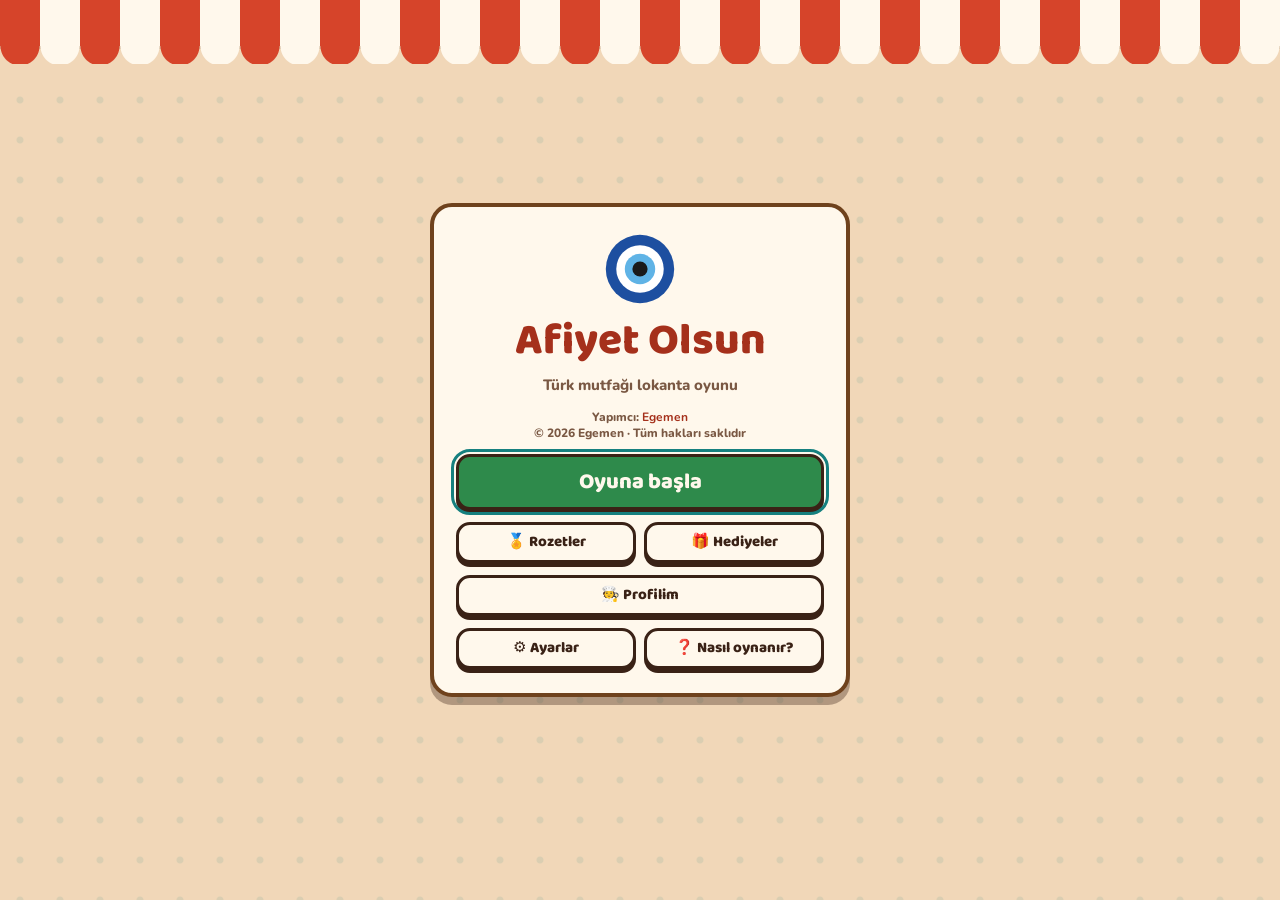
<file: index.html>
<!doctype html>
<html lang="tr"><head><meta charset="utf-8">
<meta name="viewport" content="width=device-width,initial-scale=1,viewport-fit=cover">
<meta name="theme-color" content="#6f421d">
<meta name="apple-mobile-web-app-capable" content="yes">
<meta name="mobile-web-app-capable" content="yes">
<meta name="apple-mobile-web-app-title" content="Afiyet Olsun">
<meta name="apple-mobile-web-app-status-bar-style" content="black-translucent">
<meta name="format-detection" content="telephone=no">
<link rel="manifest" href="manifest.webmanifest">
<link rel="icon" href="icon-192.png">
<link rel="apple-touch-icon" href="icon-512.png">
<script>if ('serviceWorker' in navigator && location.protocol === 'https:') addEventListener('load', () => navigator.serviceWorker.register('sw.js').catch(() => {}));</script>
<title>Afiyet Olsun</title>
<!-- Afiyet Olsun © 2026 Egemen (GitHub: MaelStoorm). Tüm hakları saklıdır. İzinsiz kopyalanamaz, değiştirilemez, yayınlanamaz. -->
<meta name="author" content="Egemen (MaelStoorm)">
<meta name="copyright" content="© 2026 Egemen (MaelStoorm). Tüm hakları saklıdır.">
<link rel="preconnect" href="https://fonts.googleapis.com">
<link rel="preconnect" href="https://fonts.gstatic.com" crossorigin>
<link href="https://fonts.googleapis.com/css2?family=Baloo+2:wght@600;700;800&family=Nunito:wght@600;700;800&display=swap" rel="stylesheet">
<style>
/* Layout: one shop column. HUD strip on top, the active scene (dükkan, mutfak, fırın) under it, a paper slip panel below the scene. One warm world, same in light and dark. */
:root{
  --bg:#f1d7b8;
  --paper:#fff8ec;
  --ink:#3a2216;
  --ink-soft:#7a5843;
  --tomato:#d6442a;
  --tomato-dark:#a5301b;
  --cini:#16807f;
  --cini-soft:#d6ecea;
  --wood:#a86a37;
  --wood-dark:#6f421d;
  --gold:#f2b134;
  --good:#2e8a4b;
  --line:#e6ceae;
  --display:"Baloo 2","Trebuchet MS",system-ui,sans-serif;
  --body:"Nunito",system-ui,-apple-system,"Segoe UI",sans-serif;
  color-scheme:light;
  --sat:env(safe-area-inset-top,0px);--sar:env(safe-area-inset-right,0px);--sab:env(safe-area-inset-bottom,0px);--sal:env(safe-area-inset-left,0px);
  --ih:calc(100vh - max(0px,var(--sab) - 6px) - max(0px,var(--sat) - 6px));
}
@supports (height:100dvh){:root{--ih:calc(100dvh - max(0px,var(--sab) - 6px) - max(0px,var(--sat) - 6px))}}
html,body{min-height:100%}
html{-webkit-text-size-adjust:100%;text-size-adjust:100%;touch-action:manipulation}
body{-webkit-tap-highlight-color:transparent;-webkit-user-select:none;user-select:none;-webkit-touch-callout:none;overscroll-behavior:none}
input,textarea{-webkit-user-select:text;user-select:text}
[hidden]{display:none!important}
body{
  background:var(--bg);
  background-image:radial-gradient(circle at 20px 20px, rgba(22,128,127,.10) 3px, transparent 4px);
  background-size:40px 40px;
  color:var(--ink);font-family:var(--body);font-size:15px;line-height:1.45;
  padding:max(14px,var(--sat)) max(16px,var(--sar)) max(32px,var(--sab)) max(16px,var(--sal));
}
.game{max-width:980px;margin:0 auto;display:flex;flex-direction:column;gap:12px}
button{font:inherit;color:inherit;cursor:pointer}
button:focus-visible{outline:3px solid var(--cini);outline-offset:2px}

/* HUD */
.hud{display:flex;flex-wrap:wrap;align-items:center;justify-content:space-between;gap:10px}
.brand{display:flex;align-items:center;gap:10px}
.brand svg{width:40px;height:40px;flex:none}
.brand h1{font-family:var(--display);font-weight:800;font-size:28px;line-height:1;margin:0;color:var(--tomato-dark);letter-spacing:.2px}
.brand small{display:block;font-size:12px;color:var(--ink-soft);font-weight:700;letter-spacing:.06em;text-transform:uppercase}
.stats{display:flex;flex-wrap:wrap;gap:8px}
.chip{background:var(--paper);border:2px solid var(--line);border-radius:999px;padding:4px 12px;font-weight:800;font-variant-numeric:tabular-nums;display:flex;gap:6px;align-items:baseline}
.chip span{font-size:11px;text-transform:uppercase;letter-spacing:.06em;color:var(--ink-soft)}
.chip.money b{color:var(--good)}
.chip.mute{cursor:pointer}
.chip.pat{align-items:center}
.chip.pat.off{visibility:hidden}
.chip.mute.off b{opacity:.35;text-decoration:line-through}
.pat-bar{display:inline-block;width:72px;height:12px;border-radius:99px;background:#ead7bd;border:2px solid var(--ink);overflow:hidden}
.pat-bar i{display:block;height:100%;width:100%;background:var(--good);transition:width .2s linear}
.chip.pat b{font-size:15px;line-height:1}
.chip.pat.low{animation:shake .4s 2}
.decor-prev{width:100%;max-width:560px;aspect-ratio:16/9;display:block;border-radius:14px;border:3px solid var(--wood-dark);margin:0 auto 10px}
.upg.using{border-color:var(--cini);background:var(--cini-soft)}
.upg.using em{font-style:normal;color:var(--cini);font-weight:800}

/* Stage */
.stage{position:relative;width:100%;aspect-ratio:16/9;border-radius:18px;overflow:hidden;border:4px solid var(--wood-dark);background:#f4dcbc;box-shadow:0 6px 0 rgba(111,66,29,.25)}
.stage canvas{display:block;width:100%;height:100%}
.stage-wrap{position:relative}
.bubble{position:absolute;right:3%;top:12%;width:42%;background:var(--paper);border:3px solid var(--ink);border-radius:20px;padding:12px 16px;box-shadow:0 4px 0 rgba(58,34,22,.25)}
.bubble::before{content:"";position:absolute;left:-15px;top:38px;border:12px solid transparent;border-right-color:var(--ink);border-left:0}
.bubble::after{content:"";position:absolute;left:-10px;top:40px;border:10px solid transparent;border-right-color:var(--paper);border-left:0}
.bubble b{display:block;font-family:var(--display);font-size:14px;color:var(--cini);line-height:1.1}
.bubble p{margin:2px 0 0;font-size:clamp(14px,2vw,19px);font-weight:800;line-height:1.3;text-wrap:balance}
.bubble.pop{animation:pop .35s cubic-bezier(.2,1.6,.4,1)}
@keyframes pop{from{transform:scale(.6);opacity:0}to{transform:scale(1);opacity:1}}
.float{position:absolute;left:50%;top:48%;font-family:var(--display);font-weight:800;font-size:clamp(22px,4vw,40px);color:var(--good);text-shadow:0 2px 0 #fff;animation:rise 1.4s ease-out forwards;pointer-events:none}
@keyframes rise{from{transform:translate(-50%,0);opacity:1}to{transform:translate(-50%,-90px);opacity:0}}

/* Paper panel under a scene */
.panel{background:var(--paper);border:2px solid var(--line);border-radius:16px;padding:14px 16px;display:flex;flex-wrap:wrap;align-items:center;gap:12px 18px}
.panel p{margin:0;flex:1 1 260px;min-width:0;color:var(--ink-soft);font-weight:700}
.panel p strong{color:var(--ink)}
.btn{border:0;border-radius:14px;padding:12px 20px;font-family:var(--display);font-weight:800;font-size:18px;line-height:1;background:var(--paper);border:3px solid var(--ink);box-shadow:0 4px 0 var(--ink);transition:transform .08s}
.btn:active{transform:translateY(3px);box-shadow:0 1px 0 var(--ink)}
.btn.primary{background:var(--tomato);color:#fff8ec}
.btn.go{background:var(--good);color:#fff8ec}
.btn[disabled]{opacity:.45;cursor:default}
.btn.big{font-size:22px;padding:14px 26px}
.result{display:flex;flex-wrap:wrap;align-items:center;gap:10px 22px;flex:1 1 auto}
.stars{font-size:30px;letter-spacing:2px;color:var(--gold);text-shadow:0 2px 0 var(--wood-dark);line-height:1}
.stars i{font-style:normal;color:#e3cfb3;text-shadow:none}
.earn{display:flex;flex-direction:column;font-variant-numeric:tabular-nums}
.earn span{font-size:11px;text-transform:uppercase;letter-spacing:.06em;color:var(--ink-soft);font-weight:800}
.earn b{font-family:var(--display);font-size:24px;line-height:1;color:var(--good)}
.notes{margin:0;padding:0;list-style:none;flex:1 1 200px;min-width:0;font-weight:700;color:var(--ink-soft)}
.notes li::before{content:"• ";color:var(--tomato)}
.notes li.ok::before{content:"✓ ";color:var(--good)}

/* Kitchen */
.kitchen{display:grid;gap:14px;grid-template-columns:minmax(0,1fr) 300px;grid-template-areas:"board ticket" "board picker" "board actions";align-items:start}
.ticket{grid-area:ticket;background:#fffdf6;border-radius:6px;padding:12px 14px 14px;box-shadow:0 3px 0 rgba(58,34,22,.18);position:relative;transform:rotate(-1deg);border-top:8px solid var(--tomato)}
.ticket-head{display:flex;justify-content:space-between;gap:8px;font-size:12px;text-transform:uppercase;letter-spacing:.06em;color:var(--ink-soft);font-weight:800}
.ticket-dish{font-family:var(--display);font-weight:800;font-size:26px;line-height:1.1;margin:2px 0 6px}
.ticket ul{list-style:none;margin:0;padding:0;display:flex;flex-direction:column;gap:4px}
.ticket li{display:flex;justify-content:space-between;align-items:center;border-bottom:1px dashed var(--line);padding-bottom:3px;font-weight:800}
.ticket em{white-space:nowrap;font-style:normal;font-size:12px;text-transform:uppercase;letter-spacing:.06em;padding:1px 8px;border-radius:99px;background:var(--cini-soft);color:var(--cini)}
.ticket em.bol{background:var(--tomato);color:#fff8ec}
.picker{grid-area:picker;display:flex;flex-direction:column;gap:8px}
.picker h3{margin:0;font-family:var(--display);font-size:18px;line-height:1.1}
.dough-row{display:grid;grid-template-columns:repeat(3,minmax(0,1fr));gap:8px}
.bins{display:grid;grid-template-columns:repeat(auto-fill,minmax(84px,1fr));gap:8px}
.bin,.dough{background:#cfd6d8;border:3px solid #8f9ba0;border-radius:10px;padding:4px 4px 6px;display:flex;flex-direction:column;align-items:center;gap:2px;font-weight:800;font-size:13px;line-height:1.1;text-align:center;box-shadow:inset 0 -4px 0 rgba(0,0,0,.08)}
.dough{background:#f3e3c4;border-color:var(--wood)}
.bin canvas,.dough canvas{width:100%;height:auto;aspect-ratio:112/72;display:block}
.bin[aria-pressed="true"]{border-color:var(--tomato);background:#fde3d6;box-shadow:0 0 0 3px var(--tomato)}
.dough[disabled]{opacity:.4;cursor:default}
.dough small{display:block;font-size:11px;color:var(--ink-soft)}
.actions{grid-area:actions;display:flex;gap:10px;flex-wrap:wrap}
.actions .btn{flex:1 1 auto}
.board-wrap{grid-area:board;display:flex;flex-direction:column;align-items:center;gap:8px;min-width:0}
#board{width:100%;max-width:540px;aspect-ratio:1;touch-action:none;display:block;cursor:crosshair}
.hint{margin:0;text-align:center;font-weight:800;color:var(--ink-soft);min-height:1.4em}
.hint.flash{color:var(--tomato);animation:shake .35s}
@keyframes shake{25%{transform:translateX(-6px)}75%{transform:translateX(6px)}}

/* Oven */
.gauge-wrap{flex:1 1 320px;min-width:0;display:flex;flex-direction:column;gap:4px}
.gauge{position:relative;height:22px;border-radius:99px;border:3px solid var(--ink);background:linear-gradient(90deg,#f5e2b9 0 50%,#7cc576 50% 72%,#e59a3c 72% 86%,#6b3a1c 86% 100%)}
.needle{position:absolute;top:-9px;width:6px;height:34px;margin-left:-3px;background:var(--ink);border-radius:3px;left:0}
.gauge-labels{display:grid;grid-template-columns:50% 22% 28%;font-size:12px;font-weight:800;text-transform:uppercase;letter-spacing:.05em;color:var(--ink-soft)}
.gauge-labels span:nth-child(2){color:var(--good);text-align:center}
.gauge-labels span:nth-child(3){text-align:right}
.oven-tag{position:absolute;left:50%;top:6%;transform:translateX(-50%);background:var(--paper);border:3px solid var(--ink);border-radius:99px;padding:4px 16px;font-family:var(--display);font-weight:800;font-size:clamp(14px,2.4vw,22px);white-space:nowrap}

/* Day end */
#newDayBtn{position:sticky;bottom:8px;z-index:3}
.dayend{background:var(--paper);border:4px solid var(--wood-dark);border-radius:20px;padding:28px 22px;text-align:center;display:flex;flex-direction:column;align-items:center;gap:14px}
.dayend h2{font-family:var(--display);font-size:clamp(30px,5vw,44px);line-height:1;margin:0;color:var(--tomato-dark);text-wrap:balance}
.sum{display:grid;grid-template-columns:repeat(3,minmax(0,1fr));gap:10px;width:100%;max-width:560px}
@media (max-width:480px){.sum{grid-template-columns:repeat(2,minmax(0,1fr))}}
.sum div{border:2px dashed var(--line);border-radius:12px;padding:10px 6px}
.sum span{display:block;font-size:11px;text-transform:uppercase;letter-spacing:.06em;color:var(--ink-soft);font-weight:800}
.sum b{font-family:var(--display);font-size:26px;font-variant-numeric:tabular-nums}
.unlock{background:var(--cini-soft);color:var(--cini);font-weight:800;border-radius:12px;padding:8px 14px;margin:0}

.cut-info{margin:0;font-weight:800;color:var(--ink-soft)}
.cut-info b{font-family:var(--display);font-size:30px;color:var(--ink);display:block;line-height:1.1}
#cutC{width:100%;max-width:540px;aspect-ratio:1;touch-action:none;display:block;cursor:crosshair}
.ticket .quote{font-weight:800;font-style:italic;margin:0;color:var(--ink)}
.ticket .tag{display:inline-block;margin-top:6px;font-size:12px;font-weight:800;text-transform:uppercase;letter-spacing:.06em;color:var(--tomato-dark)}
.ticket .half{font-size:11px;color:var(--ink-soft);text-transform:uppercase;letter-spacing:.06em}
.shop-list{width:100%;max-width:640px;text-align:left}
.shop-list h3{font-family:var(--display);font-size:22px;margin:0 0 8px}
.upgrades{display:grid;grid-template-columns:repeat(auto-fill,minmax(180px,1fr));gap:10px}
.upg{background:#fffdf6;border:2px solid var(--line);border-radius:12px;padding:10px 12px;display:flex;flex-direction:column;gap:6px;text-align:left}
.upg b{font-family:var(--display);font-size:18px;line-height:1.1}
.upg span{font-size:13px;color:var(--ink-soft);font-weight:700;flex:1}
.upg .btn{font-size:15px;padding:8px 12px;align-self:flex-start}
.upg.owned{border-color:var(--good);background:#eef7ee}
.upg.owned em{font-style:normal;color:var(--good);font-weight:800}
.panel .ask{font-size:15px;padding:10px 14px}
.cost{color:var(--tomato-dark)!important}
.book-btn{align-self:flex-start}
.rep{width:100%;max-width:560px;text-align:left;display:flex;flex-direction:column;gap:4px}
.rep-head{display:flex;justify-content:space-between;font-weight:800}
.rep-head b{font-family:var(--display);font-size:22px;color:var(--good)}
.rep-bar{height:18px;border-radius:99px;background:#8f2a1f;border:3px solid var(--ink);overflow:hidden}
.rep-bar i{display:block;height:100%;width:50%;background:var(--good)}
.rep-legend{display:flex;justify-content:space-between;font-size:12px;font-weight:800;text-transform:uppercase;letter-spacing:.05em;color:var(--ink-soft)}
.rep p{margin:4px 0 0;font-weight:700}
.recipe-note{margin:0;font-weight:700;color:var(--ink-soft);font-size:14px}
.title-screen{position:fixed;inset:0;z-index:20;display:flex;align-items:center;justify-content:center;padding:16px;background:rgba(58,34,22,.6);backdrop-filter:blur(3px)}
.title-card{background:var(--paper);border:4px solid var(--wood-dark);border-radius:22px;max-width:420px;width:100%;max-height:92vh;overflow:auto;padding:24px 22px;display:flex;flex-direction:column;align-items:stretch;gap:12px;text-align:center;box-shadow:0 8px 0 rgba(58,34,22,.35)}
.title-card svg{width:76px;height:76px;margin:0 auto}
.title-card h1{font-family:var(--display);font-weight:800;font-size:44px;line-height:1;margin:0;color:var(--tomato-dark)}
.title-card .tag{margin:0;color:var(--ink-soft);font-weight:800}
.save-info{margin:0;font-weight:800;background:var(--cini-soft);color:var(--cini);border-radius:12px;padding:8px 12px}
.confirm{margin:0;font-weight:800;color:var(--tomato-dark);display:flex;flex-direction:column;gap:8px}
.confirm div{display:flex;gap:8px}.confirm .btn{flex:1}
.help{text-align:left;margin:0;padding-left:20px;font-weight:700;color:var(--ink-soft);display:flex;flex-direction:column;gap:6px}
.help b{color:var(--ink)}
.toast{position:fixed;left:50%;bottom:22px;transform:translateX(-50%);z-index:30;pointer-events:none;background:var(--ink);color:#fff8ec;font-weight:800;border-radius:99px;padding:10px 18px;box-shadow:0 4px 0 rgba(0,0,0,.2);animation:pop .3s}
.day-banner{position:fixed;inset:0;z-index:25;display:flex;flex-direction:column;align-items:center;justify-content:center;gap:8px;background:rgba(241,215,184,.92);text-align:center;padding:16px;animation:fadeout 1.9s forwards;cursor:pointer}
.day-banner b{font-family:var(--display);font-size:clamp(46px,10vw,80px);line-height:1;color:var(--tomato-dark)}
.day-banner span{font-weight:800;font-size:18px;color:var(--ink-soft);max-width:440px}
@keyframes fadeout{0%{opacity:0}12%{opacity:1}80%{opacity:1}100%{opacity:0}}
.coach-ring{position:fixed;z-index:15;border:4px solid var(--gold);border-radius:16px;box-shadow:0 0 0 4px rgba(58,34,22,.5),0 0 22px 6px rgba(242,193,78,.8);pointer-events:none;animation:ring 1.1s ease-in-out infinite;transition:all .2s}
@keyframes ring{50%{transform:scale(1.04)}}
.coach{position:fixed;z-index:16;left:50%;transform:translateX(-50%);width:min(440px,calc(100% - 32px));background:var(--paper);border:3px solid var(--ink);border-radius:18px;padding:12px 14px;box-shadow:0 5px 0 rgba(58,34,22,.3);display:flex;gap:12px;align-items:flex-start}
.coach .who{flex:none;width:44px;height:44px;border-radius:50%;background:var(--cini);color:#fff;display:grid;place-items:center;font-family:var(--display);font-weight:800;font-size:22px}
.coach p{margin:0 0 8px;font-weight:800;line-height:1.35}
.coach .row{display:flex;gap:8px;justify-content:flex-end}
.coach .btn{font-size:14px;padding:8px 12px}
.ovl{position:fixed;inset:0;z-index:22;display:flex;align-items:center;justify-content:center;padding:16px;background:rgba(58,34,22,.6)}
.ovl-card,.title-card,.morning,.panel{box-sizing:border-box}
.ovl-card{background:var(--paper);border:4px solid var(--wood-dark);border-radius:20px;max-width:520px;width:100%;max-height:90vh;overflow:auto;padding:20px;display:flex;flex-direction:column;gap:12px;text-align:center}
.ovl-card h2{font-family:var(--display);font-size:30px;line-height:1;margin:0;color:var(--tomato-dark)}
.ovl-card p{margin:0;font-weight:700;color:var(--ink-soft)}
.drinks{display:grid;grid-template-columns:repeat(4,minmax(0,1fr));gap:8px}
@media (max-width:420px){.drinks{grid-template-columns:repeat(2,minmax(0,1fr))}}
.drink{background:#e8f1f2;border:3px solid #8f9ba0;border-radius:12px;padding:6px 4px 8px;font-weight:800;display:flex;flex-direction:column;align-items:center;gap:2px}
.drink canvas{width:100%;height:auto;aspect-ratio:112/72}
.streak{display:grid;grid-template-columns:repeat(7,minmax(0,1fr));gap:6px}
.streak div{border:2px dashed var(--line);border-radius:10px;padding:6px 2px;font-weight:800;font-size:12px;color:var(--ink-soft);display:flex;flex-direction:column;gap:2px}
.streak div b{font-family:var(--display);font-size:14px;color:var(--ink);white-space:nowrap}
@media (max-width:420px){.streak{gap:3px}.streak div{font-size:10px;padding:5px 1px}.streak div b{font-size:12px}}
.streak div.got{background:#eef7ee;border:2px solid var(--good);color:var(--good)}
.streak div.now{background:#fff3cf;border:3px solid var(--gold);transform:scale(1.08)}
.badges{display:grid;grid-template-columns:repeat(auto-fill,minmax(130px,1fr));gap:8px;text-align:left}
.badge{border:2px solid var(--line);border-radius:12px;padding:8px 10px;display:flex;gap:8px;align-items:flex-start;background:#fffdf6}
.badge i{font-style:normal;font-size:26px;line-height:1}
.badge b{display:block;font-family:var(--display);font-size:15px;line-height:1.1}
.badge span{font-size:12px;font-weight:700;color:var(--ink-soft)}
.badge.locked{opacity:.45;filter:grayscale(1)}
.store-sec{text-align:left;display:flex;flex-direction:column;gap:8px}
.store-sec h3{font-family:var(--display);font-size:20px;margin:6px 0 0}
.store-item{display:flex;align-items:center;gap:10px;border:2px solid var(--line);border-radius:12px;padding:10px 12px;background:#fffdf6}
.store-item i{font-style:normal;font-size:28px}
.store-item div{flex:1;min-width:0}
.store-item b{display:block;font-family:var(--display);font-size:17px;line-height:1.1}
.store-item span{font-size:13px;font-weight:700;color:var(--ink-soft)}
.store-item .btn{font-size:14px;padding:8px 12px;white-space:nowrap}
.ad-box{background:#2f4a3a;color:#f6efe0;border-radius:14px;padding:26px 16px;display:flex;flex-direction:column;gap:8px;align-items:center}
.ad-box b{font-family:var(--display);font-size:24px}
.ad-count{font-family:var(--display);font-size:42px;color:var(--gold)}
.goal-line{margin:0;font-weight:800;color:var(--cini);background:var(--cini-soft);border-radius:12px;padding:8px 14px}
.title-row{display:flex;gap:8px}.title-row .btn{flex:1;font-size:15px;padding:10px 8px}
.book{position:fixed;inset:0;background:rgba(58,34,22,.55);display:flex;align-items:center;justify-content:center;padding:16px;z-index:10}
.book-card{background:var(--paper);border:4px solid var(--wood-dark);border-radius:18px;max-width:560px;width:100%;max-height:85vh;overflow:auto;padding:18px 20px;display:flex;flex-direction:column;gap:10px}
.book-card h2{font-family:var(--display);font-size:30px;line-height:1;margin:0;color:var(--tomato-dark)}
.book-card section{border-top:2px dashed var(--line);padding-top:8px}
.book-card h3{font-family:var(--display);font-size:20px;margin:0}
.book-card p{margin:2px 0;font-weight:700}
.book-card .how{color:var(--cini)}
.book-card .btn{align-self:flex-end}
@media (max-width:760px){
  .kitchen{grid-template-columns:minmax(0,1fr);grid-template-areas:"ticket" "picker" "board" "actions"}
  .ticket{transform:none}
  .ticket ul{flex-direction:row;flex-wrap:wrap;gap:6px 14px}
  .ticket li{border:0;gap:6px}
  .ticket-dish{font-size:22px}
  .bins{grid-template-columns:repeat(auto-fill,minmax(70px,1fr))}
}
@media (max-width:600px){
  .bubble{position:relative;right:auto;top:auto;width:auto;margin-top:14px}
  .bubble::before{left:40px;top:-15px;border:12px solid transparent;border-bottom-color:var(--ink);border-top:0}
  .bubble::after{left:42px;top:-10px;border:10px solid transparent;border-bottom-color:var(--paper);border-top:0}
  .brand h1{font-size:24px}
  .btn{font-size:16px;padding:11px 16px}
  .btn.big{font-size:19px}
}

/* Giriş ekranı */
.title-screen{background:var(--bg);background-image:radial-gradient(circle at 20px 20px, rgba(22,128,127,.10) 3px, transparent 4px);background-size:40px 40px;backdrop-filter:none;overflow:hidden}
.title-screen.over{background-color:rgba(58,34,22,.6);background-image:none;backdrop-filter:blur(3px)}
.title-screen.over .awning,.title-screen.over .floaty{display:none}
.awning{position:absolute;top:0;left:0;right:0;height:46px;background:repeating-linear-gradient(90deg,var(--tomato) 0 40px,#fff8ec 40px 80px);box-shadow:0 3px 0 rgba(58,34,22,.15)}
.awning::after{content:"";position:absolute;left:0;right:0;top:100%;height:18px;background:radial-gradient(circle at 20px 0,var(--tomato) 19px,transparent 20px) 0 0/80px 20px repeat-x,radial-gradient(circle at 60px 0,#fff8ec 19px,transparent 20px) 0 0/80px 20px repeat-x}
.floaty span{position:absolute;bottom:-60px;font-size:34px;opacity:.55;animation:floatUp 14s linear infinite}
@keyframes floatUp{from{transform:translateY(0) rotate(0)}to{transform:translateY(-120vh) rotate(40deg)}}
@keyframes bob{50%{transform:translateY(-6px) rotate(-6deg)}}
@keyframes cardIn{from{transform:translateY(24px) scale(.96);opacity:0}to{transform:none;opacity:1}}
.title-card{position:relative;animation:cardIn .45s cubic-bezier(.2,1.3,.4,1)}
.title-card svg{animation:bob 2.6s ease-in-out infinite}
.tc-head,.tc-body{display:flex;flex-direction:column;gap:12px}
/* Ayarlar */
.set-list{display:flex;flex-direction:column;gap:8px;text-align:left}
.set-row{display:flex;align-items:center;justify-content:space-between;gap:12px;border:2px solid var(--line);border-radius:12px;padding:10px 12px;background:#fffdf6}
.set-row.col{flex-wrap:wrap}
.set-row>span{display:flex;flex-direction:column;min-width:0}
.set-row b{font-family:var(--display);font-size:17px;line-height:1.15}
.set-row small{font-size:12px;font-weight:700;color:var(--ink-soft)}
.set-row input[type=range]{flex:0 1 180px;min-width:110px;accent-color:var(--tomato);height:28px}
.tog{flex:none;width:58px;height:32px;border-radius:99px;border:3px solid var(--ink);background:#ead7bd;position:relative;padding:0}
.tog::after{content:"";position:absolute;top:2px;left:2px;width:22px;height:22px;border-radius:50%;background:#fff8ec;border:2px solid var(--ink);transition:left .15s}
.tog[aria-checked="true"]{background:var(--good)}
.tog[aria-checked="true"]::after{left:26px}
.seg{display:flex;border:3px solid var(--ink);border-radius:12px;overflow:hidden;flex:1 1 220px;min-width:0;max-width:100%}
.set-row.col .seg{flex-basis:100%}
.seg button{min-width:0;white-space:nowrap}
.seg button{flex:1 1 auto;border:0;background:#fffdf6;padding:8px 6px;font-weight:800;font-size:14px}
.seg button+button{border-left:2px solid var(--ink)}
.seg button[aria-pressed="true"]{background:var(--tomato);color:#fff8ec}
.set-ver{font-size:12px}
.set-row .btn{font-size:14px;padding:8px 12px;white-space:nowrap}
.owner{margin:0;font-size:12px;font-weight:800;color:var(--ink-soft);line-height:1.4}
.owner b{color:var(--tomato-dark)}
/* Yatay telefon ekranı: her şey tek ekrana sığsın, sayfa kaymasın */
@media (orientation:landscape) and (max-height:600px){
  body{padding:max(6px,var(--sat)) max(12px,var(--sar)) max(6px,var(--sab)) max(12px,var(--sal))}
  .game{max-width:none;gap:6px}
  .hud{flex-wrap:nowrap;gap:8px}
  .brand{gap:6px}
  .brand svg{width:26px;height:26px}
  .brand h1{font-size:19px;white-space:nowrap}
  .brand small{display:none}
  .stats{flex-wrap:nowrap;gap:5px}
  .chip{padding:2px 9px;font-size:14px}
  .chip span{font-size:10px}
  .pat-bar{width:50px}
  #shop:not([hidden]),#oven:not([hidden]){display:grid;grid-template-columns:auto minmax(0,1fr);gap:10px;align-items:start}
  #shop .stage,#oven .stage{width:min(calc((var(--ih) - 62px) * 16 / 9),calc(100vw - 300px));border-width:3px}
  #shop .panel,#oven .panel{margin-top:0!important;flex-direction:column;flex-wrap:nowrap;align-items:stretch;gap:8px;padding:10px 12px;max-height:calc(var(--ih) - 62px);overflow:auto}
  .panel p,.gauge-wrap,.notes{flex:none}
  .result{flex-direction:column;align-items:flex-start;gap:6px}
  .stars{font-size:24px}
  .kitchen{grid-template-columns:auto minmax(0,1fr);grid-template-rows:auto minmax(0,1fr) auto;grid-template-areas:"board ticket" "board picker" "board actions";height:calc(var(--ih) - 58px);gap:6px 12px;align-items:stretch}
  .board-wrap{grid-row:1/4;gap:2px;justify-content:center;width:min(calc(var(--ih) - 104px),44vw)}
  #board,#cutC{width:100%;max-width:none}
  .ticket .recipe-note{font-size:13px;line-height:1.25;margin:0}
  .picker h3{display:none}
  .picker #bins,.picker #doughRow{margin-top:0!important}
  .book-btn{padding:6px 12px;font-size:14px;align-self:flex-start}
  .actions .btn{white-space:nowrap;padding:9px 10px}
  .picker{overflow:auto;min-height:0;gap:6px;padding:2px}
  .ticket{transform:none;padding:6px 10px 8px;border-top-width:6px}
  .ticket-dish{font-size:19px;margin:0 0 2px}
  .ticket ul{flex-direction:row;flex-wrap:wrap;gap:2px 12px}
  .ticket li{border:0;gap:6px;padding:0}
  .bins{grid-template-columns:repeat(auto-fill,minmax(66px,1fr));gap:5px}
  .bin,.dough{font-size:11px;padding:3px 3px 4px;border-width:2px}
  .btn{font-size:15px;padding:9px 14px}
  .btn.big{font-size:18px;padding:11px 18px}
  .actions{gap:6px;flex-wrap:nowrap}
  .hint{font-size:13px;min-height:1.2em;line-height:1.2}
  .bubble{padding:8px 12px;top:8%}
  .bubble p{font-size:15px}
  .title-screen,.ovl{padding:max(10px,var(--sat)) max(10px,var(--sar)) max(10px,var(--sab)) max(10px,var(--sal))}
  .title-card{max-width:780px;display:grid;grid-template-columns:minmax(0,.85fr) minmax(0,1.15fr);gap:10px 22px;align-items:center;padding:16px 20px;max-height:calc(var(--ih) - 20px)}
  .tc-head,.tc-body{gap:8px}
  .title-card h1{font-size:40px}
  .title-card svg{width:60px;height:60px}
  .title-card .btn.big{font-size:19px;padding:11px 18px}
  .awning{height:26px}
  .ovl-card{max-height:calc(var(--ih) - 20px);padding:14px;gap:8px}
  .set-list{display:grid;grid-template-columns:repeat(2,minmax(0,1fr))}
  .set-row>*{min-width:0}
  .seg button{font-size:13px;padding:8px 3px}
  .set-row.col{grid-column:span 1}
  .coach{width:min(400px,46vw);padding:10px 12px}
  .coach p{font-size:14px;margin-bottom:6px}
  .coach .who{width:34px;height:34px;font-size:18px}
  .dayend{padding:16px}
  .day-banner b{font-size:56px}
  .toast{top:auto;bottom:10px;left:max(12px,var(--sal));bottom:max(10px,var(--sab));transform:none;max-width:42vw;font-size:14px;padding:8px 14px;border-radius:14px}
  .dough-row{grid-template-columns:repeat(auto-fill,minmax(104px,1fr));gap:6px}
}
/* alçak yatay ekran (iPhone): mutfakta seçim alanına yer aç */
@media (orientation:landscape) and (max-height:440px){
  .ticket .gen-note{display:none}
  .book-btn{padding:4px 10px;font-size:13px}
  .dough canvas{max-height:50px}
}
/* dar yatay ekran (iPhone çentikli): üst şerit sığsın */
@media (orientation:landscape) and (max-height:600px) and (max-width:960px){
  .brand h1{display:none}
  .chip{padding:2px 7px;font-size:13px}
  .pat-bar{width:40px}
  .hud{gap:6px}
  .stats{gap:4px}
}
/* Yatay oyna uyarısı */
.rotate{display:none}
@media (orientation:portrait) and (max-width:600px){
  .want-land .rotate{display:flex;position:fixed;inset:0;z-index:60;flex-direction:column;align-items:center;justify-content:center;gap:16px;padding:24px;text-align:center;background:var(--bg);background-image:radial-gradient(circle at 20px 20px, rgba(22,128,127,.10) 3px, transparent 4px);background-size:40px 40px}
}
.rotate .phone{width:64px;height:104px;border:6px solid var(--ink);border-radius:14px;background:#fff8ec;position:relative;animation:turn 2.4s ease-in-out infinite}
.rotate .phone::after{content:"";position:absolute;bottom:6px;left:50%;width:16px;height:4px;margin-left:-8px;border-radius:2px;background:var(--ink)}
.rotate b{font-family:var(--display);font-size:28px;line-height:1.1;color:var(--tomato-dark)}
.rotate p{margin:0;font-weight:700;color:var(--ink-soft);max-width:300px}
@keyframes turn{0%,25%{transform:rotate(0)}55%,85%{transform:rotate(-90deg)}100%{transform:rotate(0)}}
@media (prefers-reduced-motion:reduce){.rotate .phone{animation:none;transform:rotate(-90deg)}}
/* Sabah hazırlığı */
.morning{background:var(--paper);border:4px solid var(--wood-dark);border-radius:20px;padding:16px;display:flex;flex-direction:column;gap:12px}
.m-head{display:flex;justify-content:space-between;align-items:flex-start;gap:10px}
.m-head h2{font-family:var(--display);font-size:clamp(26px,4vw,36px);line-height:1;margin:0;color:var(--tomato-dark)}
.m-head p{margin:6px 0 0;font-weight:700;color:var(--ink-soft)}
.m-clock{flex:none;font-family:var(--display);font-weight:800;font-size:18px;background:#fff3cf;border:2px solid var(--gold);border-radius:99px;padding:2px 12px;white-space:nowrap}
.m-grid{display:grid;grid-template-columns:repeat(auto-fill,minmax(170px,1fr));gap:10px}
.m-card{background:#fffdf6;border:2px solid var(--line);border-radius:14px;padding:10px;display:flex;flex-direction:column;gap:6px;text-align:center}
.m-card canvas{width:100%;height:auto;aspect-ratio:112/72;display:block;max-height:96px;object-fit:contain}
.m-card b{font-family:var(--display);font-size:18px;line-height:1.1}
.m-card span{font-size:13px;font-weight:700;color:var(--ink-soft)}
.m-card .btn{font-size:15px;padding:9px 10px}
.m-card.done{border-color:var(--good);background:#eef7ee}
.m-card .miss{color:var(--tomato-dark)}
.tea-bar{height:12px;border-radius:99px;background:#ead7bd;overflow:hidden;border:2px solid var(--ink)}
.tea-bar i{display:block;height:100%;width:0;background:#b5441a}
.m-stock{font-size:13px;font-weight:700;color:var(--ink-soft);display:flex;gap:6px;flex-wrap:wrap;align-items:baseline}
.m-stock b{font-family:var(--display);color:var(--ink);font-size:16px}
.m-stock em{font-style:normal;background:#fde3d6;color:var(--tomato-dark);border-radius:99px;padding:1px 8px}
.market-card{max-width:640px}
.mk-tabs{flex:none}
.mk-tabs button{font-size:13px;padding:8px 4px}
.mk-list{display:grid;grid-template-columns:repeat(auto-fill,minmax(140px,1fr));gap:8px;text-align:left}
.mk-item{border:2px solid var(--line);border-radius:12px;background:#fffdf6;padding:6px;display:flex;flex-direction:column;gap:3px}
.mk-item canvas{width:100%;height:auto;aspect-ratio:112/72}
.mk-item b{font-family:var(--display);font-size:15px;line-height:1.1}
.mk-item small{font-size:12px;font-weight:700;color:var(--ink-soft)}
.mk-item .btn{font-size:14px;padding:7px 8px;margin-top:2px}
.mk-item.low{border-color:var(--tomato);background:#fff3ee}
.mk-sug.mk-mine{background:#fff3dc;font-size:14px;gap:6px}
.mk-mine .btn{align-self:flex-start;font-size:14px;padding:7px 12px}
.mk-chip{border:2px solid var(--line);background:#fffdf6;border-radius:99px;padding:3px 9px;margin:2px 2px 0 0;font:inherit;font-size:13px;font-weight:800;color:var(--ink);cursor:pointer}
.mk-chip i{font-style:normal;color:var(--tomato-dark);margin-left:2px}
.mk-sug{background:var(--cini-soft);border-radius:12px;padding:10px;display:flex;flex-direction:column;gap:8px;text-align:left;font-weight:700}
.bin,.dough{position:relative}
.cnt{position:absolute;top:2px;right:2px;font-style:normal;font-size:11px;font-weight:800;background:var(--ink);color:#fff8ec;border-radius:99px;padding:0 6px;line-height:1.5}
.cnt.zero{background:var(--tomato)}
.bin.empty canvas,.jar.empty canvas{opacity:.35}
.dough.prep{background:#e6f2e0;border-color:var(--good)}
.rack{position:relative;perspective:700px;border-radius:12px;background:#6f421d;padding:8px;margin-top:8px;overflow:hidden}
.rack-in{display:grid;grid-template-columns:repeat(4,minmax(0,1fr));gap:6px;background:#4a2a12;border-radius:8px;padding:6px;box-shadow:inset 0 6px 10px rgba(0,0,0,.4)}
.rack .door{position:absolute;top:0;bottom:0;width:50%;background:repeating-linear-gradient(90deg,#b07440 0 12px,#9a5f30 12px 14px);border:3px solid #6f421d;transition:transform .6s cubic-bezier(.3,1.35,.5,1);pointer-events:none;backface-visibility:hidden}
.rack .door.l{left:0;transform-origin:left center;border-radius:12px 0 0 12px}
.rack .door.r{right:0;transform-origin:right center;border-radius:0 12px 12px 0}
.rack .door::after{content:"";position:absolute;top:calc(50% - 5px);width:10px;height:10px;border-radius:50%;background:#e3b23c}
.rack .door.l::after{right:8px}.rack .door.r::after{left:8px}
.rack.open .door.l{transform:rotateY(-110deg)}
.rack.open .door.r{transform:rotateY(110deg)}
.jar{background:transparent;border:0;padding:0;display:flex;flex-direction:column;align-items:center;font-weight:800;font-size:11px;color:#fff8ec;position:relative;border-radius:8px}
.jar canvas{width:100%;height:auto;aspect-ratio:112/72}
.jar:active{transform:scale(.94)}
.prep-c{width:100%;max-width:320px;aspect-ratio:16/9;margin:0 auto;display:block}
.news{width:100%;max-width:560px;background:#fbf6e8;border:2px solid var(--ink);border-radius:6px;padding:10px 14px;text-align:left;box-shadow:3px 3px 0 rgba(58,34,22,.2)}
.news b{display:block;font-family:var(--display);font-size:20px;line-height:1.15}
.news small{font-weight:800;color:var(--ink-soft);text-transform:uppercase;letter-spacing:.08em;font-size:11px}
.news p{margin:4px 0 0;font-weight:700}
.ticket .diet{display:inline-block;margin:2px 6px 4px 0;font-size:12px;font-weight:800;background:#e2f1dc;color:#2e6b2e;border-radius:99px;padding:1px 8px}
.ticket .chg{display:inline-block;margin:2px 6px 4px 0;background:var(--tomato);color:#fff8ec;border-radius:99px;padding:1px 8px;font-size:12px;font-weight:800;animation:shake .4s 2}
.txt{flex:1 1 160px;min-width:0;font:inherit;font-weight:800;font-size:17px;border:3px solid var(--ink);border-radius:10px;padding:8px 10px;background:#fff;color:var(--ink)}
.stage.quake{animation:quake .45s 3}
@keyframes quake{20%{transform:translate(-9px,3px) rotate(-1deg)}40%{transform:translate(8px,-3px) rotate(1deg)}60%{transform:translate(-6px,2px)}80%{transform:translate(5px,-1px)}}
.perk-lv{letter-spacing:2px;color:var(--gold);font-size:15px}
@media (max-width:520px){
  .morning{padding:12px;gap:10px}
  .m-head h2{font-size:24px}
  .m-clock{display:none}
  .m-head p{font-size:14px}
  .m-grid{grid-template-columns:1fr 1fr;gap:8px}
  .m-card{padding:8px;gap:4px}
  .m-card canvas{max-height:64px}
  .m-card b{font-size:16px}
  .m-card span{font-size:12px}
  .m-card .btn{font-size:13px;padding:7px 6px}
}
@media (orientation:landscape) and (max-height:600px){
  .morning{padding:10px 12px;gap:8px;max-height:calc(var(--ih) - 58px);overflow:auto}
  .m-grid{grid-template-columns:repeat(auto-fill,minmax(140px,1fr));gap:6px}
  .m-card{padding:6px;gap:4px}
  .m-card canvas{max-height:60px;width:auto;margin:0 auto}
  .m-head h2{font-size:24px}
  .m-head p{font-size:13px;margin-top:3px}
  .m-clock{display:none}
  .m-card b{font-size:16px}
  .m-card span{font-size:12px}
  .m-card .btn{font-size:13px;padding:6px 8px}
  .m-stock{font-size:12px}
  #openShopBtn{position:sticky;bottom:0;z-index:2;box-shadow:0 -6px 12px rgba(251,246,232,.95),0 4px 0 var(--ink)}
  .prep-c{max-width:170px}
  .news b{font-size:17px}
}
@media (prefers-reduced-motion:reduce){*{animation:none!important;transition:none!important}}
</style>

<div class="game">
  <header class="hud">
    <div class="brand">
      <svg viewBox="0 0 40 40" aria-hidden="true"><circle cx="20" cy="20" r="18" fill="#1d4fa0"/><circle cx="20" cy="20" r="12.5" fill="#fff"/><circle cx="20" cy="20" r="8" fill="#5fb3e6"/><circle cx="20" cy="20" r="4" fill="#1a1a1a"/></svg>
      <div><h1>Afiyet Olsun</h1><small>Lokanta oyunu</small></div>
    </div>
    <div class="stats">
      <div class="chip"><span>Gün</span><b id="hDay">1</b></div>
      <div class="chip"><span>Saat</span><b id="hClock">11:00</b></div>
      <div class="chip money"><span>Kasa</span><b id="hMoney">0₺</b></div>
      <div class="chip"><span>Ün</span><b id="hRep">50</b></div>
      <div class="chip pat off" id="patChip" title="Müşterinin sabrı"><span>Sabır</span><i class="pat-bar"><i id="patFill"></i></i><b id="patFace">😊</b></div>
      <button class="chip mute" id="menuBtn" type="button" aria-label="Menü" title="Menü"><b>☰</b></button>
      <button class="chip mute" id="muteBtn" type="button" aria-label="Sesi kapat" title="Ses"><b id="hMute">🔊</b></button>
      <button class="chip mute" id="musicBtn" type="button" aria-label="Müziği kapat" title="Müzik"><b id="hMusic">🎵</b></button>
    </div>
  </header>

  <section id="shop">
    <div class="stage-wrap">
      <div class="stage" id="stage">
        <canvas id="stageC" aria-label="Dükkan: müşteri tezgahta"></canvas>
      </div>
      <div class="bubble" id="bubble" hidden><b id="bubName"></b><p id="bubText"></p></div>
    </div>
    <div class="panel" id="panel" style="margin-top:12px"></div>
  </section>

  <section id="morning" hidden>
    <div class="morning">
      <div class="m-head"><div><h2 id="mTitle">Günaydın usta!</h2><p id="mNote"></p></div><span class="m-clock">☀️ Sabah</span></div>
      <div class="m-grid" id="mGrid"></div>
      <div class="m-stock" id="mStock"></div>
      <button class="btn go big" id="openShopBtn" type="button">🔔 Dükkanı aç</button>
    </div>
  </section>

  <section id="kitchen" hidden>
    <div class="kitchen">
      <div class="ticket" id="ticket"></div>
      <div class="picker">
        <button class="btn ask book-btn" id="bookBtn" type="button">Tarif defteri</button>
        <div id="doughPick">
          <h3>1. Ne hazırlıyorsun?</h3>
          <div class="dough-row" id="doughRow" style="margin-top:8px"></div>
        </div>
        <div id="binPick" hidden>
          <h3 id="binTitle">2. Malzemeleri ekle</h3>
          <div class="bins" id="bins" style="margin-top:8px"></div>
          <div class="rack" id="rack" hidden><div class="rack-in" id="rackIn"></div><i class="door l"></i><i class="door r"></i></div>
        </div>
      </div>
      <div class="board-wrap">
        <canvas id="board" aria-label="Hamur tahtası"></canvas>
        <p class="hint" id="hint">Önce hamuru seç.</p>
      </div>
      <div class="actions">
        <button class="btn" id="prepBackBtn" type="button" hidden>Sabaha dön</button>
        <button class="btn" id="resetBtn" type="button">Baştan başla</button>
        <button class="btn" id="undoBtn" type="button" hidden>Geri al</button>
        <button class="btn primary" id="bakeBtn" type="button">Fırına ver</button>
      </div>
    </div>
  </section>

  <section id="oven" hidden>
    <div class="stage">
      <canvas id="ovenC" aria-label="Taş fırın"></canvas>
      <div class="oven-tag" id="ovenTag">Pişiyor…</div>
    </div>
    <div class="panel" style="margin-top:12px">
      <div class="gauge-wrap">
        <div class="gauge"><div class="needle" id="needle"></div></div>
        <div class="gauge-labels"><span id="gl1">Çiğ</span><span>Tam kıvamında</span><span id="gl3">Yanık</span></div>
      </div>
      <button class="btn primary big" id="pullBtn" type="button">Fırından çıkar</button>
    </div>
  </section>

  <section id="cut" hidden>
    <div class="kitchen">
      <div class="ticket" id="ticket2"></div>
      <div class="picker">
        <h3 id="cutTitle">3. Dilimle</h3>
        <p class="cut-info" id="cutInfo"></p>
      </div>
      <div class="board-wrap">
        <canvas id="cutC" aria-label="Kesme tahtası"></canvas>
        <p class="hint" id="cutHint">Bıçakla kesmek için parmağını hamurun bir ucundan öbür ucuna sürükle.</p>
      </div>
      <div class="actions">
        <button class="btn" id="undoCutBtn" type="button">Son kesiği geri al</button>
        <button class="btn primary" id="serveBtn" type="button">Servis et</button>
      </div>
    </div>
  </section>

  <section id="dayend" hidden>
    <div class="dayend">
      <h2 id="deTitle">1. gün bitti!</h2>
      <div class="sum">
        <div><span>Müşteri</span><b id="deServed">0</b></div>
        <div><span>Gelir</span><b id="deEarn">0₺</b></div>
        <div><span>Market</span><b id="deCost">0₺</b></div>
        <div><span>Ortalama</span><b id="deStars">0★</b></div>
        <div><span>Bugünkü kâr</span><b id="deProfit">0₺</b></div>
        <div><span>Kasa</span><b id="deMoney">0₺</b></div>
      </div>
      <div class="rep" id="deRepBox" hidden>
        <div class="rep-head"><span>Mahalle kimi tutuyor?</span><b id="deRep">%50</b></div>
        <div class="rep-bar"><i id="deRepBar"></i></div>
        <div class="rep-legend"><span>Sen</span><span>Kebapçı Kâmil</span></div>
        <p id="deRival"></p>
      </div>
      <div class="news" id="deNews" hidden></div>
      <p class="goal-line" id="deGoal" hidden></p>
      <button class="btn" id="deAdBtn" type="button" hidden>🎁 Hediye: bugünkü kârı 2 katına çıkar</button>
      <p class="unlock" id="deUnlock" hidden></p>
      <div class="shop-list">
        <h3>Ustalıklar</h3>
        <p class="recipe-note" style="margin-bottom:8px">Seviye atladıkça işin kolaylaşır.</p>
        <div id="perks" class="upgrades"></div>
      </div>
      <div class="shop-list">
        <h3>Dükkanı geliştir</h3>
        <div id="upgrades" class="upgrades"></div>
      </div>
      <div class="shop-list">
        <h3>Dükkanı süsle</h3>
        <p class="recipe-note" style="margin-bottom:8px">Aldığın süsler dükkanda hemen görünür. Güzel bir dükkanda müşteriler daha sabırlı bekler.</p>
        <canvas class="decor-prev" id="decorPrev" aria-label="Dükkanın görünümü"></canvas>
        <div id="decor" class="upgrades"></div>
      </div>
      <button class="btn go big" id="newDayBtn" type="button">Yeni güne başla</button>
    </div>
  </section>
</div>

<div class="title-screen" id="titleScr" hidden>
  <div class="awning" aria-hidden="true"></div>
  <div class="floaty" aria-hidden="true"><span style="left:6%;animation-delay:-2s">🥙</span><span style="left:22%;animation-delay:-9s">🍲</span><span style="left:41%;animation-delay:-5s">🫖</span><span style="left:63%;animation-delay:-12s">🥟</span><span style="left:80%;animation-delay:-1s">🍮</span><span style="left:92%;animation-delay:-7s">🧅</span></div>
  <div class="title-card" role="dialog" aria-labelledby="ttl">
  <div class="tc-head">
    <svg viewBox="0 0 40 40" aria-hidden="true"><circle cx="20" cy="20" r="18" fill="#1d4fa0"/><circle cx="20" cy="20" r="12.5" fill="#fff"/><circle cx="20" cy="20" r="8" fill="#5fb3e6"/><circle cx="20" cy="20" r="4" fill="#1a1a1a"/></svg>
    <h1 id="ttl">Afiyet Olsun</h1>
    <p class="tag">Türk mutfağı lokanta oyunu</p>
    <p class="save-info" id="saveInfo" hidden></p>
    <p class="owner">Yapımcı: <b>Egemen</b><br>© 2026 Egemen · Tüm hakları saklıdır</p>
  </div><div class="tc-body">
    <button class="btn go big" id="contBtn" type="button">Devam et</button>
    <button class="btn primary big" id="newBtn" type="button">Yeni oyun</button>
    <div class="confirm" id="newConfirm" hidden>
      Kayıtlı oyunun silinecek ve 1. günden başlayacaksın. Emin misin?
      <div><button class="btn" id="newNo" type="button">Vazgeç</button><button class="btn primary" id="newYes" type="button">Evet, sıfırla</button></div>
    </div>
    <div class="title-row"><button class="btn" id="badgeBtn" type="button">🏅 Rozetler</button><button class="btn" id="storeBtn" type="button">🎁 Hediyeler</button></div>
    <div class="title-row"><button class="btn" id="profBtn" type="button">🧑‍🍳 Profilim</button></div>
    <div class="title-row"><button class="btn" id="setBtn" type="button">⚙️ Ayarlar</button><button class="btn" id="helpBtn" type="button">❓ Nasıl oynanır?</button></div>
    <div id="helpBox" hidden>
      <ol class="help">
        <li><b>Sabah hazırlığı yap.</b> Marketten malzeme al, çayı demle, sarma ve börek gibi yemekleri hazırla, sonra dükkanı aç.</li>
        <li><b>Siparişi dinle.</b> Müşteri ne isterse fişte yazar. Vegan ve vejetaryen müşterilere dikkat!</li>
        <li><b>Doğru malzemeleri koy.</b> Bilmediğin yemekte mutfaktaki Tarif defterine bak.</li>
        <li><b>Pişir.</b> İbre yeşil bölgedeyken fırından ya da ocaktan al.</li>
        <li><b>Dilimle, sar ya da şekil ver,</b> sonra servis et.</li>
        <li><b>Müşteriyi bekletme.</b> Üstteki sabır çubuğu biterse memnuniyet düşer.</li>
        <li><b>Gün sonunda</b> kazandığınla dükkanı geliştir ve süsle.</li>
        <li><b>Oyun kendiliğinden kaydedilir.</b> Kapatıp açınca Devam et'e bas.</li>
      </ol>
      <button class="btn" id="tutAgainBtn" type="button" style="margin-top:10px;width:100%">Öğreticiyi tekrar oyna</button>
    </div>
  </div></div>
</div>
<div class="coach-ring" id="coachRing" hidden></div>
<div class="coach" id="coach" hidden role="status">
  <div class="who" aria-hidden="true">H</div>
  <div><p id="coachText"></p><div class="row"><button class="btn" id="coachSkip" type="button">Öğreticiyi geç</button><button class="btn go" id="coachOk" type="button" hidden>Anladım, başlayalım!</button></div></div>
</div>
<div class="toast" id="toast" hidden></div>
<div class="ovl" id="drinkScr" hidden><div class="ovl-card" role="dialog" aria-labelledby="drinkTtl">
  <h2 id="drinkTtl">Yanına içecek</h2><p id="drinkQ"></p><div class="drinks" id="drinkRow"></div>
</div></div>
<div class="ovl" id="setScr" hidden><div class="ovl-card" role="dialog" aria-labelledby="setTtl">
  <h2 id="setTtl">Ayarlar</h2>
  <div class="set-list">
    <label class="set-row"><span><b>🔔 Ses efektleri</b><small id="sSfxV"></small></span><input type="range" id="sSfx" min="0" max="100" step="5"></label>
    <label class="set-row"><span><b>🎵 Müzik</b><small id="sMusV"></small></span><input type="range" id="sMus" min="0" max="100" step="5"></label>
    <div class="set-row" id="sVibRow"><span><b>📳 Titreşim</b><small>Kasa, hata ve kesme anlarında</small></span><button class="tog" id="sVib" type="button" role="switch" aria-label="Titreşim"></button></div>
    <div class="set-row" id="sNotifRow"><span><b>⏰ Hatırlatmalar</b><small>Oynamadığında akşam bildirim gelsin</small></span><button class="tog" id="sNotif" type="button" role="switch" aria-label="Hatırlatmalar"></button></div>
    <div class="set-row col"><span><b>🎯 Zorluk</b><small id="sDiffNote"></small></span><div class="seg" id="sDiff"><button type="button" data-v="easy">Rahat</button><button type="button" data-v="normal">Normal</button><button type="button" data-v="hard">Usta</button></div></div>
    <!--android:start--><div class="set-row" id="sAdPrivRow" hidden><span><b>📺 Reklam izinleri</b><small>Reklamlar için verdiğin izni değiştir</small></span><button class="btn" id="sAdPriv" type="button">Değiştir</button></div><!--android:end-->
    <div class="set-row col" id="sOriRow"><span><b>📱 Ekran yönü</b><small>Telefonu çevirince ne olsun?</small></span><div class="seg" id="sOri"><button type="button" data-v="auto">Otomatik</button><button type="button" data-v="portrait">Dikey</button><button type="button" data-v="landscape">Yatay</button></div></div>
  </div>
  <div class="title-row"><button class="btn" id="sTut" type="button">🎓 Öğreticiyi tekrar oyna</button><button class="btn" id="sReset" type="button">🗑️ Kaydı sil</button></div>
  <div class="confirm" id="sResetConfirm" hidden>Bütün ilerlemen silinecek ve oyun 1. günden başlayacak. Emin misin?<div><button class="btn" id="sResetNo" type="button">Vazgeç</button><button class="btn primary" id="sResetYes" type="button">Evet, sil</button></div></div>
  <p class="set-ver">🔒 <span id="sPrivTxt">Oyun kişisel veri toplamaz; ilerlemen yalnızca bu cihazda saklanır.</span> <a href="https://maelstoorm.github.io/afiyet-olsun/gizlilik.html" target="_blank" rel="noopener">Gizlilik politikası</a></p>
  <p class="set-ver">Afiyet Olsun · sürüm 1.5.1<br>© 2026 Egemen (MaelStoorm) · Tüm hakları saklıdır.<br>İzinsiz kopyalanamaz ve yayınlanamaz.</p>
  <button class="btn go" id="setClose" type="button">Tamam</button>
</div></div>
<div class="ovl" id="rewardScr" hidden><div class="ovl-card" role="dialog" aria-labelledby="rwTtl">
  <h2 id="rwTtl">Günlük ödül</h2><p id="rwText"></p><div class="streak" id="rwStreak"></div>
  <button class="btn go big" id="rwTake" type="button">Al</button>
  <button class="btn" id="rwAd" type="button">🎁 Hediyeyle 2 katını al</button>
</div></div>
<div class="ovl" id="badgeScr" hidden><div class="ovl-card" role="dialog" aria-labelledby="bgTtl">
  <h2 id="bgTtl">Rozetler</h2><p id="bgStats"></p><div class="badges" id="bgList"></div>
  <button class="btn" id="bgClose" type="button">Kapat</button>
</div></div>
<div class="ovl" id="storeScr" hidden><div class="ovl-card" role="dialog" aria-labelledby="stTtl">
  <h2 id="stTtl">🎁 Hediyeler</h2><p>Kasa: <b id="stMoney">0₺</b></p><div id="stBody"></div>
  <button class="btn" id="stClose" type="button">Kapat</button>
</div></div>
<div class="ovl" id="adScr" hidden><div class="ovl-card" role="dialog" aria-labelledby="adTtl">
  <h2 id="adTtl">🎁 Hediye</h2>
  <div class="ad-box"><b id="adMsg">Hayriye Teyze hediyeni hazırlıyor</b><span id="adSub">Birkaç saniye bekle, hemen geliyor…</span><div class="ad-count" id="adCount">5</div></div>
  <button class="btn go big" id="adDone" type="button" disabled>Ödülü al</button>
  <button class="btn" id="adSkip" type="button">Kapat (ödül yok)</button>
</div></div>
<div class="rotate" id="rotateHint" role="dialog" aria-label="Telefonu yan çevir"><div class="phone"></div><b>Telefonu yan çevir</b><p>Afiyet Olsun yatay oynanır. Ekran dönmüyorsa telefonda otomatik döndürmeyi aç (iPhone'da Denetim Merkezi'nden yön kilidini kapat).</p><button class="btn" id="rotateNo" type="button">Dikey oynamak istiyorum</button></div>
<div class="ovl" id="marketScr" hidden><div class="ovl-card market-card" role="dialog" aria-labelledby="mkTtl">
  <h2 id="mkTtl">🛒 Market</h2><p>Kasa: <b id="mkMoney">0₺</b> · Fiyatlar paket başına.</p>
  <div class="mk-sug" id="mkSug"></div>
  <div class="mk-sug mk-mine" id="mkMine"></div>
  <div class="seg mk-tabs" id="mkTabs"></div>
  <div class="mk-list" id="mkList"></div>
  <button class="btn go" id="mkClose" type="button">Alışveriş tamam</button>
</div></div>
<div class="ovl" id="prepScr" hidden><div class="ovl-card" role="dialog" aria-labelledby="prTtl">
  <h2 id="prTtl">Hazır!</h2><canvas id="prepC" class="prep-c"></canvas><div class="stars" id="prStars"></div><p id="prText"></p><ul class="notes" id="prNotes" style="text-align:left"></ul>
  <button class="btn go big" id="prOk" type="button">Sabaha dön</button>
</div></div>
<div class="ovl" id="profScr" hidden><div class="ovl-card" role="dialog" aria-labelledby="pfTtl">
  <h2 id="pfTtl">Usta kim?</h2><p>Lokantanın sahibini tanıyalım.</p>
  <div class="set-list">
    <label class="set-row col"><span><b>Adın</b><small>Tabelada ve müşterilerin dilinde</small></span><input class="txt" id="pfName" maxlength="14" autocomplete="off" placeholder="Adını yaz"></label>
    <div class="set-row col"><span><b>Cinsiyet</b><small>Müşteriler sana nasıl seslensin?</small></span><div class="seg" id="pfG"><button type="button" data-v="k">Kadın</button><button type="button" data-v="e">Erkek</button><button type="button" data-v="x">Fark etmez</button></div></div>
    <label class="set-row col"><span><b>Yaşın</b><small id="pfAgeV"></small></span><input type="range" id="pfAge" min="8" max="80" step="1"></label>
  </div>
  <button class="btn go big" id="pfOk" type="button">Başlayalım</button>
</div></div>
<div class="day-banner" id="dayBanner" hidden><b id="dbDay"></b><span id="dbText"></span></div>

<div class="book" id="book" hidden>
  <div class="book-card" role="dialog" aria-labelledby="bookTitle">
    <h2 id="bookTitle">Tarif defteri</h2>
    <div id="bookBody"></div>
    <button class="btn" id="bookClose" type="button">Kapat</button>
  </div>
</div>

<script>
document.documentElement.lang = 'tr';
(() => {
const $ = s => document.querySelector(s);
const rnd = (a, b) => a + Math.random() * (b - a);
const pick = a => a[Math.floor(Math.random() * a.length)];
const clamp = (v, a, b) => Math.max(a, Math.min(b, v));
const shuffle = a => a.map(v => [Math.random(), v]).sort((x, y) => x[0] - y[0]).map(x => x[1]);
const cap = s => s.charAt(0).toLocaleUpperCase('tr') + s.slice(1);
const lower = s => s.toLocaleLowerCase('tr').replace(/\bantep/g, 'Antep');
const round5 = v => Math.round(v / 5) * 5;
function mulberry(seed) { return () => { seed |= 0; seed = seed + 0x6D2B79F5 | 0; let t = Math.imul(seed ^ seed >>> 15, 1 | seed); t = t + Math.imul(t ^ t >>> 7, 61 | t) ^ t; return ((t ^ t >>> 14) >>> 0) / 4294967296; }; }

const STORE = 'afiyet-olsun-v1';
const OPEN = 660;                      // 11:00
const GAME_MIN_PER_SEC = 60 / 45;      // 1 oyun saati = 45 saniye

// target: [normal'de en az, bol'da en az] parça · cost: parça/porsiyon başı ₺
const ING = {
  kiyma:    { name: 'Kıyma', label: 'Kıymalı harç', adj: 'kıymalı', spread: true, need: [0.45, 0.75], cost: 18 },
  kasar:    { name: 'Kaşar', adj: 'kaşarlı', target: [10, 20], spacing: 22, cost: .6 },
  sucuk:    { name: 'Sucuk', adj: 'sucuklu', target: [6, 12], spacing: 30, cost: 1.5 },
  pastirma: { name: 'Pastırma', adj: 'pastırmalı', target: [5, 10], spacing: 34, cost: 3, upg: 'pastirma' },
  yumurta:  { name: 'Yumurta', adj: 'yumurtalı', bolAdj: 'çift yumurtalı', target: [1, 2], spacing: 95, cost: 4 },
  peynir:   { name: 'Beyaz peynir', adj: 'peynirli', target: [8, 16], spacing: 24, cost: .6 },
  ispanak:  { name: 'Ispanak', adj: 'ıspanaklı', target: [8, 16], spacing: 26, cost: .4 },
  patates:  { name: 'Patates', adj: 'patatesli', target: [8, 16], spacing: 24, cost: .4 },
  maydanoz: { name: 'Maydanoz', adj: 'maydanozlu', target: [6, 12], spacing: 26, cost: .3 },
  domates:  { name: 'Domates', adj: 'domatesli', target: [5, 10], spacing: 32, cost: .8 },
  biber:    { name: 'Sivri biber', adj: 'acılı', bolAdj: 'çok acılı', target: [5, 10], spacing: 30, cost: .5 },
  // kase ve tepsi malzemeleri: her dokunuş bir porsiyon ekler
  bulgur:     { name: 'Bulgur', style: 'grain', colors: ['#d9b26a', '#c79a4e', '#e8c98a'], cost: 1, main: true, mix: [212, 170, 100] },
  pirinc:     { name: 'Pirinç', style: 'grain', colors: ['#fbf8ef', '#e6dfcc', '#f4efe2'], cost: 1, main: true, mix: [236, 230, 212] },
  salca:      { name: 'Salça', style: 'blob', colors: ['#c0301c'], cost: 1, mix: [190, 52, 30], mw: 2.5 },
  zeytinyagi: { name: 'Zeytinyağı', style: 'liquid', colors: ['rgba(176,164,40,.8)'], cost: 2, mix: [180, 165, 60], mw: .5 },
  yag:        { name: 'Sıvı yağ', style: 'liquid', colors: ['rgba(244,204,70,.75)'], cost: 1 },
  sut:        { name: 'Süt', style: 'liquid', colors: ['rgba(255,255,248,.95)'], cost: 1 },
  nar:        { name: 'Nar ekşisi', style: 'liquid', colors: ['rgba(92,20,28,.88)'], cost: 2, mix: [100, 30, 30] },
  yesilsogan: { name: 'Taze soğan', style: 'rings', colors: ['#5fae3e'], cost: .5, mix: [80, 150, 60], mw: .5 },
  sogan:      { name: 'Kuru soğan', style: 'dice', colors: ['#f4e9f1', '#c98fb4'], cost: .5 },
  nane:       { name: 'Nane', style: 'leaves', colors: ['#2f7a3a', '#4e9a50'], cost: .5, mix: [60, 120, 55], mw: .5 },
  limon:      { name: 'Limon', style: 'slice', colors: ['#f5d23a'], cost: 1 },
  pulbiber:   { name: 'Pul biber', style: 'dust', colors: ['#c8321e', '#e2552e'], cost: .5, mix: [200, 50, 30] },
  karabiber:  { name: 'Karabiber', style: 'dust', colors: ['#2a2420', '#4a403a'], cost: .5 },
  tarcin:     { name: 'Tarçın', style: 'dust', colors: ['#8a5428', '#a8693a'], cost: .5 },
  kusuzumu:   { name: 'Kuş üzümü', style: 'dice', colors: ['#3a1f2e', '#5a2f44'], cost: 1, small: true },
  fistik:     { name: 'Dolmalık fıstık', style: 'dice', colors: ['#f2e6c4', '#dccb98'], cost: 2, small: true },
  yufka:      { name: 'Yufka', style: 'sheet', cost: 3 },
};
// kase ve tepsideyken bazı malzemeler farklı görünür
const PSTYLE = {
  kiyma: { style: 'grain', colors: ['#8f3d1e', '#6b2711', '#a8492a'], mix: [140, 60, 30] },
  yumurta: { style: 'liquid', colors: ['rgba(245,168,30,.85)'] },
  maydanoz: { mix: [70, 140, 60], mw: .5 },
};
// kind: flat = hamur işi (fırın + kesme), bowl = kasede karıştır, tray = tepside fırın + kare kesme, sarma = harç + sar + tencere
// cut: 'radial' = merkezden geçen kesik 2 dilim, 'cross' = enine kesik +1 dilim, 'grid' = dikine × enine
const DISH = {
  lahmacun: { kind: 'flat', name: 'Lahmacun', price: 60, cost: 5, opts: ['maydanoz', 'domates', 'biber'], slices: 1, sliceOpts: [2, 4], cut: 'radial' },
  pide:     { kind: 'flat', name: 'Pide', price: 120, cost: 10, opts: ['kasar', 'sucuk', 'kiyma', 'yumurta', 'pastirma'], slices: 6, sliceOpts: [4, 8], cut: 'cross' },
  gozleme:  { kind: 'flat', name: 'Gözleme', price: 90, cost: 8, opts: ['peynir', 'ispanak', 'patates', 'kiyma'], slices: 4, sliceOpts: [2, 6], cut: 'cross', upg: 'sac' },
  kisir:    { kind: 'bowl', name: 'Kısır', base: 'Kısır kasesi', price: 50, cost: 2,
    variants: [
      { id: 'klasik', label: '', req: ['bulgur', 'salca', 'zeytinyagi', 'yesilsogan', 'maydanoz', 'nane', 'nar'], day: 1 },
      { id: 'acili', label: 'acılı', req: ['bulgur', 'salca', 'zeytinyagi', 'yesilsogan', 'maydanoz', 'nane', 'nar', 'pulbiber'], day: 1 },
    ], optional: ['pulbiber', 'limon'] },
  borek:    { kind: 'tray', name: 'Börek', base: 'Börek tepsisi', price: 100, cost: 4, slices: 9, sliceOpts: [4, 6, 12], cut: 'grid',
    variants: [
      { id: 'patatesli', label: 'patatesli', req: ['yufka', 'patates', 'sogan', 'sut', 'yag', 'yumurta'], day: 1 },
      { id: 'peynirli', label: 'peynirli', req: ['yufka', 'peynir', 'maydanoz', 'sut', 'yag', 'yumurta'], day: 2 },
      { id: 'ispanakli', label: 'ıspanaklı', req: ['yufka', 'ispanak', 'sogan', 'sut', 'yag', 'yumurta'], day: 2 },
    ], optional: ['karabiber', 'pulbiber'] },
  sarma:    { kind: 'sarma', name: 'Yaprak sarma', base: 'Sarma iç harcı', price: 80, cost: 4, count: 8, countOpts: [6, 10, 12],
    variants: [
      { id: 'zeytinyagli', label: 'zeytinyağlı', req: ['pirinc', 'sogan', 'zeytinyagi', 'nane', 'kusuzumu', 'fistik'], day: 1 },
      { id: 'etli', label: 'etli', req: ['pirinc', 'kiyma', 'sogan', 'salca', 'nane'], day: 2 },
    ], optional: ['karabiber', 'tarcin', 'limon', 'pulbiber'] },
};
const ING_FOR = { lahmacun: ['kiyma', 'maydanoz', 'domates', 'biber'], pide: ['kasar', 'sucuk', 'pastirma', 'kiyma', 'yumurta'], gozleme: ['peynir', 'ispanak', 'patates', 'kiyma'] };
const POOL = {
  bowl: ['bulgur', 'pirinc', 'salca', 'zeytinyagi', 'nar', 'yesilsogan', 'sogan', 'maydanoz', 'nane', 'limon', 'pulbiber', 'karabiber', 'tarcin', 'kusuzumu', 'fistik', 'kiyma'],
  tray: ['yufka', 'patates', 'sogan', 'peynir', 'ispanak', 'maydanoz', 'kiyma', 'sut', 'yag', 'yumurta', 'karabiber', 'pulbiber'],
};
Object.assign(ING, {
  un:       { name: 'Un', style: 'grain', colors: ['#fbfaf4', '#ebe5d6'], cost: .5, main: true, mix: [245, 238, 222] },
  tereyagi: { name: 'Tereyağı', style: 'blob', colors: ['#f7e08a'], cost: 2, mix: [245, 220, 140] },
  seker:    { name: 'Şeker', style: 'grain', colors: ['#ffffff', '#ecebe6'], cost: .5, mix: [250, 248, 240], mw: .5 },
  elma:     { name: 'Elma', style: 'dice', colors: ['#f6edc0', '#c9322a'], cost: 1, mix: [240, 225, 170] },
  ceviz:    { name: 'Ceviz', style: 'dice', colors: ['#9a6a3a', '#7a4f28'], cost: 2 },
  pudra:    { name: 'Pudra şekeri', style: 'dust', colors: ['#ffffff', '#f1f1ec'], cost: .5 },
  portakal: { name: 'Portakal', style: 'peel', colors: ['#f08a1c', '#f7a63c'], cost: 1.5, main: true, mix: [240, 140, 30] },
  su:       { name: 'Su', style: 'liquid', colors: ['rgba(150,200,235,.7)'], cost: 0 },
});
DISH.kurabiye = { kind: 'cookie', name: 'Elmalı kurabiye', base: 'Kurabiye hamuru', price: 70, cost: 2, count: 6, countOpts: [4, 8, 10], learn: 'kurabiye',
  variants: [
    { id: 'klasik', label: '', req: ['un', 'tereyagi', 'seker', 'yumurta', 'elma', 'tarcin'], day: 1 },
    { id: 'cevizli', label: 'cevizli', req: ['un', 'tereyagi', 'seker', 'yumurta', 'elma', 'tarcin', 'ceviz'], day: 1 },
  ], optional: ['ceviz', 'pudra'] };
DISH.recel = { kind: 'jam', name: 'Portakal reçeli', base: 'Reçel tenceresi', price: 90, cost: 3, learn: 'recel',
  variants: [{ id: 'klasik', label: '', req: ['portakal', 'seker', 'su', 'limon'], day: 1 }], optional: ['tarcin'] };
Object.assign(ING, {
  mercimek: { name: 'Kırmızı mercimek', style: 'grain', colors: ['#e8823a', '#f09a50', '#d9702a'], cost: 1, main: true, mix: [235, 140, 60], mw: 2 },
  havuc:    { name: 'Havuç', style: 'dice', colors: ['#f07a1a', '#f59a40'], cost: .5, mix: [240, 130, 40] },
  yogurt:   { name: 'Yoğurt', style: 'blob', colors: ['#fbfaf5'], cost: 1.5 },
  sarimsak: { name: 'Sarımsak', style: 'dice', colors: ['#f6f2e4', '#e2d8bc'], cost: .5, small: true },
  patlican: { name: 'Patlıcan', style: 'eggplant', cost: 2, main: true },
});
DISH.mercimek = { kind: 'jam', look: 'soup', name: 'Mercimek çorbası', base: 'Çorba tenceresi', price: 45, cost: 2, day: 2,
  phrase: () => 'bir kase mercimek çorbası', unit: '1 kase', labels: ['Sulu', 'Dibi tuttu'],
  gauge: ['Kaynıyor…', 'Mercimekler pişiyor…', 'Tam kıvamında, ocaktan al!', 'Fazla koyulaştı!', 'Dibi tutuyor!'],
  texts: ['Çorba sulu kalmış!', 'Mercimekler biraz diri.', 'Çorba fazla koyulaşmış.', 'Çorbanın dibi tutmuş!'],
  how: 'Malzemeleri tencereye koy, mercimekler dağılana kadar pişir. İstersen limon ve pul biberle ver.',
  variants: [{ id: 'klasik', label: '', req: ['mercimek', 'sogan', 'havuc', 'salca', 'tereyagi', 'su'], day: 1 }], optional: ['patates', 'nane', 'pulbiber', 'limon'],
  pool: ['mercimek', 'bulgur', 'pirinc', 'sogan', 'havuc', 'patates', 'salca', 'tereyagi', 'su', 'sut', 'nane', 'pulbiber', 'limon', 'seker'] };
DISH.karniyarik = { kind: 'tray', noCut: true, name: 'Karnıyarık', base: 'Karnıyarık tepsisi', price: 110, cost: 3, day: 3,
  phrase: () => 'bir porsiyon karnıyarık', unit: '1 porsiyon',
  texts: ['Patlıcanlar çiğ kalmış!', 'Biraz diri kalmış.', 'Biraz fazla pişmiş.', 'Karnıyarık yanmış!'],
  how: 'Kızarmış patlıcanların karnını yar, içine kıymalı harcı doldur, fırında pişir.',
  variants: [{ id: 'klasik', label: '', req: ['patlican', 'kiyma', 'sogan', 'domates', 'biber', 'salca'], day: 1 }], optional: ['sarimsak', 'maydanoz', 'yag'],
  pool: ['patlican', 'patates', 'kiyma', 'sogan', 'sarimsak', 'domates', 'biber', 'salca', 'yag', 'peynir', 'maydanoz', 'yumurta'] };
DISH.manti = { kind: 'manti', name: 'Mantı', base: 'Mantı iç harcı', price: 110, cost: 4, day: 4, count: 12, countOpts: [8, 10],
  phrase: () => 'bir porsiyon mantı', unit: null,
  texts: ['Mantının hamuru çiğ kalmış!', 'Biraz diri kalmış.', 'Biraz fazla haşlanmış.', 'Mantılar dağılmış!'],
  gauge: ['Su kaynıyor…', 'Mantılar haşlanıyor…', 'Pişti, süzgece al!', 'Fazla haşlanıyor!', 'Mantılar dağılıyor!'], labels: ['Diri', 'Dağıldı'],
  how: 'İç harcı karıştır, hamur karelerine koyup kapat, kaynar suda haşla. Üstüne sarımsaklı yoğurt ve pul biberli tereyağı.',
  variants: [{ id: 'klasik', label: '', req: ['kiyma', 'sogan', 'karabiber', 'yogurt', 'sarimsak', 'tereyagi', 'pulbiber'], day: 1 }], optional: ['nane', 'salca'] };
Object.assign(ING, {
  kadayif: { name: 'Tel kadayıf', style: 'shreds', colors: ['#f0d58a', '#e2bf68', '#f7e3a8'], cost: 2, main: true, mix: [235, 200, 120] },
  serbet:  { name: 'Şerbet', style: 'liquid', colors: ['rgba(240,180,60,.75)'], cost: .5 },
  antep:   { name: 'Antep fıstığı', style: 'dice', colors: ['#6f9f35', '#93c04f'], cost: 2, small: true },
});
DISH.kunefe = { kind: 'tray', noCut: true, name: 'Künefe', base: 'Künefe tepsisi', price: 120, cost: 3, day: 5,
  phrase: () => 'bir porsiyon künefe', unit: '1 porsiyon',
  texts: ['Peyniri hiç erimemiş, künefe çiğ!', 'Biraz daha kızarsaydı.', 'Biraz fazla kızarmış.', 'Künefe yanmış!'],
  how: 'Tel kadayıfı tereyağıyla tepsiye ser, ortasına kaşar koy, fırında kızart. Üstüne şerbet dök, Antep fıstığı serp.',
  variants: [{ id: 'klasik', label: '', req: ['kadayif', 'kasar', 'tereyagi', 'serbet', 'antep'], day: 1 }], optional: [],
  pool: ['kadayif', 'yufka', 'kasar', 'peynir', 'tereyagi', 'serbet', 'antep', 'fistik', 'ceviz', 'seker', 'tarcin', 'su'] };
DISH.menemen = { kind: 'jam', look: 'pan', name: 'Menemen', base: 'Menemen sahanı', price: 70, cost: 2, day: 6,
  phrase: (o, V) => V.label ? `${V.label} bir menemen` : 'bir menemen', unit: '1 sahan', labels: ['Sulu', 'Kurudu'],
  gauge: ['Tereyağı eriyor…', 'Domatesler pişiyor…', 'Yumurtalar tam kıvamında, ocaktan al!', 'Yumurtalar kuruyor!', 'Dibi tutuyor!'],
  texts: ['Menemen sulu kalmış!', 'Yumurtalar biraz çiğ.', 'Yumurtalar kurumuş.', 'Menemenin dibi tutmuş!'],
  how: 'Sahanda tereyağını erit, sivri biberi ve domatesi pişir, yumurtaları kır. Soğanlı mı soğansız mı, müşteri ne derse!',
  variants: [{ id: 'sogansiz', label: 'soğansız', req: ['domates', 'biber', 'yumurta', 'tereyagi'], day: 1 },
             { id: 'soganli', label: 'soğanlı', req: ['domates', 'biber', 'yumurta', 'tereyagi', 'sogan'], day: 1 }],
  optional: ['pulbiber', 'karabiber', 'peynir'],
  pool: ['domates', 'biber', 'yumurta', 'tereyagi', 'sogan', 'pulbiber', 'karabiber', 'peynir', 'salca', 'patates', 'sut', 'maydanoz'] };
ING.tofu = { name: 'Tofu', style: 'dice', colors: ['#f8f4e6', '#e9e1c8'], cost: 1.5, mix: [240, 232, 210] };
DISH.tofumenemen = { kind: 'jam', look: 'pan', name: 'Tofulu menemen', base: 'Tofu sahanı', price: 75, cost: 2, day: 6,
  phrase: (o, V) => V.label ? `${V.label} bir tofulu menemen` : 'bir tofulu menemen', unit: '1 sahan', labels: ['Sulu', 'Kurudu'],
  gauge: ['Zeytinyağı ısınıyor…', 'Domatesler pişiyor…', 'Tofu tam kıvamında, ocaktan al!', 'Tofu kuruyor!', 'Dibi tutuyor!'],
  texts: ['Menemen sulu kalmış!', 'Tofu biraz çiğ kalmış.', 'Tofu kurumuş.', 'Menemenin dibi tutmuş!'],
  how: 'Sahanda zeytinyağını ısıt, sivri biberi ve domatesi pişir, tofuyu ufalayıp ekle. Yumurtasız, tamamen bitkisel bir menemen!',
  variants: [{ id: 'sogansiz', label: 'soğansız', req: ['domates', 'biber', 'tofu', 'zeytinyagi'], day: 1 },
             { id: 'soganli', label: 'soğanlı', req: ['domates', 'biber', 'tofu', 'zeytinyagi', 'sogan'], day: 1 }],
  optional: ['pulbiber', 'karabiber', 'kimyon'],
  pool: ['domates', 'biber', 'tofu', 'zeytinyagi', 'sogan', 'yumurta', 'tereyagi', 'peynir', 'pulbiber', 'karabiber', 'kimyon', 'salca', 'maydanoz'] };
const DRINKS = {
  ayran:    { name: 'Ayran', price: 15, ask: ['Yanında bir ayran da alayım.', 'Yanına köpüklü, beyaz, serin bir şey ver.'] },
  salgam:   { name: 'Şalgam', price: 15, ask: ['Yanında acılı bir şalgam olsun!', 'Yanına mor renkli, ekşi ve acı bir şey ver.'] },
  cay:      { name: 'Çay', price: 10, ask: ['Bir de çay alırım, ince belli bardakta.', 'Yanına tavşan kanı, demli bir şey ver.'] },
  limonata: { name: 'Limonata', price: 15, ask: ['Bir de limonata!', 'Yanına sarı, mayhoş, buzlu bir şey ver.'] },
};
POOL.garnish = ['yogurt', 'sarimsak', 'tereyagi', 'pulbiber', 'nane', 'salca', 'sut', 'limon', 'seker'];
POOL.sweet = ['un', 'tereyagi', 'seker', 'esmerseker', 'pudra', 'yumurta', 'sut', 'elma', 'havuc', 'patates', 'portakal', 'tarcin', 'ceviz', 'su', 'limon'];
Object.assign(ING, {
  mantar:     { name: 'Mantar', adj: 'mantarlı', target: [6, 12], spacing: 28, cost: .8 },
  kimyon:     { name: 'Kimyon', style: 'dust', colors: ['#a07a3a', '#86622a'], cost: .5 },
  esmerseker: { name: 'Esmer şeker', style: 'grain', colors: ['#a8692e', '#8f5524', '#c08040'], cost: .5, mix: [170, 110, 50], mw: .5 },
});
ING.sogan.style = 'onion'; ING.sogan.colors = ['#fbf3e6', '#c9a06a'];
DISH.pide.opts.push('mantar', 'domates', 'biber'); ING_FOR.pide.push('mantar', 'domates', 'biber');
DISH.gozleme.opts.push('mantar'); ING_FOR.gozleme.push('mantar');
DISH.kurabiye.name = 'Kurabiye';
DISH.kurabiye.variants = [
  { id: 'klasik', label: 'elmalı', req: ['un', 'tereyagi', 'seker', 'yumurta', 'elma', 'tarcin'], day: 1 },
  { id: 'cevizli', label: 'cevizli elmalı', req: ['un', 'tereyagi', 'seker', 'yumurta', 'elma', 'tarcin', 'ceviz'], day: 1 },
  { id: 'havuclu', label: 'havuçlu', req: ['un', 'tereyagi', 'esmerseker', 'yumurta', 'havuc', 'tarcin'], day: 1 },
];
DISH.kurabiye.optional = ['ceviz', 'pudra', 'sut'];
DISH.mercimek.variants = [
  { id: 'klasik', label: 'tereyağlı', req: ['mercimek', 'sogan', 'havuc', 'salca', 'tereyagi', 'su'], day: 1 },
  { id: 'zeytinyagli', label: 'zeytinyağlı', req: ['mercimek', 'sogan', 'havuc', 'salca', 'zeytinyagi', 'su'], day: 1 },
];
DISH.mercimek.pool.push('zeytinyagi', 'kimyon'); DISH.mercimek.optional.push('kimyon');
DISH.mercimek.phrase = (o, V) => `bir kase ${V.label} mercimek çorbası`;
DISH.cigkofte = { kind: 'bowl', name: 'Etsiz çiğ köfte', base: 'Çiğ köfte kasesi', price: 60, cost: 2,
  phrase: () => 'bir porsiyon etsiz çiğ köfte', unit: '1 porsiyon',
  how: 'Bulguru salça ve pul biberle iyice yoğur; soğan, sarımsak, nar ekşisi ve maydanozu ekle. İçinde et yok, tamamen bitkisel!',
  variants: [{ id: 'klasik', label: '', req: ['bulgur', 'salca', 'pulbiber', 'sogan', 'sarimsak', 'nar', 'maydanoz'], day: 1 }],
  optional: ['kimyon', 'karabiber', 'limon', 'zeytinyagi', 'yesilsogan'],
  pool: ['bulgur', 'pirinc', 'salca', 'nar', 'zeytinyagi', 'sogan', 'sarimsak', 'yesilsogan', 'maydanoz', 'limon', 'kiyma', 'pulbiber', 'karabiber', 'kimyon'] };
DISH.imambayildi = { kind: 'tray', noCut: true, name: 'İmam bayıldı', base: 'İmam bayıldı tepsisi', price: 55, cost: 3, day: 2,
  phrase: () => 'bir porsiyon imam bayıldı', unit: '1 porsiyon',
  texts: ['Patlıcanlar çiğ kalmış!', 'Biraz diri kalmış.', 'Biraz fazla pişmiş.', 'Patlıcanlar yanmış!'],
  how: 'Patlıcanların ortasını yar; zeytinyağında kavrulmuş soğan, sarımsak, domates ve biberi içine doldur, fırında pişir. İçinde et yok.',
  variants: [{ id: 'klasik', label: '', req: ['patlican', 'sogan', 'sarimsak', 'domates', 'biber', 'zeytinyagi'], day: 1 }], optional: ['maydanoz', 'karabiber'],
  pool: ['patlican', 'patates', 'kiyma', 'sogan', 'sarimsak', 'domates', 'biber', 'salca', 'zeytinyagi', 'yag', 'peynir', 'maydanoz'] };
DISH.sarma.price = 50; DISH.borek.price = 40; DISH.mercimek.price = 35; DISH.karniyarik.price = 70;
// vegan ve vejetaryen seçenekler
Object.assign(ING, {
  nohut:     { name: 'Nohut', style: 'peas', colors: ['#e9cd92', '#d8b676', '#f2dcab'], cost: 1, main: true, mix: [228, 200, 150] },
  tahin:     { name: 'Tahin', style: 'liquid', colors: ['rgba(190,150,96,.92)'], cost: 2, mix: [200, 165, 110], mw: 1.5 },
  salatalik: { name: 'Salatalık', style: 'cuke', colors: ['#3f7d2a', '#d7e9a8'], cost: .5, mix: [150, 190, 100], mw: .5 },
});
DISH.coban = { kind: 'bowl', toss: true, name: 'Çoban salatası', base: 'Salata kasesi', price: 40, cost: 2, day: 2,
  phrase: () => 'bir çoban salatası', unit: '1 kase',
  how: 'Domates, salatalık, sivri biber ve soğanı doğra, maydanozu ekle. Zeytinyağı ve limonla hafifçe karıştır. Tamamen bitkisel!',
  variants: [{ id: 'klasik', label: '', req: ['domates', 'salatalik', 'biber', 'sogan', 'maydanoz', 'zeytinyagi', 'limon'], day: 1 }],
  optional: ['nar', 'pulbiber', 'nane', 'karabiber'],
  pool: ['domates', 'salatalik', 'biber', 'sogan', 'yesilsogan', 'maydanoz', 'nane', 'zeytinyagi', 'limon', 'nar', 'peynir', 'patates', 'pulbiber', 'karabiber', 'kimyon'] };
DISH.humus = { kind: 'bowl', name: 'Humus', base: 'Humus kasesi', price: 50, cost: 2, day: 3,
  phrase: (o, V) => V.label ? `${V.label} bir humus` : 'bir kase humus', unit: '1 kase',
  how: 'Haşlanmış nohudu tahin, limon, sarımsak ve zeytinyağıyla pürüzsüz olana kadar ez. Tamamen bitkisel!',
  variants: [
    { id: 'klasik', label: '', req: ['nohut', 'tahin', 'limon', 'sarimsak', 'zeytinyagi'], day: 1 },
    { id: 'pulbiberli', label: 'pul biberli', req: ['nohut', 'tahin', 'limon', 'sarimsak', 'zeytinyagi', 'pulbiber'], day: 1 },
  ], optional: ['kimyon', 'maydanoz', 'pulbiber'],
  pool: ['nohut', 'mercimek', 'tahin', 'yogurt', 'limon', 'sarimsak', 'sogan', 'zeytinyagi', 'tereyagi', 'maydanoz', 'nane', 'pulbiber', 'kimyon', 'karabiber'] };
DISH.mercimekkoftesi = { kind: 'bowl', name: 'Mercimek köftesi', base: 'Köfte harcı kasesi', price: 55, cost: 2, day: 4,
  phrase: (o, V) => V.label ? `bir porsiyon ${V.label} mercimek köftesi` : 'bir porsiyon mercimek köftesi', unit: '1 porsiyon',
  how: 'Haşlanmış kırmızı mercimeği bulgurla karıştır; soğan, salça, zeytinyağı ve kimyonu ekle, taze soğan ve maydanozla yoğur. İçinde et yok!',
  variants: [
    { id: 'klasik', label: '', req: ['mercimek', 'bulgur', 'sogan', 'salca', 'zeytinyagi', 'kimyon', 'yesilsogan', 'maydanoz'], day: 1 },
    { id: 'acili', label: 'acılı', req: ['mercimek', 'bulgur', 'sogan', 'salca', 'zeytinyagi', 'kimyon', 'yesilsogan', 'maydanoz', 'pulbiber'], day: 1 },
  ], optional: ['limon', 'nar', 'pulbiber', 'karabiber'],
  pool: ['mercimek', 'bulgur', 'pirinc', 'sogan', 'salca', 'zeytinyagi', 'tereyagi', 'yesilsogan', 'maydanoz', 'nane', 'limon', 'nar', 'kiyma', 'yumurta', 'kimyon', 'pulbiber', 'karabiber'] };
DISH.kurabiye.variants.push({ id: 'tahinli', label: 'tahinli', req: ['un', 'tahin', 'seker', 'yag'], day: 3 });
DISH.kurabiye.optional.push('tarcin');
POOL.sweet.push('yag', 'tahin');
// sabah hazırlanan yemekler: tencere ya da tepsi bir kez yapılır, gün boyu porsiyon porsiyon satılır
const PREP = {
  sarma: { yield: d => Math.max(1, Math.floor(rolledCount(d) / 2)), unit: 'porsiyon', count: 12 },
  borek: { yield: d => clamp(slicesOf(d), 4, 12), unit: 'dilim', slices: 9 },
  mercimek: { yield: () => 8, unit: 'kase' },
  karniyarik: { yield: () => 6, unit: 'porsiyon' },
  imambayildi: { yield: () => 6, unit: 'porsiyon' },
};
const isPrep = k => !!PREP[k];
// beslenme: vegan hiç hayvansal ürün yemez, vejetaryen et yemez
const MEAT = ['kiyma', 'sucuk', 'pastirma'];
const ANIMAL = MEAT.concat(['kasar', 'peynir', 'yumurta', 'tereyagi', 'sut', 'yogurt']);
const dietBad = (diet, t) => diet === 'vegan' ? ANIMAL.includes(t) : diet === 'vejetaryen' ? MEAT.includes(t) : false;
const DIET_TAG = { vegan: '🌱 Vegan', vejetaryen: '🧀 Vejetaryen' };
const DIET_WORD = { vegan: 'vegan', vejetaryen: 'vejetaryen' };
// market: [reyon, birim, kaç porsiyon, fiyat, (ad)]
const MCATS = [['manav', '🥬 Manav'], ['kasap', '🥩 Kasap'], ['sut', '🧀 Şarküteri'], ['bakkal', '🛒 Bakkal'], ['baharat', '🌶️ Aktar']];
const MARKET = {
  domates: ['manav', '1 kg', 8, 12], biber: ['manav', '500 g', 8, 8], maydanoz: ['manav', '1 demet', 8, 6], yesilsogan: ['manav', '1 demet', 6, 6],
  sogan: ['manav', '1 kg', 10, 8], sarimsak: ['manav', '2 baş', 10, 8], patates: ['manav', '1 kg', 8, 8], ispanak: ['manav', '1 bağ', 6, 10],
  patlican: ['manav', '1 kg', 6, 16], havuc: ['manav', '1 kg', 8, 8], limon: ['manav', '4 adet', 8, 8], elma: ['manav', '1 kg', 8, 12],
  portakal: ['manav', '1 kg', 6, 14], nane: ['manav', '1 demet', 8, 5], mantar: ['manav', '250 g', 6, 15],
  kiyma: ['kasap', '1 kg', 8, 90], sucuk: ['kasap', '250 g', 6, 30], pastirma: ['kasap', '200 g', 5, 45],
  kasar: ['sut', '500 g', 8, 35], peynir: ['sut', '500 g', 8, 30], yumurta: ['sut', '10 adet', 10, 25], tereyagi: ['sut', '250 g', 8, 25],
  sut: ['sut', '1 litre', 8, 12], yogurt: ['sut', '1 kg', 8, 18], tofu: ['sut', '400 g', 6, 30],
  beze: ['bakkal', '10 adet', 10, 30, 'Hamur bezesi'], caypaketi: ['bakkal', '1 paket (3 demlik)', 3, 15, 'Çay'],
  yufka: ['bakkal', '6 yaprak', 6, 18], bulgur: ['bakkal', '1 kg', 10, 12], pirinc: ['bakkal', '1 kg', 10, 14], mercimek: ['bakkal', '1 kg', 10, 14],
  un: ['bakkal', '2 kg', 12, 8], seker: ['bakkal', '1 kg', 12, 8], esmerseker: ['bakkal', '500 g', 8, 8], pudra: ['bakkal', '250 g', 8, 5],
  salca: ['bakkal', '1 kavanoz', 10, 14], zeytinyagi: ['bakkal', '1 litre', 10, 30], yag: ['bakkal', '1 litre', 12, 15], nar: ['bakkal', '1 şişe', 8, 18],
  kusuzumu: ['bakkal', '100 g', 8, 10], fistik: ['bakkal', '100 g', 8, 20], ceviz: ['bakkal', '250 g', 8, 20], kadayif: ['bakkal', '500 g', 6, 20],
  serbet: ['bakkal', '1 şişe', 8, 6], antep: ['bakkal', '100 g', 8, 25], nohut: ['bakkal', '1 kg', 10, 16], tahin: ['bakkal', '1 kavanoz', 10, 28],
  salatalik: ['manav', '1 kg', 8, 10],
  pulbiber: ['baharat', '1 paket', 20, 8], karabiber: ['baharat', '1 paket', 20, 8], tarcin: ['baharat', '1 paket', 20, 8], kimyon: ['baharat', '1 paket', 20, 8],
};
const mName = k => MARKET[k] && MARKET[k][4] || (ING[k] ? ING[k].name : k);
const SPICES = ['pulbiber', 'karabiber', 'tarcin', 'kimyon'];


const UPG = [
  { id: 'sac', name: 'Gözleme sacı', price: 150, desc: 'Menüye gözleme eklenir.' },
  { id: 'pastirma', name: 'Kayseri pastırması', price: 200, desc: 'Pideye yeni malzeme: pastırma.' },
  { id: 'cay', name: 'Çay ocağı', price: 200, desc: 'Bekleyen müşteriye demlikten çay ikram edilir, memnuniyet artar.' },
  { id: 'mesai', name: 'Uzun mesai', price: 300, desc: 'Dükkan 19:00 yerine 21:00\'de kapanır.' },
  { id: 'masa', name: 'Masa ve sandalye', price: 350, desc: 'Müşteriler daha çok bahşiş bırakır.' },
];

// perkler: seviyeli geliştirmeler
const PERKS = [
  { id: 'firin', icon: '🔥', name: 'Taş fırın', desc: 'Fırın daha hızlı pişirir.', price: [150, 300, 500] },
  { id: 'ocak', icon: '🍲', name: 'Güçlü ocak', desc: 'Tencere ve sahan daha hızlı pişer.', price: [150, 300, 500] },
  { id: 'mikser', icon: '🥄', name: 'Mikser', desc: 'Karıştırmak ve yoğurmak çok daha kolay.', price: [120, 260] },
  { id: 'bicak', icon: '🔪', name: 'Usta bıçağı', desc: 'Kısa bir çizgi bile dümdüz bir kesik olur.', price: [180] },
  { id: 'toptanci', icon: '🧾', name: 'Toptancı kartı', desc: 'Market alışverişi %15 ucuz.', price: [250] },
  { id: 'bahsis', icon: '😊', name: 'Güler yüz', desc: 'Bahşişler her seviyede %25 artar.', price: [200, 400] },
  { id: 'buzdolabi', icon: '🧊', name: 'Buzdolabı', desc: 'Sabah hazırlıkları ertesi güne kalır, bozulmaz.', price: [300] },
];
const SPEED = [1, .77, .64, .54];

const DECOR = [
  { id: 'boya_krem', group: 'boya', name: 'Krem boya', price: 0, desc: 'Dükkanın ilk rengi.', wall: ['#f4dcbc', 'rgba(214,68,42,.07)'] },
  { id: 'boya_cini', group: 'boya', name: 'Çini mavisi boya', price: 80, desc: 'Duvarlar serin bir çini mavisine boyanır.', wall: ['#d3e8e4', 'rgba(22,128,127,.10)'] },
  { id: 'boya_nar', group: 'boya', name: 'Nar çiçeği boya', price: 80, desc: 'Duvarlar sıcak bir nar çiçeği rengine boyanır.', wall: ['#f6cfc2', 'rgba(180,45,35,.09)'] },
  { id: 'boya_fistik', group: 'boya', name: 'Fıstık yeşili boya', price: 80, desc: 'Duvarlar açık fıstık yeşiline boyanır.', wall: ['#e0eac6', 'rgba(90,130,40,.11)'] },
  { id: 'saksi', name: 'Sardunya saksıları', price: 60, desc: 'Pencerenin önüne kırmızı sardunyalar.' },
  { id: 'lamba', name: 'Mozaik lamba', price: 90, desc: 'Rengarenk camlı, ışıl ışıl bir lamba.' },
  { id: 'kilim', name: 'Tezgaha kilim', price: 100, desc: 'Tezgahın önüne el dokuması bir kilim.' },
  { id: 'tabela', name: 'Lokanta tabelası', price: 120, desc: 'Tentenin üstüne ahşap bir tabela.' },
  { id: 'bahce', name: 'Bahçe masaları', price: 150, desc: 'Dışarıya örtülü masalar kurulur, pencereden görünür.' },
];
const hasDecor = id => !!(S.decor && S.decor[id]);
const decorCount = () => DECOR.filter(d => d.price && hasDecor(d.id)).length;
const wallColors = () => (DECOR.find(d => d.id === S.decor.wall) || DECOR[0]).wall;

// ---------- state ----------
let S = { day: 1, money: 150, time: OPEN, upg: {}, dayServed: 0, dayEarn: 0, dayCost: 0, dayStars: 0, rep: 50, regulars: [], learned: {}, ev: {}, decor: {}, phase: 'morning', batches: [], cay: 0, perks: {} };
let hadSave = false;
try { const s = JSON.parse(localStorage.getItem(STORE) || 'null'); if (s) { Object.assign(S, s); hadSave = true; if (!s.phase) S.phase = s.dayServed > 0 ? 'open' : 'morning'; } } catch (e) {}
if (hadSave && S.tut === undefined && (S.day > 1 || S.dayServed > 0)) S.tut = true;
if (!S.upg) S.upg = {};
for (const [k, v] of [['regulars', []], ['learned', {}], ['ev', {}], ['decor', {}], ['badges', {}], ['mastered', {}], ['stats', { served: 0, five: 0, drinks: 0 }], ['boost', {}], ['ads', {}]]) if (!S[k]) S[k] = v;
if (typeof S.rep !== 'number') S.rep = 50;
if (typeof S.time !== 'number') S.time = OPEN;
function save() { try { localStorage.setItem(STORE, JSON.stringify(S)); } catch (e) {} }
const has = id => !!S.upg[id];
const perk = id => (S.perks && S.perks[id]) || 0;
if (!S.perks) S.perks = {};
if (S.upg.firin && !S.perks.firin) S.perks.firin = 1;
if (!Array.isArray(S.batches)) S.batches = [];
if (typeof S.cay !== 'number') S.cay = 0;
if (S.inv) delete S.inv.kpeynir;
if (!S.mkList || typeof S.mkList !== 'object') S.mkList = {};
const dishOpen = k => (!DISH[k].day || S.day >= DISH[k].day) && (!DISH[k].upg || has(DISH[k].upg)) && (!DISH[k].learn || !!S.learned[DISH[k].learn]);
const ingOpen = k => !ING[k].upg || has(ING[k].upg);
const kindOf = k => DISH[k].kind;
const closeTime = () => has('mesai') ? 1260 : 1140;
// bugün açık yemeklerin ihtiyaç duyduğu malzemeler
function neededIngs() {
  const s = new Set(['caypaketi']);
  for (const k of Object.keys(DISH).filter(dishOpen)) {
    const D = DISH[k];
    if (D.kind === 'flat') { s.add('beze'); ING_FOR[k].filter(ingOpen).forEach(t => s.add(t)); }
    else D.variants.filter(v => v.day <= S.day).forEach(v => v.req.forEach(t => s.add(t)));
    if (D.kind === 'manti') ['yogurt', 'sarimsak', 'tereyagi', 'pulbiber'].forEach(t => s.add(t));
  }
  s.delete('su');
  return [...s].filter(k => MARKET[k]);
}
function starterInv() {
  const inv = {};
  for (const k of neededIngs()) inv[k] = MARKET[k][2] * (['beze', 'kiyma', 'maydanoz', 'kasar', 'bulgur'].includes(k) ? 2 : 1);
  for (const k of SPICES) inv[k] = inv[k] || MARKET[k][2];
  return inv;
}
if (!S.inv) S.inv = starterInv();
const stock = k => k === 'su' ? 99 : (S.inv[k] || 0);
const clockText = m => String(Math.floor(m / 60)).padStart(2, '0') + ':' + String(Math.floor(m % 60)).padStart(2, '0');

let phase = 'enter';       // enter | order | serve | leave
let cust = null, order = null, result = null, plate = null;
let K = null;              // hazırlanan yemek: {dough, toppings, spread, portions, stage, stir, rolls, bake, cuts}
let sel = null, baking = false, muted = false;

// ---------- ayarlar ----------
const SETKEY = 'afiyet-olsun-set';
const SET = { sfx: 1, mus: 1, vib: true, diff: 'normal', notif: true, orient: 'landscape' };
try { Object.assign(SET, JSON.parse(localStorage.getItem(SETKEY) || '{}')); } catch (e) {}
if (!SET.v13) { SET.v13 = 1; if (SET.orient === 'auto') SET.orient = 'landscape'; }
const saveSet = () => { try { localStorage.setItem(SETKEY, JSON.stringify(SET)); } catch (e) {} };
// Telefon uygulamasının köprüsü (hatırlatma, titreşim, ekran yönü); web sürümünde yoktur
const APP = () => window.AfiyetApp /*android:start*/|| window.AfiyetAndroid /*android:end*/|| null;
const DIFF = {
  easy: { pat: 1.4, tip: 1, note: 'Müşteriler çok daha sabırlı bekler.' },
  normal: { pat: 1, tip: 1, note: 'Oyunun asıl dengesi.' },
  hard: { pat: .75, tip: 1.3, note: 'Müşteriler aceleci, ama bahşiş %30 fazla.' },
};
function buzz(ms) {
  if (!SET.vib) return;
  try { const a = APP(); if (a && a.vibrate) a.vibrate(ms); else if (navigator.vibrate) navigator.vibrate(ms); } catch (e) {}
}

// ---------- audio ----------
let AC = null, NB = null, bgOff = false;   // bgOff: uygulama arka planda, ses yok, oyun durur
const ac = () => (AC = AC || new (window.AudioContext || window.webkitAudioContext)());
function noise(d, ftype, freq, v, q = 1, delay = 0) {
  if (muted || !SET.sfx || bgOff) return;
  v *= SET.sfx;
  try {
    ac();
    if (!NB) { NB = AC.createBuffer(1, AC.sampleRate, AC.sampleRate); const ch = NB.getChannelData(0); for (let i = 0; i < ch.length; i++) ch[i] = Math.random() * 2 - 1; }
    const t = AC.currentTime + delay, src = AC.createBufferSource(), f = AC.createBiquadFilter(), g = AC.createGain();
    src.buffer = NB; f.type = ftype; f.frequency.value = freq; f.Q.value = q;
    g.gain.setValueAtTime(v, t); g.gain.exponentialRampToValueAtTime(0.0001, t + d);
    src.connect(f).connect(g).connect(AC.destination); src.start(t, Math.random() * .5); src.stop(t + d);
  } catch (e) {}
}
function tone(f, d = 0.08, type = 'sine', v = 0.05) {
  if (muted || !SET.sfx || bgOff) return;
  v *= SET.sfx;
  try {
    AC = AC || new (window.AudioContext || window.webkitAudioContext)();
    const o = AC.createOscillator(), g = AC.createGain();
    o.type = type; o.frequency.value = f;
    g.gain.setValueAtTime(v, AC.currentTime);
    g.gain.exponentialRampToValueAtTime(0.0001, AC.currentTime + d);
    o.connect(g).connect(AC.destination); o.start(); o.stop(AC.currentTime + d);
  } catch (e) {}
}
const sfx = {
  plop: () => tone(rnd(380, 540), .07, 'triangle', .05),
  chop: () => { noise(.035, 'bandpass', rnd(2200, 3200), .14, 2); tone(rnd(180, 230), .05, 'triangle', .04); },
  pour: () => { noise(.35, 'lowpass', rnd(700, 1000), .07, 1); noise(.25, 'bandpass', 1800, .02, 3, .05); },
  knife: () => { noise(.14, 'highpass', 3500, .08); tone(1200, .05, 'square', .015); },
  smear: () => { tone(rnd(140, 180), .05, 'triangle', .025); noise(.09, 'bandpass', rnd(600, 1000), .05, 1.5); },
  sizzle: () => noise(rnd(.03, .09), 'highpass', rnd(4000, 7000), rnd(.01, .03)),
  bubble: () => tone(rnd(260, 520), .07, 'sine', .025),
  grumble: () => { tone(120, .25, 'sawtooth', .025); setTimeout(() => tone(98, .3, 'sawtooth', .025), 200); },
  coin: () => { tone(988, .1, 'square', .03); setTimeout(() => tone(1319, .2, 'square', .03), 90); },
  bell: () => { tone(1568, .45, 'sine', .05); setTimeout(() => tone(1319, .6, 'sine', .045), 180); },
  bad: () => tone(150, .3, 'sawtooth', .03),
  whoosh: () => tone(220, .2, 'sine', .04),
  crack: () => { noise(.05, 'highpass', 2600, .16, 1.5); noise(.04, 'bandpass', 1500, .1, 3, .05); tone(rnd(700, 900), .03, 'square', .02); },
  splat: () => { noise(.14, 'lowpass', 520, .12, 1); tone(rnd(150, 190), .09, 'sine', .04); },
};
[['coin', 25], ['bad', 70], ['knife', 12], ['grumble', 40]].forEach(([k, ms]) => { const f = sfx[k]; sfx[k] = () => { f(); buzz(ms); }; });

// ---------- music: hafif bir Hicaz ezgisi ----------
let musicOn = true;
try { musicOn = localStorage.getItem('afiyet-olsun-music') !== '0'; } catch (e) {}
const Music = (() => {
  const HICAZ = [0, 1, 4, 5, 7, 8, 10, 12, 13, 16, 17, 19];   // re hicaz: Re Mi♭ Fa♯ Sol La Si♭ Do Re…
  const f = (deg, oct = 0) => 293.66 * Math.pow(2, (HICAZ[deg] + oct * 12) / 12);
  const MEL = [
    [7, -1, 6, 5, 4, -1, 3, 4], [5, 4, 3, 2, 1, -1, -1, -1], [3, 4, 5, 7, 6, 5, 4, -1], [3, 2, 1, 2, 0, -1, -1, -1],
    [4, -1, 4, 5, 6, 7, 8, -1], [7, 6, 5, 6, 4, -1, -1, -1], [3, 4, 5, 4, 3, 2, 1, 2], [0, -1, -1, -1, 0, -1, -1, -1],
  ];
  const DRUM = 'Dt-tD-t-'.split('');   // maksum usulü
  const BASS = [0, 0, 3, 0, 4, 4, 3, 0];
  const STEP = .21;
  let timer = null, step = 0, nextT = 0, bus = null;
  function pluck(freq, t, v, d = .45) {
    const o = AC.createOscillator(), o2 = AC.createOscillator(), g = AC.createGain();
    o.type = 'triangle'; o.frequency.value = freq; o2.type = 'sine'; o2.frequency.value = freq * 2.01;
    g.gain.setValueAtTime(0, t); g.gain.linearRampToValueAtTime(v, t + .008); g.gain.exponentialRampToValueAtTime(.0001, t + d);
    o.connect(g); o2.connect(g); g.connect(bus); o.start(t); o2.start(t); o.stop(t + d); o2.stop(t + d);
  }
  function drum(kind, t) {
    if (kind === 'D') {
      const o = AC.createOscillator(), g = AC.createGain();
      o.frequency.setValueAtTime(130, t); o.frequency.exponentialRampToValueAtTime(55, t + .18);
      g.gain.setValueAtTime(.22, t); g.gain.exponentialRampToValueAtTime(.0001, t + .22);
      o.connect(g).connect(bus); o.start(t); o.stop(t + .24);
    } else {
      const src = AC.createBufferSource(), fl = AC.createBiquadFilter(), g = AC.createGain();
      src.buffer = NB; fl.type = 'bandpass'; fl.frequency.value = 3200; fl.Q.value = 1.2;
      g.gain.setValueAtTime(.12, t); g.gain.exponentialRampToValueAtTime(.0001, t + .06);
      src.connect(fl).connect(g).connect(bus); src.start(t, Math.random() * .5); src.stop(t + .07);
    }
  }
  function tick() {
    if (nextT < AC.currentTime) nextT = AC.currentTime + .05;
    while (nextT < AC.currentTime + .25) {
      const bar = Math.floor(step / 8) % MEL.length, i = step % 8, n = MEL[bar][i];
      if (n >= 0) pluck(f(n), nextT, .09, i % 2 ? .3 : .5);
      if (DRUM[i] !== '-') drum(DRUM[i], nextT);
      if (i === 0 || i === 4) pluck(f(BASS[bar], -2), nextT, .12, .8);
      if (bar % 4 === 3 && i === 6) pluck(f(7, 1), nextT, .03, .9);
      step++; nextT += STEP;
    }
  }
  return {
    setVol() { if (timer && bus) try { bus.gain.setTargetAtTime(Math.max(.0002, .32 * SET.mus), AC.currentTime, .1); } catch (e) {} },
    start() {
      if (timer || muted || !musicOn || !SET.mus || bgOff) return;
      try {
        ac(); if (AC.state === 'suspended') AC.resume();
        if (!NB) noise(.01, 'lowpass', 100, .0001);
        bus = AC.createGain(); bus.gain.value = .0001; bus.connect(AC.destination);
        bus.gain.exponentialRampToValueAtTime(Math.max(.0002, .32 * SET.mus), AC.currentTime + 1.5);
        nextT = AC.currentTime + .1; timer = setInterval(tick, 60); tick();
      } catch (e) {}
    },
    stop() {
      if (!timer) return;
      clearInterval(timer); timer = null;
      const b = bus; try { b.gain.setTargetAtTime(.0001, AC.currentTime, .2); setTimeout(() => b.disconnect(), 1200); } catch (e) {}
    },
  };
})();

// ---------- geometry ----------
function rr(p, x, y, w, h, r) { p.moveTo(x + r, y); p.arcTo(x + w, y, x + w, y + h, r); p.arcTo(x + w, y + h, x, y + h, r); p.arcTo(x, y + h, x, y, r); p.arcTo(x, y, x + w, y, r); p.closePath(); }
function roundRect(ctx, x, y, w, h, r) { ctx.beginPath(); rr(ctx, x, y, w, h, r); }
function circle(ctx, x, y, r) { ctx.beginPath(); ctx.arc(x, y, r, 0, Math.PI * 2); }
function ellipse(ctx, x, y, rx, ry, rot = 0) { ctx.beginPath(); ctx.ellipse(x, y, rx, ry, rot, 0, Math.PI * 2); }

const PATHS = (() => {
  const l = new Path2D(); l.arc(250, 250, 200, 0, Math.PI * 2);
  const p = new Path2D(); p.moveTo(28, 250); p.bezierCurveTo(120, 118, 380, 118, 472, 250); p.bezierCurveTo(380, 382, 120, 382, 28, 250); p.closePath();
  const g = new Path2D(); rr(g, 50, 120, 400, 260, 46);
  return { lahmacun: l, pide: p, gozleme: g };
})();
const hit = document.createElement('canvas').getContext('2d');
const inside = (type, x, y) => hit.isPointInPath(PATHS[type], x, y);

const RAW = [245, 226, 186], GOLD = [226, 162, 82], BURNT = [80, 44, 22];
const mix = (a, b, t) => a.map((v, i) => Math.round(v + (b[i] - v) * t));
const doughRGB = b => b < 0.6 ? mix(RAW, GOLD, b / 0.6) : mix(GOLD, BURNT, clamp((b - 0.6) / 0.4, 0, 1));
const rgb = (c, k = 0) => `rgb(${c.map(v => clamp(Math.round(v * (1 + k)), 0, 255)).join(',')})`;

function fit(canvas, lw, lh) {
  const r = canvas.getBoundingClientRect();
  const dpr = Math.min(2, window.devicePixelRatio || 1);
  const w = Math.max(1, Math.round(r.width * dpr)), h = Math.max(1, Math.round(r.height * dpr));
  if (canvas.width !== w || canvas.height !== h) { canvas.width = w; canvas.height = h; }
  const ctx = canvas.getContext('2d');
  ctx.setTransform(w / lw, 0, 0, h / lh, 0, 0);
  return ctx;
}

// ---------- ingredient sprites (500-unit dish space) ----------
function drawPiece(ctx, type, x, y, rot, seed, b = 0) {
  const r = mulberry(seed);
  ctx.save(); ctx.translate(x, y); ctx.rotate(rot);
  switch (type) {
    case 'kasar': {
      const melt = clamp((b - 0.3) / 0.3, 0, 1);
      ctx.fillStyle = rgb(mix([249, 216, 92], [238, 172, 60], melt));
      ctx.strokeStyle = 'rgba(185,125,25,.6)'; ctx.lineWidth = 1.5;
      for (let i = 0; i < 3; i++) {
        ctx.save(); ctx.rotate((r() - .5) * .9); ctx.translate((r() - .5) * 10, (i - 1) * 6);
        roundRect(ctx, -13, -2.5, 26, 5 + melt * 3, 3); ctx.fill(); ctx.stroke(); ctx.restore();
      }
      break;
    }
    case 'sucuk':
      ctx.fillStyle = '#9b2b22'; circle(ctx, 0, 0, 14); ctx.fill();
      ctx.lineWidth = 2.5; ctx.strokeStyle = '#5e1510'; ctx.stroke();
      ctx.fillStyle = '#eaa18a';
      for (let i = 0; i < 5; i++) { circle(ctx, (r() - .5) * 16, (r() - .5) * 16, 1.6 + r() * 1.4); ctx.fill(); }
      break;
    case 'domates':
      ctx.fillStyle = '#e2412c'; circle(ctx, 0, 0, 15); ctx.fill();
      ctx.fillStyle = '#f27d5f'; circle(ctx, 0, 0, 10); ctx.fill();
      ctx.fillStyle = '#fbe2a6';
      for (let i = 0; i < 4; i++) { const a = i * Math.PI / 2 + .4; ellipse(ctx, Math.cos(a) * 5.5, Math.sin(a) * 5.5, 2.6, 1.6, a); ctx.fill(); }
      break;
    case 'biber':
      ctx.strokeStyle = '#3c9a35'; ctx.lineWidth = 5; circle(ctx, 0, 0, 10); ctx.stroke();
      ctx.strokeStyle = '#256a20'; ctx.lineWidth = 1.5; circle(ctx, 0, 0, 12.6); ctx.stroke();
      ctx.fillStyle = '#f3efc6'; ellipse(ctx, -2, 1, 1.8, 1.1); ctx.fill(); ellipse(ctx, 2.5, -1.5, 1.8, 1.1); ctx.fill();
      break;
    case 'maydanoz':
      for (let i = 0; i < 5; i++) {
        const a = i * 1.26 + r(), px = Math.cos(a) * 7, py = Math.sin(a) * 7;
        ctx.fillStyle = i % 2 ? '#2f8f3a' : '#3fa548';
        for (let k = 0; k < 3; k++) { const b2 = a + (k - 1) * .9; circle(ctx, px + Math.cos(b2) * 3.5, py + Math.sin(b2) * 3.5, 3.6); ctx.fill(); }
      }
      ctx.strokeStyle = '#1f6a28'; ctx.lineWidth = 1.4; ctx.beginPath(); ctx.moveTo(-7, 7); ctx.lineTo(5, -5); ctx.stroke();
      break;
    case 'mantar':
      ctx.fillStyle = '#efe2c8'; ctx.beginPath(); ctx.arc(0, 0, 13, Math.PI, 0); ctx.quadraticCurveTo(13, 4, 5, 4); ctx.lineTo(4, 12); ctx.quadraticCurveTo(0, 14, -4, 12); ctx.lineTo(-5, 4); ctx.quadraticCurveTo(-13, 4, -13, 0); ctx.closePath(); ctx.fill();
      ctx.strokeStyle = '#9a7048'; ctx.lineWidth = 2; ctx.stroke();
      ctx.strokeStyle = 'rgba(140,100,60,.55)'; ctx.lineWidth = 1; for (const dx of [-8, -3, 3, 8]) { ctx.beginPath(); ctx.moveTo(dx * .5, 2); ctx.lineTo(dx, -9); ctx.stroke(); }
      break;
    case 'yumurta': {
      ctx.fillStyle = '#fffaf0'; ctx.strokeStyle = 'rgba(200,180,150,.6)'; ctx.lineWidth = 2;
      ctx.beginPath();
      for (let i = 0; i <= 12; i++) {
        const a = i / 12 * Math.PI * 2, rad = 34 + (i % 12 === 0 ? 0 : r() * 12);
        const px = Math.cos(a) * rad, py = Math.sin(a) * rad;
        if (i === 0) ctx.moveTo(px, py); else ctx.lineTo(px, py);
      }
      ctx.closePath(); ctx.lineJoin = 'round'; ctx.fill(); ctx.stroke();
      ctx.fillStyle = b > .55 ? '#ea9416' : '#f6a51e'; circle(ctx, 3, 2, 15); ctx.fill();
      ctx.strokeStyle = '#d9840c'; ctx.stroke();
      ctx.fillStyle = 'rgba(255,255,255,.7)'; ellipse(ctx, -2, -4, 5, 3, -.5); ctx.fill();
      break;
    }
    case 'peynir': {
      ctx.fillStyle = '#fdfcf4'; ctx.strokeStyle = '#d6cfb6'; ctx.lineWidth = 1.5;
      ctx.beginPath();
      for (let i = 0; i < 5; i++) { const a = i / 5 * Math.PI * 2, rad = 8 + r() * 4; ctx.lineTo(Math.cos(a) * rad, Math.sin(a) * rad); }
      ctx.closePath(); ctx.fill(); ctx.stroke();
      break;
    }
    case 'ispanak':
      ctx.fillStyle = '#2c6a29'; ellipse(ctx, 0, 0, 15, 8); ctx.fill();
      ctx.strokeStyle = '#59a24c'; ctx.lineWidth = 1.5; ctx.beginPath(); ctx.moveTo(-12, 0); ctx.lineTo(12, 0); ctx.stroke();
      break;
    case 'pastirma':
      ctx.fillStyle = '#8e2a1f'; ctx.beginPath(); ctx.moveTo(-16, -6); ctx.quadraticCurveTo(0, -12, 16, -6); ctx.lineTo(14, 6); ctx.quadraticCurveTo(0, 1, -14, 7); ctx.closePath(); ctx.fill();
      ctx.strokeStyle = '#c2541f'; ctx.lineWidth = 3; ctx.beginPath(); ctx.moveTo(-16, -6); ctx.quadraticCurveTo(0, -12, 16, -6); ctx.stroke();
      ctx.fillStyle = 'rgba(255,220,200,.45)'; ellipse(ctx, -3, -1, 6, 1.5, .1); ctx.fill();
      break;
    case 'patates':
      roundRect(ctx, -8, -8, 16, 16, 4); ctx.fillStyle = '#f1d08a'; ctx.fill();
      ctx.strokeStyle = '#c99c48'; ctx.lineWidth = 1.5; ctx.stroke();
      ctx.fillStyle = 'rgba(255,255,255,.5)'; roundRect(ctx, -5, -5, 6, 4, 2); ctx.fill();
      break;
  }
  ctx.restore();
}

function stampSpread(sp, type, x, y) {
  const c = sp.getContext('2d');
  c.save(); c.clip(PATHS[type]);
  c.fillStyle = '#8f3d1e'; circle(c, x, y, 26); c.fill();
  for (let i = 0; i < 5; i++) {
    c.fillStyle = pick(['#6b2711', '#b8502a', '#a33a1a', '#4f8a2f']);
    const a = Math.random() * 6.28, d = Math.random() * 22;
    circle(c, x + Math.cos(a) * d, y + Math.sin(a) * d, 1.5 + Math.random() * 2.2); c.fill();
  }
  c.restore();
}

function renderDish(ctx, d, noShadow) {
  const path = PATHS[d.dough], b = d.bake || 0, c = doughRGB(b);
  ctx.save();
  if (!noShadow) { ctx.shadowColor = 'rgba(60,30,10,.28)'; ctx.shadowBlur = 14; ctx.shadowOffsetY = 6; }
  ctx.fillStyle = rgb(c); ctx.fill(path);
  ctx.restore();
  ctx.save(); ctx.clip(path);
  const r = mulberry(d.dough.length * 99 + 7);
  for (let i = 0; i < 70; i++) {
    ctx.fillStyle = b > .35 ? `rgba(110,55,20,${.08 + b * .2})` : 'rgba(255,255,255,.35)';
    ellipse(ctx, r() * 500, r() * 500, 3 + r() * 5, 2 + r() * 3, r() * 3); ctx.fill();
  }
  if (d.spread) ctx.drawImage(d.spread, 0, 0, 500, 500);
  for (const t of d.toppings) if (!unborn(t)) drawPiece(ctx, t.type, t.x, t.y, t.rot, t.seed, b);
  if (b > .62) { ctx.globalCompositeOperation = 'multiply'; ctx.fillStyle = `rgba(150,80,30,${clamp((b - .62) * 1.8, 0, .75)})`; ctx.fillRect(0, 0, 500, 500); }
  ctx.restore();
  ctx.save(); ctx.lineJoin = 'round';
  ctx.strokeStyle = rgb(c, -0.1); ctx.lineWidth = d.dough === 'pide' ? 26 : d.dough === 'gozleme' ? 10 : 7; ctx.stroke(path);
  if (d.dough === 'pide') { ctx.strokeStyle = rgb(c, 0.05); ctx.lineWidth = 9; ctx.stroke(path); }
  ctx.restore();
}

function coverage(d) {
  if (!d.spread) return 0;
  const data = d.spread.getContext('2d').getImageData(0, 0, 500, 500).data;
  let tot = 0, cov = 0;
  for (let y = 5; y < 500; y += 10) for (let x = 5; x < 500; x += 10) {
    if (!inside(d.dough, x, y)) continue;
    tot++; if (data[(y * 500 + x) * 4 + 3] > 100) cov++;
  }
  return tot ? cov / tot : 0;
}

// ---------- customers ----------
const SKINS = [['#f6d2b4', '#e2b48f'], ['#eac09a', '#d09f75'], ['#d9a57c', '#bb8259'], ['#b07a52', '#8f5f3c']];
const TYPES = [
  { names: ['Ahmet Amca', 'Hüseyin Amca', 'Rıza Amca', 'Kemal Bey', 'Osman Amca'], hair: ['bald', 'cap'], mustache: 1, colors: ['#d8d2c8', '#9a948a'], glasses: .5, shirt: ['#5b7fa6', '#7b6a4f', '#4f6b52'] },
  { names: ['Ayşe Teyze', 'Fatma Teyze', 'Hatice Hanım', 'Emine Teyze', 'Nermin Hanım'], hair: ['scarf'], colors: ['#8b5a2b'], scarf: ['#c2395a', '#3c7a8f', '#7d4fa0', '#d98a1f'], glasses: .4, shirt: ['#7a3b5a', '#2f5d6e', '#8a6a3a'] },
  { names: ['Ceren', 'Elif', 'Selin', 'Defne', 'Melis'], hair: ['long', 'bun'], colors: ['#3b2618', '#7a4a22', '#c98b3c', '#1f1a17'], glasses: .25, shirt: ['#e07a5f', '#3d8b8b', '#f2b134', '#8f6bb3'] },
  { names: ['Mehmet', 'Onur', 'Emre', 'Burak', 'Kerem'], hair: ['short'], colors: ['#2b1d14', '#5b3a1e', '#1a1a1a'], mustache: .25, glasses: .3, shirt: ['#2f7d4f', '#c7462e', '#36558f', '#e3a23b'] },
];
const LOOK_KEYS = ['name', 'hair', 'hairColor', 'skin', 'skinDark', 'shirt', 'scarf', 'mustache', 'glasses', 'diet', 'stripes', 'glassArt', 'tee', 'trim', 'jacket', 'strap', 'print', 'beard', 'earring', 'necklace', 'collar', 'bowtie'];
const lookOf = c => Object.fromEntries(LOOK_KEYS.map(k => [k, c[k]]));
function makeFriend(id) {
  const f = Object.assign({}, FRIENDS[id], { fid: id, mood: 'idle', seed: Math.random() * 100 });
  if (id === 'egemen') f.glasses = Math.random() < .5 ? 'clear' : 'black';
  return f;
}
function makeCustomer() {
  // arkadaşlar ilk servisten sonra ara sıra uğrar, her biri günde bir kez; çiftler bazen birlikte gelir
  if (S.dayServed >= 1 && Math.random() < .22) {
    if (!S.friendsDay || S.friendsDay.day !== S.day) S.friendsDay = { day: S.day, ids: [] };
    const free = Object.keys(FRIENDS).filter(id => !S.friendsDay.ids.includes(id));
    if (free.length) {
      const id = pick(free), f = makeFriend(id), pid = FRIENDS[id].pair;
      if (pid && !S.friendsDay.ids.includes(pid) && Math.random() < .55) f.partner = makeFriend(pid);
      return f;
    }
  }
  if (S.day >= 2 && S.ev.gicikDay !== S.day && Math.random() < .1) { return Object.assign({}, pick(GICIK), { mood: 'idle', seed: Math.random() * 100 }); }
  if (S.regulars.length && Math.random() < .35) { const r = pick(S.regulars); return Object.assign({}, r.look, { mood: 'idle', seed: Math.random() * 100, regular: r }); }
  const c = makeStranger();
  if (S.day >= 2 && Math.random() < .12) c.diet = Math.random() < .5 ? 'vegan' : 'vejetaryen';
  return c;
}
const KAMIL = { name: 'Kebapçı Kâmil', hair: 'chef', hairColor: '#2b1d14', skin: '#eac09a', skinDark: '#d09f75', shirt: '#8f2a1f', scarf: null, mustache: true, glasses: false };
const HAYRIYE = { name: 'Hayriye Teyze', hair: 'scarf', hairColor: '#8b5a2b', skin: '#f6d2b4', skinDark: '#e2b48f', shirt: '#7a3b5a', scarf: '#7d4fa0', mustache: false, glasses: true };
// Egemen'in arkadaşları (çizgi karakter olarak)
const FRIENDS = {
  bilge: { name: 'Bilge', diet: 'vegan', polite: true, pair: 'tan', hair: 'bob', hairColor: '#4a2e1c', skin: '#f6d2b4', skinDark: '#e2b48f', shirt: '#fbf6e8', stripes: '#f2c23a', tee: true, trim: '#f2c23a', necklace: 'beads', mustache: false, glasses: false,
    hi: p => `Merhaba, kolay gelsin! Rica etsem ${p} hazırlar mısınız? Veganım, içinde hayvansal hiçbir şey olmasın lütfen. Atölyede çömlek çarkından kalkamadım, çok acıktım.`,
    happy: ['Çok teşekkür ederim, ellerinize sağlık! Size kendi yaptığım bir çömlek tabak getireceğim.', 'Harika olmuş, gerçekten çok teşekkürler!'],
    meh: i => `Çok naziksiniz, teşekkür ederim. Sadece… ${i}`,
    olay: t => `Ah… Bunun içinde ${t} var. Veganım demiştim, gerçekten çok üzüldüm. Bunu yiyemem, kusura bakmayın.` },
  tan: { name: 'Tan', easy: true, pair: 'bilge', hair: 'messy', hairColor: '#4a2e1c', skin: '#eac09a', skinDark: '#d09f75', shirt: '#a9d2ea', stripes: '#7a5534', tee: true, trim: '#7a5534', beard: 'stubble', earring: 'stud', strap: '#24345c', mustache: false, glasses: false,
    hi: p => `Selam usta! Ne yaparsan yerim, sen bilirsin. Mesela ${p}?`,
    happy: ['Oha, efsane olmuş! Eline sağlık usta.', 'Bayıldım! Yine gelirim.'], meh: () => 'Olsun usta, ben yine de yerim, afiyet olsun bana!' },
  idil: { name: 'İdil', diet: 'vejetaryen', polite: true, pair: 'goksu', hair: 'shoulder', hairColor: '#a3753f', hairStreak: '#e2c07c', skin: '#f6d2b4', skinDark: '#e2b48f', shirt: '#fbf8f0', glassArt: true, tee: true, trim: '#2a2420', jacket: '#2b2d33', strap: '#c7302a', mustache: false, glasses: false,
    hi: p => `Merhaba! Etsiz bir şey rica edebilir miyim? ${cap(p)} çok güzel olur.`,
    happy: ['Ellerinize sağlık! Renkleri öyle güzel ki vitrayını yapasım geldi.', 'Çok teşekkür ederim, nefis olmuş!'],
    meh: i => `Teşekkür ederim, çok tatlısınız. Ama… ${i}`,
    olay: t => `Bunun içinde ${t} var… Ben vejetaryenim, söylemiştim. Açıkçası çok üzüldüm.` },
  goksu: { name: 'Göksu', easy: true, pair: 'idil', hair: 'wavyshort', hairColor: '#3b2618', skin: '#f2cba8', skinDark: '#dcae86', shirt: '#1d1d22', collar: '#34343c', earring: 'hoop', mustache: false, glasses: false,
    hi: p => `Selam! Fark etmez, ne varsa. ${cap(p)} olsun.`,
    happy: ['Harika, eline sağlık!', 'Süper olmuş, teşekkürler!'], meh: () => 'Olsun, sorun değil. Yerim ben.' },
  egemen: { name: 'Egemen', maker: true, fav: ['sarma', 'manti'], hair: 'short', hairColor: '#141210', skin: '#eac09a', skinDark: '#d09f75', shirt: '#7d8a4e', tee: true, trim: '#22305a', print: 'eye', mustache: false, necklace: 'cord', glasses: 'clear',
    hi: p => `Bu dükkanı ben kurdum sayılır! Bana ${p} yap usta, en sevdiğim.`,
    happy: ['İşte bu! Oyunu yaparken tam böyle hayal etmiştim.', 'Mükemmel, ellerine sağlık usta!'],
    meh: i => `Hmm, idare eder. ${i}` },
};
const FIKRET = { name: 'Gurme Fikret Bey', critic: true, hair: 'beret', hairColor: '#d8d2c8', skin: '#f6d2b4', skinDark: '#e2b48f', shirt: '#3a3f58', collar: '#fbfaf5', bowtie: '#a5301b', mustache: true, glasses: true };
const GICIK = [
  { name: 'Huysuz Hüsnü', gicik: true, hair: 'cap', hairColor: '#9a948a', skin: '#eac09a', skinDark: '#d09f75', shirt: '#6b6b5a', mustache: true, glasses: false },
  { name: 'Mızmız Müzeyyen', gicik: true, hair: 'bun', hairColor: '#8a8580', skin: '#f6d2b4', skinDark: '#e2b48f', shirt: '#7a4a6a', mustache: false, glasses: true },
];
// Türkçe ünlü uyumu: Tan da, Bilge de
const daDe = w => { const v = (lower(w).match(/[aıoueiöü]/g) || ['a']).pop(); return 'aıou'.includes(v) ? 'da' : 'de'; };
const criticDay = d => d === 3 || (d > 3 && (d - 3) % 4 === 0);
const DIET_HI = {
  vegan: ['Ben veganım, içinde hayvansal hiçbir şey olmasın: et, peynir, yumurta, tereyağı, süt yok!', 'Veganım, dikkat et lütfen: et de süt ürünü de yumurta da olmasın.'],
  vejetaryen: ['Ben vejetaryenim, et olmasın lütfen.', 'Etsiz olsun ama, vejetaryenim.'],
};
const DIET_SELF = { vegan: 'veganım', vejetaryen: 'vejetaryenim' };
const DIET_OLAY = [(t, d) => `NE?! Bunun içinde ${t} var! ${cap(d)} olduğumu söyledim! Rezalet! Paramı geri ver, bir daha adım atmam!`, (t, d) => `Usta, sen ciddi misin?! ${cap(t)}! Ben ${DIET_SELF[d]} dedim! Herkes duysun, bu lokantada ${d} müşteriye ${t} yediriyorlar!`];
function makeStranger() {
  const T = pick(TYPES), sk = pick(SKINS), free = T.names.filter(n => !S.regulars.some(r => r.look.name === n));
  return {
    name: pick(free.length ? free : T.names), hair: pick(T.hair), hairColor: pick(T.colors), skin: sk[0], skinDark: sk[1],
    shirt: pick(T.shirt), scarf: T.scarf ? pick(T.scarf) : null,
    mustache: Math.random() < (T.mustache || 0), glasses: Math.random() < T.glasses,
    mood: 'idle', seed: Math.random() * 100,
  };
}

function drawCustomer(ctx, c, x, t, walking) {
  const y = 300;
  const bob = walking ? Math.abs(Math.sin(t * 10)) * -8 : Math.sin(t * 2 + c.seed) * 2;
  ctx.save(); ctx.translate(x, bob);
  const scarfed = c.hair === 'scarf';
  const hy = y - 160, fr = scarfed ? 46 : 54;
  if (c.hair === 'long') { ctx.fillStyle = c.hairColor; roundRect(ctx, -64, hy - 58, 128, 170, 52); ctx.fill(); }
  if (c.hair === 'shoulder') { ctx.fillStyle = c.hairColor; roundRect(ctx, -64, hy - 56, 128, 124, 44); ctx.fill(); }
  if (c.hair === 'bob') { ctx.fillStyle = c.hairColor; roundRect(ctx, -62, hy - 56, 124, 96, 40); ctx.fill(); }
  drawTorso(ctx, c, y);
  // neck
  ctx.fillStyle = c.skinDark; ctx.fillRect(-15, y - 114, 30, 26);
  drawNeckwear(ctx, c, y);
  if (scarfed) {
    ctx.fillStyle = c.scarf;
    circle(ctx, 0, hy - 4, 66); ctx.fill();
    ctx.beginPath(); ctx.moveTo(-40, hy + 40); ctx.lineTo(0, y - 70); ctx.lineTo(40, hy + 40); ctx.closePath(); ctx.fill();
    ctx.fillStyle = 'rgba(255,255,255,.55)';
    const r = mulberry(7);
    for (let i = 0; i < 14; i++) { const a = r() * Math.PI * 2, d = 50 + r() * 12; circle(ctx, Math.cos(a) * d, hy - 4 + Math.sin(a) * d, 3); ctx.fill(); }
  } else {
    ctx.fillStyle = c.skin; circle(ctx, -fr, hy + 4, 10); ctx.fill(); circle(ctx, fr, hy + 4, 10); ctx.fill();
  }
  ctx.fillStyle = c.skin; circle(ctx, 0, hy, fr); ctx.fill();
  // hair
  ctx.fillStyle = c.hairColor;
  if (['short', 'long', 'bun', 'chef', 'bob', 'shoulder', 'messy', 'wavyshort', 'beret'].includes(c.hair)) {
    ctx.beginPath(); ctx.arc(0, hy - 2, fr + 3, Math.PI * .93, Math.PI * 2.07);
    ctx.quadraticCurveTo(20, hy - 30, -10, hy - 26); ctx.quadraticCurveTo(-40, hy - 22, -fr - 2, hy + 6); ctx.closePath(); ctx.fill();
    drawHairExtra(ctx, c, hy, fr);
    if (c.hair === 'bun') { circle(ctx, 0, hy - fr - 10, 20); ctx.fill(); }
    if (c.hair === 'chef') {
      ctx.fillStyle = '#fbfbf7'; ctx.fillRect(-44, hy - fr - 14, 88, 26);
      circle(ctx, -30, hy - fr - 28, 24); ctx.fill(); circle(ctx, 0, hy - fr - 40, 28); ctx.fill(); circle(ctx, 30, hy - fr - 28, 24); ctx.fill();
      ctx.strokeStyle = 'rgba(0,0,0,.12)'; ctx.lineWidth = 2; ctx.strokeRect(-44, hy - fr - 14, 88, 26);
    }
  } else if (c.hair === 'bald' || c.hair === 'cap') {
    ellipse(ctx, -fr + 4, hy - 4, 9, 16); ctx.fill(); ellipse(ctx, fr - 4, hy - 4, 9, 16); ctx.fill();
    if (c.hair === 'cap') {
      ctx.fillStyle = '#5b4a3a'; ctx.beginPath(); ctx.arc(0, hy - 14, fr + 2, Math.PI, Math.PI * 2); ctx.closePath(); ctx.fill();
      ellipse(ctx, 20, hy - 14, 52, 10); ctx.fill();
      ctx.strokeStyle = 'rgba(0,0,0,.2)'; ctx.lineWidth = 2; ctx.beginPath(); ctx.moveTo(-30, hy - 40); ctx.lineTo(30, hy - 40); ctx.stroke();
    }
  }
  // face
  const m = c.mood;
  ctx.fillStyle = 'rgba(232,110,110,.35)'; ellipse(ctx, -30, hy + 16, 9, 6); ctx.fill(); ellipse(ctx, 30, hy + 16, 9, 6); ctx.fill();
  ctx.fillStyle = '#2a1a12';
  const eyeY = hy + 2;
  if (m === 'happy') {
    ctx.strokeStyle = '#2a1a12'; ctx.lineWidth = 4; ctx.lineCap = 'round';
    ctx.beginPath(); ctx.arc(-18, eyeY + 3, 6, Math.PI * 1.1, Math.PI * 1.9); ctx.stroke();
    ctx.beginPath(); ctx.arc(18, eyeY + 3, 6, Math.PI * 1.1, Math.PI * 1.9); ctx.stroke();
  } else {
    circle(ctx, -18, eyeY, 5.5); ctx.fill(); circle(ctx, 18, eyeY, 5.5); ctx.fill();
    ctx.fillStyle = '#fff'; circle(ctx, -16.5, eyeY - 2, 1.7); ctx.fill(); circle(ctx, 19.5, eyeY - 2, 1.7); ctx.fill();
  }
  ctx.strokeStyle = scarfed ? '#5a3a22' : (c.hair === 'bald' || c.hair === 'cap' ? '#8c8478' : c.hairColor);
  ctx.lineWidth = 4; ctx.lineCap = 'round';
  const tilt = m === 'angry' ? 5 : m === 'happy' ? -3 : 0;
  ctx.beginPath(); ctx.moveTo(-27, eyeY - 14 - tilt); ctx.lineTo(-10, eyeY - 14 + tilt); ctx.stroke();
  ctx.beginPath(); ctx.moveTo(27, eyeY - 14 - tilt); ctx.lineTo(10, eyeY - 14 + tilt); ctx.stroke();
  // nose
  ctx.strokeStyle = c.skinDark; ctx.lineWidth = 3; ctx.beginPath(); ctx.arc(0, hy + 10, 6, Math.PI * .2, Math.PI * .8); ctx.stroke();
  // mouth
  ctx.strokeStyle = '#5a2418'; ctx.lineWidth = 4;
  if (m === 'happy') { ctx.fillStyle = '#7a2a1c'; ctx.beginPath(); ctx.arc(0, hy + 22, 13, 0, Math.PI); ctx.closePath(); ctx.fill(); }
  else if (m === 'angry') { ctx.beginPath(); ctx.arc(0, hy + 40, 12, Math.PI * 1.2, Math.PI * 1.8); ctx.stroke(); }
  else if (m === 'meh') { ctx.beginPath(); ctx.moveTo(-10, hy + 30); ctx.lineTo(10, hy + 27); ctx.stroke(); }
  else { ctx.beginPath(); ctx.arc(0, hy + 22, 10, Math.PI * .2, Math.PI * .8); ctx.stroke(); }
  if (c.beard) {
    ctx.save(); circle(ctx, 0, hy, fr); ctx.clip();
    ctx.globalAlpha = .32; ctx.fillStyle = c.hairColor; ellipse(ctx, 0, hy + 44, fr + 4, 30); ctx.fill();
    ctx.globalAlpha = .5; const br = mulberry(4);
    for (let i = 0; i < 40; i++) { circle(ctx, (br() - .5) * 80, hy + 26 + br() * 26, 1.1); ctx.fill(); }
    ctx.restore();
  }
  if (c.earring && !['bob', 'shoulder', 'long', 'scarf'].includes(c.hair)) {
    ctx.strokeStyle = '#c9ccd1'; ctx.fillStyle = '#c9ccd1'; ctx.lineWidth = 2.5;
    for (const s of [-1, 1]) { if (c.earring === 'hoop') { circle(ctx, s * fr, hy + 18, 5); ctx.stroke(); } else if (s < 0) { circle(ctx, s * fr, hy + 13, 3); ctx.fill(); } }
  }
  if (c.mustache) {
    ctx.fillStyle = c.hair === 'bald' || c.hair === 'cap' ? '#6f675d' : c.hairColor;
    ellipse(ctx, -10, hy + 21, 13, 6, .15); ctx.fill(); ellipse(ctx, 10, hy + 21, 13, 6, -.15); ctx.fill();
  }
  if (c.glasses === 'clear' || c.glasses === 'black') {
    const blk = c.glasses === 'black';
    ctx.strokeStyle = blk ? '#141414' : 'rgba(150,160,170,.95)'; ctx.lineWidth = blk ? 5 : 3;
    ctx.fillStyle = blk ? 'rgba(255,255,255,.08)' : 'rgba(210,230,245,.28)';
    for (const s of [-1, 1]) { roundRect(ctx, s * 18 - 14, eyeY - 11, 28, 22, 6); ctx.fill(); ctx.stroke(); }
    ctx.beginPath(); ctx.moveTo(-4, eyeY - 3); ctx.lineTo(4, eyeY - 3); ctx.stroke();
  } else if (c.glasses) {
    ctx.strokeStyle = '#2a1a12'; ctx.lineWidth = 2.5;
    circle(ctx, -18, eyeY, 13); ctx.stroke(); circle(ctx, 18, eyeY, 13); ctx.stroke();
    ctx.beginPath(); ctx.moveTo(-5, eyeY); ctx.lineTo(5, eyeY); ctx.stroke();
  }
  // mood marks
  if (m === 'happy') {
    ctx.fillStyle = '#f2b134';
    for (const [sx, sy, s] of [[-80, hy - 50, 10], [76, hy - 62, 13], [88, hy - 20, 7]]) {
      const k = s * (1 + .2 * Math.sin(t * 6 + sx));
      ctx.beginPath(); ctx.moveTo(sx, sy - k); ctx.quadraticCurveTo(sx, sy, sx + k, sy); ctx.quadraticCurveTo(sx, sy, sx, sy + k); ctx.quadraticCurveTo(sx, sy, sx - k, sy); ctx.quadraticCurveTo(sx, sy, sx, sy - k); ctx.fill();
    }
  } else if (m === 'angry') {
    ctx.strokeStyle = '#d6442a'; ctx.lineWidth = 4;
    const ax = 52, ay = hy - 46;
    for (let i = 0; i < 4; i++) { ctx.save(); ctx.translate(ax, ay); ctx.rotate(i * Math.PI / 2); ctx.beginPath(); ctx.arc(9, 9, 6, Math.PI, Math.PI * 1.5); ctx.stroke(); ctx.restore(); }
  }
  ctx.restore();
}

// gövde: tişört, çizgi, vitray, ceket, çanta askısı, baskı
function drawTorso(ctx, c, y) {
  const body = new Path2D(); rr(body, -84, y - 94, 168, 150, 50);
  ctx.fillStyle = c.shirt; ctx.fill(body);
  ctx.save(); ctx.clip(body);
  if (c.stripes) { ctx.fillStyle = c.stripes; for (let sy = y - 84; sy < y + 60; sy += 20) ctx.fillRect(-90, sy, 180, 8); }
  if (c.glassArt) {
    const r = mulberry(21), cols = ['#d6303a', '#2a62c0', '#f2b134', '#16a39f', '#9b4ab0', '#ee8a3a', '#5fae3e'], P = [];
    for (let i = 0; i < 7; i++) { P.push([]); for (let j = 0; j < 8; j++) P[i].push([-100 + j * 30 + (j % 7 ? (r() - .5) * 14 : 0), y - 100 + i * 28 + (i % 6 ? (r() - .5) * 12 : 0)]); }
    ctx.strokeStyle = '#2a2420'; ctx.lineWidth = 2.5; ctx.lineJoin = 'round';
    for (let i = 0; i < 6; i++) for (let j = 0; j < 7; j++) {
      const a = P[i][j], b = P[i][j + 1], cc = P[i + 1][j + 1], dd = P[i + 1][j];
      for (const tri of (r() < .5 ? [[a, b, cc], [a, cc, dd]] : [[a, b, dd], [b, cc, dd]])) {
        ctx.fillStyle = cols[Math.floor(r() * cols.length)];
        ctx.beginPath(); ctx.moveTo(tri[0][0], tri[0][1]); ctx.lineTo(tri[1][0], tri[1][1]); ctx.lineTo(tri[2][0], tri[2][1]); ctx.closePath(); ctx.fill(); ctx.stroke();
      }
    }
    ctx.fillStyle = 'rgba(255,255,255,.18)'; ctx.fillRect(-90, y - 100, 180, 160);
  }
  if (c.print === 'eye') {
    const px = 30, py = y - 52;
    ctx.fillStyle = '#f2b134'; for (let i = 0; i < 8; i++) { const a = i * .785; ellipse(ctx, px + Math.cos(a) * 15, py + Math.sin(a) * 12, 4, 2, a); ctx.fill(); }
    ctx.fillStyle = '#fbf8f0'; ctx.beginPath(); ctx.moveTo(px - 13, py); ctx.quadraticCurveTo(px, py - 11, px + 13, py); ctx.quadraticCurveTo(px, py + 11, px - 13, py); ctx.fill();
    ctx.strokeStyle = '#22305a'; ctx.lineWidth = 1.5; ctx.stroke();
    ctx.fillStyle = '#d6442a'; circle(ctx, px, py, 5); ctx.fill(); ctx.fillStyle = '#1a1a1a'; circle(ctx, px, py, 2.2); ctx.fill();
  }
  ctx.fillStyle = 'rgba(0,0,0,.12)'; roundRect(ctx, -84, y - 30, 168, 90, 30); ctx.fill();
  if (c.jacket) {
    ctx.fillStyle = c.jacket;
    ctx.beginPath(); ctx.moveTo(-90, y - 96); ctx.lineTo(-24, y - 96); ctx.lineTo(-36, y + 60); ctx.lineTo(-90, y + 60); ctx.closePath(); ctx.fill();
    ctx.beginPath(); ctx.moveTo(90, y - 96); ctx.lineTo(24, y - 96); ctx.lineTo(36, y + 60); ctx.lineTo(90, y + 60); ctx.closePath(); ctx.fill();
    ctx.strokeStyle = 'rgba(255,255,255,.22)'; ctx.lineWidth = 2; ctx.setLineDash([5, 4]);
    for (const s of [-1, 1]) { ctx.beginPath(); ctx.moveTo(s * 28, y - 90); ctx.lineTo(s * 39, y + 56); ctx.stroke(); ctx.beginPath(); ctx.moveTo(s * 50, y - 40); ctx.lineTo(s * 76, y - 40); ctx.stroke(); }
    ctx.setLineDash([]);
    ctx.fillStyle = 'rgba(0,0,0,.25)'; for (const s of [-1, 1]) { ctx.beginPath(); ctx.moveTo(s * 24, y - 96); ctx.lineTo(s * 44, y - 96); ctx.lineTo(s * 30, y - 60); ctx.closePath(); ctx.fill(); }
  }
  if (c.strap) { ctx.strokeStyle = c.strap; ctx.lineWidth = 12; ctx.beginPath(); ctx.moveTo(-58, y - 96); ctx.lineTo(72, y + 56); ctx.stroke(); ctx.strokeStyle = 'rgba(0,0,0,.2)'; ctx.lineWidth = 2; ctx.stroke(); }
  ctx.restore();
  if (!c.tee) {
    ctx.fillStyle = c.collar || 'rgba(255,255,255,.85)';
    ctx.beginPath(); ctx.moveTo(-22, y - 92); ctx.lineTo(0, y - 66); ctx.lineTo(22, y - 92); ctx.lineTo(10, y - 94); ctx.lineTo(0, y - 80); ctx.lineTo(-10, y - 94); ctx.closePath(); ctx.fill();
  }
}
function drawNeckwear(ctx, c, y) {
  if (c.tee) { ctx.strokeStyle = c.trim || 'rgba(0,0,0,.25)'; ctx.lineWidth = 7; ctx.beginPath(); ctx.ellipse(0, y - 92, 22, 11, 0, 0, Math.PI); ctx.stroke(); }
  if (c.necklace === 'beads') {
    for (let i = 0; i <= 10; i++) { const a = Math.PI * (.12 + i * .076); ctx.fillStyle = i % 2 ? '#9fd3ea' : '#cfeaf5'; circle(ctx, Math.cos(a) * 24, y - 90 + Math.sin(a) * 20, 3.2); ctx.fill(); }
  }
  if (c.necklace === 'cord') {
    ctx.strokeStyle = '#151515'; ctx.lineWidth = 2; ctx.beginPath(); ctx.ellipse(0, y - 92, 20, 24, 0, Math.PI * .1, Math.PI * .9); ctx.stroke();
    ctx.fillStyle = '#2a2a2a'; circle(ctx, 0, y - 67, 3.5); ctx.fill();
  }
  if (c.bowtie) {
    ctx.fillStyle = c.bowtie;
    ctx.beginPath(); ctx.moveTo(0, y - 88); ctx.lineTo(-18, y - 97); ctx.lineTo(-18, y - 79); ctx.closePath(); ctx.fill();
    ctx.beginPath(); ctx.moveTo(0, y - 88); ctx.lineTo(18, y - 97); ctx.lineTo(18, y - 79); ctx.closePath(); ctx.fill();
    circle(ctx, 0, y - 88, 4.5); ctx.fill();
  }
}
function drawHairExtra(ctx, c, hy, fr) {
  ctx.fillStyle = c.hairColor;
  if (c.hair === 'bob') {
    roundRect(ctx, -fr - 8, hy - 22, 24, 58, 12); ctx.fill(); roundRect(ctx, fr - 16, hy - 22, 24, 58, 12); ctx.fill();
    for (let i = -3; i <= 3; i++) { circle(ctx, i * 13, hy - 27 + Math.abs(i) * 2, 12); ctx.fill(); }
  } else if (c.hair === 'shoulder') {
    roundRect(ctx, -fr - 10, hy - 26, 26, 92, 13); ctx.fill(); roundRect(ctx, fr - 16, hy - 26, 26, 92, 13); ctx.fill();
    ctx.beginPath(); ctx.moveTo(-2, hy - fr - 2); ctx.quadraticCurveTo(-30, hy - 30, -fr - 4, hy - 4); ctx.lineTo(-fr + 6, hy - 30); ctx.closePath(); ctx.fill();
    ctx.beginPath(); ctx.moveTo(2, hy - fr - 2); ctx.quadraticCurveTo(30, hy - 30, fr + 4, hy - 4); ctx.lineTo(fr - 6, hy - 30); ctx.closePath(); ctx.fill();
    ctx.strokeStyle = c.skin; ctx.lineWidth = 3; ctx.beginPath(); ctx.moveTo(0, hy - fr - 3); ctx.lineTo(0, hy - fr + 12); ctx.stroke();
    if (c.hairStreak) {
      ctx.strokeStyle = c.hairStreak; ctx.lineWidth = 3; ctx.lineCap = 'round';
      for (const s of [-1, 1]) for (const dx of [-5, 4]) { ctx.beginPath(); ctx.moveTo(s * (fr - 3 + dx), hy - 18); ctx.quadraticCurveTo(s * (fr + 1 + dx), hy + 20, s * (fr - 3 + dx), hy + 58); ctx.stroke(); }
      for (const s of [-1, 1]) { ctx.beginPath(); ctx.moveTo(s * 7, hy - fr + 1); ctx.quadraticCurveTo(s * 26, hy - 27, s * (fr - 3), hy - 9); ctx.stroke(); }
      ctx.beginPath(); ctx.arc(0, hy - 2, fr - 3, Math.PI * 1.12, Math.PI * 1.36); ctx.stroke();
      ctx.beginPath(); ctx.arc(0, hy - 2, fr - 3, Math.PI * 1.64, Math.PI * 1.88); ctx.stroke();
    }
  } else if (c.hair === 'messy') {
    for (const [hx, hy2, r] of [[-38, -36, 15], [-16, -50, 16], [8, -54, 15], [30, -46, 14], [46, -30, 11], [-48, -20, 10]]) { circle(ctx, hx, hy + hy2, r); ctx.fill(); }
  } else if (c.hair === 'wavyshort') {
    for (const [hx, hy2, r] of [[-34, -40, 14], [-10, -50, 15], [16, -48, 14], [38, -36, 12]]) { circle(ctx, hx, hy + hy2, r); ctx.fill(); }
    ellipse(ctx, -16, hy - 24, 22, 10, -.5); ctx.fill(); ellipse(ctx, -30, hy - 14, 9, 13, .3); ctx.fill();
  } else if (c.hair === 'beret') {
    ctx.fillStyle = '#2b2b30'; ellipse(ctx, 10, hy - fr + 4, 58, 20, -.15); ctx.fill();
    ctx.fillRect(4, hy - fr - 22, 6, 10);
  }
}

// ---------- scenes ----------
function drawShop(ctx, t) {
  const WALL = wallColors();
  ctx.fillStyle = WALL[0]; ctx.fillRect(0, 0, 800, 450);
  ctx.fillStyle = WALL[1]; for (let x = 0; x < 800; x += 36) ctx.fillRect(x, 0, 18, 260);
  // çini band
  for (let x = 0; x < 800; x += 44) {
    ctx.fillStyle = '#fdf7ee'; ctx.fillRect(x, 252, 44, 44);
    ctx.strokeStyle = '#16807f'; ctx.lineWidth = 2; ctx.strokeRect(x + 1, 253, 42, 42);
    ctx.fillStyle = '#16807f'; ctx.beginPath(); ctx.moveTo(x + 22, 258); ctx.lineTo(x + 38, 274); ctx.lineTo(x + 22, 290); ctx.lineTo(x + 6, 274); ctx.closePath(); ctx.fill();
    ctx.fillStyle = '#d6442a'; circle(ctx, x + 22, 274, 5); ctx.fill();
  }
  // menu board
  ctx.fillStyle = '#6f421d'; roundRect(ctx, 24, 58, 186, 180, 10); ctx.fill();
  ctx.fillStyle = '#2f4a3a'; roundRect(ctx, 34, 68, 166, 160, 6); ctx.fill();
  ctx.fillStyle = '#f6efe0'; ctx.textAlign = 'center'; ctx.font = '800 26px "Baloo 2", sans-serif'; ctx.fillText('MENÜ', 117, 100);
  const menu = Object.keys(DISH).filter(k => (!DISH[k].learn && !DISH[k].day) || dishOpen(k));
  const SHORT = { sarma: 'Sarma', kurabiye: 'Kurabiye', recel: 'Reçel', mercimek: 'Çorba', cigkofte: 'Çiğ köfte', imambayildi: 'İmam bayıldı', karniyarik: 'Karnıyarık', coban: 'Çoban salata', mercimekkoftesi: 'Mercimek köfte', tofumenemen: 'Tofu menemen' };
  if (menu.length > 7) {
    ctx.font = '700 9.5px "Nunito", sans-serif';
    const rows = Math.ceil(menu.length / 2), step = Math.min(16, 88 / Math.max(1, rows - 1));
    menu.forEach((k, i) => {
      const D = DISH[k], locked = !dishOpen(k), x = i < rows ? 41 : 119, y = 116 + (i % rows) * step;
      const nm = SHORT[k] || D.name, pr = locked ? '—' : soldOut(k) ? 'bitti' : D.price + '₺';
      const room = 75 - ctx.measureText(pr).width - 3, w = ctx.measureText(nm).width;
      ctx.fillStyle = locked ? 'rgba(246,239,224,.35)' : '#f6efe0'; ctx.textAlign = 'left';
      if (w > room) { ctx.save(); ctx.translate(x, y); ctx.scale(room / w, 1); ctx.fillText(nm, 0, 0); ctx.restore(); } else ctx.fillText(nm, x, y);
      ctx.fillStyle = locked ? 'rgba(246,239,224,.35)' : '#f2c14e'; ctx.textAlign = 'right';
      ctx.fillText(pr, x + 75, y);
    });
    ctx.textAlign = 'left';
  } else {
  const step = Math.min(20, 110 / Math.max(1, menu.length - 1));
  ctx.font = menu.length > 6 ? '700 12px "Nunito", sans-serif' : '700 14px "Nunito", sans-serif'; ctx.textAlign = 'left';
  let my = 114;
  for (const k of menu) {
    const D = DISH[k], locked = !dishOpen(k);
    ctx.fillStyle = locked ? 'rgba(246,239,224,.35)' : '#f6efe0';
    ctx.fillText(SHORT[k] || D.name, 46, my); ctx.textAlign = 'right'; ctx.fillText(locked ? 'yakında' : soldOut(k) ? 'bitti' : D.price + '₺', 190, my); ctx.textAlign = 'left';
    my += step;
  }
  }
  // window with skyline
  ctx.fillStyle = '#6f421d'; roundRect(ctx, 236, 56, 192, 186, 10); ctx.fill();
  const sky = ctx.createLinearGradient(0, 66, 0, 232); sky.addColorStop(0, '#9fd3e6'); sky.addColorStop(1, '#f7e4c4');
  ctx.fillStyle = sky; ctx.fillRect(246, 66, 172, 166);
  ctx.fillStyle = '#9ab3c2';
  circle(ctx, 330, 196, 34); ctx.fill(); circle(ctx, 292, 206, 18); ctx.fill(); circle(ctx, 368, 206, 18); ctx.fill();
  ctx.fillRect(256, 200, 152, 32);
  ctx.fillRect(266, 120, 7, 90); ctx.beginPath(); ctx.moveTo(262, 122); ctx.lineTo(269.5, 92); ctx.lineTo(277, 122); ctx.fill();
  ctx.fillRect(388, 126, 7, 84); ctx.beginPath(); ctx.moveTo(384, 128); ctx.lineTo(391.5, 100); ctx.lineTo(399, 128); ctx.fill();
  ctx.fillStyle = 'rgba(255,255,255,.8)'; ellipse(ctx, 300 + Math.sin(t * .2) * 20, 96, 26, 8); ctx.fill();
  if (hasDecor('bahce')) drawGarden(ctx);
  ctx.fillStyle = '#6f421d'; ctx.fillRect(328, 66, 6, 166); ctx.fillRect(246, 146, 172, 6);
  if (hasDecor('saksi')) { drawPot2(ctx, 268, t); drawPot2(ctx, 396, t + 1); }
  // shelf right
  ctx.fillStyle = '#7b4a22'; ctx.fillRect(470, 196, 310, 12);
  const jars = [[498, '#7aa63a'], [548, '#d9572f'], [598, '#e3b23c'], [690, '#7aa63a'], [740, '#b23a52']];
  for (const [jx, col] of jars) {
    ctx.fillStyle = 'rgba(255,255,255,.55)'; roundRect(ctx, jx - 18, 150, 36, 46, 8); ctx.fill();
    ctx.fillStyle = col; roundRect(ctx, jx - 14, 162, 28, 32, 6); ctx.fill();
    ctx.fillStyle = '#c0392b'; ctx.fillRect(jx - 16, 144, 32, 8);
  }
  // copper cezve
  ctx.fillStyle = '#c4703a'; ctx.beginPath(); ctx.moveTo(628, 196); ctx.lineTo(634, 160); ctx.lineTo(666, 160); ctx.lineTo(672, 196); ctx.closePath(); ctx.fill();
  ctx.fillRect(664, 166, 30, 6);
  // nazar boncuğu
  const sw = Math.sin(t * 1.5) * .08;
  ctx.save(); ctx.translate(hasDecor('lamba') ? 223 : 446, 0); ctx.rotate(sw);
  ctx.strokeStyle = '#6f421d'; ctx.lineWidth = 2; ctx.beginPath(); ctx.moveTo(0, 30); ctx.lineTo(0, 88); ctx.stroke();
  for (const [r, col] of [[18, '#1d4fa0'], [12.5, '#fff'], [8, '#5fb3e6'], [4, '#1a1a1a']]) { ctx.fillStyle = col; circle(ctx, 0, 104, r); ctx.fill(); }
  ctx.restore();
  if (hasDecor('lamba')) drawLamp(ctx, 456, t);
  // awning
  for (let i = 0; i < 20; i++) {
    ctx.fillStyle = i % 2 ? '#fff4e2' : '#d6442a';
    ctx.fillRect(i * 40, 0, 40, 30); circle(ctx, i * 40 + 20, 30, 20); ctx.fill();
  }
  if (hasDecor('tabela')) {
    ctx.fillStyle = 'rgba(0,0,0,.2)'; roundRect(ctx, 264, 8, 280, 40, 8); ctx.fill();
    ctx.fillStyle = '#6f421d'; roundRect(ctx, 260, 4, 280, 40, 8); ctx.fill();
    ctx.strokeStyle = '#e3b23c'; ctx.lineWidth = 2; roundRect(ctx, 266, 10, 268, 28, 5); ctx.stroke();
    const sign = shopName().toLocaleUpperCase('tr');
    ctx.textAlign = 'center'; let fs = 20; ctx.font = `800 ${fs}px "Baloo 2", sans-serif`;
    while (ctx.measureText(sign).width > 256 && fs > 10) { fs--; ctx.font = `800 ${fs}px "Baloo 2", sans-serif`; }
    ctx.fillStyle = '#3a2216'; ctx.fillText(sign, 400, 33);
    ctx.fillStyle = '#fff4e2'; ctx.fillText(sign, 400, 31);
  }
  // customer
  if (cust && cust.partner) { ctx.save(); ctx.translate(custX - 190, 8); ctx.scale(.8, .8); drawCustomer(ctx, cust.partner, 0, t + 1.3, !!walk); ctx.restore(); }
  if (cust) drawCustomer(ctx, cust, custX, t, !!walk);
  // counter
  ctx.fillStyle = '#a86a37'; ctx.fillRect(0, 304, 800, 146);
  ctx.fillStyle = '#c4864d'; ctx.fillRect(0, 292, 800, 18);
  ctx.fillStyle = 'rgba(0,0,0,.15)'; ctx.fillRect(0, 310, 800, 6);
  for (let x = 0; x < 800; x += 160) { ctx.strokeStyle = 'rgba(80,45,15,.35)'; ctx.lineWidth = 3; ctx.strokeRect(x + 14, 330, 132, 104); }
  for (let x = 22; x < 800; x += 160) {
    ctx.fillStyle = '#fdf7ee'; ctx.fillRect(x + 28, 358, 60, 48);
    ctx.fillStyle = '#16807f'; ctx.beginPath(); ctx.moveTo(x + 58, 362); ctx.lineTo(x + 82, 382); ctx.lineTo(x + 58, 402); ctx.lineTo(x + 34, 382); ctx.closePath(); ctx.fill();
    ctx.fillStyle = '#d6442a'; circle(ctx, x + 58, 382, 6); ctx.fill();
  }
  if (hasDecor('kilim')) drawKilim(ctx);
  // register
  ctx.fillStyle = '#5a6670'; roundRect(ctx, 40, 238, 140, 62, 10); ctx.fill();
  ctx.fillStyle = '#3e4850'; roundRect(ctx, 52, 214, 70, 32, 6); ctx.fill();
  ctx.fillStyle = '#b8e6a8'; ctx.fillRect(58, 220, 58, 18);
  ctx.fillStyle = '#2a3238'; ctx.font = '800 13px "Nunito", sans-serif'; ctx.textAlign = 'right'; ctx.fillText(S.money + '₺', 112, 234);
  ctx.fillStyle = '#e8e2d6'; for (let i = 0; i < 4; i++) for (let j = 0; j < 2; j++) { roundRect(ctx, 56 + i * 28, 256 + j * 18, 20, 12, 3); ctx.fill(); }
  // çay
  drawTeaGlass(ctx, 716, 292, 1.05, t, true);
  // served plate
  if (plate) {
    ctx.fillStyle = 'rgba(0,0,0,.18)'; ellipse(ctx, 520, 304, 98, 20); ctx.fill();
    ctx.fillStyle = '#fbfaf5'; ellipse(ctx, 520, 298, 96, 22); ctx.fill();
    ctx.strokeStyle = '#16807f'; ctx.lineWidth = 3; ellipse(ctx, 520, 298, 84, 17); ctx.stroke();
    if (plate.prep) drawPrepDish(ctx, plate.prep.dish, plate.prep.variant, 520, 288, .62, false);
    else {
    ctx.save(); ctx.translate(520, 292); ctx.scale(.36, .16); ctx.translate(-250, -250); renderPlate(ctx, plate); ctx.restore();
    if (plate.dough === 'recel') drawJar(ctx, 520, 252, plate.bake, .42);
    if (plate.dough === 'mercimek') drawSoupBowl(ctx, 520, 280, plate.bake, .6);
    if (plate.dough === 'menemen' || plate.dough === 'tofumenemen') drawSahan(ctx, 520, 286, plate.bake, .55, 0, plate.dough === 'tofumenemen');
    }
    if (plate.drink) drawDrink(ctx, plate.drink, 632, 262, .9);
  }
}

function drawGarden(ctx) {
  ctx.fillStyle = '#c9b48f'; ctx.fillRect(246, 214, 172, 18);
  for (const [x, s] of [[288, 1], [376, .85]]) {
    ctx.save(); ctx.translate(x, 226); ctx.scale(s, s);
    ctx.strokeStyle = '#6f421d'; ctx.lineWidth = 2.5;
    for (const cx of [-24, 24]) { ctx.beginPath(); ctx.moveTo(cx, -2); ctx.lineTo(cx, -22); ctx.moveTo(cx - 6, -2); ctx.lineTo(cx - 6, -12); ctx.lineTo(cx + 6, -12); ctx.lineTo(cx + 6, -2); ctx.stroke(); }
    ctx.fillStyle = '#6f421d'; ctx.fillRect(-2, -16, 4, 16);
    ctx.fillStyle = '#fff'; ctx.beginPath(); ctx.moveTo(-17, -20); ctx.lineTo(17, -20); ctx.lineTo(20, -10); ctx.lineTo(-20, -10); ctx.closePath(); ctx.fill();
    ctx.fillStyle = '#d6442a'; for (let i = 0; i < 5; i++) ctx.fillRect(-17 + i * 7.5, -20, 3.5, 10);
    ctx.fillStyle = '#b5441a'; ctx.fillRect(-4, -27, 5, 7); ctx.fillStyle = 'rgba(255,255,255,.7)'; ctx.fillRect(-4, -27, 5, 2);
    ctx.restore();
  }
}
function drawPot2(ctx, x, t) {
  ctx.fillStyle = '#3f7d34';
  for (let i = 0; i < 5; i++) { ellipse(ctx, x - 12 + i * 6, 226 + Math.sin(i * 2) * 3, 7, 4, i - 2); ctx.fill(); }
  const sw = Math.sin(t * 1.2) * 1.5;
  for (const [dx, dy] of [[-8, -6], [6, -10], [12, 0], [-2, -16], [-14, 2]]) {
    ctx.fillStyle = '#d6303a'; for (let k = 0; k < 5; k++) { circle(ctx, x + dx + sw + Math.cos(k * 1.26) * 4, 214 + dy + Math.sin(k * 1.26) * 4, 3.4); ctx.fill(); }
    ctx.fillStyle = '#f7c2c6'; circle(ctx, x + dx + sw, 214 + dy, 1.6); ctx.fill();
  }
  ctx.fillStyle = '#c4623a'; ctx.beginPath(); ctx.moveTo(x - 17, 228); ctx.lineTo(x + 17, 228); ctx.lineTo(x + 13, 250); ctx.lineTo(x - 13, 250); ctx.closePath(); ctx.fill();
  ctx.fillStyle = '#a84e2c'; ctx.fillRect(x - 19, 226, 38, 6);
}
function drawLamp(ctx, x, t) {
  ctx.save(); ctx.translate(0, 46);
  const glow = .5 + Math.sin(t * 3) * .05 + Math.sin(t * 7.3) * .03;
  const g = ctx.createRadialGradient(x, 100, 4, x, 100, 90);
  g.addColorStop(0, `rgba(255,214,120,${glow * .55})`); g.addColorStop(1, 'rgba(255,214,120,0)');
  ctx.fillStyle = g; circle(ctx, x, 100, 90); ctx.fill();
  ctx.strokeStyle = '#8a5a2b'; ctx.lineWidth = 2; ctx.beginPath(); ctx.moveTo(x, -16); ctx.lineTo(x, 72); ctx.stroke();
  ctx.fillStyle = '#b8862f'; ellipse(ctx, x, 74, 10, 4); ctx.fill();
  const cols = ['#d6303a', '#1d4fa0', '#e3b23c', '#16807f', '#8e3a9e', '#e8823a'];
  for (let i = 0; i < 6; i++) {
    ctx.fillStyle = cols[i];
    ctx.beginPath(); ctx.moveTo(x - 24 + i * 8, 78); ctx.lineTo(x - 16 + i * 8, 78);
    ctx.quadraticCurveTo(x - 18 + i * 6.5 + (i > 2 ? 6 : 0), 104, x - 6 + i * 2.6, 122); ctx.lineTo(x - 9 + i * 3, 122);
    ctx.quadraticCurveTo(x - 30 + i * 9, 104, x - 24 + i * 8, 78); ctx.fill();
  }
  ctx.globalAlpha = .9;
  for (let i = 0; i < 14; i++) { ctx.fillStyle = cols[i % 6]; circle(ctx, x - 22 + (i % 7) * 7.3, 90 + Math.floor(i / 7) * 14, 3); ctx.fill(); }
  ctx.globalAlpha = 1;
  ctx.fillStyle = '#fff1c4'; ellipse(ctx, x, 100, 9, 12); ctx.fill();
  ctx.fillStyle = '#b8862f'; ctx.beginPath(); ctx.moveTo(x - 6, 122); ctx.lineTo(x + 6, 122); ctx.lineTo(x, 132); ctx.closePath(); ctx.fill();
  ctx.restore();
}
function drawKilim(ctx) {
  const x0 = 200, x1 = 600, y0 = 318, y1 = 444;
  ctx.fillStyle = '#9e2a22'; ctx.fillRect(x0, y0, x1 - x0, y1 - y0);
  ctx.fillStyle = '#1f3b6e'; ctx.fillRect(x0 + 8, y0 + 8, x1 - x0 - 16, y1 - y0 - 16);
  ctx.fillStyle = '#c7372c'; ctx.fillRect(x0 + 16, y0 + 16, x1 - x0 - 32, y1 - y0 - 32);
  for (let i = 0; i < 5; i++) {
    const cx = x0 + 52 + i * 74, cy = (y0 + y1) / 2;
    ctx.fillStyle = '#e3b23c'; ctx.beginPath(); ctx.moveTo(cx, cy - 40); ctx.lineTo(cx + 30, cy); ctx.lineTo(cx, cy + 40); ctx.lineTo(cx - 30, cy); ctx.closePath(); ctx.fill();
    ctx.fillStyle = '#1f3b6e'; ctx.beginPath(); ctx.moveTo(cx, cy - 26); ctx.lineTo(cx + 18, cy); ctx.lineTo(cx, cy + 26); ctx.lineTo(cx - 18, cy); ctx.closePath(); ctx.fill();
    ctx.fillStyle = '#fdf7ee'; ctx.beginPath(); ctx.moveTo(cx, cy - 10); ctx.lineTo(cx + 7, cy); ctx.lineTo(cx, cy + 10); ctx.lineTo(cx - 7, cy); ctx.closePath(); ctx.fill();
  }
  ctx.fillStyle = '#fdf7ee';
  for (let x = x0 + 22; x < x1 - 16; x += 14) { ctx.beginPath(); ctx.moveTo(x, y0 + 16); ctx.lineTo(x + 7, y0 + 23); ctx.lineTo(x + 14, y0 + 16); ctx.fill(); ctx.beginPath(); ctx.moveTo(x, y1 - 16); ctx.lineTo(x + 7, y1 - 23); ctx.lineTo(x + 14, y1 - 16); ctx.fill(); }
  ctx.strokeStyle = '#efe2c6'; ctx.lineWidth = 2;
  for (let x = x0 + 4; x < x1; x += 7) { ctx.beginPath(); ctx.moveTo(x, y1); ctx.lineTo(x, y1 + 6); ctx.stroke(); }
}
function flame(ctx, x, y, w, h) {
  ctx.beginPath(); ctx.moveTo(x, y);
  ctx.bezierCurveTo(x - w, y - h * .4, x - w * .2, y - h * .7, x, y - h);
  ctx.bezierCurveTo(x + w * .2, y - h * .7, x + w, y - h * .4, x, y); ctx.fill();
}
// gözleme sacı: odun ateşinin üstünde kubbeli demir sac
function drawSac(ctx, t) {
  ctx.fillStyle = '#f3e3c6'; ctx.fillRect(0, 0, 800, 450);
  ctx.fillStyle = '#e6cfa6'; for (let i = 0; i < 9; i++) ctx.fillRect(0, 40 + i * 44, 800, 3);
  ctx.fillStyle = '#7b4a22'; ctx.fillRect(0, 392, 800, 58);
  const g = ctx.createRadialGradient(400, 380, 10, 400, 380, 230);
  g.addColorStop(0, `rgba(255,170,70,${.55 + .1 * Math.sin(t * 6)})`); g.addColorStop(1, 'rgba(255,170,70,0)');
  ctx.fillStyle = g; ctx.fillRect(150, 200, 500, 250);
  for (let i = 0; i < 9; i++) {
    const fx = 290 + i * 28, h = 50 + Math.sin(t * 9 + i * 1.9) * 14 + (i % 3) * 10;
    ctx.fillStyle = '#e8541c'; flame(ctx, fx, 392, 18, h); ctx.fillStyle = '#ffc23d'; flame(ctx, fx, 392, 10, h * .6);
  }
  for (const [lx, ly, a] of [[330, 392, -.12], [470, 392, .12], [400, 400, 0]]) { ctx.save(); ctx.translate(lx, ly); ctx.rotate(a); ctx.fillStyle = '#5a3418'; roundRect(ctx, -70, -9, 140, 18, 9); ctx.fill(); ctx.fillStyle = '#c99358'; ellipse(ctx, 70, 0, 6, 9); ctx.fill(); ctx.restore(); }
  ctx.fillStyle = '#2b2622'; ctx.beginPath(); ctx.ellipse(400, 330, 250, 52, 0, Math.PI, 0); ctx.ellipse(400, 330, 250, 22, 0, 0, Math.PI); ctx.fill();
  ctx.fillStyle = 'rgba(255,255,255,.12)'; ellipse(ctx, 340, 300, 120, 12, -.05); ctx.fill();
  ctx.fillStyle = '#1a1714'; ellipse(ctx, 400, 334, 250, 20); ctx.fill();
  if (K && K.dough) {
    ctx.save(); ctx.translate(400, 300); ctx.scale(.62, .2); ctx.translate(-250, -250); renderAny(ctx, K, true); ctx.restore();
    if (K.bake > .75) {
      ctx.fillStyle = `rgba(70,60,55,${clamp((K.bake - .75) * 2, 0, .5)})`;
      for (let i = 0; i < 4; i++) { const k = (t * .6 + i / 4) % 1; circle(ctx, 380 + i * 20 + Math.sin(t + i) * 10, 270 - k * 150, 14 + k * 26); ctx.fill(); }
    }
  }
}
function drawOven(ctx, t) {
  ctx.fillStyle = '#b4523a'; ctx.fillRect(0, 0, 800, 450);
  const br = mulberry(3);
  for (let row = 0; row < 18; row++) for (let i = -1; i < 14; i++) {
    const x = i * 64 + (row % 2) * 32, y = row * 26;
    ctx.fillStyle = `rgba(${120 + br() * 40},${50 + br() * 20},${30 + br() * 10},.35)`;
    ctx.fillRect(x + 2, y + 2, 60, 22);
  }
  // dome body
  ctx.fillStyle = '#ead6b4';
  ctx.beginPath(); ctx.moveTo(100, 450); ctx.lineTo(100, 250); ctx.bezierCurveTo(100, 30, 700, 30, 700, 250); ctx.lineTo(700, 450); ctx.closePath(); ctx.fill();
  ctx.strokeStyle = 'rgba(120,80,40,.25)'; ctx.lineWidth = 3; ctx.stroke();
  // çini arch
  const mouth = new Path2D(); mouth.moveTo(220, 400); mouth.lineTo(220, 270); mouth.bezierCurveTo(220, 128, 580, 128, 580, 270); mouth.lineTo(580, 400); mouth.closePath();
  ctx.save(); ctx.lineWidth = 34; ctx.strokeStyle = '#16807f'; ctx.stroke(mouth); ctx.lineWidth = 6; ctx.strokeStyle = '#fdf7ee'; ctx.setLineDash([6, 14]); ctx.stroke(mouth); ctx.restore();
  const g = ctx.createRadialGradient(400, 360, 20, 400, 320, 260);
  const glow = .85 + .15 * Math.sin(t * 7);
  g.addColorStop(0, `rgba(255,170,70,${glow})`); g.addColorStop(.45, '#7a2a0e'); g.addColorStop(1, '#1d0a05');
  ctx.fillStyle = g; ctx.fill(mouth);
  ctx.save(); ctx.clip(mouth);
  // fire at the back
  for (let i = 0; i < 7; i++) {
    const fx = 250 + i * 18, h = 70 + Math.sin(t * 9 + i * 1.7) * 18 + (i % 3) * 14;
    ctx.fillStyle = '#e8541c'; flame(ctx, fx, 372, 18, h);
    ctx.fillStyle = '#ffc23d'; flame(ctx, fx, 372, 10, h * .6);
  }
  for (let i = 0; i < 4; i++) { ctx.fillStyle = '#3a1a0c'; roundRect(ctx, 240 + i * 26, 366, 40, 12, 6); ctx.fill(); }
  ctx.fillStyle = '#3a160a'; ellipse(ctx, 400, 388, 190, 26); ctx.fill();
  // dish on the peel
  if (K && K.dough) {
    ctx.fillStyle = '#b98249'; ctx.fillRect(392, 370, 16, 90);
    ctx.fillStyle = '#c99358'; ellipse(ctx, 420, 360, 120, 30); ctx.fill();
    ctx.save(); ctx.translate(420, 352); ctx.scale(.5, .2); ctx.translate(-250, -250); renderAny(ctx, K, true); ctx.restore();
    if (K.bake > .75) {
      ctx.fillStyle = `rgba(70,60,55,${clamp((K.bake - .75) * 2, 0, .5)})`;
      for (let i = 0; i < 4; i++) { const k = (t * .6 + i / 4) % 1; circle(ctx, 400 + i * 20 + Math.sin(t + i) * 10, 330 - k * 150, 14 + k * 26); ctx.fill(); }
    }
  }
  ctx.restore();
  ctx.fillStyle = '#c99a6a'; ctx.fillRect(80, 410, 640, 40);
  ctx.fillStyle = 'rgba(0,0,0,.12)'; ctx.fillRect(80, 410, 640, 6);
}

// ---------- kase, tepsi, sarma çizimleri ----------
PATHS.kisir = (() => { const p = new Path2D(); p.arc(250, 250, 178, 0, Math.PI * 2); return p; })();
PATHS.sarma = PATHS.kisir;
PATHS.borek = (() => { const p = new Path2D(); rr(p, 70, 120, 360, 260, 16); return p; })();
const pstyle = t => Object.assign({}, ING[t], PSTYLE[t] || {});
ING.pirinc.edge = '#b5a882'; ING.un.edge = '#cfc4a8'; ING.seker.edge = '#cfccc0';

function drawPortion(ctx, type, x, y, seed) {
  const I = pstyle(type), cols = I.colors || [], r = mulberry(seed);
  ctx.save(); ctx.translate(x, y);
  switch (I.style) {
    case 'grain': {
      // tane tane dağılmasın: tepeleme bir yığın
      const edge = I.edge || 'rgba(60,30,10,.25)', lg = type === 'pirinc';
      ctx.fillStyle = 'rgba(0,0,0,.12)'; ellipse(ctx, 3, 7, 42, 31); ctx.fill();
      ctx.fillStyle = cols[0]; ctx.beginPath();
      for (let i = 0; i <= 16; i++) { const a = i / 16 * 6.283, q = 36 + (i % 16 ? r() * 6 : 0), px = Math.cos(a) * q, py = Math.sin(a) * q * .8; if (i) ctx.lineTo(px, py); else ctx.moveTo(px, py); }
      ctx.closePath(); ctx.fill(); ctx.strokeStyle = edge; ctx.lineWidth = 2.5; ctx.stroke();
      ctx.fillStyle = 'rgba(255,255,255,.28)'; ellipse(ctx, -8, -10, 17, 8, -.3); ctx.fill();
      ctx.fillStyle = 'rgba(0,0,0,.08)'; ellipse(ctx, 6, 12, 26, 9); ctx.fill();
      for (let i = 0; i < 44; i++) {
        const a = r() * 6.283, dd = Math.sqrt(r()) * 30; ctx.fillStyle = cols[i % cols.length];
        ellipse(ctx, Math.cos(a) * dd, Math.sin(a) * dd * .8, lg ? 3.8 : 2.6, lg ? 1.4 : 1.8, r() * 3); ctx.fill();
        if (lg || i % 3 === 0) { ctx.strokeStyle = edge; ctx.lineWidth = .9; ctx.stroke(); }
      }
      break;
    }
    case 'onion':
      ctx.fillStyle = 'rgba(0,0,0,.10)'; ellipse(ctx, 2, 6, 34, 26); ctx.fill();
      for (let i = 0; i < 20; i++) {
        const a = r() * 6.283, dd = Math.sqrt(r()) * 24, px = Math.cos(a) * dd, py = Math.sin(a) * dd * .85, ang = r() * 6.28;
        ctx.fillStyle = cols[0]; ctx.strokeStyle = cols[1]; ctx.lineWidth = 1.8;
        ctx.beginPath(); ctx.arc(px, py, 8, ang, ang + 2.3); ctx.arc(px, py, 4, ang + 2.3, ang, true); ctx.closePath(); ctx.fill(); ctx.stroke();
      }
      break;
    case 'blob':
      ctx.fillStyle = cols[0]; for (let i = 0; i < 4; i++) { circle(ctx, (r() - .5) * 24, (r() - .5) * 24, 12 + r() * 8); ctx.fill(); }
      ctx.fillStyle = 'rgba(255,255,255,.25)'; ellipse(ctx, -4, -6, 6, 3); ctx.fill();
      break;
    case 'liquid':
      ctx.fillStyle = cols[0]; ctx.beginPath();
      for (let i = 0; i <= 14; i++) { const a = i / 14 * 6.283, rad = 30 + (i % 14 ? r() * 10 : 0); if (i) ctx.lineTo(Math.cos(a) * rad, Math.sin(a) * rad); else ctx.moveTo(rad, 0); }
      ctx.closePath(); ctx.fill();
      ctx.fillStyle = 'rgba(255,255,255,.35)'; ellipse(ctx, -8, -10, 10, 4, -.4); ctx.fill();
      break;
    case 'rings':
      ctx.strokeStyle = cols[0]; ctx.lineWidth = 3;
      for (let i = 0; i < 9; i++) { circle(ctx, (r() - .5) * 64, (r() - .5) * 64, 5); ctx.stroke(); }
      break;
    case 'dice':
      ctx.fillStyle = 'rgba(0,0,0,.10)'; ellipse(ctx, 2, 5, 30, 24); ctx.fill();
      for (let i = 0; i < 20; i++) {
        ctx.fillStyle = cols[i % cols.length]; const a = r() * 6.283, dd = Math.sqrt(r()) * 24, px = Math.cos(a) * dd, py = Math.sin(a) * dd * .85;
        if (I.small) ellipse(ctx, px, py, 4.6, 3, r() * 3); else roundRect(ctx, px - 5.5, py - 5.5, 11, 11, 2.5);
        ctx.fill(); ctx.strokeStyle = 'rgba(60,30,10,.25)'; ctx.lineWidth = 1; ctx.stroke();
      }
      break;
    case 'leaves':
      for (let i = 0; i < 9; i++) {
        const px = (r() - .5) * 44, py = (r() - .5) * 40, a = r() * 3;
        ctx.fillStyle = cols[i % 2]; ellipse(ctx, px, py, 10, 5.5, a); ctx.fill();
        ctx.strokeStyle = 'rgba(255,255,255,.45)'; ctx.lineWidth = 1; ctx.beginPath(); ctx.moveTo(px - Math.cos(a) * 8, py - Math.sin(a) * 8); ctx.lineTo(px + Math.cos(a) * 8, py + Math.sin(a) * 8); ctx.stroke();
      }
      break;
    case 'slice':
      ctx.fillStyle = '#f5d23a'; circle(ctx, 0, 0, 20); ctx.fill();
      ctx.fillStyle = '#fbeea0'; circle(ctx, 0, 0, 16); ctx.fill();
      ctx.strokeStyle = '#efc42a'; ctx.lineWidth = 2;
      for (let i = 0; i < 8; i++) { const a = i * Math.PI / 4; ctx.beginPath(); ctx.moveTo(0, 0); ctx.lineTo(Math.cos(a) * 16, Math.sin(a) * 16); ctx.stroke(); }
      break;
    case 'dust':
      ctx.globalAlpha = .85; ctx.fillStyle = cols[0]; ellipse(ctx, 0, 0, 20, 14); ctx.fill(); ctx.globalAlpha = 1;
      for (let i = 0; i < 60; i++) { const a = r() * 6.283, d = Math.sqrt(r()) * 28; ctx.fillStyle = cols[i % 2]; circle(ctx, Math.cos(a) * d, Math.sin(a) * d * .8, 1.2 + r() * 1.1); ctx.fill(); }
      break;
    case 'peas':
      ctx.fillStyle = 'rgba(0,0,0,.10)'; ellipse(ctx, 2, 6, 32, 25); ctx.fill();
      for (let i = 0; i < 18; i++) {
        const a = r() * 6.283, dd = Math.sqrt(r()) * 22, px = Math.cos(a) * dd, py = Math.sin(a) * dd * .85;
        ctx.fillStyle = cols[i % cols.length]; circle(ctx, px, py, 6); ctx.fill();
        ctx.strokeStyle = 'rgba(120,80,30,.35)'; ctx.lineWidth = 1; ctx.stroke();
        ctx.beginPath(); ctx.arc(px + 1, py, 3.4, -.7, .9); ctx.stroke();
        ctx.fillStyle = 'rgba(255,255,255,.4)'; circle(ctx, px - 2, py - 2.2, 1.7); ctx.fill();
      }
      break;
    case 'cuke':
      for (let i = 0; i < 7; i++) {
        const px = (r() - .5) * 46, py = (r() - .5) * 40;
        ctx.fillStyle = cols[0]; circle(ctx, px, py, 9.5); ctx.fill();
        ctx.fillStyle = cols[1]; circle(ctx, px, py, 7.8); ctx.fill();
        ctx.fillStyle = '#bcd98a'; circle(ctx, px, py, 4); ctx.fill();
        ctx.fillStyle = '#f6f9e6'; for (let j = 0; j < 3; j++) { const a = j * 2.09 + i; ellipse(ctx, px + Math.cos(a) * 2.6, py + Math.sin(a) * 2.6, 1.3, .8, a); ctx.fill(); }
      }
      break;
    case 'peel':
      ctx.lineCap = 'round'; ctx.lineWidth = 6;
      for (let i = 0; i < 8; i++) { ctx.strokeStyle = cols[i % 2]; const px = (r() - .5) * 60, py = (r() - .5) * 60, a = r() * 6.28; ctx.beginPath(); ctx.arc(px, py, 10, a, a + 1.8); ctx.stroke(); }
      break;
    case 'eggplant':
      ctx.rotate((seed % 7) / 7 * 1.2 - .6);
      ctx.fillStyle = '#4b2a5c'; ellipse(ctx, 0, 0, 48, 21); ctx.fill();
      ctx.fillStyle = '#e8dcb0'; ellipse(ctx, 2, 0, 36, 10); ctx.fill();
      ctx.fillStyle = '#6b3a7c'; ellipse(ctx, -10, -12, 18, 4, -.2); ctx.fill();
      ctx.fillStyle = '#4f7d33'; ctx.beginPath(); ctx.moveTo(-44, -10); ctx.lineTo(-60, 0); ctx.lineTo(-44, 10); ctx.closePath(); ctx.fill();
      break;
    case 'shreds':
      ctx.lineCap = 'round'; ctx.lineWidth = 1.6;
      for (let i = 0; i < 46; i++) { ctx.strokeStyle = cols[i % cols.length]; const a = r() * 6.283, d = Math.sqrt(r()) * 34, x0 = Math.cos(a) * d, y0 = Math.sin(a) * d; ctx.beginPath(); ctx.moveTo(x0, y0); ctx.bezierCurveTo(x0 + (r() - .5) * 20, y0 + (r() - .5) * 20, x0 + (r() - .5) * 26, y0 + (r() - .5) * 26, x0 + (r() - .5) * 30, y0 + (r() - .5) * 30); ctx.stroke(); }
      break;
    case 'sheet':
      for (let i = 0; i < 3; i++) { ctx.fillStyle = i % 2 ? '#efdcb0' : '#f6e8c6'; roundRect(ctx, -36 + i * 3, -24 + i * 6, 72, 34, 8); ctx.fill(); ctx.strokeStyle = 'rgba(180,140,80,.5)'; ctx.lineWidth = 1.5; ctx.stroke(); }
      break;
    default:
      for (let i = 0; i < 6; i++) drawPiece(ctx, type, (r() - .5) * 56, (r() - .5) * 56, r() * 6.28, Math.floor(r() * 1e9), 0);
  }
  ctx.restore();
}
function mixRGB(d) {
  let w = 0, acc = [0, 0, 0];
  for (const p of d.portions) {
    const I = pstyle(p.type); const c = I.mix || [205, 185, 150]; const k = I.main ? 2 : I.mw || (I.mix ? 1 : .35);
    acc = acc.map((v, i) => v + c[i] * k); w += k;
  }
  return w ? acc.map(v => v / w) : [220, 200, 160];
}
function renderBowl(ctx, d, noShadow, copper) {
  ctx.save();
  if (!noShadow) { ctx.shadowColor = 'rgba(60,30,10,.28)'; ctx.shadowBlur = 14; ctx.shadowOffsetY = 6; }
  ctx.fillStyle = copper ? '#b8622e' : '#16807f'; circle(ctx, 250, 250, 215); ctx.fill(); ctx.restore();
  if (copper) { ctx.strokeStyle = '#d98a52'; ctx.lineWidth = 6; circle(ctx, 250, 250, 200); ctx.stroke(); }
  if (!copper) {
  ctx.fillStyle = '#fdf7ee'; for (let i = 0; i < 28; i++) { const a = i / 28 * 6.283; circle(ctx, 250 + Math.cos(a) * 207, 250 + Math.sin(a) * 207, 3); ctx.fill(); }
  ctx.fillStyle = '#d6442a'; for (let i = 0; i < 14; i++) { const a = i / 14 * 6.283 + .1; circle(ctx, 250 + Math.cos(a) * 196, 250 + Math.sin(a) * 196, 4); ctx.fill(); }
  }
  ctx.fillStyle = '#f3ead8'; circle(ctx, 250, 250, 180); ctx.fill();
  ctx.save(); ctx.clip(PATHS.kisir);
  const st = d.stir || 0, n = d.portions.length, toss = !!(DISH[d.dough] && DISH[d.dough].toss);
  if (st > 0 && n && !toss) {
    const c = mixRGB(d), rad = 70 + Math.min(1, n / 8) * 100, r = mulberry(11);
    ctx.globalAlpha = st; ctx.fillStyle = rgb(c);
    ctx.beginPath(); for (let i = 0; i <= 20; i++) { const a = i / 20 * 6.283, q = rad + (i % 20 ? r() * 14 : 0); if (i) ctx.lineTo(250 + Math.cos(a) * q, 250 + Math.sin(a) * q); else ctx.moveTo(250 + q, 250); } ctx.closePath(); ctx.fill();
    for (let i = 0; i < 260; i++) { const a = r() * 6.283, q = Math.sqrt(r()) * rad; ctx.fillStyle = r() < .5 ? rgb(c, -.18) : rgb(c, .15); ellipse(ctx, 250 + Math.cos(a) * q, 250 + Math.sin(a) * q, 2.6, 1.8, r() * 3); ctx.fill(); }
    ctx.globalAlpha = 1;
  }
  for (const p of d.portions) {
    if (unborn(p)) continue;
    const sc = 1 - st * (toss ? .22 : .35);
    ctx.save(); ctx.translate(250, 250); ctx.rotate(st * (toss ? 1.6 : 5)); ctx.scale(sc, sc); ctx.translate(-250, -250);
    ctx.globalAlpha = toss ? 1 : Math.max(0, 1 - 1.3 * st); if (ctx.globalAlpha > 0) drawPortion(ctx, p.type, p.x, p.y, p.seed); ctx.restore();
  }
  // salata harmanlanınca malzemeler kaseye dağılır
  if (toss && st > 0) for (const p of d.portions) {
    if (unborn(p)) continue;
    ctx.save(); ctx.globalAlpha = st; ctx.translate(250, 250); ctx.rotate(2.4 + st); ctx.scale(.8, .8); ctx.translate(-250, -250);
    drawPortion(ctx, p.type, 500 - p.x, 500 - p.y, p.seed + 7); ctx.restore();
  }
  ctx.restore();
}
function renderTray(ctx, d, noShadow) {
  ctx.save();
  if (!noShadow) { ctx.shadowColor = 'rgba(60,30,10,.28)'; ctx.shadowBlur = 14; ctx.shadowOffsetY = 6; }
  ctx.fillStyle = '#8e9a9f'; roundRect(ctx, 50, 100, 400, 300, 24); ctx.fill(); ctx.restore();
  ctx.fillStyle = '#c5cfd3'; roundRect(ctx, 62, 112, 376, 276, 18); ctx.fill();
  const layers = d.portions.filter(p => p.type === 'yufka').length, b = d.bake || 0;
  ctx.save(); ctx.clip(PATHS.borek);
  const wr = mulberry(layers + 3);
  if (layers) {
    ctx.fillStyle = '#f4e3bd'; ctx.fill(PATHS.borek);
    ctx.strokeStyle = 'rgba(190,150,90,.4)'; ctx.lineWidth = 2;
    for (let i = 0; i < 10 + layers * 3; i++) { const x = 80 + wr() * 340, y = 130 + wr() * 240; ctx.beginPath(); ctx.moveTo(x, y); ctx.quadraticCurveTo(x + 20, y + (wr() - .5) * 20, x + 40 + wr() * 30, y + (wr() - .5) * 10); ctx.stroke(); }
  }
  for (const p of d.portions) if (p.type !== 'yufka' && !unborn(p)) drawPortion(ctx, p.type, p.x, p.y, p.seed);
  if (b > 0 && !layers) { ctx.globalCompositeOperation = 'multiply'; ctx.fillStyle = `rgba(170,90,30,${clamp(b * .7, 0, .75)})`; ctx.fill(PATHS.borek); ctx.globalCompositeOperation = 'source-over'; }
  if (b > 0 && layers) {
    const c = doughRGB(b);
    ctx.globalAlpha = clamp(b * 4, 0, 1); ctx.fillStyle = rgb(c); ctx.fill(PATHS.borek);
    ctx.strokeStyle = rgb(c, -.15); ctx.lineWidth = 3;
    const r2 = mulberry(9);
    for (let i = 0; i < 26; i++) { const x = 80 + r2() * 340, y = 130 + r2() * 240; ctx.beginPath(); ctx.moveTo(x, y); ctx.quadraticCurveTo(x + 20, y + (r2() - .5) * 20, x + 50, y + (r2() - .5) * 10); ctx.stroke(); }
    if (d.portions.some(p => p.type === 'yumurta')) { ctx.fillStyle = 'rgba(255,240,200,.35)'; for (let i = 0; i < 12; i++) { ellipse(ctx, 90 + r2() * 320, 140 + r2() * 220, 18, 5, -.3); ctx.fill(); } }
    ctx.globalAlpha = 1;
  }
  ctx.restore();
  if (layers && !b) { ctx.fillStyle = 'rgba(58,34,22,.8)'; ctx.font = '800 22px "Baloo 2", sans-serif'; ctx.textAlign = 'right'; ctx.fillText(layers + ' kat yufka', 426, 372); }
}
function drawLeaf(ctx, x, y, rolled, b = 0) {
  ctx.save(); ctx.translate(x, y);
  if (!rolled) {
    ctx.fillStyle = '#5e8f3a'; ctx.beginPath(); ctx.moveTo(0, -44);
    ctx.bezierCurveTo(40, -50, 52, -6, 30, 14); ctx.bezierCurveTo(22, 30, 8, 40, 0, 46);
    ctx.bezierCurveTo(-8, 40, -22, 30, -30, 14); ctx.bezierCurveTo(-52, -6, -40, -50, 0, -44); ctx.fill();
    ctx.strokeStyle = '#8dbb5e'; ctx.lineWidth = 2; ctx.beginPath(); ctx.moveTo(0, -36); ctx.lineTo(0, 40);
    for (const s of [-1, 1]) { ctx.moveTo(0, 0); ctx.lineTo(s * 28, -18); ctx.moveTo(0, 16); ctx.lineTo(s * 22, 22); }
    ctx.stroke();
  } else {
    ctx.fillStyle = rgb(mix([79, 125, 51], [112, 104, 40], b)); roundRect(ctx, -34, -14, 68, 28, 14); ctx.fill();
    ctx.strokeStyle = 'rgba(30,60,20,.45)'; ctx.lineWidth = 2;
    for (let i = -2; i <= 2; i++) { ctx.beginPath(); ctx.moveTo(i * 12 - 4, -12); ctx.quadraticCurveTo(i * 12 + 4, 0, i * 12 - 4, 12); ctx.stroke(); }
    ctx.fillStyle = 'rgba(255,255,255,.18)'; roundRect(ctx, -28, -10, 56, 6, 3); ctx.fill();
  }
  ctx.restore();
}
function cookieRGB(b) { return b < .72 ? mix([244, 224, 178], [214, 150, 78], b / .72) : mix([214, 150, 78], [90, 50, 25], clamp((b - .72) / .28, 0, 1)); }
const cookieOpts = d => ({ tarcin: d.portions.some(p => p.type === 'tarcin'), pudra: d.portions.some(p => p.type === 'pudra'), ceviz: d.portions.some(p => p.type === 'ceviz') });
function drawCookie(ctx, x, y, b, o = {}) {
  const r = mulberry(Math.round(x * 7 + y * 13));
  ctx.save(); ctx.translate(x, y);
  ctx.fillStyle = rgb(cookieRGB(b)); ctx.beginPath();
  for (let i = 0; i <= 16; i++) { const a = i / 16 * 6.283, q = 34 + (i % 16 ? r() * 4 : 0); if (i) ctx.lineTo(Math.cos(a) * q, Math.sin(a) * q); else ctx.moveTo(q, 0); }
  ctx.closePath(); ctx.fill(); ctx.strokeStyle = rgb(cookieRGB(b), -.15); ctx.lineWidth = 2; ctx.stroke();
  ctx.fillStyle = 'rgba(255,245,200,.85)'; for (let i = 0; i < 5; i++) { roundRect(ctx, (r() - .5) * 40 - 3, (r() - .5) * 40 - 3, 7, 6, 2); ctx.fill(); }
  if (o.ceviz) { ctx.fillStyle = '#8a5a2e'; for (let i = 0; i < 3; i++) { ellipse(ctx, (r() - .5) * 36, (r() - .5) * 36, 5, 3.5, r() * 3); ctx.fill(); } }
  if (o.tarcin) { ctx.fillStyle = 'rgba(120,70,30,.6)'; for (let i = 0; i < 16; i++) { circle(ctx, (r() - .5) * 52, (r() - .5) * 52, 1.3); ctx.fill(); } }
  if (o.pudra && b > .3) { ctx.fillStyle = 'rgba(255,255,255,.9)'; for (let i = 0; i < 40; i++) { circle(ctx, (r() - .5) * 54, (r() - .5) * 54, 1.6); ctx.fill(); } }
  ctx.restore();
}
function renderCookieTray(ctx, d, spots) {
  ctx.fillStyle = '#3e4248'; roundRect(ctx, 40, 36, 420, 384, 20); ctx.fill();
  ctx.fillStyle = '#f1e6cf'; roundRect(ctx, 54, 50, 392, 356, 12); ctx.fill();
  const o = cookieOpts(d);
  LEAVES.forEach((L, i) => {
    if (d.rolls[i]) drawCookie(ctx, L.x, L.y, d.bake, o);
    else if (spots) { ctx.save(); ctx.setLineDash([6, 6]); ctx.strokeStyle = 'rgba(120,80,40,.45)'; ctx.lineWidth = 2; circle(ctx, L.x, L.y, 34); ctx.stroke(); ctx.restore(); }
  });
}
function drawJar(ctx, x, y, b, s = 1) {
  ctx.save(); ctx.translate(x, y); ctx.scale(s, s);
  ctx.fillStyle = 'rgba(255,255,255,.6)'; roundRect(ctx, -50, -60, 100, 122, 22); ctx.fill();
  ctx.fillStyle = rgb(mix([245, 150, 30], [140, 55, 10], clamp(b, 0, 1))); roundRect(ctx, -44, -38, 88, 94, 18); ctx.fill();
  ctx.strokeStyle = 'rgba(255,205,100,.85)'; ctx.lineWidth = 4; ctx.lineCap = 'round';
  for (const [px, py, a] of [[-18, -10, .3], [14, 8, 2], [-6, 30, 4], [20, -22, 5]]) { ctx.beginPath(); ctx.arc(px, py, 9, a, a + 1.8); ctx.stroke(); }
  ctx.fillStyle = '#d6442a'; roundRect(ctx, -56, -78, 112, 22, 6); ctx.fill();
  ctx.fillStyle = 'rgba(255,255,255,.75)'; for (let i = 0; i < 6; i++) { ctx.fillRect(-50 + i * 18, -74, 8, 6); ctx.fillRect(-41 + i * 18, -66, 8, 6); }
  ctx.fillStyle = 'rgba(255,255,255,.4)'; roundRect(ctx, -38, -30, 10, 72, 5); ctx.fill();
  ctx.restore();
}
const LEAVES = Array.from({ length: 12 }, (_, i) => ({ x: 95 + (i % 4) * 103, y: 100 + Math.floor(i / 4) * 125 }));
const rolledCount = d => (d.rolls || []).filter(Boolean).length;
function renderAny(ctx, d, noShadow) {
  const k = kindOf(d.dough);
  if (k === 'flat') renderDish(ctx, d, noShadow);
  else if (k === 'tray') renderTray(ctx, d, noShadow);
  else if (k === 'cookie' && rolledCount(d)) renderCookieTray(ctx, d, false);
  else if (k === 'jam') renderBowl(ctx, d, noShadow, true);
  else if (k === 'manti' && d.stage === 'garnish') renderMantiPlate(ctx, d);
  else renderBowl(ctx, d, noShadow);
}
function drawManti(ctx, x, y, b, s = 1) {
  ctx.save(); ctx.translate(x, y); ctx.scale(s, s);
  ctx.fillStyle = rgb(mix([250, 240, 216], [238, 222, 186], clamp(b, 0, 1)));
  ctx.beginPath();
  for (let i = 0; i < 4; i++) {
    const a = i * Math.PI / 2, n = a + Math.PI / 2, m = a + Math.PI / 4;
    if (!i) ctx.moveTo(Math.cos(a) * 20, Math.sin(a) * 20);
    ctx.quadraticCurveTo(Math.cos(m) * 24, Math.sin(m) * 24, Math.cos(n) * 20, Math.sin(n) * 20);
  }
  ctx.closePath(); ctx.fill(); ctx.strokeStyle = 'rgba(150,110,60,.85)'; ctx.lineWidth = 2; ctx.stroke();
  ctx.strokeStyle = 'rgba(180,150,100,.5)'; ctx.beginPath(); ctx.moveTo(-8, -8); ctx.lineTo(8, 8); ctx.moveTo(8, -8); ctx.lineTo(-8, 8); ctx.stroke();
  ctx.fillStyle = '#9a4a28'; circle(ctx, 0, 0, 3.5); ctx.fill();
  ctx.restore();
}
function renderMantiPlate(ctx, d) {
  ctx.fillStyle = '#fbfaf5'; circle(ctx, 250, 250, 214); ctx.fill();
  ctx.strokeStyle = '#16807f'; ctx.lineWidth = 9; circle(ctx, 250, 250, 202); ctx.stroke();
  const n = rolledCount(d), g = d.garnish || [], has = t => g.some(p => p.type === t);
  if (has('yogurt')) {
    const yc = has('sarimsak') ? '#efe8d2' : '#f4efe0';
    ctx.fillStyle = 'rgba(190,175,140,.35)'; circle(ctx, 252, 254, 150); ctx.fill();
    ctx.fillStyle = yc; ctx.beginPath();
    for (let i = 0; i <= 24; i++) { const a = i / 24 * Math.PI * 2, r = 146 + Math.sin(i * 2.7) * 7; ctx[i ? 'lineTo' : 'moveTo'](250 + Math.cos(a) * r, 250 + Math.sin(a) * r); }
    ctx.fill();
  }
  for (let i = 0; i < n; i++) { const a = i * 2.4, q = 26 * Math.sqrt(i) + 8; drawManti(ctx, 250 + Math.cos(a) * q, 250 + Math.sin(a) * q, d.bake, 1.1); }
  if (has('tereyagi')) {
    const red = has('pulbiber') || has('salca');
    ctx.strokeStyle = red ? 'rgba(205,60,25,.75)' : 'rgba(240,200,80,.8)'; ctx.lineWidth = 6; ctx.lineCap = 'round';
    ctx.beginPath(); for (let i = 0; i <= 40; i++) { const a = i / 40 * Math.PI * 5, r = 20 + i * 2.6; ctx[i ? 'lineTo' : 'moveTo'](250 + Math.cos(a) * r, 250 + Math.sin(a) * r * .9); } ctx.stroke();
  }
  for (const p of g) if (!['yogurt', 'tereyagi'].includes(p.type)) drawPortion(ctx, p.type, p.x, p.y, p.seed);
}
function drawSahan(ctx, x, y, b, s = 1, t = 0, tofu = false) {
  ctx.save(); ctx.translate(x, y); ctx.scale(s, s);
  ctx.fillStyle = '#8a4520'; roundRect(ctx, -150, -10, 40, 18, 8); ctx.fill(); roundRect(ctx, 110, -10, 40, 18, 8); ctx.fill();
  ctx.fillStyle = '#b8622e'; ellipse(ctx, 0, 6, 128, 46); ctx.fill();
  ctx.fillStyle = '#d07a40'; ellipse(ctx, 0, 0, 124, 42); ctx.fill();
  const sauce = new Path2D(); sauce.ellipse(0, 0, 110, 34, 0, 0, Math.PI * 2);
  ctx.fillStyle = rgb(mix([214, 70, 42], [140, 50, 25], clamp(b, 0, 1))); ctx.fill(sauce);
  ctx.save(); ctx.clip(sauce);
  const r = mulberry(7);
  if (tofu) for (let i = 0; i < 26; i++) { ctx.fillStyle = i % 3 ? '#f6efd9' : '#e8d9b0'; ctx.save(); ctx.translate((r() - .5) * 180, (r() - .5) * 48); ctx.rotate(r() * 3); roundRect(ctx, -6, -4.5, 12 + r() * 4, 9, 2.5); ctx.fill(); ctx.strokeStyle = 'rgba(160,130,80,.5)'; ctx.lineWidth = 1; ctx.stroke(); ctx.restore(); }
  else for (let i = 0; i < 9; i++) { ctx.fillStyle = 'rgba(255,240,205,.95)'; ellipse(ctx, (r() - .5) * 170, (r() - .5) * 46, 16 + r() * 8, 7 + r() * 3, r() * 3); ctx.fill(); ctx.fillStyle = rgb(mix([248, 190, 40], [230, 160, 30], b)); circle(ctx, (r() - .5) * 150, (r() - .5) * 40, 6); ctx.fill(); }
  ctx.fillStyle = '#4f9a3a'; for (let i = 0; i < 14; i++) { ellipse(ctx, (r() - .5) * 190, (r() - .5) * 52, 6, 3, r() * 3); ctx.fill(); }
  if (t) { ctx.fillStyle = 'rgba(255,255,255,.35)'; for (let i = 0; i < 6; i++) { const k = (t * 1.4 + i * .3) % 1; circle(ctx, -80 + i * 32, 4 - k * 10, 2 + k * 3); ctx.fill(); } }
  ctx.restore(); ctx.restore();
}
function drawDrink(ctx, type, x, y, s = 1) {
  ctx.save(); ctx.translate(x, y); ctx.scale(s, s);
  if (type === 'cay') {
    drawTeaGlass(ctx, 0, 27, 1, 0, false);
  } else {
    const col = { ayran: '#fbfaf3', salgam: '#7a1f4a', limonata: '#f6dd5a' }[type];
    ctx.fillStyle = 'rgba(255,255,255,.65)'; ctx.beginPath(); ctx.moveTo(-18, -34); ctx.lineTo(18, -34); ctx.lineTo(14, 30); ctx.lineTo(-14, 30); ctx.closePath(); ctx.fill();
    ctx.fillStyle = col; ctx.beginPath(); ctx.moveTo(-16, -22); ctx.lineTo(16, -22); ctx.lineTo(13, 28); ctx.lineTo(-13, 28); ctx.closePath(); ctx.fill();
    if (type === 'ayran') { ctx.fillStyle = '#ffffff'; for (let i = 0; i < 6; i++) { circle(ctx, -12 + i * 5, -24 + (i % 2) * 2, 4); ctx.fill(); } ctx.strokeStyle = 'rgba(180,170,150,.5)'; ctx.lineWidth = 1.5; ctx.strokeRect(-16, -22, 32, 50); }
    if (type === 'salgam') { ctx.fillStyle = '#f07a1a'; ctx.save(); ctx.translate(14, -30); ctx.rotate(.4); ctx.fillRect(-3, -14, 6, 26); ctx.restore(); }
    if (type === 'limonata') { ctx.fillStyle = 'rgba(255,255,255,.75)'; roundRect(ctx, -10, -14, 10, 10, 2); ctx.fill(); roundRect(ctx, 2, -6, 10, 10, 2); ctx.fill(); ctx.fillStyle = '#f5d23a'; circle(ctx, 16, -32, 9); ctx.fill(); ctx.fillStyle = '#fbeea0'; circle(ctx, 16, -32, 6); ctx.fill(); }
  }
  ctx.restore();
}
function drawSoupBowl(ctx, x, y, b, s = 1) {
  ctx.save(); ctx.translate(x, y); ctx.scale(s, s);
  ctx.fillStyle = '#16807f'; ctx.beginPath(); ctx.moveTo(-80, -10); ctx.quadraticCurveTo(-76, 60, 0, 64); ctx.quadraticCurveTo(76, 60, 80, -10); ctx.closePath(); ctx.fill();
  ctx.fillStyle = '#fdf7ee'; for (let i = -3; i <= 3; i++) { circle(ctx, i * 20, 22 + Math.abs(i) * -3, 4); ctx.fill(); }
  ctx.fillStyle = '#0f6665'; ellipse(ctx, 0, -10, 80, 18); ctx.fill();
  ctx.fillStyle = rgb(mix([242, 165, 60], [170, 80, 20], clamp(b, 0, 1))); ellipse(ctx, 0, -10, 72, 14); ctx.fill();
  ctx.fillStyle = '#c8321e'; for (let i = 0; i < 18; i++) { circle(ctx, -30 + (i * 37) % 60, -14 + (i % 5) * 2, 1.4); ctx.fill(); }
  ctx.fillStyle = '#f5d23a'; ctx.beginPath(); ctx.arc(64, -12, 16, Math.PI * .9, Math.PI * 1.9); ctx.closePath(); ctx.fill();
  ctx.restore();
}
function renderPlate(ctx, d) {
  if (kindOf(d.dough) === 'jam') return;
  if (kindOf(d.dough) === 'manti') { renderMantiPlate(ctx, d); return; }
  if (kindOf(d.dough) === 'cookie' && rolledCount(d)) {
    const n = rolledCount(d), per = 4, o = cookieOpts(d);
    for (let i = 0; i < n; i++) drawCookie(ctx, 250 + ((i % per) - (per - 1) / 2) * 80, 250 + (Math.floor(i / per) - (Math.ceil(n / per) - 1) / 2) * 72, d.bake, o);
    return;
  }
  if (kindOf(d.dough) === 'sarma' && rolledCount(d)) {
    const n = rolledCount(d), perRow = 4;
    for (let i = 0; i < n; i++) drawLeaf(ctx, 250 + ((i % perRow) - (perRow - 1) / 2) * 72, 250 + (Math.floor(i / perRow) - (Math.ceil(n / perRow) - 1) / 2) * 34, true, d.bake);
    drawPortion(ctx, 'limon', 250 + 170, 250, 3);
    return;
  }
  renderAny(ctx, d, true); drawCuts(ctx, d);
}

// sabah hazırlanan yemeklerin bir porsiyonu (dükkanda tabakta, mutfakta düğmede)
function drawPrepDish(ctx, dish, variant, x, y, s = 1, withPlate = true) {
  ctx.save(); ctx.translate(x, y); ctx.scale(s, s);
  if (dish === 'mercimek') { drawSoupBowl(ctx, 0, -4, .6, 1); ctx.restore(); return; }
  if (withPlate) {
    ctx.fillStyle = 'rgba(0,0,0,.15)'; ellipse(ctx, 0, 10, 96, 30); ctx.fill();
    ctx.fillStyle = '#fbfaf5'; ellipse(ctx, 0, 6, 94, 28); ctx.fill();
    ctx.strokeStyle = '#16807f'; ctx.lineWidth = 3; ellipse(ctx, 0, 6, 82, 22); ctx.stroke();
  }
  if (dish === 'sarma') {
    const b = variant === 'etli' ? .75 : .45;
    for (let i = 0; i < 7; i++) {
      const back = i < 4, px = back ? -48 + i * 30 : -33 + (i - 4) * 30, py = back ? -8 : 6;
      ctx.save(); ctx.translate(px, py); ctx.scale(.48, .5); drawLeaf(ctx, 0, 0, true, b); ctx.restore();
    }
    ctx.save(); ctx.translate(66, -2); ctx.scale(.45, .45); drawPortion(ctx, 'limon', 0, 0, 3); ctx.restore();
  } else if (dish === 'borek') {
    const fill = variant === 'ispanakli' ? '#3f7a32' : variant === 'peynirli' ? '#fbf8ee' : '#f1d08a';
    ctx.fillStyle = rgb(doughRGB(.5)); ctx.fillRect(-50, -14, 100, 28);
    ctx.fillStyle = fill; for (const fy of [-7, 3]) ctx.fillRect(-50, fy, 100, 4);
    ctx.strokeStyle = 'rgba(150,100,40,.55)'; ctx.lineWidth = 1.5; for (const fy of [-10, 0, 10]) { ctx.beginPath(); ctx.moveTo(-50, fy); ctx.lineTo(50, fy); ctx.stroke(); }
    ctx.fillStyle = rgb(doughRGB(.64)); ctx.beginPath(); ctx.moveTo(-50, -14); ctx.lineTo(50, -14); ctx.lineTo(64, -32); ctx.lineTo(-36, -32); ctx.closePath(); ctx.fill();
    ctx.fillStyle = rgb(doughRGB(.58), -.12); ctx.beginPath(); ctx.moveTo(50, -14); ctx.lineTo(64, -32); ctx.lineTo(64, -4); ctx.lineTo(50, 14); ctx.closePath(); ctx.fill();
    ctx.fillStyle = 'rgba(120,60,20,.3)'; for (let i = 0; i < 9; i++) { ellipse(ctx, -36 + i * 10, -22 + (i % 2) * 4, 4, 1.6, .2); ctx.fill(); }
  } else if (dish === 'karniyarik' || dish === 'imambayildi') {
    const kar = dish === 'karniyarik';
    for (const [ox, rot] of [[-32, -.15], [32, .12]]) {
      ctx.save(); ctx.translate(ox, -2); ctx.rotate(rot);
      ctx.fillStyle = '#3f2350'; ellipse(ctx, 0, 0, 38, 15); ctx.fill();
      ctx.fillStyle = '#4f7d33'; ctx.beginPath(); ctx.moveTo(-34, -6); ctx.lineTo(-48, 0); ctx.lineTo(-34, 6); ctx.closePath(); ctx.fill();
      ctx.fillStyle = kar ? '#8f3d1e' : '#d9572f'; ellipse(ctx, 3, -3, 27, 8.5); ctx.fill();
      const r = mulberry(ox + 50);
      for (let i = 0; i < 10; i++) { ctx.fillStyle = kar ? (i % 2 ? '#6b2711' : '#a8492a') : (i % 2 ? '#f4e9d0' : '#b5301b'); circle(ctx, -18 + r() * 40, -8 + r() * 9, 2.4); ctx.fill(); }
      ctx.fillStyle = '#e2412c'; circle(ctx, -3, -6, 5.5); ctx.fill(); ctx.fillStyle = '#f27d5f'; circle(ctx, -3, -6, 3.5); ctx.fill();
      ctx.strokeStyle = '#3c9a35'; ctx.lineWidth = 3; ctx.lineCap = 'round'; ctx.beginPath(); ctx.moveTo(7, -8); ctx.quadraticCurveTo(15, -12, 23, -6); ctx.stroke();
      if (!kar) { ctx.fillStyle = '#43a94d'; for (let i = 0; i < 4; i++) { circle(ctx, -14 + i * 9, -1, 2); ctx.fill(); } }
      ctx.restore();
    }
  }
  ctx.restore();
}

// malzeme kaplarındaki tanınır çizimler (112×72 ikon alanı)
function heapIcon(x, cols, edge, long) {
  x.fillStyle = '#8a5a2e'; x.beginPath(); x.moveTo(20, 42); x.quadraticCurveTo(22, 64, 56, 64); x.quadraticCurveTo(90, 64, 92, 42); x.closePath(); x.fill();
  x.fillStyle = cols[0]; x.beginPath(); x.moveTo(22, 43); x.quadraticCurveTo(28, 14, 56, 15); x.quadraticCurveTo(84, 14, 90, 43); x.closePath(); x.fill();
  x.strokeStyle = edge; x.lineWidth = 1.5; x.stroke();
  const r = mulberry(5);
  for (let i = 0; i < 70; i++) {
    const u = r() * 2 - 1, top = 43 - 27 * (1 - u * u), px = 56 + u * 31, py = top + 2 + r() * Math.max(1, 40 - top);
    x.fillStyle = cols[i % cols.length]; ellipse(x, px, py, long ? 3.2 : 2.2, long ? 1.2 : 1.6, r() * 3); x.fill();
    if (long || i % 3 === 0) { x.strokeStyle = edge; x.lineWidth = .7; x.stroke(); }
  }
  x.strokeStyle = '#6f421d'; x.lineWidth = 3; ellipse(x, 56, 43, 36, 4); x.stroke();
}
// ambalaj, kavanoz ve çelik çizimleri için ortak yardımcılar (1.3.5)
function iconText(x, txt, cx, cy, maxW, size, col, weight = 900) {
  x.save(); x.textAlign = 'center'; x.textBaseline = 'middle'; x.fillStyle = col;
  const lines = String(txt).split('|'), lh = lines.length > 1 ? size * .95 : 0;
  let fs = size; x.font = `${weight} ${fs}px "Nunito", sans-serif`;
  while (fs > 4 && Math.max(...lines.map(l => x.measureText(l).width)) > maxW) { fs -= .25; x.font = `${weight} ${fs}px "Nunito", sans-serif`; }
  lines.forEach((l, i) => x.fillText(l, cx, cy + (i - (lines.length - 1) / 2) * (lh ? fs * .98 : 0)));
  x.restore();
}
function box3(x, X, Y, w, h, dx, dy, front, top, side, line) {
  x.lineJoin = 'round'; x.strokeStyle = line; x.lineWidth = 1.5;
  x.fillStyle = top; x.beginPath(); x.moveTo(X, Y); x.lineTo(X + dx, Y - dy); x.lineTo(X + w + dx, Y - dy); x.lineTo(X + w, Y); x.closePath(); x.fill(); x.stroke();
  x.fillStyle = side; x.beginPath(); x.moveTo(X + w, Y); x.lineTo(X + w + dx, Y - dy); x.lineTo(X + w + dx, Y + h - dy); x.lineTo(X + w, Y + h); x.closePath(); x.fill(); x.stroke();
  x.fillStyle = front; x.beginPath(); x.rect(X, Y, w, h); x.fill(); x.stroke();
}
function steelFill(x, l, r) {
  const g = x.createLinearGradient(l, 0, r, 0);
  g.addColorStop(0, '#6c757d'); g.addColorStop(.2, '#e9eef2'); g.addColorStop(.36, '#f8fafb'); g.addColorStop(.55, '#bfc7cd'); g.addColorStop(.85, '#8a939b'); g.addColorStop(1, '#5d666e');
  return g;
}
function eggPath(x, cx, cy, w, h) {
  x.beginPath(); x.moveTo(cx, cy - h);
  x.bezierCurveTo(cx + w * .8, cy - h, cx + w, cy + h * .05, cx + w, cy + h * .3);
  x.bezierCurveTo(cx + w, cy + h * .8, cx + w * .55, cy + h, cx, cy + h);
  x.bezierCurveTo(cx - w * .55, cy + h, cx - w, cy + h * .8, cx - w, cy + h * .3);
  x.bezierCurveTo(cx - w, cy + h * .05, cx - w * .8, cy - h, cx, cy - h); x.closePath();
}
function drawEgg(x, cx, cy, w, h, col = '#f1d9b8') {
  eggPath(x, cx, cy, w, h); x.fillStyle = col; x.fill(); x.strokeStyle = '#9c7a4e'; x.lineWidth = 1.3; x.stroke();
  x.fillStyle = 'rgba(255,255,255,.7)'; ellipse(x, cx - w * .35, cy - h * .35, w * .22, h * .3, -.3); x.fill();
}
// cam kavanoz: içinde tane tane bakliyat, önünde etiket
function jarIcon(x, label, cols, edge, long, lid = '#c0392b') {
  const L = 34, T = 18, W = 44, H = 47;
  x.fillStyle = 'rgba(0,0,0,.12)'; ellipse(x, 56, 66, 25, 3.5); x.fill();
  x.save(); roundRect(x, L, T, W, H, 9); x.clip();
  x.fillStyle = 'rgba(222,236,241,.7)'; x.fillRect(L, T, W, H);
  x.fillStyle = cols[0]; x.fillRect(L, T + 8, W, H);
  const r = mulberry(11);
  for (let i = 0; i < 170; i++) {
    x.fillStyle = cols[i % cols.length]; ellipse(x, L + r() * W, T + 8 + r() * (H - 8), long ? 2.9 : 2.1, long ? 1.1 : 1.6, r() * 3); x.fill();
    if (long || i % 3 === 0) { x.strokeStyle = edge; x.lineWidth = .6; x.stroke(); }
  }
  x.fillStyle = 'rgba(255,255,255,.6)'; roundRect(x, L + 4, T + 5, 4.5, H - 12, 2.2); x.fill();
  x.restore();
  x.strokeStyle = '#5f7a86'; x.lineWidth = 2; roundRect(x, L, T, W, H, 9); x.stroke();
  x.fillStyle = lid; roundRect(x, L + 1, T - 8, W - 2, 11, 3); x.fill(); x.strokeStyle = 'rgba(0,0,0,.4)'; x.lineWidth = 1.2; x.stroke();
  x.strokeStyle = 'rgba(255,255,255,.4)'; for (let i = 0; i < 7; i++) { x.beginPath(); x.moveTo(L + 7 + i * 5, T - 6); x.lineTo(L + 7 + i * 5, T + 1); x.stroke(); }
  const two = label.includes('|');
  x.fillStyle = '#fff8ec'; roundRect(x, L + 4, two ? T + 17 : T + 20, W - 8, two ? 22 : 16, 3); x.fill(); x.strokeStyle = '#8a5a2e'; x.lineWidth = 1.2; x.stroke();
  iconText(x, label, 56, T + 28, W - 12, two ? 8 : 8.5, '#3a2216');
}
function drawApple(x, cx, cy, r, col, dark) {
  x.fillStyle = col; x.beginPath(); x.moveTo(cx, cy - r * .62);
  x.bezierCurveTo(cx + r * .55, cy - r * 1.05, cx + r * 1.12, cy - r * .7, cx + r * 1.02, cy + r * .05);
  x.bezierCurveTo(cx + r * .95, cy + r * .8, cx + r * .45, cy + r * 1.02, cx, cy + r * .88);
  x.bezierCurveTo(cx - r * .45, cy + r * 1.02, cx - r * .95, cy + r * .8, cx - r * 1.02, cy + r * .05);
  x.bezierCurveTo(cx - r * 1.12, cy - r * .7, cx - r * .55, cy - r * 1.05, cx, cy - r * .62);
  x.closePath(); x.fill(); x.strokeStyle = dark; x.lineWidth = 1.5; x.stroke();
  x.fillStyle = 'rgba(255,255,255,.45)'; ellipse(x, cx - r * .5, cy - r * .25, r * .15, r * .32, .35); x.fill();
  x.strokeStyle = '#6b3f1d'; x.lineWidth = 2.2; x.lineCap = 'round'; x.beginPath(); x.moveTo(cx, cy - r * .55); x.quadraticCurveTo(cx + 1, cy - r * .95, cx + 3, cy - r * 1.12); x.stroke();
  x.fillStyle = '#4f9a3a'; ellipse(x, cx + r * .45, cy - r * 1.0, r * .34, r * .15, -.5); x.fill(); x.strokeStyle = '#2f6b25'; x.lineWidth = 1; x.stroke();
}
function drawCuke(x, cx, cy, rot, len) {
  x.save(); x.translate(cx, cy); x.rotate(rot);
  x.fillStyle = '#2f7d2c'; roundRect(x, -len / 2, -7.5, len, 15, 7.5); x.fill(); x.strokeStyle = '#1b521a'; x.lineWidth = 1.5; x.stroke();
  x.strokeStyle = 'rgba(190,230,140,.6)'; x.lineWidth = 1.6; for (const yy of [-3, 2.5]) { x.beginPath(); x.moveTo(-len / 2 + 7, yy); x.lineTo(len / 2 - 7, yy); x.stroke(); }
  x.fillStyle = '#1b521a'; for (let i = 0; i < 8; i++) { circle(x, -len / 2 + 8 + i * (len - 16) / 7, i % 2 ? -4.6 : 4.4, .9); x.fill(); }
  x.fillStyle = '#c8b75a'; circle(x, len / 2 - 2, 0, 2.2); x.fill();
  x.restore();
}
function drawCukeSlice(x, sx, sy, r) {
  x.fillStyle = '#2f7d2c'; circle(x, sx, sy, r); x.fill(); x.strokeStyle = '#1b521a'; x.lineWidth = 1.2; x.stroke();
  x.fillStyle = '#e3f2c1'; circle(x, sx, sy, r * .84); x.fill();
  x.fillStyle = '#cbe59a'; circle(x, sx, sy, r * .5); x.fill();
  x.fillStyle = '#f7fbe9'; for (let i = 0; i < 3; i++) { const a = i * 2.094 + .5; ellipse(x, sx + Math.cos(a) * r * .28, sy + Math.sin(a) * r * .28, r * .14, r * .08, a); x.fill(); }
}
function drawSpiceJar(x, k) {
  const col = ING[k].colors[0], L = 29, W = 54, T = 18, H = 46;
  x.fillStyle = 'rgba(255,255,255,.82)'; roundRect(x, L, T, W, H, 9); x.fill(); x.strokeStyle = 'rgba(70,50,35,.5)'; x.lineWidth = 1.5; x.stroke();
  x.fillStyle = col; roundRect(x, L + 3, T + 10, W - 6, H - 13, 7); x.fill();
  x.fillStyle = ING[k].colors[1] || col; for (let i = 0; i < 18; i++) { circle(x, L + 6 + (i * 7) % (W - 12), T + 12 + (i * 5) % (H - 16), 1.3); x.fill(); }
  x.fillStyle = '#c0392b'; roundRect(x, L - 2, T - 8, W + 4, 11, 3); x.fill(); x.strokeStyle = 'rgba(0,0,0,.35)'; x.lineWidth = 1.2; x.stroke();
  x.fillStyle = '#fff8ec'; roundRect(x, L + 3, T + 17, W - 6, 18, 4); x.fill(); x.strokeStyle = '#8a5a2e'; x.lineWidth = 1.2; x.stroke();
  iconText(x, ING[k].name, 56, T + 26.2, W - 11, 10, '#3a2216', 800);
}
const ICON = {
  portakal(x) {
    for (const [cx, cy, r] of [[40, 42, 17], [70, 44, 15]]) {
      x.fillStyle = '#f08a1c'; circle(x, cx, cy, r); x.fill();
      x.fillStyle = 'rgba(255,255,255,.35)'; ellipse(x, cx - r * .35, cy - r * .4, r * .3, r * .18, -.5); x.fill();
      x.fillStyle = '#c96a10'; for (let i = 0; i < 6; i++) { circle(x, cx + Math.cos(i * 1.7) * r * .55, cy + Math.sin(i * 1.7) * r * .55, .9); x.fill(); }
    }
    x.fillStyle = '#4f8a2f'; ellipse(x, 46, 24, 7, 3, -.6); x.fill();
    x.strokeStyle = '#f7a63c'; x.lineWidth = 4; x.lineCap = 'round'; x.beginPath(); x.moveTo(84, 30); x.quadraticCurveTo(100, 34, 92, 46); x.quadraticCurveTo(84, 56, 98, 60); x.stroke();
  },
  maydanoz(x) {
    x.strokeStyle = '#4f8a2f'; x.lineWidth = 2;
    for (let i = -3; i <= 3; i++) { x.beginPath(); x.moveTo(56 + i * 1.5, 62); x.quadraticCurveTo(56 + i * 5, 44, 56 + i * 9, 30); x.stroke(); }
    for (let i = -3; i <= 3; i++) {
      const cx = 56 + i * 9, cy = 25 + Math.abs(i) * 2.5;
      for (const [dx, dy, col] of [[-4, 1, '#2f8f3a'], [4, 1, '#2f8f3a'], [0, -4, '#43a94d'], [0, 3, '#3a9a44']]) { x.fillStyle = col; circle(x, cx + dx, cy + dy, 4.8); x.fill(); }
    }
    x.fillStyle = '#d6442a'; x.fillRect(50, 52, 12, 4);
  },
  domates(x) {
    x.fillStyle = '#e2412c'; circle(x, 42, 41, 18); x.fill();
    x.fillStyle = 'rgba(255,255,255,.35)'; ellipse(x, 35, 34, 6, 3, -.5); x.fill();
    x.fillStyle = '#3c8a2c'; for (let i = 0; i < 5; i++) { const a = i / 5 * 6.283; ellipse(x, 42 + Math.cos(a) * 5, 24 + Math.sin(a) * 2.5, 5, 1.8, a); x.fill(); }
    x.fillStyle = '#e2412c'; circle(x, 79, 45, 13); x.fill(); x.fillStyle = '#f27d5f'; circle(x, 79, 45, 9.5); x.fill();
    x.fillStyle = '#fbe2a6'; for (let i = 0; i < 4; i++) { const a = i * 1.57 + .4; ellipse(x, 79 + Math.cos(a) * 5, 45 + Math.sin(a) * 5, 2.2, 1.3, a); x.fill(); }
  },
  biber(x) {
    for (const [oy, rot] of [[30, -.1], [47, .08]]) {
      x.save(); x.translate(54, oy); x.rotate(rot);
      x.fillStyle = '#3c9a35'; x.beginPath(); x.moveTo(-34, -5); x.quadraticCurveTo(0, -9, 30, -2); x.quadraticCurveTo(40, 2, 46, 7); x.quadraticCurveTo(30, 6, 0, 6); x.quadraticCurveTo(-30, 6, -34, 4); x.closePath(); x.fill();
      x.fillStyle = 'rgba(255,255,255,.3)'; ellipse(x, -6, -4, 18, 1.6); x.fill();
      x.fillStyle = '#5b7a2a'; x.fillRect(-43, -2, 10, 3); x.restore();
    }
  },
  limon(x) {
    x.fillStyle = '#f5d23a'; ellipse(x, 40, 40, 20, 15); x.fill(); ellipse(x, 19, 40, 5, 3.5); x.fill(); ellipse(x, 61, 40, 5, 3.5); x.fill();
    x.fillStyle = 'rgba(255,255,255,.4)'; ellipse(x, 34, 33, 8, 3, -.3); x.fill();
    x.fillStyle = '#e8bf1e'; circle(x, 82, 44, 14); x.fill(); x.fillStyle = '#fbeea0'; circle(x, 82, 44, 11); x.fill();
    x.strokeStyle = '#efc42a'; x.lineWidth = 1.5; for (let i = 0; i < 8; i++) { const a = i * .785; x.beginPath(); x.moveTo(82, 44); x.lineTo(82 + Math.cos(a) * 11, 44 + Math.sin(a) * 11); x.stroke(); }
  },
  sogan(x) {
    x.fillStyle = '#c98a3c'; x.beginPath(); x.moveTo(40, 17); x.quadraticCurveTo(64, 30, 60, 46); x.quadraticCurveTo(56, 62, 40, 62); x.quadraticCurveTo(24, 62, 20, 46); x.quadraticCurveTo(16, 30, 40, 17); x.fill();
    x.strokeStyle = 'rgba(120,70,20,.5)'; x.lineWidth = 1.2; for (const dx of [-10, 0, 10]) { x.beginPath(); x.moveTo(40, 19); x.quadraticCurveTo(40 + dx * 1.6, 40, 40 + dx, 61); x.stroke(); }
    x.fillStyle = '#fbf3e6'; circle(x, 80, 45, 15); x.fill(); x.strokeStyle = '#d8c0a0'; for (const r of [4, 8, 12]) { circle(x, 80, 45, r); x.stroke(); }
    x.strokeStyle = '#c98a3c'; x.lineWidth = 2.5; circle(x, 80, 45, 15); x.stroke();
  },
  sarimsak(x) {
    x.fillStyle = '#f6f2e4'; x.strokeStyle = '#cfc3a0'; x.lineWidth = 1.5;
    x.beginPath(); x.moveTo(56, 16); x.quadraticCurveTo(84, 30, 78, 50); x.quadraticCurveTo(70, 64, 56, 62); x.quadraticCurveTo(42, 64, 34, 50); x.quadraticCurveTo(28, 30, 56, 16); x.fill(); x.stroke();
    for (const dx of [-12, 0, 12]) { x.beginPath(); x.moveTo(56, 22); x.quadraticCurveTo(56 + dx * 1.5, 44, 56 + dx, 61); x.stroke(); }
  },
  patates(x) {
    for (const [px, py, rx, ry] of [[40, 42, 20, 14], [74, 38, 17, 12]]) {
      x.fillStyle = '#c99a5a'; ellipse(x, px, py, rx, ry, .2); x.fill(); x.strokeStyle = '#9a7036'; x.lineWidth = 1.5; x.stroke();
      x.fillStyle = '#8a6030'; for (let i = 0; i < 3; i++) { circle(x, px - 8 + i * 8, py - 3 + (i % 2) * 6, 1.4); x.fill(); }
    }
  },
  havuc(x) {
    for (const [px, rot] of [[42, -.25], [70, .2]]) {
      x.save(); x.translate(px, 40); x.rotate(rot);
      x.fillStyle = '#4f9a3a'; for (const dx of [-5, 0, 5]) { ellipse(x, dx, -24, 3, 9, dx * .06); x.fill(); }
      x.fillStyle = '#f07a1a'; x.beginPath(); x.moveTo(-9, -16); x.lineTo(9, -16); x.lineTo(1, 24); x.lineTo(-1, 24); x.closePath(); x.fill();
      x.strokeStyle = 'rgba(160,70,10,.5)'; x.lineWidth = 1.2; for (const yy of [-6, 4, 13]) { x.beginPath(); x.moveTo(-5, yy); x.lineTo(1, yy); x.stroke(); }
      x.restore();
    }
  },
  mantar(x) {
    for (const [px, py, s] of [[42, 40, 1.2], [74, 44, 1]]) {
      x.save(); x.translate(px, py); x.scale(s, s);
      x.fillStyle = '#efe6d2'; roundRect(x, -6, -2, 12, 18, 4); x.fill();
      x.fillStyle = '#b07a4a'; x.beginPath(); x.arc(0, 0, 16, Math.PI, 0); x.closePath(); x.fill();
      x.fillStyle = 'rgba(255,255,255,.3)'; ellipse(x, -5, -9, 6, 2.5, -.4); x.fill();
      x.restore();
    }
  },
  yesilsogan(x) {
    for (let i = 0; i < 4; i++) {
      const px = 30 + i * 16;
      x.strokeStyle = '#5fae3e'; x.lineWidth = 5; x.lineCap = 'round'; x.beginPath(); x.moveTo(px, 50); x.lineTo(px + 6, 18); x.stroke();
      x.fillStyle = '#f6f2e4'; ellipse(x, px - 1, 55, 5, 7); x.fill();
    }
  },
  nane(x) {
    x.strokeStyle = '#3a6b2a'; x.lineWidth = 2; x.beginPath(); x.moveTo(56, 62); x.lineTo(56, 18); x.stroke();
    for (let i = 0; i < 4; i++) for (const s of [-1, 1]) {
      const py = 24 + i * 10, sz = 12 - i * 1.5;
      x.fillStyle = i % 2 ? '#2f7a3a' : '#4e9a50'; ellipse(x, 56 + s * sz * .8, py, sz, sz * .55, s * .4); x.fill();
    }
  },
  pirinc: x => jarIcon(x, 'PİRİNÇ', ['#fbf8ef', '#ede6d2', '#f6f1e3'], '#b5a882', true),
  bulgur: x => jarIcon(x, 'BULGUR', ['#d9b26a', '#c79a4e', '#e8c98a'], '#9a7434'),
  mercimek: x => jarIcon(x, 'MERCİMEK', ['#e8823a', '#f09a50', '#d9702a'], '#a8521a'),
  nohut: x => jarIcon(x, 'NOHUT', ['#e9cd92', '#d8b676', '#f2dcab'], '#a8874a'),
  seker: x => jarIcon(x, 'ŞEKER', ['#ffffff', '#eef1f4', '#f8f8f8'], '#a9b4bf', false, '#2f6fc2'),
  esmerseker: x => jarIcon(x, 'ESMER|ŞEKER', ['#9a6534', '#b07a45', '#86562b'], '#5e3a18', false, '#8a5a2e'),
  elma(x) {
    drawApple(x, 76, 45, 15, '#c92d26', '#7d1810');
    drawApple(x, 42, 42, 18, '#e2412c', '#8e1c14');
  },
  salatalik(x) {
    drawCuke(x, 40, 29, -.12, 64); drawCuke(x, 44, 49, .06, 60);
    drawCukeSlice(x, 92, 30, 10); drawCukeSlice(x, 96, 52, 9.5); drawCukeSlice(x, 80, 60, 8.5);
  },
  sut(x) {
    const L = 30, R = 60, T = 26, B = 66, D = 10, mid = (L + R) / 2;
    x.lineJoin = 'round'; x.strokeStyle = '#3d5878'; x.lineWidth = 1.5;
    x.fillStyle = 'rgba(0,0,0,.12)'; ellipse(x, 52, 67, 26, 3); x.fill();
    x.fillStyle = '#dce5f0'; x.beginPath(); x.moveTo(R, T); x.lineTo(R + D, T - 5); x.lineTo(R + D, B - 5); x.lineTo(R, B); x.closePath(); x.fill(); x.stroke();
    x.fillStyle = '#c8d4e3'; x.beginPath(); x.moveTo(mid, T - 13); x.lineTo(mid + D, T - 18); x.lineTo(R + D, T - 5); x.lineTo(R, T); x.closePath(); x.fill(); x.stroke();
    x.fillStyle = '#ffffff'; x.beginPath(); x.moveTo(L, B); x.lineTo(L, T); x.lineTo(mid, T - 13); x.lineTo(R, T); x.lineTo(R, B); x.closePath(); x.fill(); x.stroke();
    x.strokeStyle = '#3d5878'; x.lineWidth = 3; x.beginPath(); x.moveTo(mid - .5, T - 14); x.lineTo(mid + D, T - 19); x.stroke();
    x.fillStyle = '#2f6fc2'; x.fillRect(L + .8, T + 7, R - L - 1.6, 17);
    iconText(x, 'SÜT', mid, T + 16, R - L - 6, 12, '#ffffff');
    x.strokeStyle = '#2f6fc2'; x.lineWidth = 1.6; x.beginPath(); x.moveTo(L + 3, B - 9); x.quadraticCurveTo(L + 9, B - 14, mid, B - 9); x.quadraticCurveTo(R - 9, B - 4, R - 3, B - 9); x.stroke();
    // bir bardak süt
    x.fillStyle = '#ffffff'; x.beginPath(); x.moveTo(78, 38); x.lineTo(100, 38); x.lineTo(98, 66); x.lineTo(80, 66); x.closePath(); x.fill();
    x.strokeStyle = '#7f95a8'; x.lineWidth = 1.5; x.stroke();
    x.fillStyle = 'rgba(205,220,232,.8)'; x.fillRect(79, 38.5, 20, 4);
    x.fillStyle = '#f4f4ee'; ellipse(x, 89, 42.5, 10, 1.8); x.fill(); x.strokeStyle = '#b7c4cf'; x.lineWidth = 1; x.stroke();
    x.fillStyle = 'rgba(190,210,225,.7)'; x.fillRect(81.5, 45, 2.5, 18);
  },
  tereyagi(x) {
    x.fillStyle = '#f7f3e8'; x.strokeStyle = '#b8ab8a'; x.lineWidth = 1.2; x.lineJoin = 'round';
    x.beginPath(); x.moveTo(14, 60); x.lineTo(24, 44); x.lineTo(100, 44); x.lineTo(92, 62); x.closePath(); x.fill(); x.stroke();
    x.strokeStyle = 'rgba(160,145,110,.45)'; x.beginPath(); x.moveTo(20, 56); x.lineTo(30, 47); x.moveTo(84, 60); x.lineTo(94, 47); x.stroke();
    box3(x, 26, 34, 46, 20, 14, 10, '#f4c93f', '#fbe27c', '#dcae27', '#a07612');
    x.fillStyle = 'rgba(255,255,255,.5)'; x.beginPath(); x.moveTo(32, 32); x.lineTo(38, 27.5); x.lineTo(66, 27.5); x.lineTo(62, 30.5); x.closePath(); x.fill();
    box3(x, 80, 52, 12, 6, 5, 3.5, '#f4c93f', '#fbe27c', '#dcae27', '#a07612');
  },
  yogurt(x) {
    const cx = 46;
    x.fillStyle = 'rgba(0,0,0,.12)'; ellipse(x, cx, 66, 22, 3); x.fill();
    const body = () => { x.beginPath(); x.moveTo(cx - 24, 24); x.lineTo(cx - 19, 62); x.ellipse(cx, 62, 19, 4, 0, Math.PI, 0, true); x.lineTo(cx + 24, 24); x.closePath(); };
    body(); x.fillStyle = '#ffffff'; x.fill();
    x.save(); body(); x.clip(); x.fillStyle = '#2f6fc2'; x.fillRect(cx - 26, 34, 52, 17);
    x.fillStyle = 'rgba(220,230,240,.9)'; x.fillRect(cx - 26, 55, 52, 2); x.restore();
    body(); x.strokeStyle = '#4b6788'; x.lineWidth = 1.5; x.stroke();
    iconText(x, 'YOĞURT', cx, 42.8, 36, 8.5, '#ffffff');
    x.fillStyle = '#2b66b8'; x.fillRect(cx - 25.5, 18, 51, 6); ellipse(x, cx, 24, 25.5, 5); x.fill(); x.strokeStyle = '#1d4a8a'; x.lineWidth = 1.3; x.stroke();
    x.fillStyle = '#4a86d6'; ellipse(x, cx, 18, 25.5, 5.5); x.fill(); x.stroke();
    // kasede bir kaşık yoğurt
    x.strokeStyle = '#8f9aa1'; x.lineWidth = 2.5; x.lineCap = 'round'; x.beginPath(); x.moveTo(94, 50); x.lineTo(104, 36); x.stroke();
    x.fillStyle = '#16807f'; x.beginPath(); x.moveTo(76, 52); x.quadraticCurveTo(78, 66, 90, 66); x.quadraticCurveTo(102, 66, 104, 52); x.closePath(); x.fill();
    x.fillStyle = '#ffffff'; x.beginPath(); x.moveTo(77, 52.5); x.quadraticCurveTo(84, 42, 90, 44); x.quadraticCurveTo(97, 42, 103, 52.5); x.closePath(); x.fill(); x.strokeStyle = '#a9b6c1'; x.lineWidth = 1.1; x.stroke();
  },
  peynir(x) {
    x.fillStyle = 'rgba(0,0,0,.12)'; ellipse(x, 56, 62, 47, 8); x.fill();
    x.fillStyle = '#fbfaf5'; ellipse(x, 56, 59, 47, 9); x.fill(); x.strokeStyle = '#9aa6ab'; x.lineWidth = 1.2; x.stroke();
    x.strokeStyle = '#16807f'; x.lineWidth = 2; ellipse(x, 56, 59, 39, 6.5); x.stroke();
    box3(x, 26, 36, 42, 20, 14, 10, '#fdfcf6', '#ffffff', '#e9e4d0', '#8a8064');
    x.fillStyle = 'rgba(180,168,135,.5)'; const r = mulberry(4);
    for (let i = 0; i < 12; i++) { ellipse(x, 30 + r() * 34, 40 + r() * 13, 1.1 + r(), .8 + r() * .6, r() * 3); x.fill(); }
    for (let i = 0; i < 5; i++) { ellipse(x, 36 + r() * 36, 28.5 + r() * 5, 1, .6); x.fill(); }
    box3(x, 78, 54, 9, 8, 4, 3, '#fdfcf6', '#ffffff', '#e9e4d0', '#8a8064');
    box3(x, 89, 57, 8, 7, 4, 3, '#fdfcf6', '#ffffff', '#e9e4d0', '#8a8064');
  },
  kasar(x) {
    x.lineJoin = 'round'; x.strokeStyle = '#9c7a1c'; x.lineWidth = 1.5;
    x.fillStyle = 'rgba(0,0,0,.12)'; ellipse(x, 42, 64, 30, 3.5); x.fill();
    x.fillStyle = '#f7e7a6'; x.beginPath(); x.moveTo(12, 44); x.lineTo(56, 26); x.lineTo(70, 38); x.closePath(); x.fill(); x.stroke();
    x.fillStyle = '#f1d77a'; x.beginPath(); x.moveTo(12, 44); x.lineTo(70, 38); x.lineTo(70, 58); x.lineTo(12, 62); x.closePath(); x.fill(); x.stroke();
    x.fillStyle = '#d9a63a'; x.beginPath(); x.moveTo(56, 26); x.quadraticCurveTo(66, 28, 70, 38); x.lineTo(70, 58); x.quadraticCurveTo(66, 48, 56, 44); x.closePath(); x.fill(); x.stroke();
    x.strokeStyle = 'rgba(160,120,30,.35)'; x.lineWidth = 1; x.beginPath(); x.moveTo(14, 47); x.lineTo(68, 41.5); x.stroke();
    x.fillStyle = 'rgba(255,255,255,.5)'; x.beginPath(); x.moveTo(22, 42); x.lineTo(52, 30); x.lineTo(56, 33); x.closePath(); x.fill();
    const r = mulberry(9);
    for (let i = 0; i < 26; i++) {
      const u = r() * 2 - 1, px = 86 + u * 16, py = 64 - (1 - u * u) * 16 * r() - 2;
      x.save(); x.translate(px, py); x.rotate(r() * 3); x.fillStyle = i % 2 ? '#f2d36b' : '#f8e294'; roundRect(x, -5, -1.2, 10, 2.4, 1.2); x.fill(); x.strokeStyle = '#b8942a'; x.lineWidth = .7; x.stroke(); x.restore();
    }
  },
  yumurta(x) {
    x.fillStyle = 'rgba(0,0,0,.12)'; ellipse(x, 56, 66, 44, 3.5); x.fill();
    x.fillStyle = '#b39a74'; x.beginPath(); x.moveTo(14, 46); x.lineTo(22, 34); x.lineTo(92, 34); x.lineTo(98, 46); x.closePath(); x.fill();
    const cols = ['#f1d9b8', '#f8f1e4', '#ead0aa', '#f8f1e4'];
    for (let i = 0; i < 4; i++) drawEgg(x, 30 + i * 18, 32, 7, 9.5, cols[(i + 1) % 4]);
    for (let i = 0; i < 4; i++) drawEgg(x, 24 + i * 21, 40, 8.5, 11, cols[i]);
    x.fillStyle = '#cdb58e'; x.strokeStyle = '#8f7650'; x.lineWidth = 1.4; x.lineJoin = 'round';
    x.beginPath(); x.moveTo(12, 46);
    for (let i = 0; i < 4; i++) { const cx = 24 + i * 21; x.quadraticCurveTo(cx - 7, 46, cx, 50); x.quadraticCurveTo(cx + 7, 46, cx + 10.5, 44.5); }
    x.lineTo(100, 46); x.lineTo(96, 65); x.lineTo(16, 65); x.closePath(); x.fill(); x.stroke();
    x.strokeStyle = 'rgba(120,95,60,.45)'; x.lineWidth = 1; for (let i = 0; i < 3; i++) { const px = 34.5 + i * 21; x.beginPath(); x.moveTo(px, 46); x.lineTo(px - .5, 64); x.stroke(); }
  },
  tofu(x) {
    x.fillStyle = 'rgba(0,0,0,.12)'; ellipse(x, 52, 66, 36, 3.5); x.fill();
    box3(x, 22, 32, 46, 30, 14, 10, '#f8f4e6', '#fffdf4', '#e6dfc6', '#857c5f');
    x.fillStyle = '#3d8b3d'; x.fillRect(22.8, 40, 44.4, 13); x.beginPath(); x.moveTo(68, 40); x.lineTo(82, 30); x.lineTo(82, 43); x.lineTo(68, 53); x.closePath(); x.fill();
    x.strokeStyle = '#285f28'; x.lineWidth = 1; x.strokeRect(22.8, 40, 44.4, 13);
    iconText(x, 'TOFU', 45, 46.8, 38, 10, '#ffffff');
    x.save(); x.translate(96, 52); x.rotate(-.6);
    x.fillStyle = '#7fb24a'; roundRect(x, -13, -4.5, 26, 9, 4.5); x.fill(); x.strokeStyle = '#4c7a26'; x.lineWidth = 1; x.stroke();
    x.fillStyle = '#c4dc8a'; for (const px of [-7, 0, 7]) { ellipse(x, px, 0, 3, 2.6); x.fill(); }
    x.restore();
  },
  pudra(x) {
    x.fillStyle = 'rgba(0,0,0,.12)'; ellipse(x, 56, 66, 30, 3.5); x.fill();
    box3(x, 28, 18, 44, 47, 11, 8, '#2f6fc2', '#5b93db', '#1f4f94', '#163a6e');
    x.fillStyle = '#ffffff'; roundRect(x, 31, 24, 38, 26, 4); x.fill();
    iconText(x, 'PUDRA', 50, 31.5, 34, 10.5, '#1f4f94');
    iconText(x, 'ŞEKERİ', 50, 42.5, 34, 9.5, '#1f4f94');
    x.fillStyle = '#ffffff'; for (const [px, py] of [[36, 57], [44, 59], [52, 56], [60, 58]]) { circle(x, px, py, 2.2); x.fill(); }
    x.fillStyle = '#ffffff'; x.beginPath(); x.moveTo(80, 66); x.quadraticCurveTo(92, 48, 104, 66); x.closePath(); x.fill(); x.strokeStyle = '#9fb0c2'; x.lineWidth = 1.3; x.stroke();
  },
  un(x) {
    x.fillStyle = 'rgba(0,0,0,.12)'; ellipse(x, 52, 66, 28, 3.5); x.fill();
    x.lineJoin = 'round'; x.strokeStyle = '#9a8460'; x.lineWidth = 1.5;
    x.fillStyle = '#efe4cc'; x.beginPath(); x.moveTo(30, 22); x.lineTo(72, 22); x.quadraticCurveTo(78, 44, 75, 64); x.quadraticCurveTo(51, 68, 27, 64); x.quadraticCurveTo(24, 44, 30, 22); x.closePath(); x.fill(); x.stroke();
    x.fillStyle = '#e2d4b4'; x.beginPath(); x.moveTo(30, 22); for (let i = 0; i <= 6; i++) x.lineTo(30 + i * 7, i % 2 ? 12 : 16); x.lineTo(72, 22); x.closePath(); x.fill(); x.stroke();
    iconText(x, 'UN', 51, 37, 30, 15, '#c0392b');
    x.strokeStyle = '#c99a3a'; x.lineWidth = 1.5; x.beginPath(); x.moveTo(51, 62); x.lineTo(51, 47); x.stroke();
    x.fillStyle = '#d9ac4a'; for (let i = 0; i < 3; i++) for (const s of [-1, 1]) { ellipse(x, 51 + s * 3, 49 + i * 4, 2.6, 1.4, s * .6); x.fill(); }
    x.fillStyle = '#fbfaf4'; x.beginPath(); x.moveTo(80, 66); x.quadraticCurveTo(91, 50, 102, 66); x.closePath(); x.fill(); x.strokeStyle = '#b9ac90'; x.lineWidth = 1.2; x.stroke();
  },
};

function drawPot(ctx, t) {
  ctx.fillStyle = '#fdf7ee'; ctx.fillRect(0, 0, 800, 450);
  for (let x = 0; x < 800; x += 50) for (let y = 0; y < 360; y += 50) {
    ctx.strokeStyle = 'rgba(22,128,127,.35)'; ctx.lineWidth = 2; ctx.strokeRect(x + 1, y + 1, 48, 48);
    ctx.fillStyle = 'rgba(22,128,127,.5)'; ctx.beginPath(); ctx.moveTo(x + 25, y + 12); ctx.lineTo(x + 38, y + 25); ctx.lineTo(x + 25, y + 38); ctx.lineTo(x + 12, y + 25); ctx.closePath(); ctx.fill();
  }
  ctx.fillStyle = '#55504c'; ctx.fillRect(0, 352, 800, 14); ctx.fillStyle = '#3d3a38'; ctx.fillRect(0, 366, 800, 84);
  for (let i = 0; i < 10; i++) {
    const fx = 290 + i * 24, h = 20 + Math.sin(t * 12 + i) * 6;
    ctx.fillStyle = '#3b7bd9'; flame(ctx, fx, 360, 8, h); ctx.fillStyle = '#9fd0ff'; flame(ctx, fx, 360, 4, h * .55);
  }
  const b = K ? K.bake : 0;
  if (K && K.dough && DISH[K.dough].look === 'pan') { drawSahan(ctx, 400, 300, b, 1.7, t, K.dough === 'tofumenemen'); return; }
  ctx.fillStyle = '#b8622e'; roundRect(ctx, 220, 172, 360, 180, 46); ctx.fill();
  ctx.fillStyle = '#d07a40'; ctx.fillRect(220, 214, 360, 10); ctx.fillRect(220, 300, 360, 8);
  ctx.fillStyle = '#8a4520'; roundRect(ctx, 186, 206, 40, 20, 8); ctx.fill(); roundRect(ctx, 574, 206, 40, 20, 8); ctx.fill();
  ctx.fillStyle = '#8a4520'; ellipse(ctx, 400, 174, 182, 34); ctx.fill();
  const broth = new Path2D(); broth.ellipse(400, 176, 166, 26, 0, 0, Math.PI * 2);
  const look = K && K.dough ? (DISH[K.dough].look || kindOf(K.dough)) : '';
  const jam = look === 'jam';
  ctx.fillStyle = jam ? rgb(mix([245, 145, 30], [130, 50, 10], b)) : look === 'soup' ? rgb(mix([240, 160, 60], [160, 70, 20], b)) : look === 'manti' ? rgb(mix([225, 215, 190], [200, 185, 150], b)) : rgb(mix([150, 120, 50], [100, 80, 30], b)); ctx.fill(broth);
  ctx.save(); ctx.clip(broth);
  if (jam) { ctx.strokeStyle = 'rgba(255,205,100,.85)'; ctx.lineWidth = 5; ctx.lineCap = 'round'; for (let i = 0; i < 14; i++) { const a = t * .6 + i; ctx.beginPath(); ctx.arc(260 + (i * 41) % 280, 168 + (i % 3) * 8, 10, a, a + 1.6); ctx.stroke(); } }
  const n = K ? rolledCount(K) : 0;
  if (look === 'manti') { for (let i = 0; i < n; i++) drawManti(ctx, 255 + (i % 7) * 48, 166 + Math.floor(i / 7) * 16 + Math.sin(t * 3 + i) * 2, b, .7); }
  else if (look === 'soup') { ctx.fillStyle = 'rgba(240,120,30,.7)'; for (let i = 0; i < 40; i++) { circle(ctx, 250 + (i * 53) % 300, 160 + (i * 7) % 30, 2.5); ctx.fill(); } }
  else for (let i = 0; i < n; i++) { ctx.save(); ctx.translate(262 + (i % 6) * 55, 166 + Math.floor(i / 6) * 16); ctx.scale(.7, .45); drawLeaf(ctx, 0, 0, true, b); ctx.restore(); }
  ctx.fillStyle = 'rgba(255,255,255,.35)';
  for (let i = 0; i < 8; i++) { const k = (t * 1.3 + i * .37) % 1; circle(ctx, 260 + ((i * 53) % 280), 186 - k * 14, 3 + k * 4); ctx.fill(); }
  ctx.restore();
  ctx.fillStyle = 'rgba(255,255,255,.4)';
  for (let i = 0; i < 4; i++) { const k = (t * .5 + i / 4) % 1; circle(ctx, 340 + i * 40 + Math.sin(t + i) * 12, 150 - k * 130, 12 + k * 24); ctx.fill(); }
}

function drawBoard(canvas, mode) {
  const ctx = fit(canvas, 500, 500);
  ctx.clearRect(0, 0, 500, 500);
  const pb = new Path2D(); rr(pb, 14, 14, 472, 440, 30); rr(pb, 212, 430, 76, 66, 18);
  ctx.save(); ctx.shadowColor = 'rgba(60,30,10,.3)'; ctx.shadowBlur = 12; ctx.shadowOffsetY = 5; ctx.fillStyle = '#c48a52'; ctx.fill(pb); ctx.restore();
  ctx.save(); ctx.clip(pb); ctx.strokeStyle = 'rgba(120,70,30,.22)'; ctx.lineWidth = 2;
  for (let y = 30; y < 500; y += 22) { ctx.beginPath(); ctx.moveTo(0, y); ctx.bezierCurveTo(160, y + 6, 320, y - 6, 500, y + 3); ctx.stroke(); }
  ctx.restore();
  ctx.fillStyle = '#6f421d'; circle(ctx, 250, 478, 8); ctx.fill();
  if (mode === 'shape') { renderCookieTray(ctx, K, true); return; }
  if (mode === 'fold') {
    ctx.fillStyle = '#f6e8c6'; roundRect(ctx, 44, 40, 412, 380, 26); ctx.fill();
    const r = mulberry(5); ctx.fillStyle = 'rgba(255,255,255,.6)'; for (let i = 0; i < 60; i++) { circle(ctx, 60 + r() * 380, 56 + r() * 350, 1.5 + r() * 2); ctx.fill(); }
    LEAVES.forEach((L, i) => {
      if (K.rolls[i]) { drawManti(ctx, L.x, L.y, 0, 1.6); return; }
      ctx.save(); ctx.setLineDash([6, 6]); ctx.strokeStyle = 'rgba(150,110,60,.5)'; ctx.lineWidth = 2; ctx.strokeRect(L.x - 40, L.y - 40, 80, 80); ctx.restore();
      ctx.fillStyle = '#9a4a28'; circle(ctx, L.x, L.y, 9); ctx.fill();
    });
    return;
  }
  if (mode === 'wrap') { LEAVES.forEach((L, i) => drawLeaf(ctx, L.x, L.y, K.rolls[i])); return; }
  if (K && K.dough) {
    renderAny(ctx, K);
    drawCuts(ctx, K);
    if (eggFx.length) drawEggFx(ctx);
    if (mode === 'cut' && cutDrag) {
      ctx.save(); ctx.setLineDash([10, 8]); ctx.lineWidth = 4; ctx.strokeStyle = 'rgba(58,34,22,.8)';
      ctx.beginPath(); ctx.moveTo(cutDrag.x1, cutDrag.y1); ctx.lineTo(cutDrag.x2, cutDrag.y2); ctx.stroke(); ctx.restore();
    }
    if (K.stage === 'stir' && K.stir < 1) {
      ctx.fillStyle = 'rgba(58,34,22,.25)'; roundRect(ctx, 150, 452, 200, 14, 7); ctx.fill();
      ctx.fillStyle = '#2e8a4b'; roundRect(ctx, 150, 452, 200 * K.stir, 14, 7); ctx.fill();
    }
  } else {
    ctx.fillStyle = 'rgba(80,40,15,.45)'; ctx.textAlign = 'center';
    ctx.font = '800 34px "Baloo 2", sans-serif'; ctx.fillText('Tezgah boş', 250, 250);
    ctx.font = '700 18px "Nunito", sans-serif'; ctx.fillText('Önce ne hazırlayacağını seç', 250, 282);
  }
}
const EGG_MS = 900, EGG_LAND = .62;
let eggFx = [];
function crackEgg(x, y) {
  const t0 = Date.now(); eggFx.push({ x, y, t0 });
  setTimeout(() => sfx.crack(), EGG_MS * .34); setTimeout(() => sfx.splat(), EGG_MS * EGG_LAND);
  return t0 + EGG_MS * EGG_LAND;
}
const unborn = p => p.born > Date.now();
function drawEggFx(ctx) {
  const now = Date.now();
  eggFx = eggFx.filter(e => now - e.t0 < EGG_MS);
  const W = 30, H = 39, zig = [[0, -H], [-4, -H * .6], [4, -H * .25], [-4, H * .1], [4, H * .45], [-3, H * .75], [0, H]];
  const half = (s, open) => {
    ctx.save(); ctx.beginPath(); ctx.moveTo(s * (W + 3), -H - 3); for (const [zx, zy] of zig) ctx.lineTo(zx, zy); ctx.lineTo(s * (W + 3), H + 3); ctx.closePath(); ctx.clip();
    drawEgg(ctx, 0, 0, W, H, '#f4e3c8');
    if (open) { ctx.strokeStyle = '#fffaf0'; ctx.lineWidth = 3.5; ctx.beginPath(); zig.forEach(([zx, zy], i) => i ? ctx.lineTo(zx, zy) : ctx.moveTo(zx, zy)); ctx.stroke(); }
    ctx.restore();
  };
  for (const e of eggFx) {
    const k = (now - e.t0) / EGG_MS, hx = e.x, hy = e.y - 96;
    ctx.save(); ctx.lineCap = 'round'; ctx.lineJoin = 'round';
    if (k < .3) {
      const q = k / .3, ease = 1 - (1 - q) * (1 - q);
      ctx.globalAlpha = Math.min(1, q * 4); ctx.translate(hx, hy - 110 * (1 - ease)); ctx.rotate(-.35 * (1 - ease));
      drawEgg(ctx, 0, 0, W, H, '#f4e3c8');
    } else if (k < .4) {
      ctx.translate(hx + Math.sin(k * 260) * 2.5, hy); drawEgg(ctx, 0, 0, W, H, '#f4e3c8');
      ctx.strokeStyle = '#6b4a22'; ctx.lineWidth = 2.2; ctx.beginPath(); zig.forEach(([zx, zy], i) => i ? ctx.lineTo(zx, zy) : ctx.moveTo(zx, zy)); ctx.stroke();
    } else {
      const q = (k - .4) / .6, land = (EGG_LAND - .4) / .6;
      if (q < land) {
        const f = q / land, cy = hy + (e.y - hy) * f * f;
        ctx.fillStyle = 'rgba(255,252,240,.95)'; ctx.strokeStyle = 'rgba(210,190,150,.8)'; ctx.lineWidth = 1.5;
        ellipse(ctx, hx, cy - 10 - f * 8, 15 - f * 3, 20 + f * 12); ctx.fill(); ctx.stroke();
        ctx.fillStyle = '#f6a51e'; circle(ctx, hx, cy, 12.5); ctx.fill(); ctx.strokeStyle = '#d9840c'; ctx.stroke();
      } else {
        const g = (q - land) / (1 - land);
        ctx.globalAlpha = 1 - g; ctx.strokeStyle = 'rgba(255,250,235,.95)'; ctx.lineWidth = 3;
        ellipse(ctx, hx, e.y, 24 + g * 40, 9 + g * 14); ctx.stroke();
      }
      const sep = 6 + q * 34, rot = q * 1.1;
      ctx.globalAlpha = 1 - Math.max(0, (q - .5) / .5);
      for (const s of [-1, 1]) { ctx.save(); ctx.translate(hx + s * sep, hy - q * 14); ctx.rotate(s * rot); half(s, true); ctx.restore(); }
    }
    ctx.restore();
  }
}
function drawCuts(ctx, d) {
  if (!d.cuts || !d.cuts.length) return;
  ctx.save(); ctx.clip(PATHS[d.dough]); ctx.lineCap = 'round';
  for (const c of d.cuts) {
    ctx.strokeStyle = 'rgba(60,28,10,.75)'; ctx.lineWidth = 5; ctx.beginPath(); ctx.moveTo(c.x1, c.y1); ctx.lineTo(c.x2, c.y2); ctx.stroke();
    ctx.strokeStyle = 'rgba(255,240,210,.55)'; ctx.lineWidth = 1.5; ctx.beginPath(); ctx.moveTo(c.x1 + 3, c.y1 + 3); ctx.lineTo(c.x2 + 3, c.y2 + 3); ctx.stroke();
  }
  ctx.restore();
}
function slicesOf(d) {
  const cuts = d.cuts || [], c = cuts.length, how = DISH[d.dough].cut;
  if (how === 'radial') return c ? c * 2 : 1;
  if (how === 'grid') { const v = cuts.filter(k => Math.abs(k.x2 - k.x1) < Math.abs(k.y2 - k.y1)).length; return (v + 1) * (c - v + 1); }
  return c + 1;
}
const slicesText = n => n === 1 ? 'Bütün' : n + ' dilim';
function dishCost(d) {
  if (!d || !d.dough) return 0;
  let c = DISH[d.dough].cost;
  for (const p of d.toppings) c += ING[p.type].cost;
  for (const p of d.portions.concat(d.garnish || [])) c += ING[p.type].cost;
  if (d.spread) c += coverage(d) * ING.kiyma.cost;
  return Math.round(c);
}

// ---------- UI refs ----------
const stageC = $('#stageC'), boardC = $('#board'), ovenC = $('#ovenC'), cutC = $('#cutC');
const bubble = $('#bubble'), panel = $('#panel'), hint = $('#hint');

function show(id) { for (const s of ['shop', 'morning', 'kitchen', 'oven', 'cut', 'dayend']) $('#' + s).hidden = s !== id; }
function hud() {
  $('#hDay').textContent = S.day;
  const closed = S.phase === 'open' && (S.time >= closeTime() || S.closed === S.day);
  const ck = $('#hClock'); ck.textContent = S.phase !== 'open' ? 'Sabah' : closed ? 'Kapanış' : clockText(S.time); ck.style.color = closed || closeTime() - S.time < 45 ? 'var(--tomato)' : '';
  $('#hRep').textContent = Math.round(S.rep);
  $('.brand small').textContent = S.player ? shopName() : 'Lokanta oyunu';
  const m = $('#hMoney'); m.textContent = S.money + '₺'; m.style.color = S.money < 0 ? 'var(--tomato)' : '';
}
function say(name, text) { $('#bubName').textContent = name; $('#bubText').textContent = text; bubble.hidden = false; bubble.classList.remove('pop'); void bubble.offsetWidth; bubble.classList.add('pop'); }
function setHint(text, flash) { hint.textContent = text; hint.classList.remove('flash'); if (flash) { void hint.offsetWidth; hint.classList.add('flash'); } }

// ---------- orders ----------
const RIDDLES = [
  { day: 2, text: 'Sabah kahvaltısı tadında bir pide istiyorum!', dish: 'pide', items: [['yumurta'], ['sucuk']] },
  { day: 2, text: 'Ağzım yansın istiyorum, bana bir lahmacun!', dish: 'lahmacun', items: [['kiyma'], ['biber', 1]] },
  { day: 2, text: 'Bahçeden yeni toplanmış gibi taptaze bir lahmacun.', dish: 'lahmacun', items: [['kiyma'], ['maydanoz'], ['domates']] },
  { day: 2, text: 'Sade olsun usta, hamurdan başka bir şey istemem. Pide lütfen.', dish: 'pide', items: [] },
  { day: 2, text: 'Peyniri ipek gibi uzayan bir pide! Ama başka hiçbir şey koyma.', dish: 'pide', items: [['kasar', 1]] },
  { day: 2, text: 'Etli bir pide olsun ama kıymalı değil. Kahvaltıda yediğimiz et!', dish: 'pide', items: [['sucuk']] },
  { day: 3, text: 'Karışık bir pide! Dolapta ne varsa koy.', dish: 'pide', items: 'all' },
  { day: 2, need: 'sac', text: 'Temel Reis gibi güçlü olmak istiyorum. Bir gözleme lütfen!', dish: 'gozleme', items: [['ispanak']] },
  { day: 2, need: 'sac', text: 'Köy kahvaltısı gibi bir gözleme: beyazı tuzlu olsun, sarısı topraktan çıkma.', dish: 'gozleme', items: [['peynir'], ['patates']] },
  { day: 2, need: 'pastirma', text: 'Kayseri\'den geldim, memleket kokan bir pide isterim. Üstünde de güneş gibi bir şey olsun.', dish: 'pide', items: [['pastirma'], ['yumurta']] },
  { day: 2, text: 'Bulgurlu, nar ekşili o güzel salatadan istiyorum ama ağzım yansın!', dish: 'kisir', variant: 'acili' },
  { day: 2, text: 'Ege\'den geldim, zeytinyağlı bir şey isterim. Yapraklısından, 8 tane!', dish: 'sarma', variant: 'zeytinyagli', count: 8 },
  { day: 2, text: 'Annemin yaptığı gibi, içi etli yapraklardan 10 tane lütfen.', dish: 'sarma', variant: 'etli', count: 10 },
  { day: 2, text: 'Çay saatine kat kat bir şey, içinde beyaz peynir olsun.', dish: 'borek', variant: 'peynirli' },
  { day: 2, text: 'Yaylada çobanların yaptığı o ferah salatadan bir kase lütfen.', dish: 'coban', variant: 'klasik' },
  { day: 3, text: 'Nohutla tahinden yapılan o pürüzsüz mezeden istiyorum, üstüne biraz da pul biber.', dish: 'humus', variant: 'pulbiberli' },
  { day: 4, text: 'Kırmızı mercimekle bulgurdan, elde sıkılan o köftelerden olsun. Acısı da olsun!', dish: 'mercimekkoftesi', variant: 'acili' },
];
const dishOpts = k => DISH[k].opts.filter(ingOpen);
const variantOf = o => DISH[o.dish].variants ? DISH[o.dish].variants.find(v => v.id === o.variant) : null;
function dishTitle(o) {
  const D = DISH[o.dish], V = variantOf(o);
  return V && V.label ? cap(V.label) + ' ' + lower(D.name) : D.name;
}
const dietOK = (k, diet) => !diet || (DISH[k].kind === 'flat' ? k !== 'lahmacun' : DISH[k].variants.some(v => v.day <= S.day && !v.req.some(t => dietBad(diet, t))));
const batchOK = (b, diet) => { if (!diet) return true; const V = DISH[b.dish] && DISH[b.dish].variants.find(v => v.id === b.variant); return !(b.ings || []).some(t => dietBad(diet, t)) && !(V && V.req.some(t => dietBad(diet, t))); };
const stocked = V => V.req.every(t => t === 'su' || stock(t) > 0);
const orderable = (k, diet) => DISH[k].variants.filter(v => v.day <= S.day && !v.req.some(t => dietBad(diet, t)));
function canOrder(k, diet) {
  if (!dishOpen(k) || !dietOK(k, diet)) return false;
  if (isPrep(k)) return batchesOf(k).some(b => batchOK(b, diet));
  return DISH[k].kind === 'flat' || orderable(k, diet).some(stocked);
}
function makeOrder(forced, diet) {
  const pool = Object.keys(DISH).filter(k => canOrder(k, diet));
  const dish = forced && canOrder(forced, diet) ? forced : pick(pool.length ? pool : ['pide']), D = DISH[dish];
  if (isPrep(dish)) return { dish, items: [], variant: pick(batchesOf(dish).filter(b => batchOK(b, diet))).variant, fromBatch: true, diet };
  const riddles = RIDDLES.filter(r => r.dish === dish && r.day <= S.day && (!r.need || has(r.need)));
  let o;
  const okOpts = k => dishOpts(k).filter(t => !dietBad(diet, t));
  if (!diet && S.day >= 2 && riddles.length && Math.random() < .3) {
    const r = pick(riddles);
    o = { dish, riddle: r.text, items: [] };
    if (r.variant) { o.variant = r.variant; if (r.count) o.count = r.count; }
    else o.items = r.items === 'all' ? dishOpts('pide').map(t => ({ type: t, bol: false })) : r.items.map(([t, b]) => ({ type: t, bol: !!b }));
  } else if (D.variants) {
    const vs = orderable(dish, diet), vs2 = vs.filter(stocked);
    o = { dish, items: [], variant: pick(vs2.length ? vs2 : vs).id };
  } else if (dish === 'pide' && S.day >= 2 && Math.random() < .3 && okOpts('pide').filter(t => t !== 'yumurta' && t !== 'kiyma').length >= 2) {
    const [a, b] = shuffle(okOpts('pide').filter(t => t !== 'yumurta' && t !== 'kiyma')).slice(0, 2);
    o = { dish, half: true, items: [{ type: a, bol: false, half: 'A' }, { type: b, bol: false, half: 'B' }] };
  } else {
    const items = [], maxExtra = S.day >= 3 ? 2 : 1;
    if (dish === 'lahmacun') {
      items.push({ type: 'kiyma', bol: Math.random() < .3 });
      const n = Math.floor(Math.random() * (maxExtra + 1));
      shuffle(dishOpts(dish)).slice(0, n).forEach(t => items.push({ type: t, bol: Math.random() < .25 }));
    } else {
      const n = 1 + Math.floor(Math.random() * (maxExtra + 1));
      shuffle(okOpts(dish)).slice(0, n).forEach(t => items.push({ type: t, bol: Math.random() < (t === 'yumurta' ? .2 : .3) }));
    }
    o = { dish, items };
  }
  if (D.slices) o.slices = Math.random() < (S.day >= 2 ? .35 : .2) ? pick(D.sliceOpts) : D.slices;
  if ((D.kind === 'cookie' || D.kind === 'manti') && !o.count) o.count = Math.random() < .5 ? pick(D.countOpts) : D.count;
  o.diet = diet;
  o.wellDone = D.kind === 'flat' && S.day >= 3 && Math.random() < .2;
  return o;
}
function orderPhrase(o) {
  const D = DISH[o.dish], dn = lower(D.name), V = variantOf(o);
  if (V) {
    if (o.fromBatch && D.kind === 'sarma') return `bir porsiyon ${V.label} yaprak sarma`;
    if (o.fromBatch && o.dish === 'borek') return `bir dilim ${V.label} börek`;
    if (D.phrase) return D.phrase(o, V);
    if (D.kind === 'sarma') return `${o.count} tane ${V.label} yaprak sarma`;
    if (D.kind === 'bowl') return V.label ? `${V.label} bir kısır` : 'bir porsiyon kısır';
    if (D.kind === 'cookie') return `${o.count} tane ${V.label} kurabiye`;
    if (D.kind === 'jam') return 'bir kavanoz portakal reçeli';
    return `${V.label} bir börek`;
  }
  if (o.half) return `yarısı ${ING[o.items[0].type].adj}, yarısı ${ING[o.items[1].type].adj} bir ${dn}`;
  if (!o.items.length) return 'sade bir ' + dn;
  const adjs = o.items
    .filter(i => !(o.dish === 'lahmacun' && i.type === 'kiyma' && !i.bol))
    .map(i => i.bol ? (ING[i.type].bolAdj || 'bol ' + ING[i.type].adj) : ING[i.type].adj);
  const joined = adjs.length <= 1 ? (adjs[0] || '') : adjs.slice(0, -1).join(', ') + ' ve ' + adjs[adjs.length - 1];
  return (joined ? joined + ' bir ' : 'bir ') + dn;
}
function orderExtras(o) {
  const parts = [];
  let pre = '';
  // müşteri dilimi her zaman söyler: kesilecek mi kesilmeyecek mi belli olsun
  if (o.slices && DISH[o.dish].kind === 'flat') { if (o.slices === 1) pre = ' Kesme, bütün olsun.'; else parts.push(o.slices + ' dilim'); }
  if (DISH[o.dish].kind === 'manti' && o.count !== DISH[o.dish].count) parts.push(o.count + ' tane');
  const drink = o.drink ? ' ' + DRINKS[o.drink].ask[o.drinkRiddle && !o.asked ? 1 : 0] : '';
  return pre + (parts.length ? ` ${cap(parts.join(' ve '))} olsun.` : '') + (o.wellDone ? ' İyi pişsin.' : '') + drink;
}
const GREET = [
  (p, h) => `Merhaba ${h}! ${cap(p)} alabilir miyim?`,
  (p, h) => `Kolay gelsin ${h}! Bana ${p} yapar mısın?`,
  (p, h) => `${cap(p)} lütfen ${h}, çok acıktım.`,
  (p, h) => `Hayırlı işler ${h}. ${cap(p)} rica ediyorum.`,
  (p, h) => `Selam ${h}! ${cap(p)} olsun, zahmet olmazsa.`,
];
// müşteriler ustaya nasıl seslenir: abla, abi, usta; yaşlılar gençlere evladım der
function hitap(c) {
  const P = S.player || {}, old = c && (c.hair === 'bald' || c.hair === 'cap' || c.hair === 'scarf');
  // yaşlılar genç ustaya abi/abla demez; gençler yaşlı ustaya amca/teyze der
  if (old && P.age && P.age < 45) return Math.random() < .6 ? 'evladım' : 'usta';
  const g = P.age >= 55 && !old ? (P.g === 'k' ? 'teyze' : P.g === 'e' ? 'amca' : 'usta') : P.g === 'k' ? 'abla' : P.g === 'e' ? 'abi' : 'usta';
  return Math.random() < .5 ? g : 'usta';
}
const qtyText = i => ING[i.type].spread || !ING[i.type].target ? (i.bol ? 'bol' : 'normal') : `${i.bol ? 'bol · ' : ''}${ING[i.type].target[i.bol ? 1 : 0]} adet`;
// tarifteki ana malzemeler (pirinç, bulgur, un…) 3 kez konur
const reqList = req => req.map(t => lower(ING[t].name) + (ING[t].main || t === 'yufka' ? ' ×3' : '')).join(', ');
function ticketHTML() {
  const o = order, D = DISH[o.dish];
  if (o.prep) {
    const V = variantOf(o);
    return `<div class="ticket-head"><span>Sabah hazırlığı</span><span>${PREP[o.dish].unit}</span></div>
      <div class="ticket-dish">${dishTitle(o)}</div><p class="recipe-note">${cap(reqList(V.req))}</p>
      <span class="tag">${o.count ? o.count + ' yaprak sar' : o.slices ? o.slices + ' dilim kes' : kindOf(o.dish) === 'tray' ? 'Bir tepsi' : 'Bir tencere'}</span>`;
  }
  let body;
  if (o.fromBatch) body = `<p class="recipe-note">Bu yemeği sabah hazırladın. Mutfaktaki yeşil kutudan bir ${PREP[o.dish].unit} ver.</p>`;
  else if (o.riddle && !o.asked) body = `<p class="quote">“${o.riddle}”</p>`;
  else if (D.variants) body = '<p class="recipe-note gen-note">Malzemeleri tarifine göre koy. Hatırlamıyorsan tarif defterine bak.</p>';
  else if (o.half) body = `<ul>${o.items.map((i, n) => `<li><span class="half">${n + 1}. yarı</span><span>${ING[i.type].name}</span><em class="${i.bol ? 'bol' : ''}">${qtyText(i)}</em></li>`).join('')}</ul>`;
  else if (!o.items.length) body = '<ul><li><span>Malzemesiz, sade</span></li></ul>';
  else body = `<ul>${o.items.map(i => `<li><span>${ING[i.type].label || ING[i.type].name}</span><em class="${i.bol ? 'bol' : ''}">${qtyText(i)}</em></li>`).join('')}</ul>`;
  const tag = o.fromBatch ? '1 ' + PREP[o.dish].unit : D.kind === 'sarma' || D.kind === 'cookie' || D.kind === 'manti' ? `${o.count} tane` : D.unit ? D.unit : D.kind === 'jam' ? '1 kavanoz' : D.kind === 'bowl' ? '1 porsiyon' : (o.slices === 1 ? 'Kesilmesin' : slicesText(o.slices)) + (o.wellDone ? ' · iyi pişmiş' : '');
  const title = o.riddle && !o.asked ? D.name : dishTitle(o);
  const drink = o.drink ? `<span class="tag" style="margin-left:10px">+ İçecek: ${o.drinkRiddle && !o.asked ? '?' : DRINKS[o.drink].name}</span>` : '';
  return `<div class="ticket-head"><span>Sipariş</span><span>${cust.name}</span></div>
    <div class="ticket-dish">${title}</div>${o.diet ? `<span class="diet">${DIET_TAG[o.diet]}</span>` : ''}${o.changed ? '<span class="chg">Değişti!</span>' : ''}${body}<span class="tag">${tag}</span>${drink}`;
}
const dietMark = req => req.some(t => MEAT.includes(t)) ? '' : req.some(t => ANIMAL.includes(t)) ? ' 🧀' : ' 🌱';
function bookHTML() {
  return '<p class="recipe-note">🌱 vegan · 🧀 vejetaryen (et yok) · ×3 ana malzeme: 3 kez koy</p>' + Object.keys(DISH).filter(dishOpen).map(k => {
    const D = DISH[k];
    if (D.kind === 'flat') {
      const what = k === 'lahmacun' ? 'Hamur ve kıymalı harç. İsteğe göre maydanoz, domates ya da sivri biber.' : `Hamur, üstüne müşteri ne isterse: ${dishOpts(k).map(t => lower(ING[t].name)).join(', ')}.`;
      return `<section><h3>${D.name}</h3><p>${what}</p><p class="how">${k === 'gozleme' ? 'Sacda' : 'Fırında'} pişir, ${D.slices === 1 ? 'kesmeden ver' : D.slices + ' dilim kes'}.</p></section>`;
    }
    const how = { bowl: 'Kasede iyice karıştır ve servis et.', tray: 'En az 3 kat yufka ser, iç harcı ve sosu ekle. Fırında pişir, 9 dilim kes.', sarma: 'İç harcı kasede karıştır, yapraklara sar, tencerede pişir.', cookie: 'Hamuru kasede yoğur, kurabiyelere şekil ver, fırında pişir. Üstüne istersen pudra şekeri.', jam: 'Malzemeleri tencereye koy, kıvamını tutturana kadar kaynat.' }[D.kind];
    const how2 = (D.how || how) + (D.learn ? ' (Hayriye Teyze\'nin tarifi)' : '') + (isPrep(k) ? ' Sabah hazırlanır, gün boyu porsiyon porsiyon satılır.' : '');
    return `<section><h3>${D.name}</h3>${D.variants.filter(v => v.day <= S.day).map(v => `<p><b>${v.label ? cap(v.label) : 'Klasik'}${dietMark(v.req)}:</b> ${reqList(v.req)}</p>`).join('')}<p class="how">${how2}</p></section>`;
  }).join('');
}

function bakeScore(b, lo, hi, txt, issues) {
  if (b < lo) { const s = Math.max(.1, 1 - (lo - b) / .35); issues.push({ w: 1 - s, t: b < .3 ? txt[0] : txt[1] }); return s; }
  if (b > hi) { const s = Math.max(0, 1 - (b - hi) / .22); issues.push({ w: 1 - s, t: b > .9 ? txt[3] : txt[2] }); return s; }
  return 1;
}
function sliceScore(d, want, issues) {
  const got = slicesOf(d);
  if (got === want) return 1;
  issues.push({ w: .4, t: want === 1 ? 'Kesmeni istememiştim.' : `${want} dilim istemiştim, ${got === 1 ? 'hiç kesmemişsin' : got + ' dilim olmuş'}.` });
  return got === 1 || want === 1 ? .4 : .65;
}
function finish(o, total, issues, ok, d) {
  if (!Number.isFinite(total)) total = 0;
  if (cust && cust.tea) total += .05;
  if (cust && cust.gicik) total -= .08;
  if (cust && cust.critic) total -= .04;
  if (o.easy) for (let i = issues.length - 1; i >= 0; i--) if (/istememiştim|dilim istemiştim|tane istemiştim/.test(issues[i].t)) issues.splice(i, 1);
  if (o.asked) total *= .9;
  if (cust && cust.pat != null && cust.pat < .5) {
    const pen = (.5 - cust.pat) * .4;
    total -= pen;
    issues.push({ w: .13 + pen, t: cust.pat <= 0 ? 'Çok bekledim, sabrım tükendi!' : 'Biraz fazla bekledim.' });
  }
  total = clamp(total, 0, 1);
  issues.sort((a, c) => c.w - a.w);
  let dprice = 0, drinkOk = false;
  if (o.drink) {
    if (d && d.drink === o.drink) { total += .03; dprice = DRINKS[o.drink].price; drinkOk = true; }
    else { total -= .15; issues.push({ w: .5, t: d && d.drink ? `Ben ${lower(DRINKS[o.drink].name)} istemiştim, ${lower(DRINKS[d.drink].name)} gelmiş!` : `${DRINKS[o.drink].name} unutulmuş!` }); }
  }
  // en ağır şikayet yıldızın üst sınırını belirler: eksik ana malzeme 2, eksik tarif malzemesi 3, istenmeyen şey 4 yıldız
  const worst = issues.reduce((m, i) => i.w > .12 ? Math.max(m, i.w) : m, 0);
  if (ok) total = Math.min(total, worst >= .95 ? .48 : worst >= .75 ? .66 : worst >= .4 ? .8 : worst > .12 ? .89 : 1);
  const price = DISH[o.dish].price, refund = !ok || total < .3;
  const pay = refund ? 0 : round5(price * clamp(total, 0, 1)) + dprice;
  const tip = !refund && total >= .85 ? round5(price * .25 * (has('masa') ? 1.6 : 1) * (DIFF[SET.diff] || DIFF.normal).tip * (1 + .25 * perk('bahsis')) * (cust && cust.gicik && total >= .92 ? 2 : 1)) : 0;
  total = clamp(total, 0, 1);
  return { total, refund, stars: Math.max(1, Math.round(total * 5)), issues: issues.filter(i => i.w > .12), pay, tip, cost: 0, drinkOk };
}
function evaluate(o, d) { if (d.prep) return evalServe(o, d); return DISH[o.dish].variants ? evalRecipe(o, d) : evalFlat(o, d); }
function evalServe(o, d) {
  const b = d.prep, issues = [], ok = b.dish === o.dish;
  let total = b.q;
  if (!ok) { issues.push({ w: 1, t: `Ben ${lower(dishTitle(o))} istemiştim!` }); total *= .25; }
  else if (o.variant && b.variant !== o.variant) {
    const V = variantOf(o), BV = DISH[b.dish].variants.find(v => v.id === b.variant);
    issues.push({ w: .6, t: `Ben ${V.label || 'klasik'} istemiştim, bu ${BV.label || 'klasik'} olmuş.` }); total *= .6;
  }
  if (b.issue && b.q < .9) issues.push({ w: 1 - b.q, t: b.issue });
  return finish(o, total, issues, ok, d);
}
function evalRecipe(o, d) {
  const D = DISH[o.dish], V = variantOf(o), issues = [];
  const ok = d.dough === o.dish;
  if (!ok) issues.push({ w: 1, t: `Ben ${lower(dishTitle(o))} istemiştim!` });
  const counts = {};
  for (const p of d.portions.concat(d.toppings, d.garnish || [])) counts[p.type] = (counts[p.type] || 0) + 1;
  const allowed = new Set([...V.req, ...D.optional]);
  const sc = [];
  let missing = 0;
  for (const t of V.req) {
    const c = counts[t] || 0, nm = ING[t].name, big = ING[t].main || t === 'yufka';
    let s = 1;
    if (!c) { s = 0; missing += .12; issues.push({ w: .8, t: `İçinde ${lower(nm)} yok!` }); }
    else if (big && c < 3) { s = c / 3; issues.push({ w: 1 - s, t: t === 'yufka' ? 'Yufka az olmuş, börek kat kat olur.' : `${nm} az olmuş.` }); }
    else if (!big && c > 4) { s = .7; issues.push({ w: .3, t: `${nm} çok fazla olmuş.` }); }
    sc.push(s);
  }
  let extra = 0;
  for (const t of Object.keys(counts)) if (!allowed.has(t)) { extra += .12; issues.push({ w: .45, t: `${ING[t].name} istememiştim.` }); }
  if (o.easy) extra = 0;
  let proc = 1;
  if (D.kind === 'tray') {
    const bs = bakeScore(d.bake, .5, .72, D.texts || ['Börek çiğ kalmış!', 'Biraz çiğ kalmış.', 'Biraz fazla pişmiş.', 'Börek yanmış!'], issues);
    proc = D.noCut || o.prep ? bs : bs * .6 + sliceScore(d, o.slices, issues) * .4;
  }
  if (D.kind === 'manti') {
    const n = rolledCount(d);
    let cs = 1;
    if (o.count && n !== o.count) { cs = Math.max(0, 1 - Math.abs(n - o.count) / o.count); issues.push({ w: .4, t: `${o.count} tane istemiştim, ${n} tane olmuş.` }); }
    proc = bakeScore(d.bake, .5, .72, D.texts, issues) * .6 + cs * .4;
  }
  if (D.kind === 'sarma') {
    const n = rolledCount(d);
    let cs = 1;
    if (o.count && n !== o.count && !o.prep) { cs = Math.max(0, 1 - Math.abs(n - o.count) / o.count); issues.push({ w: .4, t: `${o.count} tane istemiştim, ${n} tane olmuş.` }); }
    proc = bakeScore(d.bake, .5, .72, ['Pirinç çiğ kalmış!', 'Pirinç biraz diri kalmış.', 'Biraz fazla pişmiş.', 'Lapa olmuş!'], issues) * .6 + cs * .4;
  }
  if (D.kind === 'cookie') {
    const n = rolledCount(d);
    let cs = 1;
    if (o.count && n !== o.count) { cs = Math.max(0, 1 - Math.abs(n - o.count) / o.count); issues.push({ w: .4, t: `${o.count} tane istemiştim, ${n} tane olmuş.` }); }
    proc = bakeScore(d.bake, .5, .72, ['Kurabiyeler çiğ kalmış!', 'Biraz hamur kalmış.', 'Biraz fazla pişmiş.', 'Kurabiyeler yanmış!'], issues) * .6 + cs * .4;
  }
  if (D.kind === 'jam') proc = bakeScore(d.bake, .5, .72, D.texts || ['Reçel sulu kalmış!', 'Biraz sulu olmuş.', 'Fazla koyulaşmış.', 'Şekeri yanmış!'], issues);
  const ing = sc.length ? sc.reduce((a, c) => a + c, 0) / sc.length : 1;
  if (!ok) issues.length = 1;
  return finish(o, (ing * .6 + proc * .4) * (ok ? 1 : .25) - extra - missing, issues, ok, d);
}
function evalFlat(o, d) {
  const issues = [];
  const ok = d.dough === o.dish;
  if (!ok) issues.push({ w: 1, t: `Ben ${lower(DISH[o.dish].name)} istemiştim!` });
  const counts = { all: {}, L: {}, R: {} };
  for (const p of d.toppings) {
    counts.all[p.type] = (counts.all[p.type] || 0) + 1;
    const side = p.x < 250 ? 'L' : 'R';
    counts[side][p.type] = (counts[side][p.type] || 0) + 1;
  }
  for (const p of d.portions) counts.all[p.type] = (counts.all[p.type] || 0) + 1;
  const cov = coverage(d);
  const wanted = new Set(o.items.map(i => i.type));
  function itemScore(it, cnt) {
    const I = ING[it.type], nm = I.name;
    if (I.spread) {
      const need = I.need[it.bol ? 1 : 0], s = Math.min(1, cov / need);
      if (cov < .08) return { s, issue: { w: 1, t: 'Kıyma hiç yok!' } };
      if (s < .8) return { s, issue: { w: 1 - s, t: it.bol ? 'Bol kıyma demiştim, az olmuş.' : 'Kıyma az olmuş.' } };
      return { s };
    }
    const c = cnt[it.type] || 0, need = I.target[it.bol ? 1 : 0];
    const s = Math.min(1, c / need);
    if (c === 0) return { s, issue: { w: 1, t: `${nm} hiç yok!` } };
    if (s < .8) return { s, issue: { w: 1 - s, t: it.bol ? `${cap(I.bolAdj || 'bol ' + I.adj)} demiştim, ${lower(nm)} az olmuş.` : `${nm} az olmuş.` } };
    if (!it.bol && c > I.target[1] * 1.7) return { s: s * .85, issue: { w: .15, t: `${nm} biraz fazla olmuş.` } };
    return { s };
  }
  const scores = [];
  if (o.half) {
    // iki yerleşimi de dene, müşteri hangi yarının hangisi olduğuna takılmaz
    let best = null;
    for (const [sa, sb] of [['L', 'R'], ['R', 'L']]) {
      const ra = itemScore(o.items[0], counts[sa]), rb = itemScore(o.items[1], counts[sb]);
      const mixed = (counts[sb][o.items[0].type] || 0) >= 3 || (counts[sa][o.items[1].type] || 0) >= 3;
      const sum = ra.s + rb.s - (mixed ? .3 : 0);
      if (!best || sum > best.sum) best = { sum, ra, rb, mixed };
    }
    scores.push(best.ra.s, best.rb.s);
    if (best.ra.issue) issues.push(best.ra.issue);
    if (best.rb.issue) issues.push(best.rb.issue);
    if (best.mixed) { scores.push(.5); issues.push({ w: .5, t: 'İki yarı birbirine karışmış.' }); }
  } else {
    for (const it of o.items) { const r = itemScore(it, counts.all); scores.push(r.s); if (r.issue) issues.push(r.issue); }
  }
  let extra = 0;
  for (const k of Object.keys(ING)) {
    if (wanted.has(k)) continue;
    const present = ING[k].spread ? cov > .06 : (counts.all[k] || 0) >= 2;
    if (present) { extra += .12; issues.push({ w: .3, t: `${ING[k].name} istememiştim.` }); }
  }
  if (o.easy) extra = 0;
  const [lo, hi] = o.wellDone ? [.72, .86] : [.5, .72];
  const txt = o.wellDone && d.bake >= .5 && d.bake < lo
    ? ['', 'İyi pişmiş demiştim, biraz daha pişmeliydi.', '', '']
    : ['Hamur çiğ kalmış!', 'Biraz çiğ kalmış.', 'Biraz fazla pişmiş.', 'Bu yanmış!'];
  if (!txt[0]) txt[0] = 'Hamur çiğ kalmış!', txt[2] = 'Biraz fazla pişmiş.', txt[3] = 'Bu yanmış!';
  const bs = bakeScore(d.bake, lo, hi, txt, issues);
  const sl = sliceScore(d, o.slices, issues);
  const top = scores.length ? scores.reduce((a, c) => a + c, 0) / scores.length : 1;
  return finish(o, (top * .5 + bs * .3 + sl * .2) * (ok ? 1 : .25) - extra, issues, ok, d);
}
const HAPPY = ['Ellerine sağlık usta, harika olmuş!', 'Mis gibi! Tam istediğim gibi.', 'Oh be, nefis! Yine gelirim.', 'Bu ne güzellik! Afiyetle yerim.'];
const OK = ['Fena değil.', 'İdare eder.', 'Güzel ama tam değil.'];
const BAD = ['Bu ne böyle?!', 'Usta, olmamış bu.', 'Hiç beğenmedim.'];

// ---------- sabah hazırlığı, market, depo ----------
const batchesOf = k => S.batches.filter(b => b.dish === k && b.left > 0);
const soldOut = k => S.phase === 'open' && (isPrep(k) ? !batchesOf(k).length : DISH[k].kind !== 'flat' && dishOpen(k) && !DISH[k].variants.some(v => v.day <= S.day && stocked(v)));
function shopName() { return S.player && S.player.name ? `${S.player.name} Usta'nın Lokantası` : 'Afiyet Olsun Lokantası'; }
const mPrice = k => Math.max(1, Math.round(MARKET[k][3] * (perk('toptanci') ? .85 : 1)));
const lowMark = k => Math.max((ING[k] && ING[k].main) || k === 'yufka' ? 6 : 2, Math.ceil(MARKET[k][2] / 3));
const mkCount = o => Object.values(o || {}).reduce((a, n) => a + n, 0);
function cleanList(o) { const r = {}; for (const k of Object.keys(o || {})) if (MARKET[k] && (!ING[k] || ingOpen(k)) && o[k] > 0) r[k] = o[k]; return r; }
const sameList = (a, b) => { const A = cleanList(a), B = cleanList(b); return Object.keys(A).length === Object.keys(B).length && Object.keys(A).every(k => A[k] === B[k]); };
const listCost = () => { const L = cleanList(S.mkList); return Object.keys(L).reduce((a, k) => a + mPrice(k) * L[k], 0); };
function logBuy(k, n = 1) { if (!S.mkDay || S.mkDay.day !== S.day) S.mkDay = { day: S.day, items: {} }; S.mkDay.items[k] = (S.mkDay.items[k] || 0) + n; }
const todayBuys = () => S.mkDay && S.mkDay.day === S.day ? S.mkDay.items : {};
function buyList() {
  const L = cleanList(S.mkList), want = mkCount(L); let spent = 0, got = 0;
  for (const k of Object.keys(L)) for (let i = 0; i < L[k]; i++) if (S.money >= mPrice(k)) { spent += buyPack(k); logBuy(k); got++; }
  save(); hud(); if (got) sfx.coin(); else sfx.bad();
  toast(!got ? 'Kasada listeye yetecek para yok.' : got < want ? `📋 Listeden ${got}/${want} paket alındı (−${spent}₺). Para yetmedi.` : `📋 Listendeki ${got} paket alındı: −${spent}₺`);
}
function saveTodayList(quiet) {
  const T = cleanList(todayBuys()); if (!mkCount(T) || sameList(T, S.mkList)) return false;
  S.mkList = T; save(); if (!quiet) toast('📋 Bugün aldıkların market listene kaydedildi.'); return true;
}
function buyPack(k, mult = 1) { const p = mPrice(k) * mult; S.money -= p; S.dayCost += p; S.inv[k] = (S.inv[k] || 0) + MARKET[k][2]; return p; }
function takeInv(k, n = 1) { if (MARKET[k]) S.inv[k] = Math.max(0, (S.inv[k] || 0) - n); }
function giveInv(k, n = 1) { if (MARKET[k]) S.inv[k] = (S.inv[k] || 0) + n; }
let emerg = null;
// malzeme bittiyse: ilk dokunuşta uyar, ikincide iki kat fiyatla acil getirt
function ensureStock(k) {
  if (stock(k) > 0) return true;
  const p = mPrice(k) * 2;
  if (S.money < p) { setHint(`${mName(k)} bitti. Acil getirtmek ${p}₺, kasada yeterli para yok.`, true); sfx.bad(); return false; }
  if (emerg && emerg.k === k && emerg.K === K && performance.now() - emerg.t < 5000) {
    emerg = null; buyPack(k, 2); save(); hud(); sfx.coin(); refreshCounts();
    toast(`🛵 Acil ${lower(mName(k))} geldi: −${p}₺`);
    return true;
  }
  emerg = { k, t: performance.now(), K };
  setHint(`${mName(k)} bitti! Acil getirtmek için tekrar dokun (${p}₺, iki kat fiyat).`, true); sfx.bad();
  return false;
}
function refreshCounts() {
  document.querySelectorAll('[data-inv]').forEach(el => {
    const n = stock(el.dataset.inv);
    let c = el.querySelector('.cnt'); if (!c) { c = document.createElement('i'); c.className = 'cnt'; el.appendChild(c); }
    c.textContent = n; c.classList.toggle('zero', !n); el.classList.toggle('empty', !n);
  });
}
function drawIngIcon(x, k) {
  if (ICON[k]) return ICON[k](x);
  if (SPICES.includes(k)) return drawSpiceJar(x, k);
  if (k === 'beze') { for (let i = 0; i < 3; i++) { x.fillStyle = '#f5e2ba'; circle(x, 34 + i * 22, 40 + (i % 2) * 5, 13); x.fill(); x.strokeStyle = '#d9bf8a'; x.lineWidth = 1.5; x.stroke(); x.fillStyle = 'rgba(255,255,255,.5)'; ellipse(x, 30 + i * 22, 35 + (i % 2) * 5, 4, 2); x.fill(); } return; }
  if (k === 'caypaketi') { x.fillStyle = '#c0392b'; roundRect(x, 38, 12, 36, 52, 6); x.fill(); x.fillStyle = '#fff8ec'; roundRect(x, 43, 24, 26, 22, 4); x.fill(); x.fillStyle = '#2e6b2e'; ellipse(x, 56, 35, 8, 4, -.5); x.fill(); return; }
  if (ING[k].target) {
    const egg = k === 'yumurta', n = egg ? 3 : 10;
    for (let i = 0; i < n; i++) { x.save(); x.translate(egg ? 26 + i * 30 : 22 + (i * 37) % 68, egg ? 40 : 24 + (i * 23) % 32); x.scale(egg ? .38 : .7, egg ? .38 : .7); drawPiece(x, k, 0, 0, i, i * 999 + 7); x.restore(); }
    return;
  }
  x.translate(56, 38); x.scale(.72, .72); drawPortion(x, k, 0, 0, 12345);
}
// çift katlı çelik çaydanlık: altta su, üstte demlik
function drawTeapot(x, full) {
  const line = '#39424a';
  x.lineJoin = 'round'; x.lineCap = 'round';
  x.fillStyle = 'rgba(0,0,0,.14)'; ellipse(x, 55, 68, 30, 3.5); x.fill();
  x.strokeStyle = '#26221f'; x.lineWidth = 4.5; x.beginPath(); x.moveTo(31, 46); x.bezierCurveTo(14, 44, 14, 64, 32, 62); x.stroke();
  x.fillStyle = steelFill(x, 72, 98); x.strokeStyle = line; x.lineWidth = 1.4;
  x.beginPath(); x.moveTo(74, 49); x.quadraticCurveTo(85, 46, 93, 34); x.lineTo(97, 35); x.quadraticCurveTo(91, 52, 76, 61); x.closePath(); x.fill(); x.stroke();
  x.fillStyle = steelFill(x, 26, 82);
  x.beginPath(); x.moveTo(31, 43); x.quadraticCurveTo(25, 64, 34, 67); x.lineTo(76, 67); x.quadraticCurveTo(85, 64, 79, 43); x.closePath(); x.fill(); x.stroke();
  x.strokeStyle = 'rgba(57,66,74,.45)'; x.lineWidth = 1; x.beginPath(); x.moveTo(29, 61); x.lineTo(81, 61); x.stroke();
  x.fillStyle = '#d7dde2'; ellipse(x, 55, 43, 24, 4.5); x.fill(); x.strokeStyle = line; x.lineWidth = 1.4; x.stroke();
  x.fillStyle = '#4b545c'; ellipse(x, 55, 42.6, 14, 2.6); x.fill();
  x.strokeStyle = '#26221f'; x.lineWidth = 3.6; x.beginPath(); x.moveTo(43, 25); x.bezierCurveTo(31, 23, 31, 39, 44, 38); x.stroke();
  x.fillStyle = steelFill(x, 62, 86); x.strokeStyle = line; x.lineWidth = 1.3;
  x.beginPath(); x.moveTo(66, 31); x.quadraticCurveTo(75, 30, 81, 20); x.lineTo(84.5, 21); x.quadraticCurveTo(79, 35, 65, 38); x.closePath(); x.fill(); x.stroke();
  x.fillStyle = steelFill(x, 38, 72);
  x.beginPath(); x.moveTo(46, 42.5); x.bezierCurveTo(35, 40, 36, 24, 44, 21); x.lineTo(66, 21); x.bezierCurveTo(74, 24, 75, 40, 64, 42.5); x.closePath(); x.fill(); x.stroke();
  x.fillStyle = steelFill(x, 43, 67); x.beginPath(); x.moveTo(43, 21.5); x.quadraticCurveTo(55, 9, 67, 21.5); x.closePath(); x.fill(); x.stroke();
  x.fillStyle = '#d7dde2'; ellipse(x, 55, 21.5, 12, 2.4); x.fill(); x.stroke();
  x.fillStyle = '#26221f'; x.fillRect(54, 11, 2, 4); ellipse(x, 55, 10.5, 3.8, 2.6); x.fill();
  x.fillStyle = 'rgba(255,255,255,.8)'; ellipse(x, 36.5, 54, 2.2, 7, .1); x.fill(); ellipse(x, 43, 31, 1.8, 5, .15); x.fill();
  if (full) {
    x.lineWidth = 2;
    for (const [sx, sy] of [[86, 16], [99, 31]]) {
      x.strokeStyle = 'rgba(120,132,142,.6)'; x.beginPath(); x.moveTo(sx, sy); x.quadraticCurveTo(sx + 5, sy - 5, sx + 2, sy - 10); x.quadraticCurveTo(sx - 1, sy - 14, sx + 3, sy - 18); x.stroke();
    }
  }
}
// ince belli çay bardağı, tabağı, kesme şekeri ve kaşığıyla
function teaGlassPath(ctx) {
  ctx.beginPath(); ctx.moveTo(-10, 0);
  ctx.bezierCurveTo(-15, -6, -14, -19, -8.5, -30);
  ctx.bezierCurveTo(-5, -38, -12, -50, -15, -62);
  ctx.lineTo(15, -62);
  ctx.bezierCurveTo(12, -50, 5, -38, 8.5, -30);
  ctx.bezierCurveTo(14, -19, 15, -6, 10, 0);
  ctx.closePath();
}
function drawTeaGlass(ctx, cx, by, s = 1, t = 0, steam = true) {
  ctx.save(); ctx.translate(cx, by); ctx.scale(s, s); ctx.lineCap = 'round'; ctx.lineJoin = 'round';
  ctx.fillStyle = 'rgba(0,0,0,.18)'; ellipse(ctx, 0, 6, 31, 7); ctx.fill();
  ctx.fillStyle = '#fbfaf5'; ellipse(ctx, 0, 3, 30, 7.5); ctx.fill(); ctx.strokeStyle = '#8f9aa1'; ctx.lineWidth = 1.5; ctx.stroke();
  ctx.strokeStyle = '#c0392b'; ctx.lineWidth = 2; ellipse(ctx, 0, 3, 24, 5.6); ctx.stroke();
  ctx.fillStyle = '#e8e2d6'; ellipse(ctx, 0, 2, 13, 3); ctx.fill();
  for (const [sx, sy] of [[-23, 1], [-17, 4]]) { ctx.fillStyle = '#ffffff'; roundRect(ctx, sx - 3.5, sy - 3.5, 7, 6, 1.2); ctx.fill(); ctx.strokeStyle = '#a9b0b5'; ctx.lineWidth = 1; ctx.stroke(); }
  ctx.strokeStyle = '#8f9aa1'; ctx.lineWidth = 2.4; ctx.beginPath(); ctx.moveTo(16, 4); ctx.lineTo(28, -.5); ctx.stroke();
  ctx.fillStyle = '#c3cbd1'; ellipse(ctx, 13.5, 4.8, 4, 2.2, -.3); ctx.fill();
  ctx.save(); teaGlassPath(ctx); ctx.clip();
  ctx.fillStyle = 'rgba(225,240,245,.55)'; ctx.fillRect(-16, -63, 32, 12);
  const g = ctx.createLinearGradient(0, -52, 0, 0); g.addColorStop(0, '#d0521f'); g.addColorStop(1, '#7c1f0b');
  ctx.fillStyle = g; ctx.fillRect(-16, -52, 32, 52);
  ctx.fillStyle = '#e46e30'; ellipse(ctx, 0, -52, 14, 2.4); ctx.fill();
  ctx.fillStyle = 'rgba(255,255,255,.5)'; ellipse(ctx, 0, -1.5, 9.5, 2.2); ctx.fill();
  ctx.strokeStyle = 'rgba(255,255,255,.75)'; ctx.lineWidth = 2.5;
  ctx.beginPath(); ctx.moveTo(-11.5, -58); ctx.bezierCurveTo(-9, -48, -5, -38, -6, -32); ctx.stroke();
  ctx.beginPath(); ctx.moveTo(-7.5, -25); ctx.bezierCurveTo(-11.5, -18, -11.5, -10, -8.5, -4); ctx.stroke();
  ctx.restore();
  ctx.strokeStyle = '#66757e'; ctx.lineWidth = 1.6; teaGlassPath(ctx); ctx.stroke();
  ctx.fillStyle = 'rgba(235,245,250,.6)'; ellipse(ctx, 0, -62, 15, 2.6); ctx.fill(); ctx.lineWidth = 1.2; ctx.stroke();
  if (steam) for (let i = 0; i < 2; i++) {
    const o = Math.sin(t * 2 + i * 1.7) * 3, sx = -5 + i * 10;
    for (const [col, lw] of [['rgba(110,90,80,.2)', 5], ['rgba(255,255,255,.9)', 2.4]]) {
      ctx.strokeStyle = col; ctx.lineWidth = lw; ctx.beginPath(); ctx.moveTo(sx, -68); ctx.quadraticCurveTo(sx + 5 + o, -76, sx, -83); ctx.quadraticCurveTo(sx - 5 - o, -88, sx + 1, -93); ctx.stroke();
    }
  }
  ctx.restore();
}
function drawMarketIcon(x) {
  for (let i = 0; i < 7; i++) { x.fillStyle = i % 2 ? '#fff4e2' : '#2e8a4b'; x.fillRect(4 + i * 15, 6, 15, 12); }
  x.fillStyle = '#a86a37'; x.fillRect(10, 44, 92, 22);
  const fr = [['#e2412c', 26], ['#f5d23a', 48], ['#3c9a35', 70], ['#f07a1a', 90]];
  for (const [c, cx] of fr) for (let k = 0; k < 5; k++) { x.fillStyle = c; circle(x, cx - 8 + (k % 3) * 8, 40 - Math.floor(k / 3) * 7, 5); x.fill(); }
}
function openMorning() {
  S.phase = 'morning'; phase = 'morning'; cust = null; order = null; plate = null; result = null; bubble.hidden = true;
  $('#patChip').classList.add('off');
  show('morning'); hud(); renderMorning(); save();
}
function renderMorning() {
  const nm = S.player && S.player.name ? S.player.name + ' Usta' : 'usta';
  $('#mTitle').textContent = `Günaydın ${nm}!`;
  const notes = [];
  if (S.day === 1 && !S.ev.morning1) notes.push('Dükkanı açmadan önce hazırlık yapılır: çayı demle, sarma ve börek gibi sabah yemeklerini hazırla. Bugün depoda yeterince malzeme var. Hazır olunca Dükkanı aç\'a bas.');
  else notes.push('Eksikleri marketten al, çayı demle, sabah yemeklerini hazırla. Lahmacun, pide gibi sıcak yemekler siparişle yapılır.');
  if (criticDay(S.day)) notes.push('📰 Duyum var: bugün gazeteden bir yemek eleştirmeni gelecekmiş!');
  if (S.goal && S.goal.day === S.day && !S.goal.done) notes.push(`🎯 Günün hedefi: ${goalText()}`);
  $('#mNote').innerHTML = notes.join('<br>');
  const g = $('#mGrid'); g.innerHTML = '';
  const card = (draw, title, info, btns, done) => {
    const el = document.createElement('div'); el.className = 'm-card' + (done ? ' done' : '');
    el.appendChild(iconCanvas(draw));
    el.insertAdjacentHTML('beforeend', `<b>${title}</b><span>${info}</span>`);
    for (const [label, fn, cls] of btns) { const b = document.createElement('button'); b.type = 'button'; b.className = 'btn ' + (cls || ''); b.textContent = label; b.onclick = fn; el.appendChild(b); }
    g.appendChild(el); return el;
  };
  const need = neededIngs(), low = need.filter(k => stock(k) < lowMark(k));
  const lst = cleanList(S.mkList), mkBtns = [['Markete git', openMarket, low.length ? 'primary' : '']];
  if (mkCount(lst)) mkBtns.push([`📋 Listemi al · ${listCost()}₺`, () => { buyList(); renderMorning(); }, '']);
  card(drawMarketIcon, '🛒 Market', low.length ? `<span class="miss">Azalan: ${low.slice(0, 4).map(k => lower(mName(k))).join(', ')}${low.length > 4 ? '…' : ''}</span>` : 'Depo dolu, eksik yok.', mkBtns, !low.length);
  const tea = card(x => drawTeapot(x, S.cay > 0), '🫖 Çay', S.cay > 0 ? `Demlik dolu: ${S.cay} bardak.` : `Demlik boş. Çay paketi: ${stock('caypaketi')}`, [[S.cay > 0 ? 'Tazele' : 'Çayı demle', () => brewTea(tea), S.cay > 0 ? '' : 'primary']], S.cay > 0);
  tea.insertBefore(Object.assign(document.createElement('div'), { className: 'tea-bar', innerHTML: '<i></i>' }), tea.querySelector('button'));
  tea.querySelector('.tea-bar i').style.width = Math.min(100, S.cay / (has('cay') ? 30 : 24) * 100) + '%';
  for (const k of Object.keys(PREP).filter(dishOpen)) {
    const D = DISH[k], vs = D.variants.filter(v => v.day <= S.day), bs = batchesOf(k);
    const ready = bs.length ? 'Hazır: ' + bs.map(b => `${b.left} ${PREP[k].unit}${vs.length > 1 ? ' ' + (D.variants.find(v => v.id === b.variant).label || '') : ''}`).join(', ') : 'Henüz hazırlanmadı.';
    const miss = [...new Set(vs.flatMap(v => v.req).filter(t => t !== 'su' && stock(t) <= 0))];
    card(x => drawPrepDish(x, k, (bs[0] || vs[0]).variant || vs[0].id, 56, 42, .55), D.name, ready + (miss.length ? `<br><span class="miss">Eksik: ${miss.map(t => lower(mName(t))).join(', ')}</span>` : ''),
      vs.map(v => [vs.length > 1 ? `${cap(v.label)} hazırla` : 'Hazırla', () => startPrep(k, v.id), bs.length ? '' : 'primary']), !!bs.length);
  }
  const empty = need.filter(k => stock(k) <= 0);
  $('#mStock').innerHTML = `<b>Depo</b> ${empty.length ? 'Biten: ' + empty.map(k => `<em>${mName(k)}</em>`).join(' ') : 'Bugünkü menü için her şey var.'} · Kasa ${S.money}₺`;
}
function brewTea(el) {
  if (brewTea.busy) return;
  if (S.cay >= 20) { toast('Demlik zaten dolu, taze taze.'); return; }
  if (!stock('caypaketi')) { toast('Çay paketi bitmiş, marketten al.'); openMarket(); return; }
  brewTea.busy = true;
  const btn = el.querySelector('button'), bar = el.querySelector('.tea-bar i');
  btn.disabled = true; btn.textContent = 'Demleniyor…';
  const t0 = performance.now(), dur = 2200;
  const step = () => {
    const k = Math.min(1, (performance.now() - t0) / dur);
    bar.style.width = (k * 100) + '%';
    if (Math.random() < .25) sfx.bubble();
    if (k < 1) { requestAnimationFrame(step); return; }
    brewTea.busy = false; takeInv('caypaketi'); S.cay = has('cay') ? 30 : 24; save(); sfx.pour();
    toast(`🫖 Çay demlendi: ${S.cay} bardak`); if (!$('#morning').hidden) renderMorning();
  };
  requestAnimationFrame(step);
}
let mkTab = 'manav';
function suggested() {
  return neededIngs().filter(k => stock(k) < Math.max(lowMark(k) + 1, Math.ceil(MARKET[k][2] * .6)));
}
function openMarket() { renderMarket(); $('#marketScr').hidden = false; $('#mkClose').focus(); }
function renderMarket() {
  $('#mkMoney').textContent = S.money + '₺';
  const sug = suggested(), total = sug.reduce((a, k) => a + mPrice(k), 0);
  $('#mkSug').innerHTML = sug.length
    ? `<span>📝 Bugün lazım olanlar: ${sug.map(k => lower(mName(k))).join(', ')}</span><button class="btn go" id="mkAll" type="button">Önerilenleri al · ${total}₺</button>`
    : '<span>✓ Bugünkü menü için depo yeterli.</span>';
  if (sug.length) {
    const all = $('#mkAll'); all.disabled = S.money < Math.min(...sug.map(mPrice));
    all.onclick = () => {
      let spent = 0, got = 0;
      for (const k of sug) if (S.money >= mPrice(k)) { spent += buyPack(k); logBuy(k); got++; }
      save(); hud(); sfx.coin(); toast(got < sug.length ? `🛒 ${got} paket alındı (−${spent}₺). Para yetmedi, kalanı sonra.` : `🛒 ${got} paket alındı: −${spent}₺`); renderMarket();
    };
  }
  const L = cleanList(S.mkList), T = cleanList(todayBuys());
  let mine = mkCount(L)
    ? `<span>📋 Market listem: ${Object.keys(L).map(k => `<button type="button" class="mk-chip" data-k="${k}" aria-label="${mName(k)} listeden bir paket çıkar">${L[k]}× ${mName(k)} <i>✕</i></button>`).join(' ')}</span><button class="btn go" id="mkBuyList" type="button">Listemi al · ${listCost()}₺</button>`
    : '<span>📋 Market listen boş. Bu sabah aldıkların, dükkanı açınca listene kaydedilir.</span>';
  if (mkCount(T) && !sameList(T, L)) mine += `<button class="btn" id="mkSaveList" type="button">Bugün aldıklarımı listeye kaydet (${mkCount(T)} paket)</button>`;
  $('#mkMine').innerHTML = mine;
  if ($('#mkBuyList')) { $('#mkBuyList').disabled = S.money < Math.min(...Object.keys(L).map(mPrice)); $('#mkBuyList').onclick = () => { buyList(); renderMarket(); }; }
  if ($('#mkSaveList')) $('#mkSaveList').onclick = () => { saveTodayList(); renderMarket(); };
  $('#mkMine').querySelectorAll('.mk-chip').forEach(c => c.onclick = () => { const k = c.dataset.k; S.mkList[k] = (S.mkList[k] || 0) - 1; if (S.mkList[k] <= 0) delete S.mkList[k]; save(); renderMarket(); });
  $('#mkTabs').innerHTML = MCATS.map(([id, nm]) => `<button type="button" data-v="${id}" aria-pressed="${id === mkTab}">${nm}</button>`).join('');
  $('#mkTabs').querySelectorAll('button').forEach(b => b.onclick = () => { mkTab = b.dataset.v; renderMarket(); });
  const list = $('#mkList'); list.innerHTML = '';
  const need = new Set(neededIngs());
  for (const k of Object.keys(MARKET).filter(k => MARKET[k][0] === mkTab && (!ING[k] || ingOpen(k)))) {
    const el = document.createElement('div'); el.className = 'mk-item' + (need.has(k) && stock(k) < lowMark(k) ? ' low' : '');
    el.appendChild(iconCanvas(x => drawIngIcon(x, k)));
    el.insertAdjacentHTML('beforeend', `<b>${mName(k)}</b><small>${MARKET[k][1]} · ${MARKET[k][2]} porsiyon</small><small>Depoda: ${stock(k)}${need.has(k) ? '' : ' · bugün lazım değil'}</small>`);
    const b = document.createElement('button'); b.type = 'button'; b.className = 'btn'; b.textContent = `Al · ${mPrice(k)}₺`; b.disabled = S.money < mPrice(k);
    b.onclick = () => { buyPack(k); logBuy(k); save(); hud(); sfx.coin(); renderMarket(); };
    el.appendChild(b); list.appendChild(el);
  }
}
$('#mkClose').onclick = () => { $('#marketScr').hidden = true; if (!$('#morning').hidden) renderMorning(); };
function startPrep(dish, variant) {
  phase = 'prep'; cust = null; plate = null;
  order = { dish, variant, prep: true, items: [] };
  if (PREP[dish].count) order.count = PREP[dish].count;
  if (PREP[dish].slices) order.slices = PREP[dish].slices;
  $('#ticket').innerHTML = ticketHTML();
  newDish(); show('kitchen'); chooseDough(dish); sfx.whoosh();
  $('#prepBackBtn').hidden = false;
}
function finishPrep() {
  const o = order, r = evaluate(o, K), P = PREP[o.dish], n = P.yield(K);
  const ings = [...new Set(K.portions.concat(K.toppings, K.garnish || []).map(p => p.type))];
  S.batches.push({ id: Date.now(), dish: o.dish, variant: o.variant, left: n, q: r.total, stars: r.stars, issue: r.issues[0] ? r.issues[0].t : '', day: S.day, ings });
  if (r.stars >= 4) S.mastered[o.dish] = true;
  save(); checkBadges();
  $('#prTtl').textContent = `${dishTitle(o)} hazır!`;
  $('#prStars').innerHTML = '★'.repeat(r.stars) + `<i>${'★'.repeat(5 - r.stars)}</i>`;
  $('#prText').textContent = `${n} ${P.unit} çıktı. Gün boyu müşteri istedikçe tek dokunuşla servis edeceksin.`;
  $('#prNotes').innerHTML = r.issues.length ? r.issues.slice(0, 3).map(i => `<li>${i.t}</li>`).join('') : '<li class="ok">Kusursuz!</li>';
  $('#prepScr').hidden = false;
  drawPrepDish(fit($('#prepC'), 320, 180), o.dish, o.variant, 160, 100, 1.4);
  sfx.coin(); K = null; order = null; phase = 'morning'; baking = false;
}
$('#prOk').onclick = () => { $('#prepScr').hidden = true; openMorning(); };
$('#prepBackBtn').onclick = () => {
  if (K) for (const p of K.portions.concat(K.garnish || [])) giveInv(p.type);
  K = null; order = null; openMorning();
};
$('#openShopBtn').onclick = () => {
  S.ev.morning1 = true; S.phase = 'open'; S.time = OPEN; saveTodayList(); save();
  $('#prepBackBtn').hidden = true;
  showDayBanner(); nextCustomer();
};
function servePrepped(bt) {
  if (phase !== 'order') return;
  K = { dough: bt.dish, prep: bt, toppings: [], portions: [], garnish: [], spread: null, bake: .6, cuts: [], stage: 'plated', stir: 1, rolls: [], rollOrder: [], used: {} };
  sfx.plop(); serve();
}
function toggleRack() {
  const r = $('#rack');
  if (r.hidden) { r.hidden = false; requestAnimationFrame(() => requestAnimationFrame(() => r.classList.add('open'))); noise(.3, 'bandpass', 700, .06, 2); tone(220, .12, 'triangle', .03); }
  else { r.classList.remove('open'); setTimeout(() => { if (!r.classList.contains('open')) r.hidden = true; }, 450); }
}
function drawRackIcon(x) {
  x.fillStyle = '#6f421d'; roundRect(x, 22, 10, 68, 56, 6); x.fill();
  x.fillStyle = '#b07440'; roundRect(x, 26, 14, 29, 48, 4); x.fill(); roundRect(x, 57, 14, 29, 48, 4); x.fill();
  x.fillStyle = '#e3b23c'; circle(x, 50, 38, 3); x.fill(); circle(x, 62, 38, 3); x.fill();
  const cols = ['#c8321e', '#2a2420', '#8a5428', '#a07a3a'];
  cols.forEach((c, i) => { x.fillStyle = 'rgba(255,255,255,.7)'; roundRect(x, 6 + (i > 1 ? 86 : 0), 22 + (i % 2) * 22, 14, 18, 3); x.fill(); x.fillStyle = c; roundRect(x, 8 + (i > 1 ? 86 : 0), 28 + (i % 2) * 22, 10, 11, 2); x.fill(); });
}

// ---------- customer walk ----------
let custX = 330, walk = null;
function walkTo(to, dur, cb) { walk = { from: custX, to, start: performance.now(), dur, cb }; }
function updateWalk(now) {
  if (!walk) return;
  const k = clamp((now - walk.start) / walk.dur, 0, 1), e = 1 - Math.pow(1 - k, 3);
  custX = walk.from + (walk.to - walk.from) * e;
  if (k >= 1) { const cb = walk.cb; walk = null; cb && cb(); }
}

// ---------- flow ----------
const EVENTS = {
  rival1: { who: KAMIL, mood: 'meh', end: 'Görürüz Kâmil Usta', after: () => { S.ev.rival1 = true; },
    lines: ['Merhaba komşu. Ben Kâmil, karşıya yeni bir lokanta açtım.', 'Bu mahallede iki lokantaya yer yok. Bakalım müşteriler kimi seçecek!'],
    panel: '<strong>Rakibin geldi.</strong> Müşterileri memnun ettikçe mahallede ünün artar ve dükkanına daha sık müşteri gelir.' },
  teyze1: { who: HAYRIYE, mood: 'happy', end: 'Sağ ol teyzeciğim', unlock: 'kurabiye', after: () => { S.learned.kurabiye = true; },
    lines: ['Kolay gelsin evladım! Ben Hayriye, üst sokakta otururum.', 'Senin yemeklerini çok övüyorlar. Sana annemden kalma bir tarif vereyim: elmalı kurabiye!', 'Un, tereyağı, şeker, yumurta, rendelenmiş elma ve tarçın. Hamuru yoğur, şekil ver, fırına at. İstersen üstüne pudra şekeri.'] },
  teyze2: { who: HAYRIYE, mood: 'happy', end: 'Ellerine sağlık teyze', unlock: 'recel', after: () => { S.learned.recel = true; },
    lines: ['Yine ben geldim evladım! Kurabiyeyi herkes çok sevmiş, duydum.', 'Bu sefer de portakal reçeli tarifimi vereyim.', 'Portakal kabuklarını şeker ve biraz suyla tencereye koy, limon sık. Kıvamını iyi tut, ne sulu olsun ne yansın!'] },
};
function pendingEvent() {
  if (S.day >= 2 && !S.ev.rival1 && S.dayServed === 0) return 'rival1';
  if (S.day >= 2 && !S.learned.kurabiye && S.dayServed >= 2) return 'teyze1';
  if (S.day >= 3 && S.learned.kurabiye && !S.learned.recel && S.dayServed >= 2) return 'teyze2';
  if (S.day >= 4 && S.ev.rival1 && !S.ev.rival2 && S.dayServed >= 1) return 'rival2';
  return null;
}
const nameTag = () => cust.regular ? `${cust.name} · müdavim` : cust.special === 'rival2' ? `${cust.name} · rakip` : cust.maker ? `${cust.name} · yapımcı` : cust.fid ? cust.name : cust.critic ? `${cust.name} · eleştirmen` : cust.gicik ? `${cust.name} · huysuz` : cust.name;
// ünün yüksekse ve müdavimin çoksa müşteriler daha sık gelir
const PAT_SEC = { flat: 80, bowl: 60, tray: 75, sarma: 100, cookie: 90, jam: 60, manti: 115 };
function patienceSeconds() {
  let s = PAT_SEC[kindOf(order.dish)] || 80;
  s *= 1 + .06 * decorCount();
  if (cust.tea) s += 12;
  if (cust.regular) s += 10;
  if (cust.gicik) s *= .7;
  if (cust.easy) s *= 1.3;
  if (cust.special === 'rival2') s *= .85;
  if (S.boost.patience > 0) s *= 1.5;
  s *= (DIFF[SET.diff] || DIFF.normal).pat;
  return s;
}
function updatePatience(dt) {
  const chip = $('#patChip');
  const on = cust && cust.pat != null && phase === 'order';
  chip.classList.toggle('off', !on);
  if (!on) return;
  if (!(S.day === 1 && S.dayServed === 0) && !order.tutorial && !walk) {
    const before = cust.pat;
    cust.pat = Math.max(0, cust.pat - dt / cust.patT);
    if (before >= .35 && cust.pat < .35) { sfx.grumble(); chip.classList.remove('low'); void chip.offsetWidth; chip.classList.add('low'); cust.mood = 'meh'; }
    if (before > 0 && cust.pat <= 0) { sfx.grumble(); chip.classList.remove('low'); void chip.offsetWidth; chip.classList.add('low'); cust.mood = 'angry'; }
  }
  const p = cust.pat, fill = $('#patFill');
  fill.style.width = (p * 100) + '%';
  fill.style.background = p > .5 ? 'var(--good)' : p > .25 ? 'var(--gold)' : 'var(--tomato)';
  $('#patFace').textContent = p > .5 ? '😊' : p > .25 ? '😐' : '😠';
}
const customerGap = () => Math.max(2, Math.round(4 + (100 - S.rep) / 6 - Math.min(4, S.regulars.length * .5) - (S.boost.crowd === S.day ? 3 : 0)));
let talk = null;
function enterCustomer(onArrive) {
  result = null; plate = null;
  phase = 'enter'; bubble.hidden = true; custX = 980;
  show('shop'); hud(); renderPanel();
  walkTo(330, 1000, onArrive);
}
function nextCustomer() {
  if (S.dayServed > 0) S.time = Math.min(closeTime(), S.time + customerGap());
  if (S.time >= closeTime()) { endDay(); return; }
  const ev = pendingEvent();
  if (ev && ev !== 'rival2') {
    const E = EVENTS[ev];
    cust = Object.assign({}, E.who, { mood: E.mood, seed: 3, special: ev }); order = null; talk = { ev, i: 0 };
    enterCustomer(() => { phase = 'talk'; sfx.bell(); say(cust.name, E.lines[0]); renderPanel(); });
    return;
  }
  const critic = !ev && criticDay(S.day) && S.dayServed >= 2 && !(S.critic && S.critic.day === S.day);
  cust = ev === 'rival2' ? Object.assign({}, KAMIL, { mood: 'meh', seed: 1, special: 'rival2' }) : critic ? Object.assign({}, FIKRET, { mood: 'idle', seed: 2 }) : makeCustomer();
  if (!S.tut && !ev && !cust.diet && !cust.gicik && !cust.critic) {
    order = { dish: 'lahmacun', items: [{ type: 'kiyma', bol: false }, { type: 'maydanoz', bol: false }], slices: 2, tutorial: true };
    tutStep = 0;
  } else {
  const fav = cust.fav ? cust.fav.filter(k => canOrder(k, cust.diet)) : [];
  order = makeOrder(fav.length ? pick(fav) : cust.regular && Math.random() < .5 && dishOpen(cust.regular.fav) ? cust.regular.fav : null, cust.diet);
  if (cust.fid || cust.critic) delete order.riddle;
  if (cust.easy) order.easy = true;
  if (!order.tutorial && S.day >= 2 && cust.special !== 'rival2' && Math.random() < .3) {
    order.drink = pick(Object.keys(DRINKS).filter(k => !(cust.diet === 'vegan' && k === 'ayran'))); order.drinkRiddle = S.day >= 3 && Math.random() < .5;
  }
  }
  enterCustomer(() => {
    phase = 'order'; sfx.bell();
    if (has('cay') && S.cay > 0) { S.cay--; cust.tea = true; }
    cust.pat = 1; cust.patT = patienceSeconds();
    const intro = cust.special === 'rival2' ? 'Yine ben, Kâmil. Bakalım yemeklerin övüldüğü kadar iyi mi? '
      : cust.regular ? pick(['Yine ben geldim usta! ', 'Selam usta, beni hatırladın mı? ', 'Geçen sefer çok beğenmiştim, yine geldim! ']) : '';
    let line = cust.hi ? cust.hi(orderPhrase(order)) + orderExtras(order) : intro + (order.riddle || (intro ? `${cap(orderPhrase(order))} alabilir miyim?` : pick(GREET)(orderPhrase(order), hitap(cust)))) + orderExtras(order);
    if (cust.critic) line = `İyi günler. Gurme Fikret, Lezzet Gazetesi. ${cap(orderPhrase(order))} rica edeyim.${orderExtras(order)} Not alacağım, haberiniz olsun.`;
    if (cust.gicik) line = pick(['Of, neyse… ', 'Hıh. ', 'Çabuk ol bakalım! ']) + line;
    if (cust.diet && !cust.hi) line += ' ' + pick(DIET_HI[cust.diet]);
    if (cust.partner && cust.fid) line += ` ${cust.partner.name} ${daDe(cust.partner.name)} benimle, sonra o da sipariş verecek.`;
    say(nameTag(), line);
    renderPanel();
  });
}

function renderPanel() {
  if (phase === 'enter') { panel.innerHTML = `<p>Kapının zili çaldı, biri geliyor…${S.goal && S.goal.day === S.day ? `<br>🎯 Günün hedefi: ${S.goal.done ? 'tamamlandı ✓' : goalText()}` : ''}</p>`; return; }
  if (phase === 'talk') {
    const E = EVENTS[talk.ev], last = talk.i >= E.lines.length - 1;
    let info = '';
    if (last && E.unlock) { const D = DISH[E.unlock]; info = `<strong>Yeni tarif: ${D.name}.</strong> ${cap(reqList(D.variants[0].req))}. Menüye ve tarif defterine eklendi.`; }
    else if (last && E.panel) info = E.panel;
    panel.innerHTML = `<p>${info}</p><button class="btn ${last ? 'go' : 'primary'}" id="talkBtn" type="button">${last ? E.end : 'Devam'}</button>`;
    $('#talkBtn').onclick = () => {
      if (!last) { talk.i++; say(cust.name, E.lines[talk.i]); renderPanel(); return; }
      E.after(); save(); sfx.coin();
      phase = 'leave'; bubble.hidden = true; panel.innerHTML = '<p>Güle güle!</p>';
      walkTo(-200, 900, () => { if (S.time >= closeTime()) endDay(); else nextCustomer(); });
    };
    return;
  }
  if (phase === 'order') {
    const first = S.day === 1 && S.dayServed === 0 && !order.tutorial;
    const canAsk = (order.riddle || order.drinkRiddle) && !order.asked;
    panel.innerHTML = `<p>${first
      ? '<strong>Hoş geldin usta!</strong> Siparişi dinle, mutfakta doğru malzemeleri koy, pişir ve servis et. Tarifini bilmediğin yemek için mutfakta tarif defteri var. Dükkan 19:00\'da kapanıyor.'
      : canAsk ? `<strong>${cust.name}</strong> bilmece gibi konuşuyor. Anlamadıysan sorabilirsin ama memnuniyeti biraz düşer.`
      : `<strong>${cust.name}</strong> siparişini verdi.`}</p>
      ${canAsk ? '<button class="btn ask" id="askBtn" type="button">Ne dedin?</button>' : ''}
      <button class="btn primary" id="takeBtn" type="button">Siparişi al</button>`;
    $('#takeBtn').onclick = toKitchen;
    if (canAsk) $('#askBtn').onclick = () => {
      order.asked = true; tone(520, .08, 'triangle', .04);
      say(nameTag(), `Yani ${orderPhrase(order)} demek istedim.` + orderExtras(order));
      renderPanel();
    };
    return;
  }
  if (phase === 'serve' && result) {
    const r = result;
    const stars = '★'.repeat(r.stars) + `<i>${'★'.repeat(5 - r.stars)}</i>`;
    const notes = (r.notes || []).map(n => `<li class="${n.bad ? '' : 'ok'}">${n.t}</li>`).join('')
      + (r.issues.length ? r.issues.slice(0, 2).map(i => `<li>${i.t}</li>`).join('') : '<li class="ok">Kusursuz!</li>');
    const closing = S.time >= closeTime();
    panel.innerHTML = `<div class="result"><div class="stars" aria-label="${r.stars} yıldız">${stars}</div>
      <div class="earn"><span>${r.refund ? 'Para iadesi' : 'Ödeme'}</span><b>+${r.pay}₺</b></div>
      ${r.tip ? `<div class="earn"><span>Bahşiş</span><b>+${r.tip}₺</b></div>` : ''}
      ${r.cost ? `<div class="earn"><span>Malzeme</span><b class="cost">−${r.cost}₺</b></div>` : ''}
      <ul class="notes">${notes}</ul></div>
      <button class="btn go" id="nextBtn" type="button">${closing ? 'Dükkanı kapat' : 'Sıradaki müşteri'}</button>`;
    $('#nextBtn').onclick = leave;
  }
}

function leave() {
  if (phase !== 'serve') return;
  if (order && order.tutorial && tutStep >= 0) endTutorial();
  if (cust && cust.partner && !cust.duo) { partnerTurn(); return; }
  phase = 'leave'; bubble.hidden = true; plate = null; panel.innerHTML = '<p>Güle güle, yine bekleriz!</p>';
  walkTo(-200, 900, () => {
    save();
    if (S.time >= closeTime()) endDay(); else nextCustomer();
  });
}

// çift gelen arkadaşlarda ikincisi tezgaha geçip sipariş verir
function partnerTurn() {
  const prev = cust; cust = prev.partner; prev.partner = null; cust.partner = prev; cust.duo = true; cust.tea = prev.tea;
  plate = null; result = null;
  order = makeOrder(cust.fav ? pick(cust.fav) : null, cust.diet); delete order.riddle;
  if (cust.easy) order.easy = true;
  phase = 'order'; cust.pat = 1; cust.patT = patienceSeconds(); sfx.bell();
  say(nameTag(), cust.hi(orderPhrase(order)) + orderExtras(order));
  renderPanel();
}
// huysuz müşteri mutfaktayken fikrini değiştirir
let gicikT = 0;
function gicikTick(dt) {
  if (!cust || !cust.gicik || !order || order.changed || order.fromBatch || order.tutorial || phase !== 'order' || $('#kitchen').hidden || !K || K.stage !== 'build') return;
  gicikT += dt;
  if (gicikT < 5) return;
  let o = null;
  for (let i = 0; i < 6 && !o; i++) {
    const c = makeOrder(order.dish, cust.diet);
    delete c.riddle; c.drink = order.drink; c.drinkRiddle = order.drinkRiddle; c.asked = order.asked;
    if (!c.fromBatch && c.dish === order.dish && orderPhrase(c) + orderExtras(c) !== orderPhrase(order) + orderExtras(order)) o = c;
  }
  if (!o) { order.changed = true; return; }
  o.changed = true;
  order = o; gicikT = 0;
  $('#ticket').innerHTML = ticketHTML();
  sfx.grumble(); setHint(`${cust.name} siparişi değiştirdi! Fişe bak.`, true);
  toast(`😤 ${cust.name}: "Usta, fikrimi değiştirdim! ${cap(orderPhrase(o))} olsun.${orderExtras(o)}"`);
}
function adaptOrder(dd) {
  const D = DISH[dd.dough], o = { dish: dd.dough, items: [], easy: true, drink: order.drink, drinkRiddle: order.drinkRiddle, asked: order.asked };
  if (dd.prep) { o.variant = dd.prep.variant; o.fromBatch = true; return o; }
  if (D.kind === 'flat') {
    const types = [...new Set(dd.toppings.map(p => p.type))];
    if (dd.spread && coverage(dd) > .08) types.unshift('kiyma');
    o.items = (types.length ? types : [ING_FOR[dd.dough][0]]).map(t => ({ type: t, bol: false })); o.slices = slicesOf(dd); return o;
  }
  const have = new Set(dd.portions.concat(dd.garnish || []).map(p => p.type));
  let best = D.variants[0], bs = -1;
  for (const v of D.variants) { const s = v.req.filter(t => have.has(t)).length - v.req.length * .01; if (s > bs) { bs = s; best = v; } }
  o.variant = best.id;
  if (D.count) o.count = rolledCount(dd) || D.count;
  return o;
}
function usedTypes(dd) {
  if (dd.prep) return dd.prep.ings || [];
  const s = new Set(dd.toppings.concat(dd.portions, dd.garnish || []).map(p => p.type));
  if (dd.spread && coverage(dd) > .02) s.add('kiyma');
  return [...s];
}
function newDish() {
  K = { dough: null, toppings: [], portions: [], garnish: [], spread: null, bake: 0, cuts: [], stage: 'build', stir: 0, rolls: [], rollOrder: [], used: {} };
  sel = null;
  $('#doughPick').hidden = false; $('#binPick').hidden = true;
  setHint('Önce ne hazırlayacağını seç.');
  updateActions();
}
function toKitchen() {
  if (phase !== 'order') return;
  sfx.whoosh(); gicikT = 0; $('#prepBackBtn').hidden = true;
  $('#ticket').innerHTML = ticketHTML();
  buildDoughButtons(); newDish();
  show('kitchen');
}
function chooseDough(type) {
  const kind = kindOf(type);
  if (kind === 'flat') { if (!ensureStock('beze')) return; takeInv('beze'); }
  K.dough = type; K.stage = 'build';
  if (kind === 'flat') { K.spread = document.createElement('canvas'); K.spread.width = K.spread.height = 500; }
  sfx.plop();
  buildBins(kind);
  $('#doughPick').hidden = true; $('#binPick').hidden = false;
  $('#binTitle').textContent = kind === 'flat' ? '2. Malzemeleri ekle' : kind === 'tray' ? '2. Tepsiye ekle' : kind === 'jam' ? (DISH[K.dough].look === 'pan' ? '2. Sahana ekle' : '2. Tencereye ekle') : '2. Kaseye ekle';
  setHint(kind === 'flat'
    ? (order.half ? 'Yarım yarım pide: bir malzemeyi sol yarıya, diğerini sağ yarıya koy.' : 'Bir malzeme seç, sonra hamura dokun ya da parmağını sürükle.')
    : kind === 'tray' ? 'Malzemenin kabına dokun, tepsiye eklensin. Her yufka bir kat.' : kind === 'jam' ? `Malzemenin kabına dokun, ${DISH[K.dough].look === 'pan' ? 'sahana' : 'tencereye'} eklensin. Bitince ocağa koy.`
    : kind === 'cookie' ? 'Malzemenin kabına dokun, kaseye eklensin. Bitince hamuru yoğur.' : 'Malzemenin kabına dokun, kaseye eklensin. Bitince karıştır.');
  updateActions();
}
function selectBin(type) {
  const kind = kindOf(K.dough);
  if (kind !== 'flat') return addPortion(type);
  if (!K.used[type] && !ensureStock(type)) return;
  sel = type;
  [...document.querySelectorAll('.bin')].forEach(b => b.setAttribute('aria-pressed', String(b.dataset.type === type)));
  setHint(ING[type].spread ? 'Harcı parmağınla hamurun üstüne sür.' : `${ING[type].name} seçili. Hamurun üstüne dokun ya da sürükle.`);
  tone(660, .05, 'triangle', .04);
}
function addPortion(type) {
  const arr = K.stage === 'garnish' ? K.garnish : K.portions;
  const n = arr.filter(p => p.type === type).length;
  if (n >= 8 || arr.length >= 60) { setHint('Bu kadarı yeter!', true); return; }
  if (!ensureStock(type)) return;
  takeInv(type);
  let x, y;
  if (kindOf(K.dough) === 'tray') { x = rnd(110, 390); y = rnd(160, 340); }
  else { const a = Math.random() * 6.283, d = Math.sqrt(Math.random()) * 120; x = 250 + Math.cos(a) * d; y = 250 + Math.sin(a) * d; }
  const egg = type === 'yumurta' && arr === K.portions;
  arr.push({ type, x, y, seed: Math.floor(Math.random() * 1e9), born: egg ? crackEgg(x, y) : 0 });
  const st = pstyle(type).style;
  if (egg) {}
  else if (st === 'liquid') sfx.pour(); else if (['dice', 'rings', 'leaves', 'slice', 'peel', 'eggplant'].includes(st)) sfx.chop(); else sfx.plop();
  setHint(ING[type].main || type === 'yufka' ? `${ING[type].name} eklendi (${Math.min(n + 1, 3)}/3)${n + 1 >= 3 ? ', tamam' : ''}.` : `${ING[type].name} eklendi${n ? ` (${n + 1}. kez)` : ''}.`);
  refreshCounts();
}
function undoLast() {
  if (!K.dough) return;
  if (K.stage === 'garnish') { const p = K.garnish.pop(); if (!p) return; giveInv(p.type); }
  else if (K.stage !== 'build') return;
  else if (K.portions.length) giveInv(K.portions.pop().type);
  else if (K.toppings.length) { const p = K.toppings.pop(); if (!K.toppings.some(q => q.type === p.type) && K.used[p.type]) { delete K.used[p.type]; giveInv(p.type); } }
  else return;
  tone(340, .06, 'triangle', .04); refreshCounts();
}
function discardDish() {
  const had = K && K.dough;
  newDish();
  if (order && order.prep) chooseDough(order.dish);
  if (had) setHint('Yemek çöpe gitti, malzemeler ziyan oldu. Baştan başla.');
  save(); tone(300, .1, 'triangle', .04);
}
function updateActions() {
  const btn = $('#bakeBtn'), kind = K && K.dough ? kindOf(K.dough) : null;
  $('#undoBtn').hidden = !kind || (K.stage !== 'build' && K.stage !== 'garnish');
  btn.disabled = false;
  if (K && K.stage === 'garnish') { btn.textContent = 'Servis et'; return; }
  if (!kind || kind === 'flat' || kind === 'tray') { btn.textContent = K.dough === 'gozleme' ? 'Saca koy' : 'Fırına ver'; return; }
  if (kind === 'jam') { btn.textContent = 'Ocağa koy'; return; }
  if (K.stage === 'build') { btn.textContent = kind === 'cookie' ? 'Yoğur' : 'Karıştır'; return; }
  btn.textContent = kind === 'bowl' ? 'Servis et' : kind === 'cookie' ? 'Şekil ver' : kind === 'manti' ? 'Hamura koy' : 'Yaprağa sar';
  btn.disabled = K.stir < 1;
}
function kitchenNext() {
  if (!K.dough) { setHint('Önce ne hazırlayacağını seç.', true); sfx.bad(); return; }
  if (K.stage === 'garnish') return serve();
  const kind = kindOf(K.dough);
  if (kind === 'flat' || kind === 'tray') return startBake();
  if (!K.portions.length) { setHint(kind === 'jam' ? (DISH[K.dough].look === 'pan' ? 'Sahan boş, önce malzeme ekle.' : 'Tencere boş, önce malzeme ekle.') : 'Kase boş, önce malzeme ekle.', true); sfx.bad(); return; }
  if (kind === 'jam') return startBake();
  if (K.stage === 'build') {
    K.stage = 'stir'; $('#binPick').hidden = true;
    setHint(kind === 'cookie' ? 'Hamuru yoğurmak için parmağını kasenin içinde döndür.' : 'Kaşığı çevirir gibi parmağını kasenin içinde döndür.');
    updateActions(); return;
  }
  if (K.stir < 1) return;
  if (kind === 'bowl') serve();
  else { cutMode = kind === 'cookie' ? 'shape' : kind === 'manti' ? 'fold' : 'wrap'; K.rolls = Array(12).fill(false); K.rollOrder = []; setupCutScreen(); }
}

let cutMode = 'cut';
function toWrap() {
  cutMode = 'wrap'; K.rolls = Array(12).fill(false); K.rollOrder = [];
  setupCutScreen();
}
const CUT_UI = {
  cut: ['3. Dilimle', 'Son kesiği geri al', 'Servis et'],
  wrap: ['3. Yaprağa sar', 'Son sarmayı aç', 'Tencereye koy'],
  shape: ['3. Şekil ver', 'Son kurabiyeyi geri al', 'Fırına ver'],
  fold: ['3. Mantıları kapat', 'Son mantıyı aç', 'Tencereye at'],
};
function setupCutScreen() {
  const [title, undo, next] = CUT_UI[cutMode];
  $('#ticket2').innerHTML = ticketHTML();
  $('#cutTitle').textContent = title; $('#undoCutBtn').textContent = undo; $('#serveBtn').textContent = next;
  updateCutInfo(); show('cut'); sfx.whoosh();
}
function startBake() {
  if (!K.dough) { setHint('Önce ne hazırlayacağını seç.', true); sfx.bad(); return; }
  K.bake = 0; baking = true; sfx.whoosh();
  const kd = kindOf(K.dough), pot = kd === 'sarma' || kd === 'jam' || kd === 'manti', lab = DISH[K.dough].labels;
  $('#pullBtn').disabled = false; $('#pullBtn').textContent = pot ? 'Ocaktan al' : K.dough === 'gozleme' ? 'Sacdan al' : 'Fırından çıkar';
  $('#gl1').textContent = lab ? lab[0] : kd === 'jam' ? 'Sulu' : pot ? 'Diri' : 'Çiğ'; $('#gl3').textContent = lab ? lab[1] : kd === 'jam' ? 'Karamel' : pot ? 'Lapa' : 'Yanık';
  show('oven'); updateGauge();
}
function updateGauge() {
  $('#needle').style.left = (K.bake * 100) + '%';
  const b = K.bake;
  const G = DISH[K.dough].gauge;
  if (G) { $('#ovenTag').textContent = b < .3 ? G[0] : b < .5 ? G[1] : b <= .72 ? G[2] : b <= .86 ? G[3] : G[4]; return; }
  if (kindOf(K.dough) === 'jam') {
    $('#ovenTag').textContent = b < .3 ? 'Kaynıyor…' : b < .5 ? 'Koyulaşıyor…' : b <= .72 ? 'Kıvamında, ocaktan al!' : b <= .86 ? 'Fazla koyulaştı!' : 'Şekeri yanıyor!';
    return;
  }
  if (kindOf(K.dough) === 'sarma') {
    $('#ovenTag').textContent = b < .3 ? 'Tencere kaynıyor…' : b < .5 ? 'Pişiyor…' : b <= .72 ? 'Tam kıvamında, ocaktan al!' : b <= .86 ? 'Pirinç dağılıyor!' : 'Lapa oluyor!';
    return;
  }
  $('#ovenTag').textContent = b < .3 ? (K.dough === 'gozleme' ? 'Sacda…' : 'Fırında…') : b < .5 ? 'Pişiyor…' : b <= .72 ? (order.wellDone ? 'Pişti ama iyi pişmiş istendi, biraz daha bekle…' : 'Tam kıvamında, çıkar!') : b <= .86 ? (order.wellDone ? 'İyi pişmiş, çıkar!' : 'Fazla pişiyor!') : 'Yanıyor!';
}
function pull() {
  if (!baking) return;
  baking = false; $('#pullBtn').disabled = true;
  if (['sarma', 'jam', 'cookie'].includes(kindOf(K.dough)) || DISH[K.dough].noCut) { serve(); return; }
  if (kindOf(K.dough) === 'manti') {
    K.stage = 'garnish'; buildBins('manti'); show('kitchen');
    $('#doughPick').hidden = true; $('#binPick').hidden = false; $('#binTitle').textContent = '4. Sosunu hazırla';
    setHint('Mantının üstüne ne gerekiyorsa ekle, sonra servis et.'); updateActions(); sfx.whoosh();
    return;
  }
  K.cuts = []; cutMode = 'cut';
  setupCutScreen();
}
function updateCutInfo() {
  if (cutMode === 'fold') {
    $('#cutInfo').innerHTML = `<b>${rolledCount(K)} mantı</b>İstenen: ${order.count || '?'} tane`;
    $('#cutHint').textContent = 'Harç konmuş bir hamur karesine dokun, mantıyı kapat.';
    return;
  }
  if (cutMode === 'shape') {
    $('#cutInfo').innerHTML = `<b>${rolledCount(K)} kurabiye</b>İstenen: ${order.count || '?'} tane`;
    $('#cutHint').textContent = 'Tepside boş bir yere dokun, kurabiye şekillensin.';
    return;
  }
  if (cutMode === 'wrap') {
    $('#cutInfo').innerHTML = `<b>${rolledCount(K)} sarma</b>İstenen: ${order.count || '?'} tane`;
    $('#cutHint').textContent = 'Bir yaprağa dokun, iç harcı koyup sarılsın.';
    return;
  }
  const n = slicesOf(K), want = order.slices || 1;
  $('#cutInfo').innerHTML = `<b>${slicesText(n)}</b>İstenen: ${want === 1 ? 'kesilmesin' : want + ' dilim'}`;
  const how = DISH[K.dough].cut;
  $('#cutHint').textContent = how === 'radial' ? 'Ortadan geçen bir çizgiyle kes. Her kesik 2 dilim yapar.'
    : how === 'grid' ? 'Önce dikine, sonra enine kes. 2 dikine + 2 enine kesik 9 dilim yapar.'
    : 'Enine kes: parmağını üst kenardan alt kenara sürükle.';
}
function serve() {
  if (order && order.prep && K && K.dough) { finishPrep(); return; }
  if (phase !== 'order' || !K || !K.dough) return;
  if (order.drink && K.drink === undefined) { openDrinks(); return; }
  serveNow();
}
function openDrinks() {
  const o = order;
  $('#drinkQ').textContent = o.drinkRiddle && !o.asked ? `${cust.name} ne demişti? “${DRINKS[o.drink].ask[1]}”` : `${cust.name} yanında ne istemişti?`;
  const row = $('#drinkRow'); row.innerHTML = '';
  for (const k of Object.keys(DRINKS)) {
    const b = document.createElement('button'); b.type = 'button'; b.className = 'drink';
    b.appendChild(iconCanvas(x => drawDrink(x, k, 56, 38, .9)));
    const sp = document.createElement('span'); sp.textContent = k === 'cay' ? (S.cay > 0 ? `Çay · ${S.cay}` : 'Çay · demlik boş') : DRINKS[k].name; b.appendChild(sp);
    b.onclick = () => {
      if (k === 'cay' && S.cay <= 0) {
        if (!stock('caypaketi')) {
          const cp = mPrice('caypaketi') * 2;
          if (S.money < cp) { toast('Çay bitti, acil çay almaya para yetmiyor.'); sfx.bad(); return; }
          buyPack('caypaketi', 2); toast(`🛵 Acil çay geldi: −${cp}₺`);
        }
        takeInv('caypaketi'); S.cay = has('cay') ? 30 : 24; toast('🫖 Hemen bir demlik çay demlendi');
      }
      K.drink = k; $('#drinkScr').hidden = true; sfx.pour(); serveNow();
    };
    row.appendChild(b);
  }
  $('#drinkScr').hidden = false; row.firstChild.focus();
}
function serveNow() {
  if (phase !== 'order' || !K || !K.dough) return;
  result = evaluate(order.easy && K.dough !== order.dish ? adaptOrder(K) : order, K);
  if (K.drink === 'cay') S.cay = Math.max(0, S.cay - 1);
  if (K.prep) { K.prep.left--; S.batches = S.batches.filter(b => b.left > 0); }
  plate = K;
  const reg = cust.regular, bad = cust.diet ? usedTypes(K).filter(t => dietBad(cust.diet, t)) : [];
  let extraLine = '', olay = '';
  result.notes = [];
  if (reg && result.tip) result.tip += Math.min(30, 10 * reg.visits);
  if (cust.fid) {
    S.friendsMet = S.friendsMet || {}; S.friendsMet[cust.fid] = true;
    if (!S.friendsDay || S.friendsDay.day !== S.day) S.friendsDay = { day: S.day, ids: [] };
    for (const id of [cust.fid, cust.partner && cust.partner.fid]) if (id && !S.friendsDay.ids.includes(id)) S.friendsDay.ids.push(id);
  }
  if (cust.gicik) S.ev.gicikDay = S.day;
  if (cust.critic) S.critic = { day: S.day, stars: 0 };
  if (bad.length) {
    // vegan ya da vejetaryen müşteriye et veya hayvansal ürün: olay çıkar
    olay = lower(ING[bad[0]].name);
    Object.assign(result, { total: 0, stars: 1, refund: true, pay: 0, tip: 0, issues: [{ w: 1, t: `İçinde ${olay} vardı, ${DIET_WORD[cust.diet]} olduğunu söylemişti!` }] });
    S.rep -= cust.fid ? 6 : 10;
    if (reg) S.regulars = S.regulars.filter(r => r !== reg);
    result.notes.push({ t: `Olay çıktı! ${cust.name} ${DIET_WORD[cust.diet]}, yemekte ${olay} vardı. Ün −${cust.fid ? 6 : 10}`, bad: true });
  } else if (cust.critic) {
    S.critic = { day: S.day, stars: result.stars, dish: order.dish };
    if (result.stars >= 5) { S.rep += 12; S.boost.crowd = S.day + 1; S.stats.critic5 = true; result.notes.push({ t: 'Eleştirmen bayıldı! Gün sonunda gazetede övgü çıkacak.' }); }
    else if (result.stars >= 3) { S.rep += 3; result.notes.push({ t: 'Eleştirmen not aldı. Gün sonunda gazetede okursun.' }); }
    else { S.rep -= 10; result.notes.push({ t: 'Eleştirmen hiç beğenmedi, gazetede kötü yazacak.', bad: true }); }
  } else if (cust.special === 'rival2') {
    S.ev.rival2 = true;
    if (result.stars >= 4) { S.rep += 10; extraLine = 'Hmm… İtiraf edeyim, benimkinden güzel olmuş.'; result.notes.push({ t: 'Kâmil bile beğendi, ünün arttı!' }); }
    else { S.rep -= 5; extraLine = 'Hah! Bunu mu övüyorlar? Benim dükkanım daha iyi.'; result.notes.push({ t: 'Kâmil mahallede kötü konuşacak.', bad: true }); }
  } else if (cust.fid || cust.gicik) {
    if (cust.gicik && result.total >= .92) { S.stats.gicik5 = true; result.notes.push({ t: `${cust.name} bile güldü, iki kat bahşiş!` }); }
  } else if (result.total >= .85) {
    if (reg) { reg.visits++; reg.fav = order.dish; }
    else { S.regulars.push({ look: lookOf(cust), visits: 1, fav: order.dish }); if (S.regulars.length > 8) S.regulars.shift(); S.rep += 2; result.notes.push({ t: `${cust.name} müdavimin oldu, yine gelecek!` }); }
  } else if (result.total < .55 && reg) {
    S.regulars = S.regulars.filter(r => r !== reg); S.rep -= 3;
    extraLine = 'Eskisi gibi değil, bir daha gelmem.'; result.notes.push({ t: `${cust.name} artık müdavimin değil.`, bad: true });
  }
  S.rep = clamp(S.rep + (olay ? 0 : (result.stars - 3) * 1.5), 0, 100);
  const earned = result.pay + result.tip;
  S.money += earned - result.cost; S.dayEarn += earned; S.dayCost += result.cost; S.dayStars += result.stars; S.dayServed++;
  result.fast = cust.pat == null || cust.pat >= .5;
  if (S.boost.patience > 0) S.boost.patience--;
  S.stats.served++; if (result.stars === 5) S.stats.five++; if (result.drinkOk) S.stats.drinks++;
  if (cust.diet && !olay && result.stars >= 4) S.stats.green = (S.stats.green || 0) + 1;
  if (result.stars >= 4 && order.dish === K.dough) S.mastered[order.dish] = true;
  progressGoal(result); checkBadges(); save();
  phase = 'serve';
  cust.mood = olay ? 'angry' : result.total >= (cust.gicik ? .92 : .85) && !result.issues.length ? 'happy' : result.stars >= 3 ? 'meh' : 'angry';
  const issue = result.issues[0] ? ' ' + result.issues[0].t : '';
  let line = cust.mood === 'happy' ? pick(HAPPY) : (cust.mood === 'meh' ? pick(OK) : pick(BAD)) + issue;
  if (cust.fid) line = cust.mood === 'happy' ? pick(cust.happy) : cust.meh(result.issues[0] ? result.issues[0].t : 'Biraz eksik olmuş.');
  if (cust.gicik) line = cust.mood === 'happy' ? 'Hıh… Peki, kabul ediyorum, güzel olmuş.' : (cust.mood === 'meh' ? 'Bu mu yani? Neyse…' : 'Rezalet!') + issue;
  if (cust.critic) line = result.stars >= 5 ? 'Mükemmel. Bunu gazetede yazacağım.' : result.stars >= 3 ? 'Hmm. Fena değil, not ettim.' + issue : 'Hayal kırıklığı. Okurlarımı uyarmam gerekecek.' + issue;
  if (result.refund && !cust.polite && !olay) line += ' Paramı geri ver!';
  if (olay) {
    line = cust.olay ? cust.olay(olay) : pick(DIET_OLAY)(olay, DIET_WORD[cust.diet]);
    const st = $('#stage'); st.classList.remove('quake'); void st.offsetWidth; st.classList.add('quake');
    setTimeout(() => sfx.grumble(), 300); toast(`😱 Olay çıktı! ${cust.name} ${DIET_WORD[cust.diet]}.`);
  }
  if (cust.special === 'rival2') line = extraLine;
  else if (extraLine) line += ' ' + extraLine;
  show('shop'); hud(); renderPanel();
  say(nameTag(), line);
  if (earned > 0) {
    const f = document.createElement('div'); f.className = 'float'; f.textContent = '+' + earned + '₺';
    $('#stage').appendChild(f); setTimeout(() => f.remove(), 1500);
    sfx.coin();
  } else sfx.bad();
}

function endDay() {
  S.closed = S.day;
  show('dayend'); hud();
  $('#deTitle').textContent = `${S.day}. gün bitti!`;
  $('#deServed').textContent = S.dayServed;
  $('#deEarn').textContent = S.dayEarn + '₺';
  $('#deCost').textContent = (S.dayCost ? '−' : '') + S.dayCost + '₺';
  $('#deStars').textContent = (S.dayServed ? S.dayStars / S.dayServed : 0).toFixed(1).replace('.', ',') + '★';
  $('#deProfit').textContent = String(S.dayEarn - S.dayCost).replace('-', '−') + '₺';
  const u = $('#deUnlock'), next = S.day + 1;
  const msg = next === 2 ? 'Yarın mahallede hareketli bir gün: yeni komşular, bilmeceli siparişler, huysuz müşteriler. Menüye çoban salatası, sabah hazırlığına mercimek çorbası, imam bayıldı, peynirli ve ıspanaklı börek, etli sarma geliyor.'
    : next === 3 ? `Yarın menüye humus${S.learned && S.learned.kurabiye ? ' ve tahinli kurabiye' : ''}, sabah hazırlığına karnıyarık geliyor. Bir de duyduk ki gazeteden bir yemek eleştirmeni uğrayacakmış!`
    : next === 4 ? 'Yarın menüye mantı ve mercimek köftesi geliyor. Mantıda harcı karıştır, hamura kapat, haşla, sosunu yap.'
    : next === 5 ? 'Yarın menüye künefe geliyor: tel kadayıf, kaşar, şerbet ve Antep fıstığı.'
    : next === 6 ? 'Yarın menüye menemen ve vegan tofulu menemen geliyor. Soğanlı mı soğansız mı? Müşteri ne derse! Tofuyu marketin şarküteri bölümünde bulursun.' : '';
  u.hidden = !msg; u.textContent = msg;
  const nw = $('#deNews'), cr = S.critic && S.critic.day === S.day && S.critic.stars ? S.critic : null;
  nw.hidden = !cr;
  if (cr) {
    const st = cr.stars, dn = DISH[cr.dish].name, nm = esc(shopName());
    nw.innerHTML = `<small>Lezzet Gazetesi · Gurme Fikret yazdı</small><b>${st >= 5 ? `“${nm} gerçek bir cevher! ${dn} unutulmaz.”` : st >= 3 ? `“${nm}: fena değil ama mükemmel de değil.”` : `“Kaçının! ${nm}'nda yediğim ${lower(dn)} felaketti.”`}</b><p>${'★'.repeat(st)}${'☆'.repeat(5 - st)} · ${st >= 5 ? 'Yarın dükkan dolup taşacak!' : st >= 3 ? 'Ünün biraz arttı.' : 'Ünün düştü, toparlanman lazım.'}</p>`;
  }
  const gl = $('#deGoal'); gl.hidden = !(S.goal && S.goal.day === S.day);
  if (!gl.hidden) gl.textContent = S.goal.done ? `🎯 Günün hedefi tamam: ${goalDef().text(S.goal.need)} (+${goalBonus()}₺)` : `🎯 Hedef tamamlanamadı: ${goalText()}`;
  $('#deAdBtn').hidden = !(S.dayEarn - S.dayCost > 0) || !!S.ev['x2_' + S.day];
  checkBadges(); syncReminder();
  save(); toast('Gün kaydedildi ✓');
  renderUpgrades(); renderDecor();
  const rb = $('#deRepBox'); rb.hidden = !S.ev.rival1;
  if (S.ev.rival1) {
    $('#deRep').textContent = '%' + Math.round(S.rep); $('#deRepBar').style.width = S.rep + '%';
    let t;
    if (S.ev.rivalWin) t = 'Kâmil\'in dükkanı kapalı, mahalle artık senin.';
    else if (S.rep >= 85 && S.day >= 5) { S.ev.rivalWin = true; t = 'Büyük haber: Kebapçı Kâmil dükkanını kapattı! Mahallenin bir numarası artık sensin.'; }
    else if (S.rep >= 65) t = 'Kâmil\'in dükkanı bomboş, müşteriler senden yana.';
    else if (S.rep >= 45) t = 'Kâmil ile başa baş gidiyorsunuz.';
    else t = 'Kâmil senin müşterilerini kapıyor. Daha çok yıldız topla!';
    $('#deRival').textContent = `${t} Müdavim sayın: ${S.regulars.length}.`;
    save();
  }
  sfx.coin();
}
let perkT = 0;
function renderPerks() {
  const wrap = $('#perks'); wrap.innerHTML = '';
  for (const p of PERKS) {
    const lv = perk(p.id), max = p.price.length, price = p.price[lv];
    const el = document.createElement('div'); el.className = 'upg' + (lv >= max ? ' owned' : '');
    el.innerHTML = `<b>${p.icon} ${p.name}</b><span>${p.desc}</span><span class="perk-lv">${'★'.repeat(lv)}${'☆'.repeat(max - lv)}</span>` + (lv >= max ? '<em>En üst seviye ✓</em>' : `<button class="btn" type="button" ${S.money < price ? 'disabled' : ''}>${lv ? 'Seviye atlat' : 'Satın al'} · ${price}₺</button>`);
    const btn = el.querySelector('button');
    if (btn) btn.onclick = () => { if (S.money < price || performance.now() - perkT < 450) return; perkT = performance.now(); S.money -= price; S.perks[p.id] = lv + 1; save(); sfx.coin(); renderUpgrades(); renderDecor(); hud(); };
    wrap.appendChild(el);
  }
}
function renderUpgrades() {
  $('#deMoney').textContent = S.money + '₺';
  renderPerks();
  const wrap = $('#upgrades'); wrap.innerHTML = '';
  for (const u of UPG) {
    const d = document.createElement('div'); d.className = 'upg' + (has(u.id) ? ' owned' : '');
    d.innerHTML = `<b>${u.name}</b><span>${u.desc}</span>` + (has(u.id) ? '<em>Alındı ✓</em>' : `<button class="btn" type="button" ${S.money < u.price ? 'disabled' : ''}>Satın al · ${u.price}₺</button>`);
    const btn = d.querySelector('button');
    if (btn) btn.onclick = () => { if (S.money < u.price) return; S.money -= u.price; S.upg[u.id] = true; save(); sfx.coin(); renderUpgrades(); renderDecor(); hud(); };
    wrap.appendChild(d);
  }
}
function renderDecor() {
  const wrap = $('#decor'); wrap.innerHTML = '';
  if (!S.decor.wall) S.decor.wall = 'boya_krem';
  for (const d of DECOR) {
    const owned = !d.price || hasDecor(d.id), using = d.group === 'boya' && S.decor.wall === d.id;
    const el = document.createElement('div'); el.className = 'upg' + (using ? ' using' : owned ? ' owned' : '');
    let act;
    if (using) act = '<em>Duvarda ✓</em>';
    else if (owned && d.group === 'boya') act = '<button class="btn" type="button">Duvarı boya</button>';
    else if (owned) act = '<em>Dükkanda ✓</em>';
    else act = `<button class="btn" type="button" ${S.money < d.price ? 'disabled' : ''}>Satın al · ${d.price}₺</button>`;
    el.innerHTML = `<b>${d.name}</b><span>${d.desc}</span>${act}`;
    const btn = el.querySelector('button');
    if (btn) btn.onclick = () => {
      if (!owned) { if (S.money < d.price) return; S.money -= d.price; S.decor[d.id] = true; sfx.coin(); }
      else tone(660, .08, 'triangle', .04);
      if (d.group === 'boya') S.decor.wall = d.id;
      checkBadges(); save(); renderDecor(); renderUpgrades(); hud();
    };
    wrap.appendChild(el);
  }
  drawShop(fit($('#decorPrev'), 800, 450), performance.now() / 1000);
}
$('#newDayBtn').onclick = () => {
  S.day++; S.time = OPEN; S.dayServed = 0; S.dayEarn = 0; S.dayCost = 0; S.dayStars = 0; S.cay = 0;
  const keep = perk('buzdolabi'), had = S.batches.reduce((a, b) => a + b.left, 0);
  S.batches = keep ? S.batches.filter(b => b.day >= S.day - 1) : [];
  const left = S.batches.reduce((a, b) => a + b.left, 0), lost = had - left;
  ensureGoal(); checkBadges(); save(); syncReminder(); showDayBanner(); openMorning();
  if (left) setTimeout(() => toast(`🧊 Dünkü ${left} porsiyon buzdolabında duruyor`), 2100);
  else if (lost > 0) setTimeout(() => toast(`Dünden kalan ${lost} porsiyon bozuldu. Buzdolabı alırsan bu olmaz.`), 2100);
};

// ---------- kitchen widgets ----------
function iconCanvas(drawFn) {
  const c = document.createElement('canvas'); c.width = 224; c.height = 144;
  const x = c.getContext('2d'); x.scale(2, 2); drawFn(x); return c;
}
function buildDoughButtons() {
  const row = $('#doughRow'); row.innerHTML = '';
  for (const k of Object.keys(DISH).filter(k => !isPrep(k) && ((!DISH[k].learn && !DISH[k].day) || dishOpen(k)))) {
    const D = DISH[k], locked = !dishOpen(k);
    const b = document.createElement('button'); b.type = 'button'; b.className = 'dough'; b.disabled = locked;
    if (D.kind === 'flat' && !locked) b.dataset.inv = 'beze';
    b.appendChild(iconCanvas(x => {
      if (D.kind === 'sarma') { x.translate(56, 38); x.scale(.55, .55); drawLeaf(x, -22, 0, false); drawLeaf(x, 34, 4, true); return; }
      if (k === 'mercimek') { drawSoupBowl(x, 56, 34, .55, .5); return; }
      if (k === 'karniyarik') { drawPortion(x, 'patlican', 56, 38, 3); return; }
      if (k === 'manti') { drawManti(x, 40, 38, 0, 1); drawManti(x, 72, 38, 0, 1); return; }
      if (k === 'menemen' || k === 'tofumenemen') { drawSahan(x, 56, 38, .55, .36, 0, k === 'tofumenemen'); return; }
      if (k === 'kunefe') { x.fillStyle = '#c4703a'; ellipse(x, 56, 40, 40, 22); x.fill(); drawPortion(x, 'kadayif', 56, 38, 5); drawPortion(x, 'antep', 56, 38, 3); return; }
      if (D.kind === 'cookie') { x.translate(56, 38); x.scale(.55, .55); drawCookie(x, -32, 0, .45, { tarcin: true }); drawCookie(x, 32, 0, .45, { pudra: true }); return; }
      if (D.kind === 'jam') { drawJar(x, 56, 42, .55, .38); return; }
      if (D.kind === 'bowl') {
        x.translate(56, 38); x.scale(.17, .17); x.translate(-250, -250);
        renderAny(x, { dough: k, toppings: [], portions: [], bake: 0 }, true);
        D.variants[0].req.slice(0, 3).forEach((t, i) => { x.save(); x.translate([195, 305, 250][i], [215, 215, 300][i]); x.scale(1.9, 1.9); drawPortion(x, t, 0, 0, 31 + i * 17); x.restore(); });
        return;
      }
      x.translate(56, 38); x.scale(.17, .17); x.translate(-250, -250);
      renderAny(x, { dough: k, toppings: [], portions: [], bake: 0 }, true);
    }));
    const s = document.createElement('span'); s.innerHTML = (D.base || D.name) + (locked ? '<small>sac gerekli</small>' : ''); b.appendChild(s);
    b.onclick = () => chooseDough(k);
    row.appendChild(b);
  }
  for (const bt of S.batches.filter(b => b.left > 0)) {
    const D = DISH[bt.dish], V = D.variants.find(v => v.id === bt.variant);
    const b = document.createElement('button'); b.type = 'button'; b.className = 'dough prep'; b.dataset.batch = bt.dish;
    b.appendChild(iconCanvas(x => drawPrepDish(x, bt.dish, bt.variant, 56, 42, .55)));
    const s = document.createElement('span'); s.innerHTML = `${V && V.label ? cap(V.label) + ' ' + lower(D.name) : D.name}<small>Hazır · ${bt.left} ${PREP[bt.dish].unit}</small>`;
    // sipariş hazır yemekse kutusu en başta dursun, aramak gerekmesin
    b.appendChild(s); b.onclick = () => servePrepped(bt);
    if (order && order.fromBatch && order.dish === bt.dish) row.prepend(b); else row.appendChild(b);
  }
  refreshCounts();
}
function buildBins(kind) {
  const wrap = $('#bins'); wrap.innerHTML = '';
  let list;
  if (kind === 'flat') {
    const avail = new Set();
    Object.keys(DISH).filter(k => dishOpen(k) && kindOf(k) === 'flat').forEach(k => ING_FOR[k].filter(ingOpen).forEach(i => avail.add(i)));
    list = Object.keys(ING).filter(k => avail.has(k));
  } else if (K && K.stage === 'garnish') list = POOL.garnish;
  else if (K && K.dough && DISH[K.dough].pool) list = DISH[K.dough].pool;
  else list = POOL[kind === 'tray' ? 'tray' : kind === 'cookie' || kind === 'jam' ? 'sweet' : 'bowl'];
  const spices = kind !== 'flat' ? list.filter(k => SPICES.includes(k)) : [];
  if (spices.length) list = list.filter(k => !SPICES.includes(k));
  const rack = $('#rack'), rin = $('#rackIn'); rin.innerHTML = ''; rack.hidden = true; rack.classList.remove('open');
  for (const k of spices) {
    const j = document.createElement('button'); j.type = 'button'; j.className = 'jar'; j.dataset.inv = k; j.dataset.type = k;
    j.appendChild(iconCanvas(x => drawSpiceJar(x, k)));
    const sp = document.createElement('span'); sp.textContent = ING[k].name; j.appendChild(sp);
    j.onclick = () => selectBin(k); rin.appendChild(j);
  }
  for (const k of list) {
    const b = document.createElement('button'); b.type = 'button'; b.className = 'bin'; b.dataset.type = k; b.setAttribute('aria-pressed', 'false');
    if (k !== 'su') b.dataset.inv = k;
    b.appendChild(iconCanvas(x => {
      x.fillStyle = '#9aa6ab'; roundRect(x, 4, 8, 104, 60, 8); x.fill();
      x.fillStyle = '#e9eef0'; roundRect(x, 9, 13, 94, 50, 6); x.fill();
      x.save(); roundRect(x, 9, 13, 94, 50, 6); x.clip();
      if (ICON[k] || k === 'yufka') drawIngIcon(x, k);
      else if (kind !== 'flat') {
        x.translate(56, 38); x.scale(.72, .72); drawPortion(x, k, 0, 0, 12345);
        if (pstyle(k).style === 'grain' || pstyle(k).style === 'dust') drawPortion(x, k, 34, 6, 777);
      } else if (ING[k].spread) {
        x.fillStyle = '#8f3d1e'; ellipse(x, 56, 46, 42, 20); x.fill();
        x.fillStyle = '#b8502a'; for (let i = 0; i < 14; i++) { circle(x, 24 + Math.random() * 64, 34 + Math.random() * 24, 2); x.fill(); }
        x.fillStyle = '#4f8a2f'; for (let i = 0; i < 6; i++) { circle(x, 24 + Math.random() * 64, 34 + Math.random() * 24, 1.6); x.fill(); }
      } else {
        const n = k === 'yumurta' ? 3 : 16;
        for (let i = 0; i < n; i++) {
          const px = k === 'yumurta' ? 26 + i * 30 : 18 + Math.random() * 76, py = k === 'yumurta' ? 40 : 22 + Math.random() * 36;
          x.save(); x.translate(px, py); x.scale(k === 'yumurta' ? .38 : .7, k === 'yumurta' ? .38 : .7);
          drawPiece(x, k, 0, 0, Math.random() * 6, Math.random() * 1e6);
          x.restore();
        }
      }
      x.restore();
    }));
    const s = document.createElement('span'); s.textContent = kind === 'flat' ? (ING[k].label || ING[k].name) : ING[k].name; b.appendChild(s);
    b.onclick = () => selectBin(k);
    wrap.appendChild(b);
  }
  if (spices.length) {
    const b = document.createElement('button'); b.type = 'button'; b.className = 'bin rack-btn'; b.setAttribute('aria-pressed', 'false');
    b.appendChild(iconCanvas(drawRackIcon));
    const s = document.createElement('span'); s.textContent = 'Baharatlık'; b.appendChild(s);
    b.onclick = toggleRack; wrap.appendChild(b);
  }
  refreshCounts();
}

// ---------- board input ----------
let drawing = false, lastPt = null, lastSmear = 0, cutDrag = null;
function canvasPt(c, e) { const r = c.getBoundingClientRect(); return { x: (e.clientX - r.left) / r.width * 500, y: (e.clientY - r.top) / r.height * 500 }; }
function applyAt(p) {
  if (K.stage === 'stir') {
    if (lastPt) {
      K.stir = Math.min(1, K.stir + Math.hypot(p.x - lastPt.x, p.y - lastPt.y) / (2600 * [1, .65, .42][Math.min(2, perk('mikser'))]));
      const now = performance.now(); if (now - lastSmear > 120) { sfx.smear(); lastSmear = now; }
      if (K.stir >= 1) { setHint('Güzelce karıştı!'); tone(880, .15, 'sine', .05); updateActions(); drawing = false; }
    }
    lastPt = p; return;
  }
  if (ING[sel].spread && !K.used[sel]) { K.used[sel] = 1; takeInv(sel); refreshCounts(); }
  if (ING[sel].spread) {
    const from = lastPt || p, d = Math.hypot(p.x - from.x, p.y - from.y), steps = Math.max(1, Math.ceil(d / 8));
    for (let i = 1; i <= steps; i++) stampSpread(K.spread, K.dough, from.x + (p.x - from.x) * i / steps, from.y + (p.y - from.y) * i / steps);
    lastPt = p;
    const now = performance.now(); if (now - lastSmear > 90) { sfx.smear(); lastSmear = now; }
    return;
  }
  const sp = ING[sel].spacing || 28;
  if (lastPt && Math.hypot(p.x - lastPt.x, p.y - lastPt.y) < sp) return;
  if (!inside(K.dough, p.x, p.y) || K.toppings.length > 500) return;
  if (!K.used[sel]) { K.used[sel] = 1; takeInv(sel); refreshCounts(); }
  const tx = p.x + rnd(-4, 4), ty = p.y + rnd(-4, 4);
  K.toppings.push({ type: sel, x: tx, y: ty, rot: Math.random() * 6.28, seed: Math.floor(Math.random() * 1e9), born: sel === 'yumurta' ? crackEgg(tx, ty) : 0 });
  lastPt = p; if (sel !== 'yumurta') sfx.plop(); toppingHint(sel, p.x);
}
function toppingHint(t, px) {
  const seen = order && !order.prep && !(order.riddle && !order.asked), it = seen && order.items ? order.items.find(i => i.type === t) : null;
  const side = order && order.half && it ? (px < 250 ? 'L' : 'R') : '';
  const n = K.toppings.filter(q => q.type === t && (!side || (q.x < 250 ? 'L' : 'R') === side)).length;
  const need = it && ING[t].target ? ING[t].target[it.bol ? 1 : 0] : 0;
  setHint(need ? `${ING[t].name}${side ? (side === 'L' ? ' (sol yarı)' : ' (sağ yarı)') : ''}: ${n}/${need} adet${n >= need ? ', tamam' : ''}` : `${ING[t].name}: ${n} adet`);
}
boardC.addEventListener('pointerdown', e => {
  if (!K || !K.dough) { setHint('Önce ne hazırlayacağını seç.', true); return; }
  const kind = kindOf(K.dough);
  if (K.stage !== 'stir') {
    if (kind !== 'flat') { setHint(kind === 'tray' ? 'Malzemenin kabına dokunman yeterli, tepsiye kendisi eklenir.' : 'Malzemenin kabına dokunman yeterli, kaseye kendisi eklenir.', true); return; }
    if (!sel) { setHint('Önce bir malzeme seç.', true); return; }
  } else if (K.stir >= 1) return;
  e.preventDefault();
  try { boardC.setPointerCapture(e.pointerId); } catch (_) {}
  drawing = true; lastPt = null; applyAt(canvasPt(boardC, e));
});
boardC.addEventListener('pointermove', e => { if (drawing) applyAt(canvasPt(boardC, e)); });
['pointerup', 'pointercancel', 'pointerleave'].forEach(ev => boardC.addEventListener(ev, () => { drawing = false; lastPt = null; }));

cutC.addEventListener('pointerdown', e => {
  e.preventDefault();
  const p = canvasPt(cutC, e);
  if (cutMode !== 'cut') {
    const i = LEAVES.findIndex(L => Math.hypot(L.x - p.x, L.y - p.y) < 52);
    if (i >= 0 && !K.rolls[i]) { K.rolls[i] = true; K.rollOrder.push(i); sfx.plop(); updateCutInfo(); }
    return;
  }
  try { cutC.setPointerCapture(e.pointerId); } catch (_) {}
  cutDrag = { x1: p.x, y1: p.y, x2: p.x, y2: p.y };
});
cutC.addEventListener('pointermove', e => { if (cutDrag) { const p = canvasPt(cutC, e); cutDrag.x2 = p.x; cutDrag.y2 = p.y; } });
cutC.addEventListener('pointerup', () => {
  if (!cutDrag) return;
  const c = cutDrag; cutDrag = null;
  const len = Math.hypot(c.x2 - c.x1, c.y2 - c.y1);
  if (len < (perk('bicak') ? 50 : 120)) { $('#cutHint').textContent = 'Kesik çok kısa. Bir ucundan öbür ucuna sürükle.'; return; }
  if (perk('bicak')) { const ang = Math.atan2(c.y2 - c.y1, c.x2 - c.x1), snap = Math.round(ang / (Math.PI / 4)) * (Math.PI / 4), mx = (c.x1 + c.x2) / 2, my = (c.y1 + c.y2) / 2; c.x1 = mx - Math.cos(snap) * len / 2; c.y1 = my - Math.sin(snap) * len / 2; c.x2 = mx + Math.cos(snap) * len / 2; c.y2 = my + Math.sin(snap) * len / 2; }
  // kesiği kenarların dışına kadar uzat, düzgün dursun
  const ux = (c.x2 - c.x1) / len, uy = (c.y2 - c.y1) / len, how = DISH[K.dough].cut, P = PATHS[K.dough] || PATHS.borek;
  let over = false;
  for (let s = -700; s <= 700 && !over; s += 8) over = hit.isPointInPath(P, c.x1 + ux * s, c.y1 + uy * s);
  if (!over) { $('#cutHint').textContent = 'Kesik hamurun üstünden geçmeli.'; sfx.bad(); return; }
  if (how === 'radial' && Math.abs((250 - c.x1) * uy - (250 - c.y1) * ux) > 48) { $('#cutHint').textContent = 'Lahmacunu tam ortasından geçecek şekilde kes.'; sfx.bad(); return; }
  if (how === 'cross' && Math.abs(ux) > Math.abs(uy)) { $('#cutHint').textContent = 'Enine kes: parmağını yukarıdan aşağıya sürükle.'; sfx.bad(); return; }
  K.cuts.push({ x1: c.x1 - ux * 400, y1: c.y1 - uy * 400, x2: c.x2 + ux * 400, y2: c.y2 + uy * 400 });
  sfx.knife(); updateCutInfo();
});
cutC.addEventListener('pointercancel', () => { cutDrag = null; });

$('#resetBtn').onclick = discardDish;
$('#undoBtn').onclick = undoLast;
$('#bakeBtn').onclick = kitchenNext;
$('#pullBtn').onclick = pull;
$('#undoCutBtn').onclick = () => {
  if (cutMode !== 'cut') { const i = K.rollOrder.pop(); if (i !== undefined) K.rolls[i] = false; }
  else K.cuts.pop();
  updateCutInfo();
};
$('#serveBtn').onclick = () => {
  if (cutMode !== 'cut') { if (!rolledCount(K)) { $('#cutHint').textContent = cutMode === 'wrap' ? 'Önce birkaç yaprak sar.' : cutMode === 'fold' ? 'Önce birkaç mantı kapat.' : 'Önce birkaç kurabiye şekillendir.'; return; } startBake(); }
  else serve();
};
$('#bookBtn').onclick = () => { $('#bookBody').innerHTML = bookHTML(); $('#book').hidden = false; $('#bookClose').focus(); };
$('#bookClose').onclick = () => { $('#book').hidden = true; };
$('#book').addEventListener('click', e => { if (e.target.id === 'book') $('#book').hidden = true; });
$('#muteBtn').onclick = () => {
  muted = !muted; $('#hMute').textContent = muted ? '🔇' : '🔊'; $('#muteBtn').setAttribute('aria-label', muted ? 'Sesi aç' : 'Sesi kapat');
  if (muted) Music.stop(); else Music.start();
};
const musicUI = () => { $('#musicBtn').classList.toggle('off', !musicOn); $('#musicBtn').setAttribute('aria-label', musicOn ? 'Müziği kapat' : 'Müziği aç'); };
musicUI();
$('#musicBtn').onclick = () => {
  musicOn = !musicOn; musicUI();
  try { localStorage.setItem('afiyet-olsun-music', musicOn ? '1' : '0'); } catch (e) {}
  if (musicOn) Music.start(); else Music.stop();
};
document.addEventListener('pointerdown', () => Music.start(), { once: false, passive: true });
// iPhone sesi ancak dokunuş bitince (touchend/click) açar; arka plandan dönünce de uyandır
function wakeAudio() {
  try {
    if (!AC && (SET.sfx || SET.mus)) ac();
    if (AC && AC.state !== 'running') AC.resume();
    if (AC && !wakeAudio.done) { const b = AC.createBuffer(1, 1, 22050), s = AC.createBufferSource(); s.buffer = b; s.connect(AC.destination); s.start(0); wakeAudio.done = true; }
  } catch (e) {}
  Music.start();
}
['touchend', 'click'].forEach(ev => document.addEventListener(ev, wakeAudio, { passive: true }));
// ana ekrana dönünce ya da telefon kilitlenince: müzik ve sesler dursun, oyun beklesin; geri gelince devam etsin
function setBg(h) {
  if (bgOff === h) return;
  bgOff = h;
  if (h) {
    Music.stop();
    try { if (AC && AC.state === 'running') AC.suspend(); } catch (e) {}
  } else {
    try { if (AC && AC.state !== 'running') AC.resume(); } catch (e) {}
    Music.start();
  }
}
window.__afiyetBg = setBg;   // uygulama arka plana geçerken ve dönünce çağırır
document.addEventListener('visibilitychange', () => setBg(document.hidden));
window.addEventListener('pagehide', () => setBg(true));
window.addEventListener('pageshow', () => setBg(!!document.hidden));
// iki parmakla yakınlaştırma oyunu bozmasın
document.addEventListener('gesturestart', e => e.preventDefault());
// kayıt silinmesin diye kalıcı depolama iste (Safari ana ekran uygulaması)
try { if (navigator.storage && navigator.storage.persist) navigator.storage.persist(); } catch (e) {}
document.addEventListener('keydown', () => Music.start(), { passive: true });

// ---------- loop ----------
let lastT = performance.now(), lastHud = 0, lastAmb = 0, lastAutoSave = 0;
function frame(now) {
  try { frameBody(now); } catch (e) { console.error(e); }
  requestAnimationFrame(frame);
}
function frameBody(now) {
  const dt = Math.min(.05, (now - lastT) / 1000); lastT = now;
  const t = now / 1000;
  if (!paused()) updateWalk(now); else if (walk) walk.start += dt * 1000;
  if (!begun || paused()) { if (!$('#shop').hidden) drawShop(fit(stageC, 800, 450), t); updateCoach(); return; }
  updatePatience(dt);
  gicikTick(dt);
  updateCoach();
  if (now - lastAutoSave > 5000) { lastAutoSave = now; if ($('#dayend').hidden) save(); }
  if (baking && now - lastAmb > (kindOf(K.dough) === 'jam' || kindOf(K.dough) === 'sarma' || kindOf(K.dough) === 'manti' ? 170 : 60)) {
    lastAmb = now;
    if (['sarma', 'jam', 'manti'].includes(kindOf(K.dough))) { if (Math.random() < .6) sfx.bubble(); } else sfx.sizzle();
  }
  if ($('#dayend').hidden && S.phase === 'open' && S.time < closeTime()) {
    S.time = Math.min(closeTime(), S.time + dt * GAME_MIN_PER_SEC);
    if (now - lastHud > 500) { hud(); lastHud = now; if (S.time >= closeTime() && phase === 'serve') renderPanel(); }
  }
  if (!$('#shop').hidden) drawShop(fit(stageC, 800, 450), t);
  if (!$('#kitchen').hidden) drawBoard(boardC, 'build');
  if (!$('#cut').hidden) drawBoard(cutC, cutMode);
  if (!$('#oven').hidden) {
    if (baking) { const pot = ['sarma', 'jam', 'manti'].includes(kindOf(K.dough)); K.bake = Math.min(1, K.bake + dt / (7 * (K.bake >= .46 && K.bake <= .76 ? 1 : SPEED[Math.min(3, perk(pot ? 'ocak' : 'firin'))]))); updateGauge(); if (K.bake >= 1) pull(); }
    const ctx = fit(ovenC, 800, 450);
    if (K && K.dough && ['sarma', 'jam', 'manti'].includes(kindOf(K.dough))) drawPot(ctx, t); else if (K && K.dough === 'gozleme') drawSac(ctx, t); else drawOven(ctx, t);
  }
}

// ---------- başlangıç ekranı, kayıt, öğretici ----------
let begun = false, tutStep = -1, tutCovT = 0, tutCovV = 0;
const rotOn = () => getComputedStyle($('#rotateHint')).display !== 'none';
const paused = () => bgOff || rotOn() || !$('#titleScr').hidden || !$('#setScr').hidden || !$('#rewardScr').hidden || !$('#storeScr').hidden || !$('#badgeScr').hidden || !$('#adScr').hidden || !$('#profScr').hidden || !$('#marketScr').hidden;
const toastQ = [];
function toast(msg) { toastQ.push(msg); if (toastQ.length === 1) showToast(); }
function showToast() {
  const t = $('#toast'); t.textContent = toastQ[0]; t.hidden = false; t.style.animation = 'none'; void t.offsetWidth; t.style.animation = '';
  setTimeout(() => { t.hidden = true; toastQ.shift(); if (toastQ.length) setTimeout(showToast, 150); }, Math.max(1700, toastQ[0].length * 45));
}
function openTitle() {
  const fresh = !hadSave && !begun;
  $('#contBtn').hidden = fresh;
  $('#contBtn').textContent = begun ? 'Oyuna dön' : 'Devam et';
  $('#newBtn').textContent = fresh ? 'Oyuna başla' : 'Yeni oyun';
  $('#newBtn').className = 'btn big ' + (fresh ? 'go' : 'primary');
  const si = $('#saveInfo'); si.hidden = fresh;
  si.textContent = `Kayıtlı oyun: ${S.day}. gün · ${S.phase !== 'open' ? 'sabah hazırlığı' : S.time >= closeTime() || S.closed === S.day ? 'gün sonu' : clockText(S.time)} · Kasa ${S.money}₺`;
  $('#newConfirm').hidden = true; $('#helpBox').hidden = true;
  $('#titleScr').classList.toggle('over', begun);
  $('#titleScr').hidden = false;
  (fresh ? $('#newBtn') : $('#contBtn')).focus();
}
function begin() {
  $('#titleScr').hidden = true;
  if (begun) return;
  if (!S.player) { openProfile(true); return; }
  begun = true; hadSave = true;
  ensureGoal(); checkBadges(); syncReminder();
  if (S.phase !== 'open') { showDayBanner(); openMorning(); }
  else if (S.time >= closeTime() || S.closed === S.day) endDay(); else { showDayBanner(); nextCustomer(); }
  setTimeout(maybeDailyReward, 2000);
}
function newGame() {
  try { localStorage.removeItem(STORE); sessionStorage.setItem('afiyet-autostart', '1'); } catch (e) {}
  location.reload();
}
function showDayBanner() {
  const fresh = DISH && Object.keys(DISH).filter(k => DISH[k].day === S.day).map(k => DISH[k].name);
  $('#dbDay').textContent = `${S.day}. Gün`;
  $('#dbText').textContent = S.phase !== 'open' ? `Günaydın usta!${fresh.length ? ` Menüde yeni: ${fresh.join(', ')}.` : ''} Önce sabah hazırlığı, sonra dükkanı aç.`
    : S.day === 1 && S.dayServed === 0 ? 'Lokantan açıldı! İlk müşterin yolda.'
    : S.dayServed > 0 ? `Kaldığın yerden devam: saat ${clockText(S.time)}.`
    : fresh.length ? `Günaydın usta! Menüde yeni: ${fresh.join(', ')}.` : 'Günaydın usta! Dükkan açıldı.';
  if (S.goal && S.goal.day === S.day && !S.goal.done && S.dayServed === 0) $('#dbText').textContent += ` 🎯 Günün hedefi: ${goalText()}`;
  const b = $('#dayBanner'); b.hidden = false; b.style.animation = 'none'; void b.offsetWidth; b.style.animation = '';
  clearTimeout(showDayBanner.h); showDayBanner.h = setTimeout(() => { b.hidden = true; }, 1900);
}
$('#dayBanner').onclick = () => { $('#dayBanner').hidden = true; };
$('#menuBtn').onclick = openTitle;
$('#contBtn').onclick = begin;
$('#newBtn').onclick = () => { if (!hadSave && !begun) { begin(); return; } $('#newConfirm').hidden = false; $('#newYes').focus(); };
$('#newNo').onclick = () => { $('#newConfirm').hidden = true; };
$('#newYes').onclick = newGame;
$('#helpBtn').onclick = () => { $('#helpBox').hidden = !$('#helpBox').hidden; };
$('#tutAgainBtn').onclick = () => { S.tut = false; save(); toast('Öğretici sıradaki müşteriyle başlayacak.'); begin(); };

// ---------- günlük hedef ----------
const GOALS = [
  { id: 'serve', text: n => `${n} müşteriye servis yap`, need: d => 5 + Math.min(5, d), inc: r => 1 },
  { id: 'five', text: n => `${n} kez 5 yıldız al`, need: d => Math.min(6, 2 + Math.floor(d / 2)), inc: r => r.stars === 5 ? 1 : 0 },
  { id: 'tips', text: n => `${n}₺ bahşiş topla`, need: d => 40 + d * 20, inc: r => r.tip },
  { id: 'drinks', text: n => `${n} içeceği doğru ver`, need: () => 3, inc: r => r.drinkOk ? 1 : 0, min: 2 },
  { id: 'fast', text: n => `${n} müşteriyi bekletmeden doyur`, need: d => 4 + Math.min(4, d), inc: r => r.fast ? 1 : 0, min: 2 },
];
const goalDef = () => S.goal && GOALS.find(g => g.id === S.goal.id);
const goalText = () => { const g = goalDef(); return g ? `${g.text(S.goal.need)} (${Math.min(S.goal.prog, S.goal.need)}/${S.goal.need})` : ''; };
const goalBonus = () => 40 + 15 * S.day;
function ensureGoal() {
  if (S.goal && S.goal.day === S.day) return;
  const g = pick(GOALS.filter(g => !g.min || S.day >= g.min));
  S.goal = { day: S.day, id: g.id, prog: 0, need: g.need(S.day), done: false };
  save();
}
function progressGoal(r) {
  const g = goalDef(); if (!g || S.goal.done || S.goal.day !== S.day) return;
  const inc = g.inc(r); if (!inc) return;
  S.goal.prog += inc;
  if (S.goal.prog >= S.goal.need) {
    S.goal.done = true; const bonus = goalBonus(); S.money += bonus; hud();
    toast(`🎯 Günün hedefi tamam! +${bonus}₺`); setTimeout(() => { tone(784, .12, 'square', .03); setTimeout(() => tone(1046, .25, 'square', .03), 120); }, 200);
  } else toast(`🎯 Hedef: ${goalText()}`);
}

// ---------- rozetler ----------
const BADGES = [
  { id: 'ilk', icon: '🍽️', name: 'İlk Lokma', desc: 'İlk müşterine servis yap', ok: () => S.stats.served >= 1 },
  { id: 'yildiz10', icon: '⭐', name: 'Yıldız Usta', desc: '10 kez 5 yıldız al', ok: () => S.stats.five >= 10 },
  { id: 'yildiz50', icon: '🌟', name: 'Ustalar Ustası', desc: '50 kez 5 yıldız al', ok: () => S.stats.five >= 50 },
  { id: 'mudavim5', icon: '❤️', name: 'Mahallenin Sevgilisi', desc: '5 müdavim edin', ok: () => S.regulars.length >= 5 },
  { id: 'zengin', icon: '💰', name: 'Kasa Dolu', desc: 'Kasada 1.000₺ biriktir', ok: () => S.money >= 1000 },
  { id: 'teyze', icon: '👵', name: 'Teyzenin Gözdesi', desc: 'Hayriye Teyze\'nin iki tarifini öğren', ok: () => !!(S.learned.kurabiye && S.learned.recel) },
  { id: 'kamil', icon: '🏆', name: 'Rakipsiz', desc: 'Kebapçı Kâmil\'i yen', ok: () => !!S.ev.rivalWin },
  { id: 'icecek', icon: '🥛', name: 'Ayrancı', desc: '10 içeceği doğru ver', ok: () => S.stats.drinks >= 10 },
  { id: 'susler', icon: '🪴', name: 'Göz Alıcı Dükkan', desc: '5 süs satın al', ok: () => decorCount() >= 5 },
  { id: 'hafta', icon: '📅', name: 'Bir Haftalık Esnaf', desc: '7. güne ulaş', ok: () => S.day >= 7 },
  { id: 'seri7', icon: '🔥', name: 'Sadık Usta', desc: '7 gün üst üste oyuna gir', ok: () => !!(S.login && S.login.streak >= 7) },
  { id: 'dost', icon: '🤝', name: 'Dostlar Sofrası', desc: 'Bütün arkadaşlarını doyur', ok: () => Object.keys(FRIENDS).every(k => S.friendsMet && S.friendsMet[k]) },
  { id: 'yesil', icon: '🌱', name: 'Yeşil Mutfak', desc: '5 vegan ya da vejetaryen müşteriyi memnun et', ok: () => (S.stats.green || 0) >= 5 },
  { id: 'gazete', icon: '📰', name: 'Gazete Manşeti', desc: 'Eleştirmenden 5 yıldız al', ok: () => !!S.stats.critic5 },
  { id: 'huysuz', icon: '😤', name: 'Huysuzu Güldür', desc: 'Huysuz bir müşteriden 5 yıldız al', ok: () => !!S.stats.gicik5 },
  { id: 'sef', icon: '👨‍🍳', name: 'Türk Mutfağı Ustası', desc: 'Her yemeği en az bir kez 4+ yıldızla yap', ok: () => Object.keys(DISH).every(k => S.mastered[k]) },
];
function checkBadges() {
  let delay = 0;
  for (const b of BADGES) if (!S.badges[b.id] && b.ok()) {
    S.badges[b.id] = Date.now();
    setTimeout(() => { toast(`🏅 Yeni rozet: ${b.name}`); tone(1318, .12, 'triangle', .04); setTimeout(() => tone(1760, .3, 'triangle', .04), 120); }, delay);
    delay += 1900;
  }
}
function openBadges() {
  const got = BADGES.filter(b => S.badges[b.id]).length;
  $('#bgStats').textContent = `${got}/${BADGES.length} rozet · ${S.stats.served} servis · ${S.stats.five} kez 5 yıldız · ${S.stats.drinks} doğru içecek`;
  $('#bgList').innerHTML = BADGES.map(b => `<div class="badge ${S.badges[b.id] ? '' : 'locked'}"><i>${b.icon}</i><div><b>${b.name}</b><span>${b.desc}</span></div></div>`).join('');
  $('#badgeScr').hidden = false; $('#bgClose').focus();
}
$('#badgeBtn').onclick = openBadges;
$('#bgClose').onclick = () => { $('#badgeScr').hidden = true; };

// ---------- hediye ----------
// Hediye için oyuncu 5 saniye bekler, sonra ödülünü alır.
let adCb = null, adTimer = null;
function giftWait(onReward) {
  adCb = onReward;
  $('#adMsg').textContent = 'Hayriye Teyze hediyeni hazırlıyor';
  $('#adSub').textContent = 'Birkaç saniye bekle, hemen geliyor…';
  $('#adDone').hidden = false;
  $('#adSkip').textContent = 'Kapat (ödül yok)';
  let n = 5; const btn = $('#adDone'); btn.disabled = true; $('#adCount').textContent = n;
  $('#adScr').hidden = false;
  clearInterval(adTimer);
  adTimer = setInterval(() => { n--; $('#adCount').textContent = n > 0 ? n : '✓'; if (n <= 0) { clearInterval(adTimer); btn.disabled = false; btn.focus(); } }, 1000);
}
let takeGift = giftWait;
/*android:start*/
// Android uygulamasında (window.AndroidAds) hediye kısa bir ödüllü reklamla (Google AdMob) verilir.
// Uygulama sonucu window.onAndroidAd('rewarded' | 'dismissed' | 'failed') ile bildirir.
// Web sürümünde ya da reklam yüklenemezse eski davranış sürer: oyuncu 5 saniye bekleyip hediyesini alır.
let adNativeWait = false;
const adNative = () => !!(window.AndroidAds && window.AndroidAds.showRewarded);
takeGift = onReward => {
  if (!adNative()) return giftWait(onReward);
  if (adNativeWait) return;
  adNativeWait = true; adCb = onReward;
  clearInterval(adTimer);
  $('#adMsg').textContent = 'Reklam yükleniyor';
  $('#adSub').textContent = 'Reklamı sonuna kadar izle, hediyen hemen gelsin.';
  $('#adCount').textContent = '⏳';
  $('#adDone').hidden = true;
  $('#adSkip').textContent = 'Vazgeç';
  $('#adScr').hidden = false; $('#adSkip').focus();
  try { window.AndroidAds.showRewarded(); } catch (e) { window.onAndroidAd('failed'); }
};
window.onAndroidAd = status => {
  if (!adNativeWait) return;
  adNativeWait = false;
  const cb = adCb;
  if (status === 'failed') { giftWait(cb); return; } // reklam yoksa oyuncu eli boş dönmesin
  $('#adScr').hidden = true; adCb = null;
  if (status === 'rewarded') { if (cb) cb(); }
  else toast('Reklam bitmeden kapandı, hediye verilmedi.');
};
if (adNative()) {
  $('#rwAd').textContent = '📺 Reklam izle, 2 katını al';
  $('#deAdBtn').textContent = '📺 Reklam izle: bugünkü kârı 2 katına çıkar';
}
/*android:end*/
$('#adDone').onclick = () => { $('#adScr').hidden = true; const cb = adCb; adCb = null; if (cb) cb(); };
$('#adSkip').onclick = () => {
  clearInterval(adTimer);
  /*android:start*/if (adNativeWait) { adNativeWait = false; try { window.AndroidAds.cancelRewarded(); } catch (e) {} }/*android:end*/
  $('#adScr').hidden = true; adCb = null;
};
const todayStr = (off = 0) => { const d = new Date(Date.now() + off * 864e5); return d.getFullYear() + '-' + (d.getMonth() + 1) + '-' + d.getDate(); };
const adsLeft = () => S.ads.day === todayStr() ? Math.max(0, 3 - S.ads.n) : 3;
const useAd = () => { if (S.ads.day !== todayStr()) S.ads = { day: todayStr(), n: 0 }; S.ads.n++; };

// ---------- mağaza ----------
function openStore() {
  $('#stMoney').textContent = S.money + '₺';
  const left = adsLeft();
  const item = (icon, name, desc, btn, id, disabled) => `<div class="store-item"><i>${icon}</i><div><b>${name}</b><span>${desc}</span></div><button class="btn ${disabled ? '' : 'go'}" type="button" data-id="${id}" ${disabled ? 'disabled' : ''}>${btn}</button></div>`;
  let take = '🎁 Al', note = '';
  /*android:start*/if (adNative()) { take = '📺 İzle, al'; note = 'Kısa bir reklam izle, hediyeni al. '; }/*android:end*/
  $('#stBody').innerHTML = `<div class="store-sec"><h3>Hayriye Teyze'nin hediyeleri</h3><p>${left ? `${note}Bugün ${left} hediye hakkın kaldı.` : 'Bugünlük hediyeler bitti, yarın yine gel.'}</p>
    ${item('💰', '+75₺', 'Kasana 75₺ girsin.', take, 'cash', !left)}
    ${item('⏳', 'Sabır şerbeti', `Sıradaki 3 müşteri %50 daha sabırlı olur.${S.boost.patience ? ` (Kalan: ${S.boost.patience})` : ''}`, take, 'pat', !left)}
    </div>`;
  $('#stBody').querySelectorAll('button[data-id]').forEach(b => {
    b.onclick = () => {
      const id = b.dataset.id;
      if (id === 'cash') takeGift(() => { useAd(); S.money += 75; save(); hud(); toast('+75₺ kasaya girdi!'); sfx.coin(); openStore(); renderUpgrades(); });
      if (id === 'pat') takeGift(() => { useAd(); S.boost.patience = (S.boost.patience || 0) + 3; save(); toast('⏳ Sıradaki 3 müşteri daha sabırlı!'); sfx.coin(); openStore(); });
    };
  });
  $('#storeScr').hidden = false; $('#stClose').focus();
}
$('#storeBtn').onclick = openStore;
$('#stClose').onclick = () => { $('#storeScr').hidden = true; };
$('#deAdBtn').onclick = () => {
  const profit = S.dayEarn - S.dayCost;
  takeGift(() => { S.money += profit; S.ev['x2_' + S.day] = true; save(); hud(); $('#deAdBtn').hidden = true; toast(`Kâr ikiye katlandı! +${profit}₺`); sfx.coin(); renderUpgrades(); renderDecor(); });
};

// ---------- günlük giriş ödülü ----------
const STREAK = [30, 40, 50, 60, 80, 100, 200];
function maybeDailyReward() {
  if (!S.tut) return;
  const today = todayStr();
  S.login = S.login || {};
  if (S.login.last === today) return;
  const streak = S.login.last === todayStr(-1) ? Math.min(S.login.streak || 0, 6) + 1 : 1;
  const amount = STREAK[streak - 1];
  $('#rwText').textContent = streak === 1 ? 'Hoş geldin usta! Her gün gel, ödülün büyüsün.' : `🔥 ${streak} gündür üst üste geliyorsun! Seriyi bozma.`;
  $('#rwStreak').innerHTML = STREAK.map((v, i) => `<div class="${i + 1 < streak ? 'got' : i + 1 === streak ? 'now' : ''}">${i + 1}. gün<b>${v}₺</b></div>`).join('');
  $('#rwTake').textContent = `Al · +${amount}₺`;
  const give = mult => {
    S.login = { last: today, streak }; S.money += amount * mult; save(); hud(); checkBadges();
    $('#rewardScr').hidden = true; toast(`+${amount * mult}₺ günlük ödül!`); sfx.coin();
  };
  $('#rwTake').onclick = () => give(1);
  $('#rwAd').onclick = () => takeGift(() => give(2));
  $('#rewardScr').hidden = false; $('#rwTake').focus();
}

// ---------- akşam hatırlatması (telefon uygulamasında) ----------
function syncReminder() {
  try {
    const a = APP();
    if (!a || !a.setReminder) return;
    if (a.setReminderOn) a.setReminderOn(!!SET.notif);
    const msgs = ['Müşteriler kapıda bekliyor, dükkanı aç usta! 🍽️', 'Günlük ödülün hazır, serini bozma! 🔥', 'Hayriye Teyze uğradı mı acaba? 👵'];
    if (S.ev.rival1 && !S.ev.rivalWin) msgs.push('Kebapçı Kâmil senin müşterilerini kapıyor! 😠');
    if (S.regulars.length) msgs.push(`${S.regulars[S.regulars.length - 1].look.name} yine geldi, seni soruyor! 😊`);
    a.setReminder('Afiyet Olsun', msgs.join('|'));
  } catch (e) {}
}

const TUT = [
  { el: '#takeBtn', text: 'Hoş geldin usta! Sana dükkanı göstereyim. Müşterinin ne istediği balonda yazıyor. Başlamak için Siparişi al\'a bas.', done: () => !$('#kitchen').hidden },
  { el: '.dough', text: 'Burası mutfak. Fişte sipariş yazıyor: lahmacun. Önce lahmacun hamurunu seç.', done: () => K && K.dough === 'lahmacun' },
  { el: '.bin[data-type="kiyma"]', text: 'Malzemeler bu kaplarda. Kıymalı harcı seç.', done: () => sel === 'kiyma' },
  { el: '#board', text: 'Parmağını hamurun üstünde gezdirerek harcı kenarlara kadar sür.', done: () => tutCoverage() >= ING.kiyma.need[0] + .05 },
  { el: '.bin[data-type="maydanoz"]', text: 'Çok güzel! Müşteri maydanoz da istedi. Maydanoz kabını seç.', done: () => sel === 'maydanoz' },
  { el: '#board', text: 'Hamurun üstünde birkaç yere dokunarak maydanoz serp.', done: () => K.toppings.filter(p => p.type === 'maydanoz').length >= 5 },
  { el: '#bakeBtn', text: 'Hazır! Şimdi fırına ver.', done: () => !$('#oven').hidden },
  { el: '#pullBtn', text: 'Alttaki ibreyi izle. Yeşil bölgeye gelince Fırından çıkar\'a bas. Çok beklersen yanar!', done: () => !$('#cut').hidden },
  { el: '#cutC', text: 'Müşteri 2 dilim istedi. Parmağını lahmacunun bir kenarından öbür kenarına, ortasından geçecek şekilde sürükle.', done: () => K.cuts.length >= 1 },
  { el: '#serveBtn', text: 'Afiyet olsun! Servis et.', done: () => phase === 'serve' },
  { el: '#panel', text: 'Yıldızlar ve kazancın burada. Akşam 19:00\'da dükkan kapanır. Gün sonunda parayla dükkanı geliştirir ve süslersin. Bilmediğin yemekte mutfaktaki Tarif defterine bak. Oyun kendiliğinden kaydedilir. Kolay gelsin!', ok: true },
];
function tutCoverage() {
  const now = performance.now();
  if (now - tutCovT > 300) { tutCovT = now; tutCovV = K && K.spread ? coverage(K) : 0; }
  return tutCovV;
}
function endTutorial() {
  tutStep = -1; S.tut = true; save(); setTimeout(maybeDailyReward, 1500);
  $('#coach').hidden = true; $('#coachRing').hidden = true;
}
$('#coachSkip').onclick = endTutorial;
$('#coachOk').onclick = endTutorial;
function updateCoach() {
  const coach = $('#coach'), ring = $('#coachRing');
  const active = tutStep >= 0 && order && order.tutorial && phase !== 'enter' && phase !== 'leave' && !paused() && $('#book').hidden;
  if (!active) { coach.hidden = true; ring.hidden = true; return; }
  while (tutStep < TUT.length && TUT[tutStep].done && TUT[tutStep].done()) tutStep++;
  if (tutStep >= TUT.length) { endTutorial(); return; }
  const st = TUT[tutStep], el = document.querySelector(st.el);
  if ($('#coachText').textContent !== st.text) {
    $('#coachText').textContent = st.text; $('#coachOk').hidden = !st.ok; $('#coachSkip').hidden = !!st.ok;
    if (el && el.offsetParent) el.scrollIntoView({ block: 'center', behavior: 'smooth' });
    tone(1046, .08, 'sine', .03);
  }
  coach.hidden = false;
  if (!el || !el.offsetParent) { ring.hidden = true; coach.style.top = ''; coach.style.bottom = '16px'; coach.style.left = ''; return; }
  const r = el.getBoundingClientRect(), pad = 6;
  ring.hidden = false;
  ring.style.left = (r.left - pad) + 'px'; ring.style.top = (r.top - pad) + 'px';
  ring.style.width = (r.width + pad * 2) + 'px'; ring.style.height = (r.height + pad * 2) + 'px';
  const below = r.top + r.height / 2 < innerHeight * .5;
  if (below) { coach.style.top = ''; coach.style.bottom = '16px'; } else { coach.style.bottom = ''; coach.style.top = '16px'; }
  const land = innerWidth > innerHeight && innerHeight <= 600;
  coach.style.left = land ? ((r.left + r.width / 2 > innerWidth / 2) ? '26%' : '74%') : '';
  if (land) { coach.style.top = ''; coach.style.bottom = '10px'; }
}

// ---------- ayarlar ekranı ----------
const togUI = (sel, on) => $(sel).setAttribute('aria-checked', on ? 'true' : 'false');
const segUI = (sel, v) => document.querySelectorAll(sel + ' button').forEach(b => b.setAttribute('aria-pressed', b.dataset.v === v ? 'true' : 'false'));
const pct = v => v ? `%${Math.round(v * 100)}` : 'Kapalı';
function applyOrient() {
  const a = APP();
  document.documentElement.classList.toggle('want-land', !(a && a.setOrientation) && SET.orient === 'landscape');
  try { if (a && a.setOrientation) a.setOrientation(SET.orient); } catch (e) {}
}
$('#rotateNo').onclick = () => { SET.orient = 'auto'; saveSet(); applyOrient(); try { setUI(); } catch (e) {} };
function setUI() {
  $('#sSfx').value = Math.round(SET.sfx * 100); $('#sMus').value = Math.round(SET.mus * 100);
  $('#sSfxV').textContent = pct(SET.sfx); $('#sMusV').textContent = pct(SET.mus);
  togUI('#sVib', SET.vib); togUI('#sNotif', SET.notif); segUI('#sDiff', SET.diff); segUI('#sOri', SET.orient);
  $('#sDiffNote').textContent = (DIFF[SET.diff] || DIFF.normal).note;
}
function openSettings() {
  const a = APP();
  $('#sNotifRow').hidden = !(a && a.setReminderOn);
  $('#sOriRow').hidden = false;
  $('#sVibRow').hidden = !(a && a.vibrate) && !navigator.vibrate;
  /*android:start*/
  let adPriv = false;
  try { adPriv = !!(window.AndroidAds && window.AndroidAds.privacyOptionsRequired && window.AndroidAds.privacyOptionsRequired()); } catch (e) {}
  $('#sAdPrivRow').hidden = !adPriv;
  $('#sPrivTxt').textContent = adNative() ? 'İlerlemen yalnızca bu cihazda saklanır. Hediye reklamlarını Google AdMob gösterir.' : 'Oyun kişisel veri toplamaz; ilerlemen yalnızca bu cihazda saklanır.';
  /*android:end*/
  $('#sResetConfirm').hidden = true;
  setUI(); $('#setScr').hidden = false; $('#setClose').focus();
}
$('#setBtn').onclick = openSettings;
$('#setClose').onclick = () => { $('#setScr').hidden = true; };
$('#setScr').addEventListener('click', e => { if (e.target.id === 'setScr') $('#setScr').hidden = true; });
$('#sSfx').oninput = e => { SET.sfx = e.target.value / 100; saveSet(); setUI(); };
$('#sSfx').onchange = () => sfx.coin();
$('#sMus').oninput = e => {
  SET.mus = e.target.value / 100; saveSet(); setUI();
  if (!SET.mus) { musicOn = false; Music.stop(); }
  else { if (!musicOn) { musicOn = true; Music.start(); } Music.setVol(); }
  try { localStorage.setItem('afiyet-olsun-music', musicOn ? '1' : '0'); } catch (e) {}
  musicUI();
};
$('#sVib').onclick = () => { SET.vib = !SET.vib; saveSet(); setUI(); buzz(40); };
$('#sNotif').onclick = () => { SET.notif = !SET.notif; saveSet(); setUI(); syncReminder(); };
document.querySelectorAll('#sDiff button').forEach(b => b.onclick = () => { SET.diff = b.dataset.v; saveSet(); setUI(); });
document.querySelectorAll('#sOri button').forEach(b => b.onclick = () => { SET.orient = b.dataset.v; saveSet(); setUI(); applyOrient(); });
/*android:start*/$('#sAdPriv').onclick = () => { try { window.AndroidAds.showPrivacyOptions(); } catch (e) {} };/*android:end*/
$('#sTut').onclick = () => { $('#setScr').hidden = true; $('#tutAgainBtn').onclick(); };
$('#sReset').onclick = () => { $('#sResetConfirm').hidden = false; $('#sResetYes').focus(); };
$('#sResetNo').onclick = () => { $('#sResetConfirm').hidden = true; };
$('#sResetYes').onclick = () => { try { localStorage.removeItem(STORE); } catch (e) {} location.reload(); };

// ---------- oyuncu profili: isim, cinsiyet, yaş ----------
const esc = s => String(s).replace(/[<>&"]/g, c => ({ '<': '&lt;', '>': '&gt;', '&': '&amp;', '"': '&quot;' }[c]));
let pfG = 'x', pfThen = false;
function pfUI() { segUI('#pfG', pfG); $('#pfAgeV').textContent = $('#pfAge').value + ' yaş'; }
function openProfile(then) {
  pfThen = !!then;
  const P = S.player || {};
  $('#pfName').value = P.name || ''; $('#pfName').style.borderColor = ''; pfG = P.g || 'x'; $('#pfAge').value = P.age || 25;
  $('#pfOk').textContent = then ? 'Başlayalım' : 'Kaydet';
  pfUI(); $('#profScr').hidden = false; setTimeout(() => $('#pfName').focus(), 60);
}
document.querySelectorAll('#pfG button').forEach(b => b.onclick = () => { pfG = b.dataset.v; pfUI(); });
$('#pfAge').oninput = pfUI;
$('#pfName').addEventListener('keydown', e => { if (e.key === 'Enter') $('#pfOk').click(); });
$('#pfOk').onclick = () => {
  const name = $('#pfName').value.replace(/[<>&"]/g, '').trim().slice(0, 14);
  if (!name) { $('#pfName').style.borderColor = 'var(--tomato)'; $('#pfName').focus(); return; }
  S.player = { name: cap(name), g: pfG, age: +$('#pfAge').value }; save();
  $('#profScr').hidden = true; hud(); toast(`Hoş geldin ${S.player.name} Usta!`);
  if (pfThen) begin(); else if (!$('#morning').hidden) renderMorning();
};
$('#profBtn').onclick = () => openProfile(false);

function start() {
  applyOrient();
  hud();
  requestAnimationFrame(frame);
  let auto = false;
  try { auto = sessionStorage.getItem('afiyet-autostart') === '1'; sessionStorage.removeItem('afiyet-autostart'); } catch (e) {}
  if (auto) begin(); else openTitle();
}
start();
})();
</script>
</file>
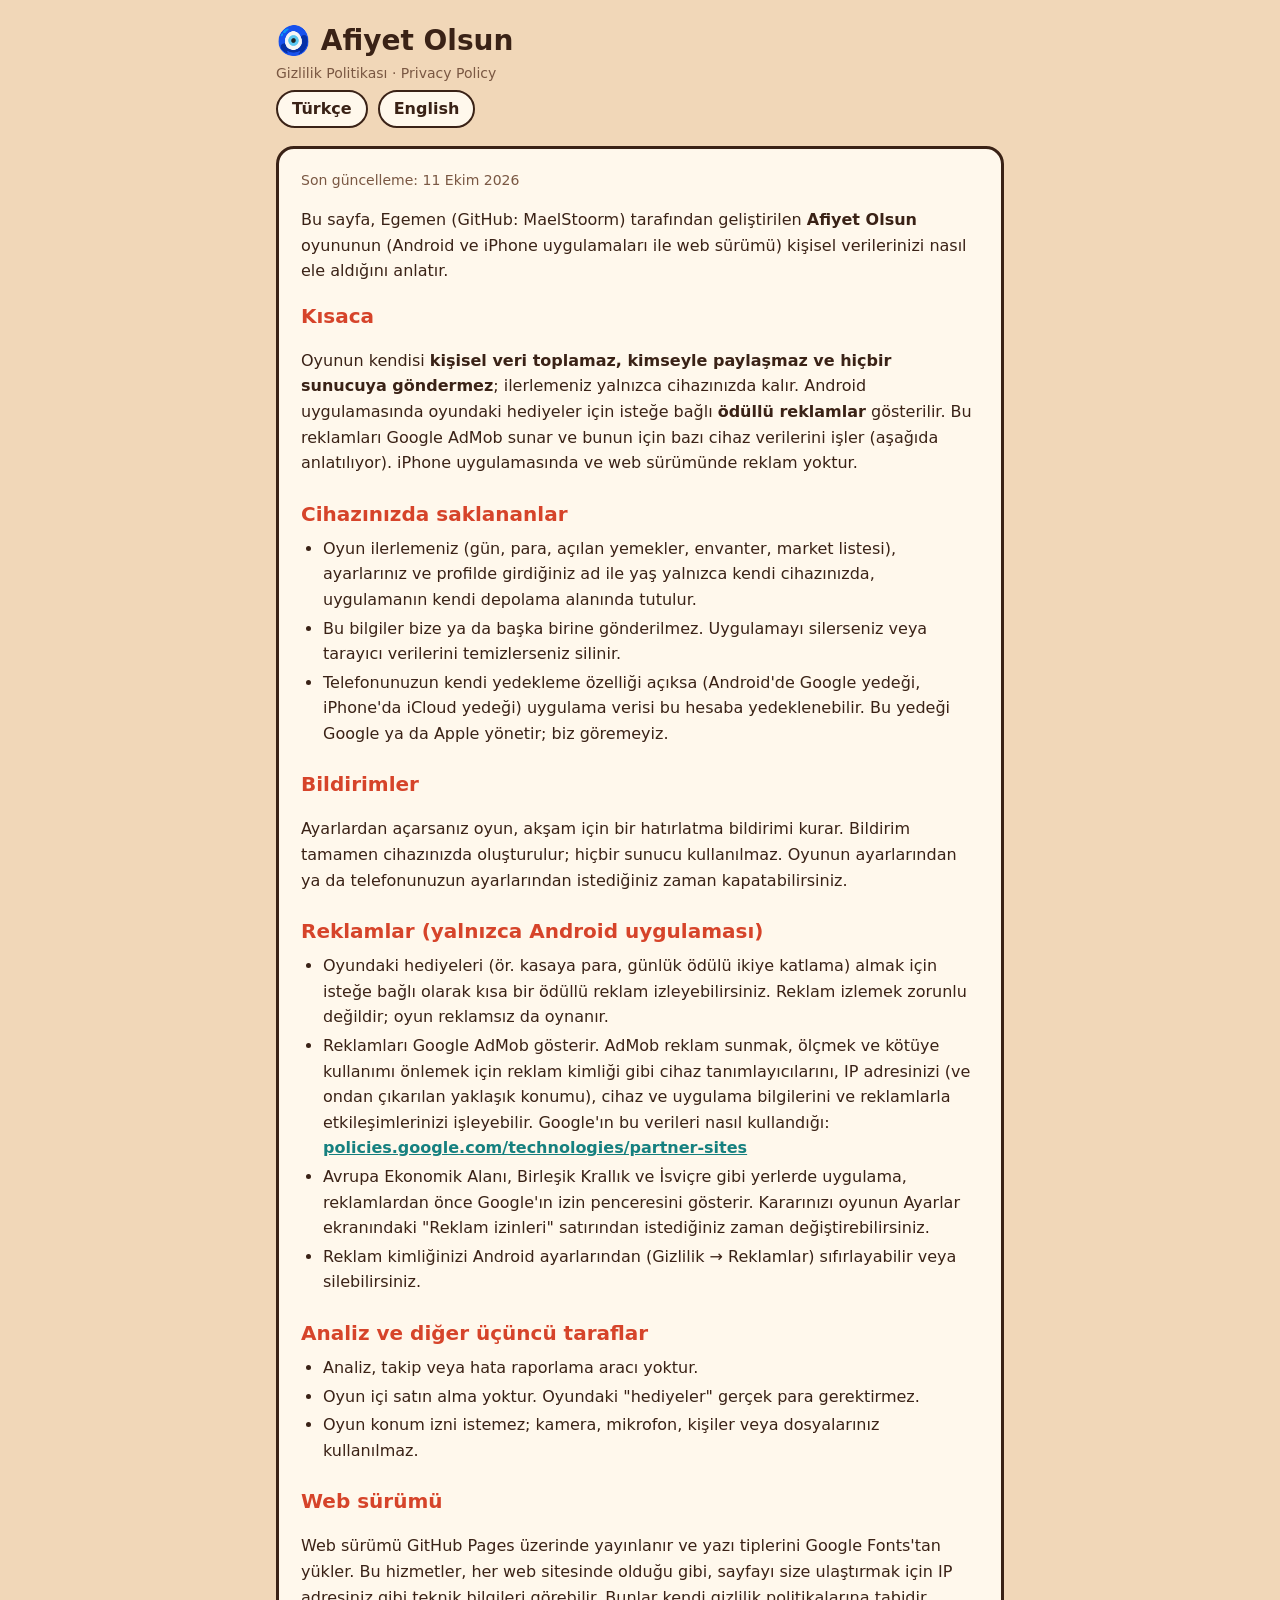
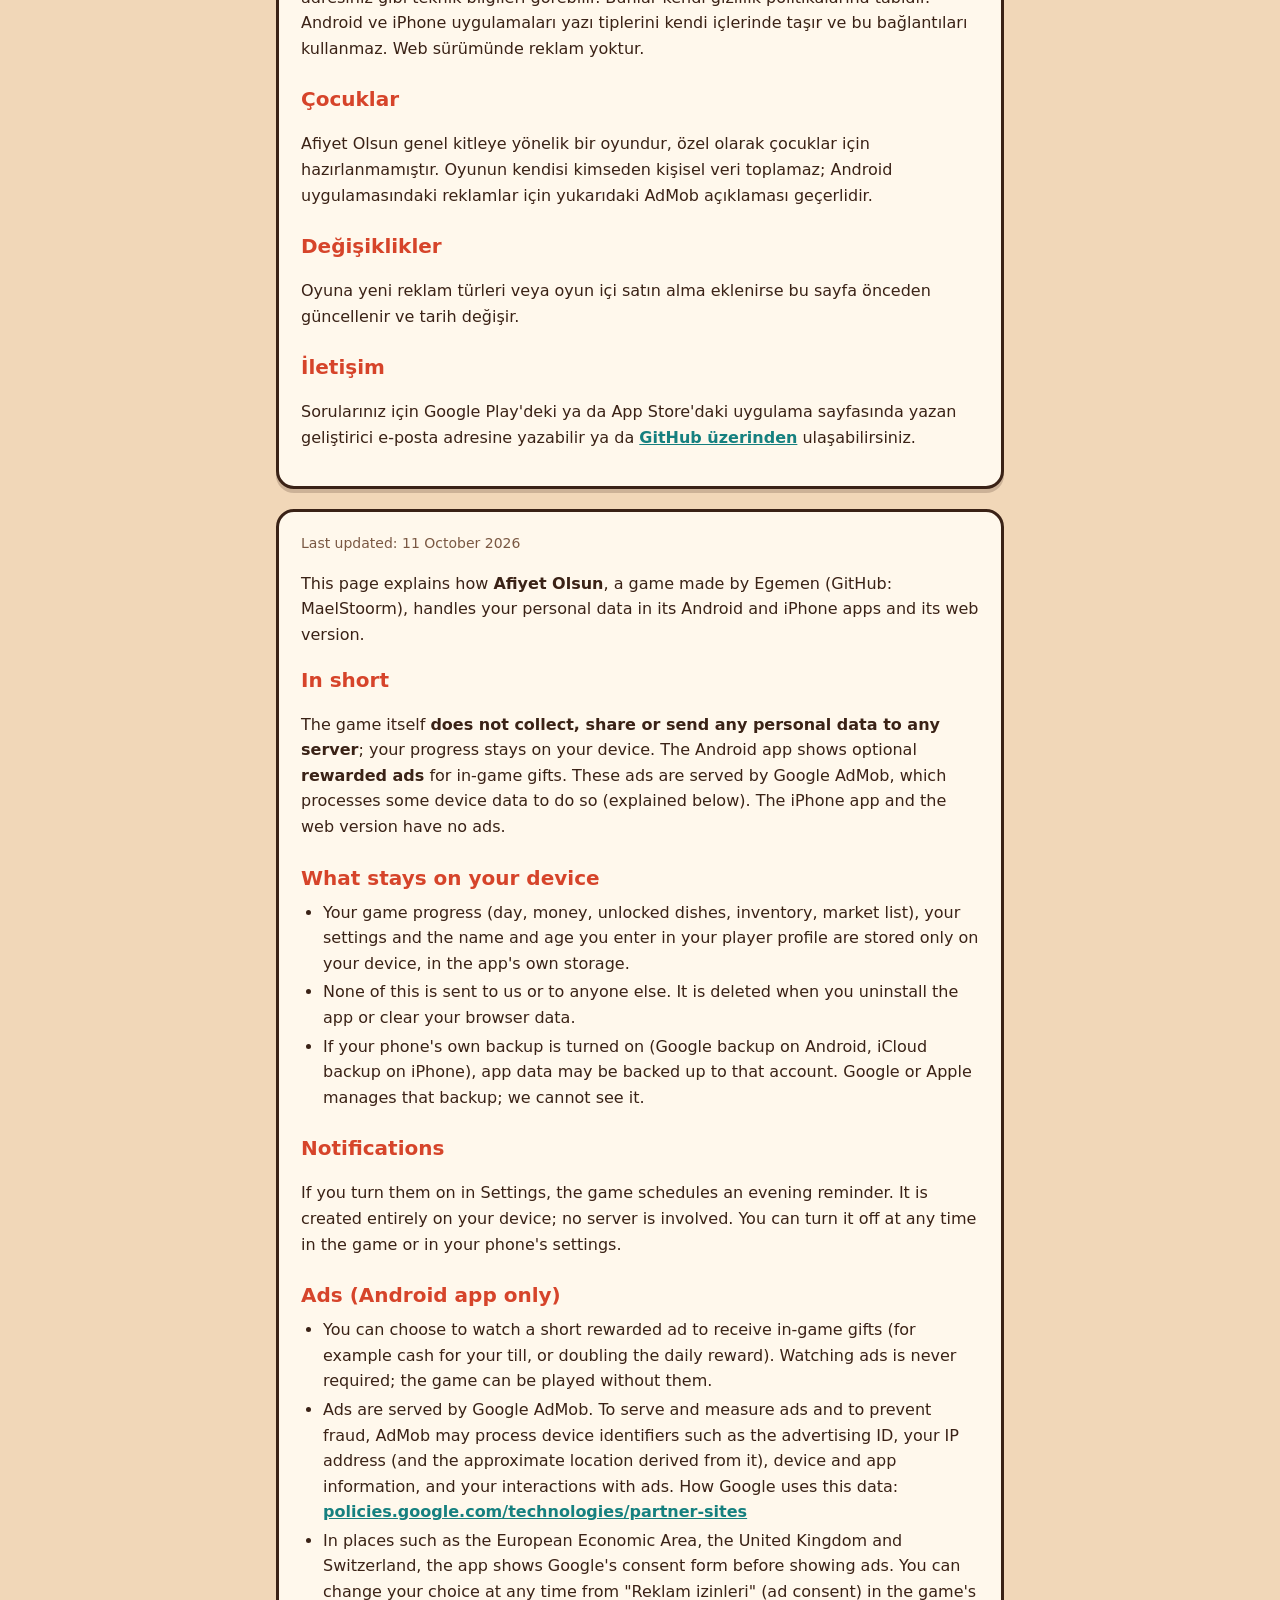
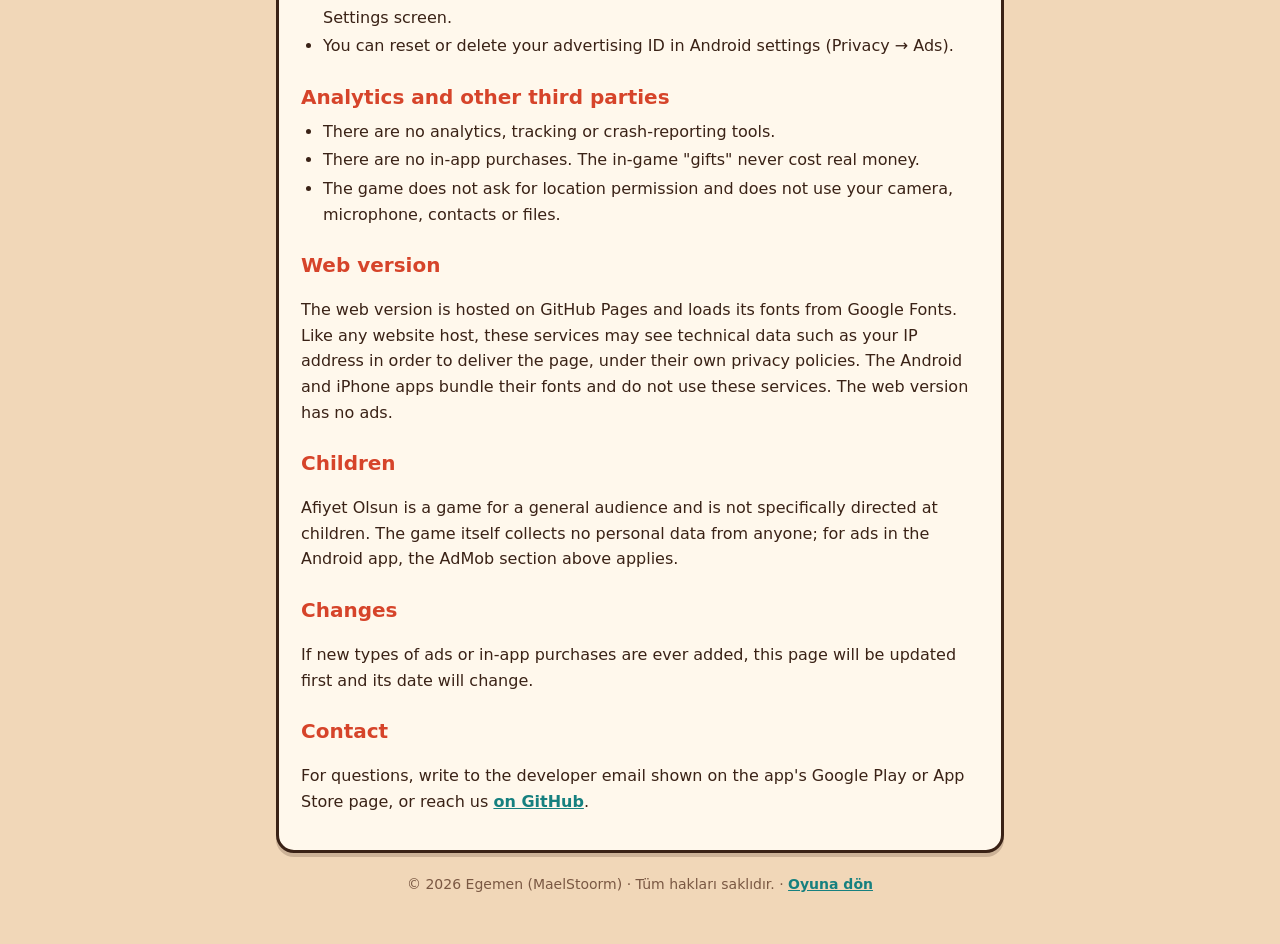
<file: gizlilik.html>
<!doctype html>
<html lang="tr">
<head>
<meta charset="utf-8">
<meta name="viewport" content="width=device-width, initial-scale=1">
<title>Afiyet Olsun · Gizlilik Politikası</title>
<meta name="author" content="Egemen (MaelStoorm)">
<meta name="copyright" content="© 2026 Egemen (MaelStoorm). Tüm hakları saklıdır.">
<link rel="icon" href="icon-192.png">
<style>
:root{--bg:#f1d7b8;--paper:#fff8ec;--ink:#3a2216;--ink-soft:#7a5843;--tomato:#d6442a;--cini:#16807f;--line:#e6ceae;color-scheme:light}
*{box-sizing:border-box}
body{margin:0;background:var(--bg);color:var(--ink);font:16px/1.6 "Nunito",system-ui,-apple-system,"Segoe UI",sans-serif}
main{max-width:760px;margin:0 auto;padding:24px 16px 48px}
.card{background:var(--paper);border:3px solid var(--ink);border-radius:18px;padding:20px 22px;margin:0 0 20px;box-shadow:0 4px 0 rgba(58,34,22,.2)}
h1{font-size:28px;line-height:1.2;margin:0 0 4px}
h2{font-size:20px;margin:22px 0 6px;color:var(--tomato)}
h2:first-of-type{margin-top:8px}
.sub{color:var(--ink-soft);margin:0 0 6px;font-size:14px}
ul{padding-left:22px;margin:6px 0}
li{margin:3px 0}
a{color:var(--cini);font-weight:700}
.lang{display:flex;gap:10px;margin:0 0 18px}
.lang a{background:var(--paper);border:2px solid var(--ink);border-radius:99px;padding:4px 14px;text-decoration:none;color:var(--ink)}
footer{color:var(--ink-soft);font-size:14px;text-align:center}
</style>
</head>
<body>
<main>
<header>
  <h1>🧿 Afiyet Olsun</h1>
  <p class="sub">Gizlilik Politikası · Privacy Policy</p>
  <nav class="lang"><a href="#tr">Türkçe</a><a href="#en">English</a></nav>
</header>

<section class="card" id="tr" lang="tr">
  <p class="sub">Son güncelleme: 11 Ekim 2026</p>
  <p>Bu sayfa, Egemen (GitHub: MaelStoorm) tarafından geliştirilen <strong>Afiyet Olsun</strong> oyununun (Android ve iPhone uygulamaları ile web sürümü) kişisel verilerinizi nasıl ele aldığını anlatır.</p>

  <h2>Kısaca</h2>
  <p>Oyunun kendisi <strong>kişisel veri toplamaz, kimseyle paylaşmaz ve hiçbir sunucuya göndermez</strong>; ilerlemeniz yalnızca cihazınızda kalır. Android uygulamasında oyundaki hediyeler için isteğe bağlı <strong>ödüllü reklamlar</strong> gösterilir. Bu reklamları Google AdMob sunar ve bunun için bazı cihaz verilerini işler (aşağıda anlatılıyor). iPhone uygulamasında ve web sürümünde reklam yoktur.</p>

  <h2>Cihazınızda saklananlar</h2>
  <ul>
    <li>Oyun ilerlemeniz (gün, para, açılan yemekler, envanter, market listesi), ayarlarınız ve profilde girdiğiniz ad ile yaş yalnızca kendi cihazınızda, uygulamanın kendi depolama alanında tutulur.</li>
    <li>Bu bilgiler bize ya da başka birine gönderilmez. Uygulamayı silerseniz veya tarayıcı verilerini temizlerseniz silinir.</li>
    <li>Telefonunuzun kendi yedekleme özelliği açıksa (Android'de Google yedeği, iPhone'da iCloud yedeği) uygulama verisi bu hesaba yedeklenebilir. Bu yedeği Google ya da Apple yönetir; biz göremeyiz.</li>
  </ul>

  <h2>Bildirimler</h2>
  <p>Ayarlardan açarsanız oyun, akşam için bir hatırlatma bildirimi kurar. Bildirim tamamen cihazınızda oluşturulur; hiçbir sunucu kullanılmaz. Oyunun ayarlarından ya da telefonunuzun ayarlarından istediğiniz zaman kapatabilirsiniz.</p>

  <h2>Reklamlar (yalnızca Android uygulaması)</h2>
  <ul>
    <li>Oyundaki hediyeleri (ör. kasaya para, günlük ödülü ikiye katlama) almak için isteğe bağlı olarak kısa bir ödüllü reklam izleyebilirsiniz. Reklam izlemek zorunlu değildir; oyun reklamsız da oynanır.</li>
    <li>Reklamları Google AdMob gösterir. AdMob reklam sunmak, ölçmek ve kötüye kullanımı önlemek için reklam kimliği gibi cihaz tanımlayıcılarını, IP adresinizi (ve ondan çıkarılan yaklaşık konumu), cihaz ve uygulama bilgilerini ve reklamlarla etkileşimlerinizi işleyebilir. Google'ın bu verileri nasıl kullandığı: <a href="https://policies.google.com/technologies/partner-sites">policies.google.com/technologies/partner-sites</a></li>
    <li>Avrupa Ekonomik Alanı, Birleşik Krallık ve İsviçre gibi yerlerde uygulama, reklamlardan önce Google'ın izin penceresini gösterir. Kararınızı oyunun Ayarlar ekranındaki "Reklam izinleri" satırından istediğiniz zaman değiştirebilirsiniz.</li>
    <li>Reklam kimliğinizi Android ayarlarından (Gizlilik → Reklamlar) sıfırlayabilir veya silebilirsiniz.</li>
  </ul>

  <h2>Analiz ve diğer üçüncü taraflar</h2>
  <ul>
    <li>Analiz, takip veya hata raporlama aracı yoktur.</li>
    <li>Oyun içi satın alma yoktur. Oyundaki "hediyeler" gerçek para gerektirmez.</li>
    <li>Oyun konum izni istemez; kamera, mikrofon, kişiler veya dosyalarınız kullanılmaz.</li>
  </ul>

  <h2>Web sürümü</h2>
  <p>Web sürümü GitHub Pages üzerinde yayınlanır ve yazı tiplerini Google Fonts'tan yükler. Bu hizmetler, her web sitesinde olduğu gibi, sayfayı size ulaştırmak için IP adresiniz gibi teknik bilgileri görebilir. Bunlar kendi gizlilik politikalarına tabidir. Android ve iPhone uygulamaları yazı tiplerini kendi içlerinde taşır ve bu bağlantıları kullanmaz. Web sürümünde reklam yoktur.</p>

  <h2>Çocuklar</h2>
  <p>Afiyet Olsun genel kitleye yönelik bir oyundur, özel olarak çocuklar için hazırlanmamıştır. Oyunun kendisi kimseden kişisel veri toplamaz; Android uygulamasındaki reklamlar için yukarıdaki AdMob açıklaması geçerlidir.</p>

  <h2>Değişiklikler</h2>
  <p>Oyuna yeni reklam türleri veya oyun içi satın alma eklenirse bu sayfa önceden güncellenir ve tarih değişir.</p>

  <h2>İletişim</h2>
  <p>Sorularınız için Google Play'deki ya da App Store'daki uygulama sayfasında yazan geliştirici e-posta adresine yazabilir ya da <a href="https://github.com/MaelStoorm/afiyet-olsun/issues">GitHub üzerinden</a> ulaşabilirsiniz.</p>
</section>

<section class="card" id="en" lang="en">
  <p class="sub">Last updated: 11 October 2026</p>
  <p>This page explains how <strong>Afiyet Olsun</strong>, a game made by Egemen (GitHub: MaelStoorm), handles your personal data in its Android and iPhone apps and its web version.</p>

  <h2>In short</h2>
  <p>The game itself <strong>does not collect, share or send any personal data to any server</strong>; your progress stays on your device. The Android app shows optional <strong>rewarded ads</strong> for in-game gifts. These ads are served by Google AdMob, which processes some device data to do so (explained below). The iPhone app and the web version have no ads.</p>

  <h2>What stays on your device</h2>
  <ul>
    <li>Your game progress (day, money, unlocked dishes, inventory, market list), your settings and the name and age you enter in your player profile are stored only on your device, in the app's own storage.</li>
    <li>None of this is sent to us or to anyone else. It is deleted when you uninstall the app or clear your browser data.</li>
    <li>If your phone's own backup is turned on (Google backup on Android, iCloud backup on iPhone), app data may be backed up to that account. Google or Apple manages that backup; we cannot see it.</li>
  </ul>

  <h2>Notifications</h2>
  <p>If you turn them on in Settings, the game schedules an evening reminder. It is created entirely on your device; no server is involved. You can turn it off at any time in the game or in your phone's settings.</p>

  <h2>Ads (Android app only)</h2>
  <ul>
    <li>You can choose to watch a short rewarded ad to receive in-game gifts (for example cash for your till, or doubling the daily reward). Watching ads is never required; the game can be played without them.</li>
    <li>Ads are served by Google AdMob. To serve and measure ads and to prevent fraud, AdMob may process device identifiers such as the advertising ID, your IP address (and the approximate location derived from it), device and app information, and your interactions with ads. How Google uses this data: <a href="https://policies.google.com/technologies/partner-sites">policies.google.com/technologies/partner-sites</a></li>
    <li>In places such as the European Economic Area, the United Kingdom and Switzerland, the app shows Google's consent form before showing ads. You can change your choice at any time from "Reklam izinleri" (ad consent) in the game's Settings screen.</li>
    <li>You can reset or delete your advertising ID in Android settings (Privacy → Ads).</li>
  </ul>

  <h2>Analytics and other third parties</h2>
  <ul>
    <li>There are no analytics, tracking or crash-reporting tools.</li>
    <li>There are no in-app purchases. The in-game "gifts" never cost real money.</li>
    <li>The game does not ask for location permission and does not use your camera, microphone, contacts or files.</li>
  </ul>

  <h2>Web version</h2>
  <p>The web version is hosted on GitHub Pages and loads its fonts from Google Fonts. Like any website host, these services may see technical data such as your IP address in order to deliver the page, under their own privacy policies. The Android and iPhone apps bundle their fonts and do not use these services. The web version has no ads.</p>

  <h2>Children</h2>
  <p>Afiyet Olsun is a game for a general audience and is not specifically directed at children. The game itself collects no personal data from anyone; for ads in the Android app, the AdMob section above applies.</p>

  <h2>Changes</h2>
  <p>If new types of ads or in-app purchases are ever added, this page will be updated first and its date will change.</p>

  <h2>Contact</h2>
  <p>For questions, write to the developer email shown on the app's Google Play or App Store page, or reach us <a href="https://github.com/MaelStoorm/afiyet-olsun/issues">on GitHub</a>.</p>
</section>

<footer>© 2026 Egemen (MaelStoorm) · Tüm hakları saklıdır. · <a href="./">Oyuna dön</a></footer>
</main>
</body>
</html>
</file>
